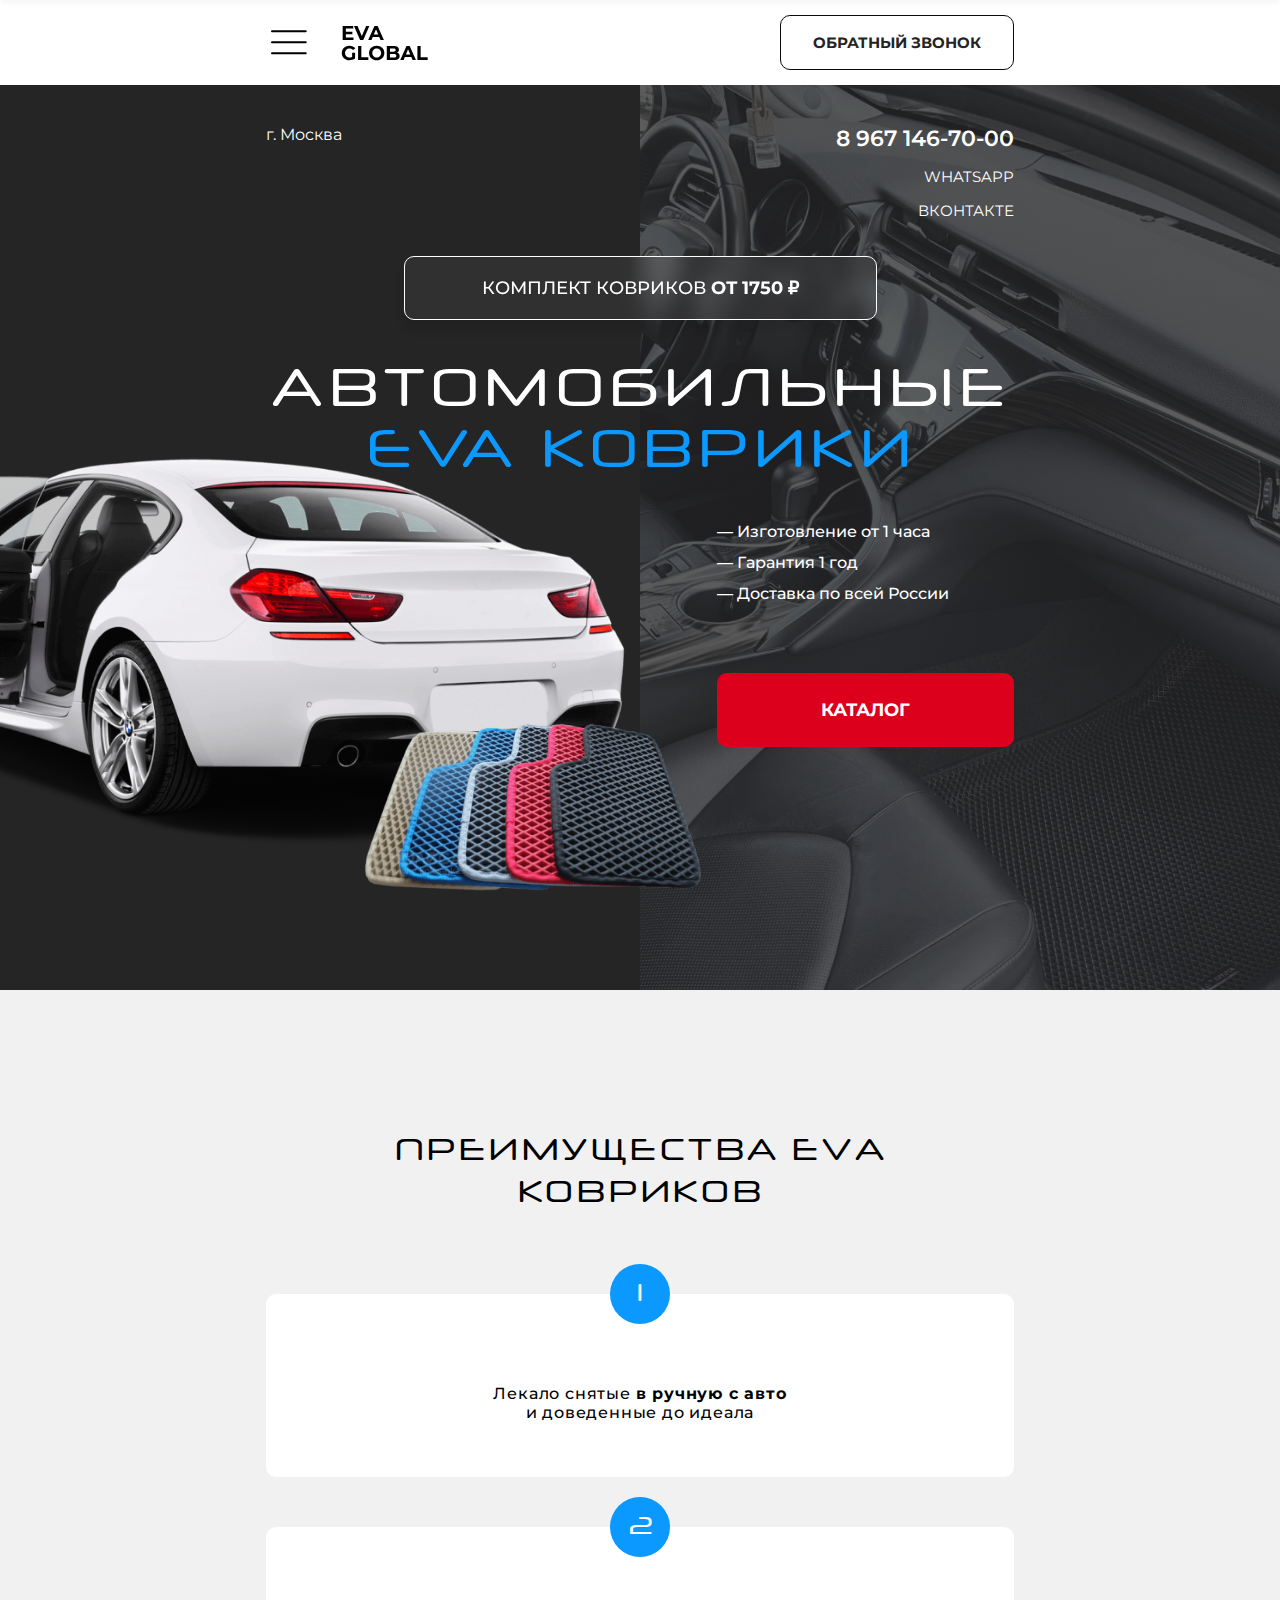
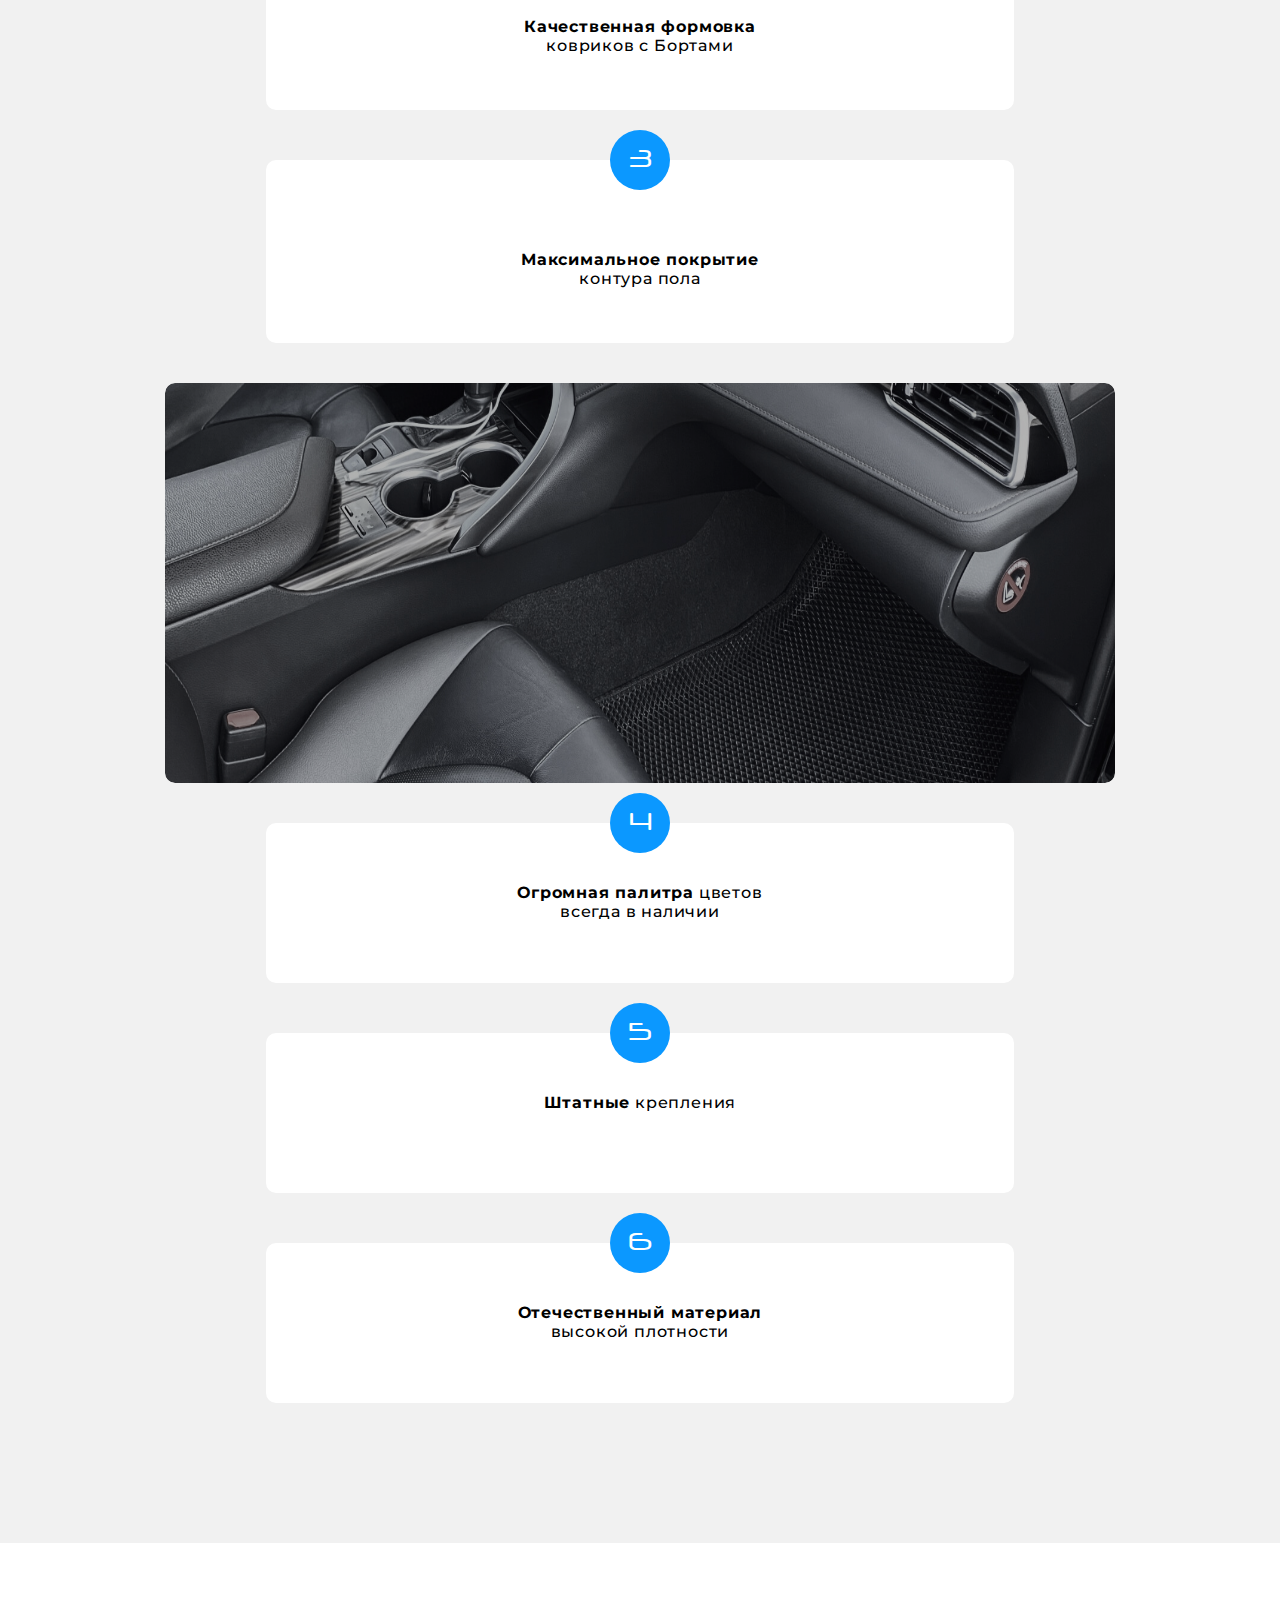
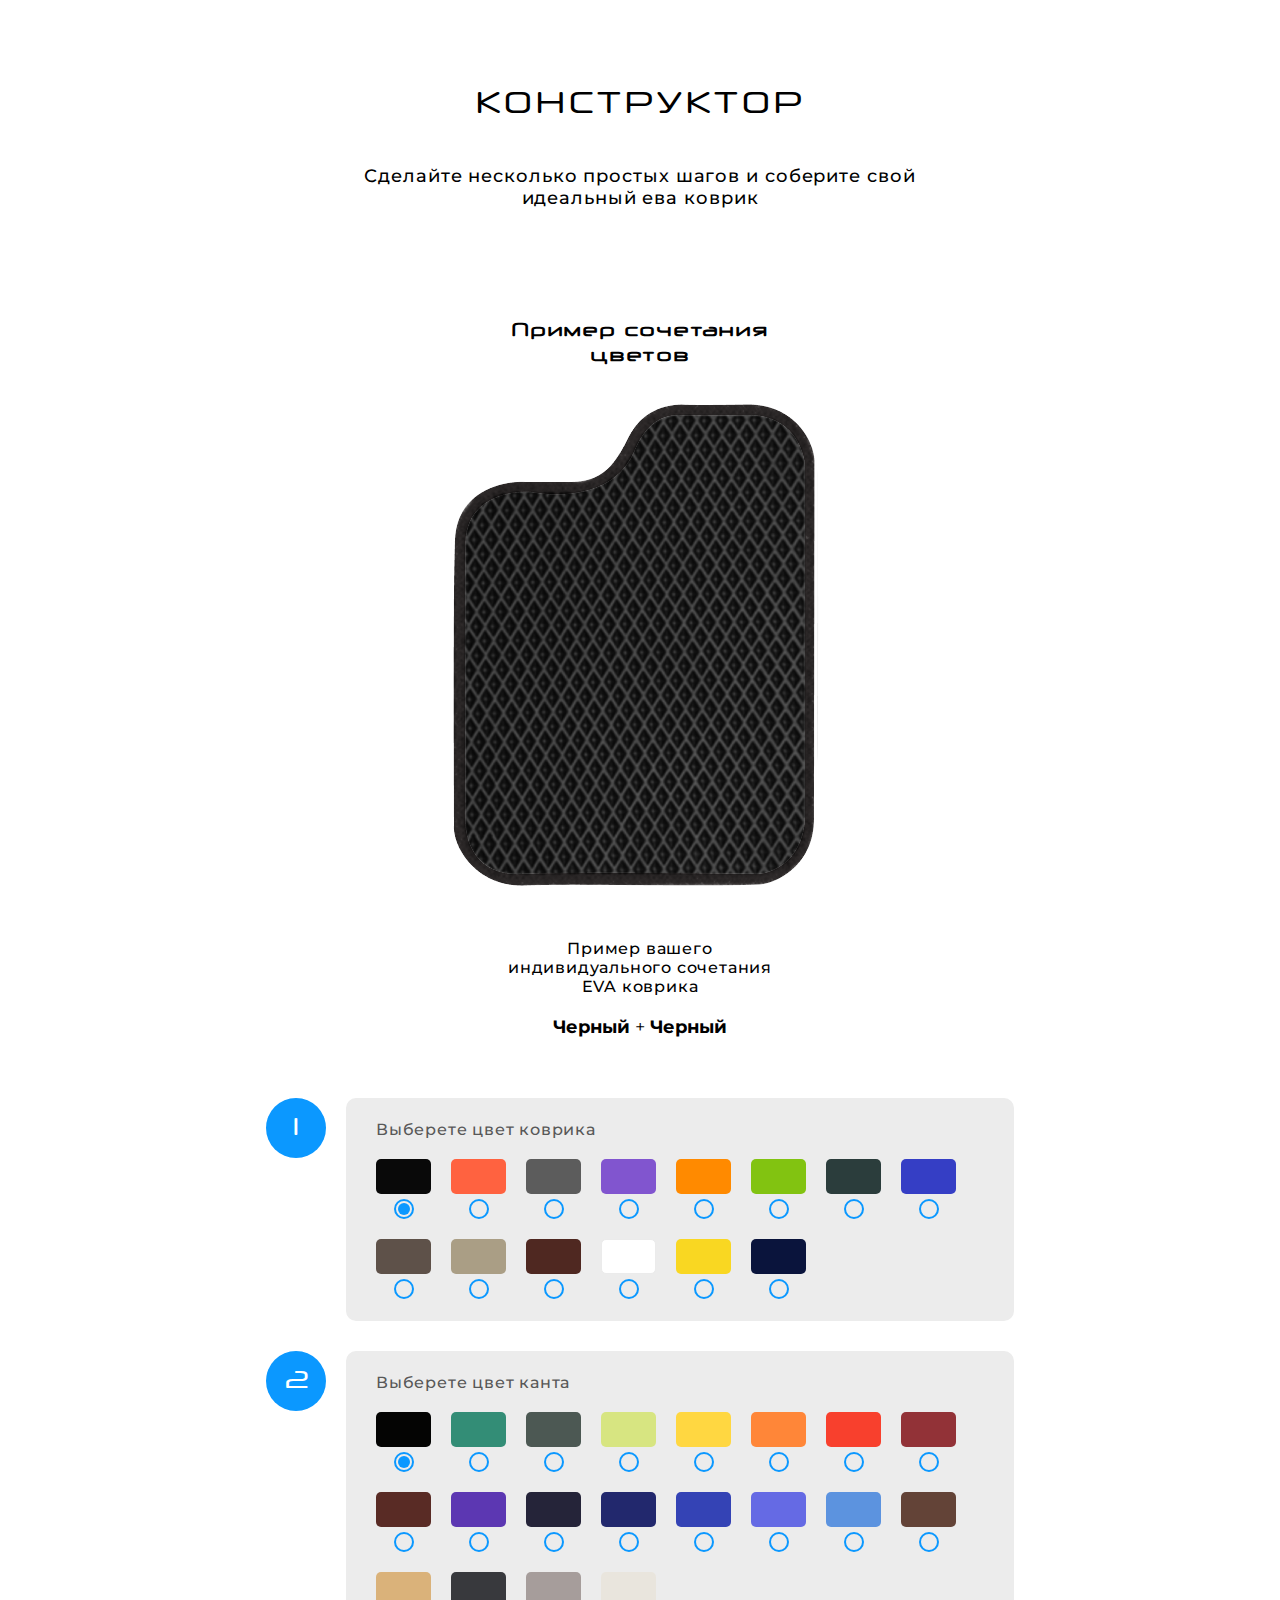
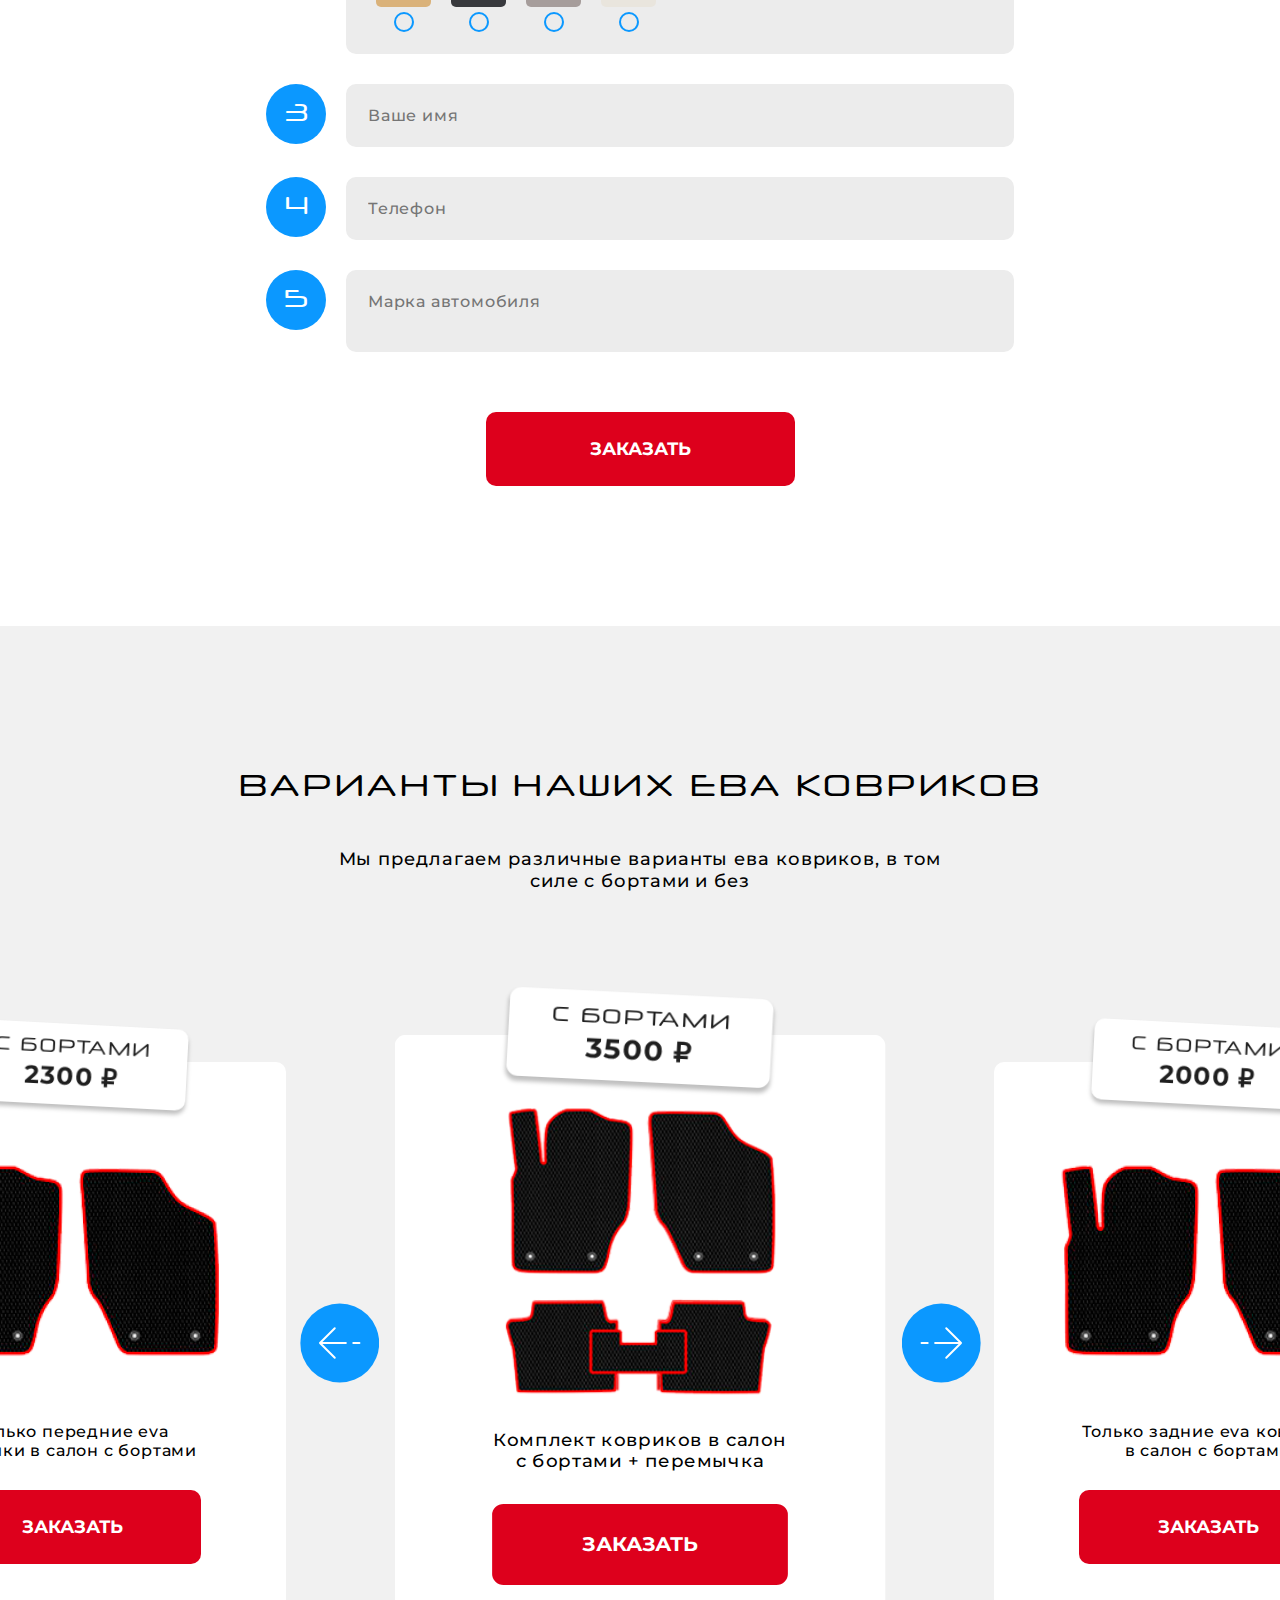
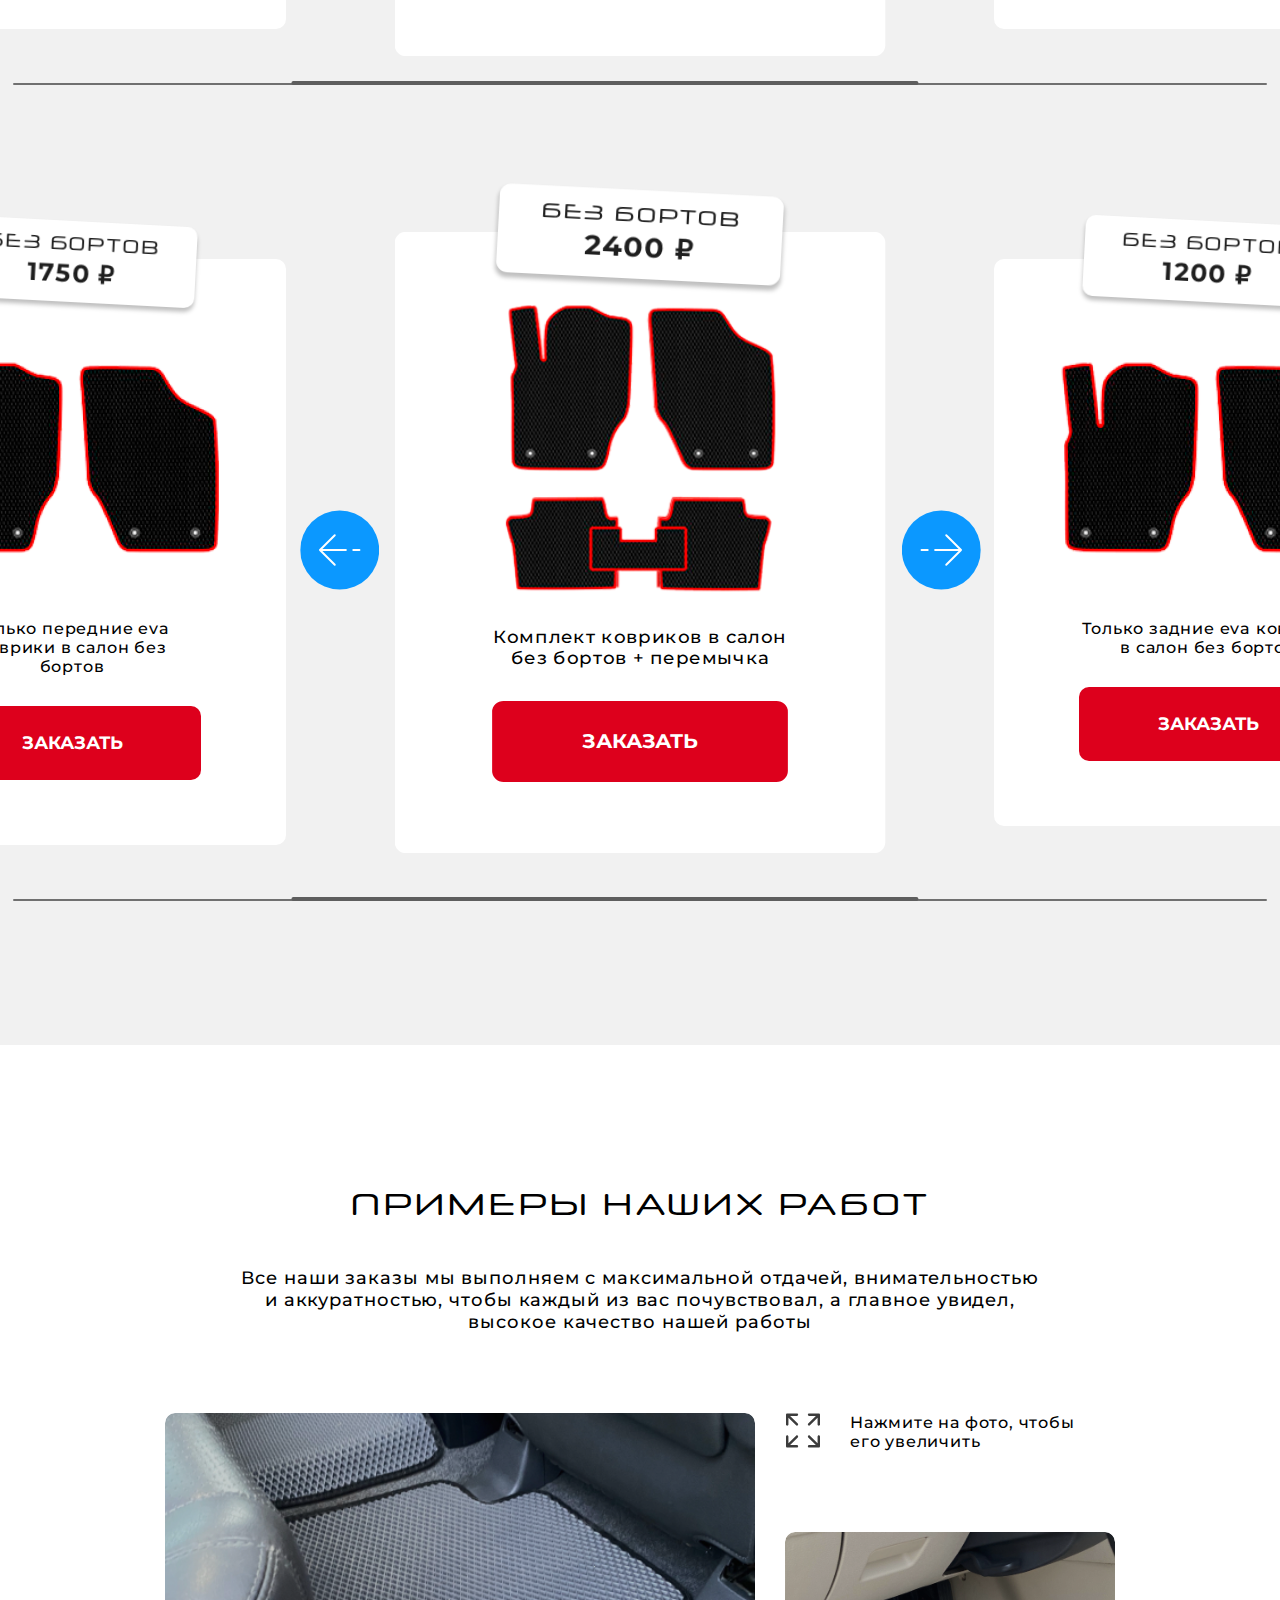
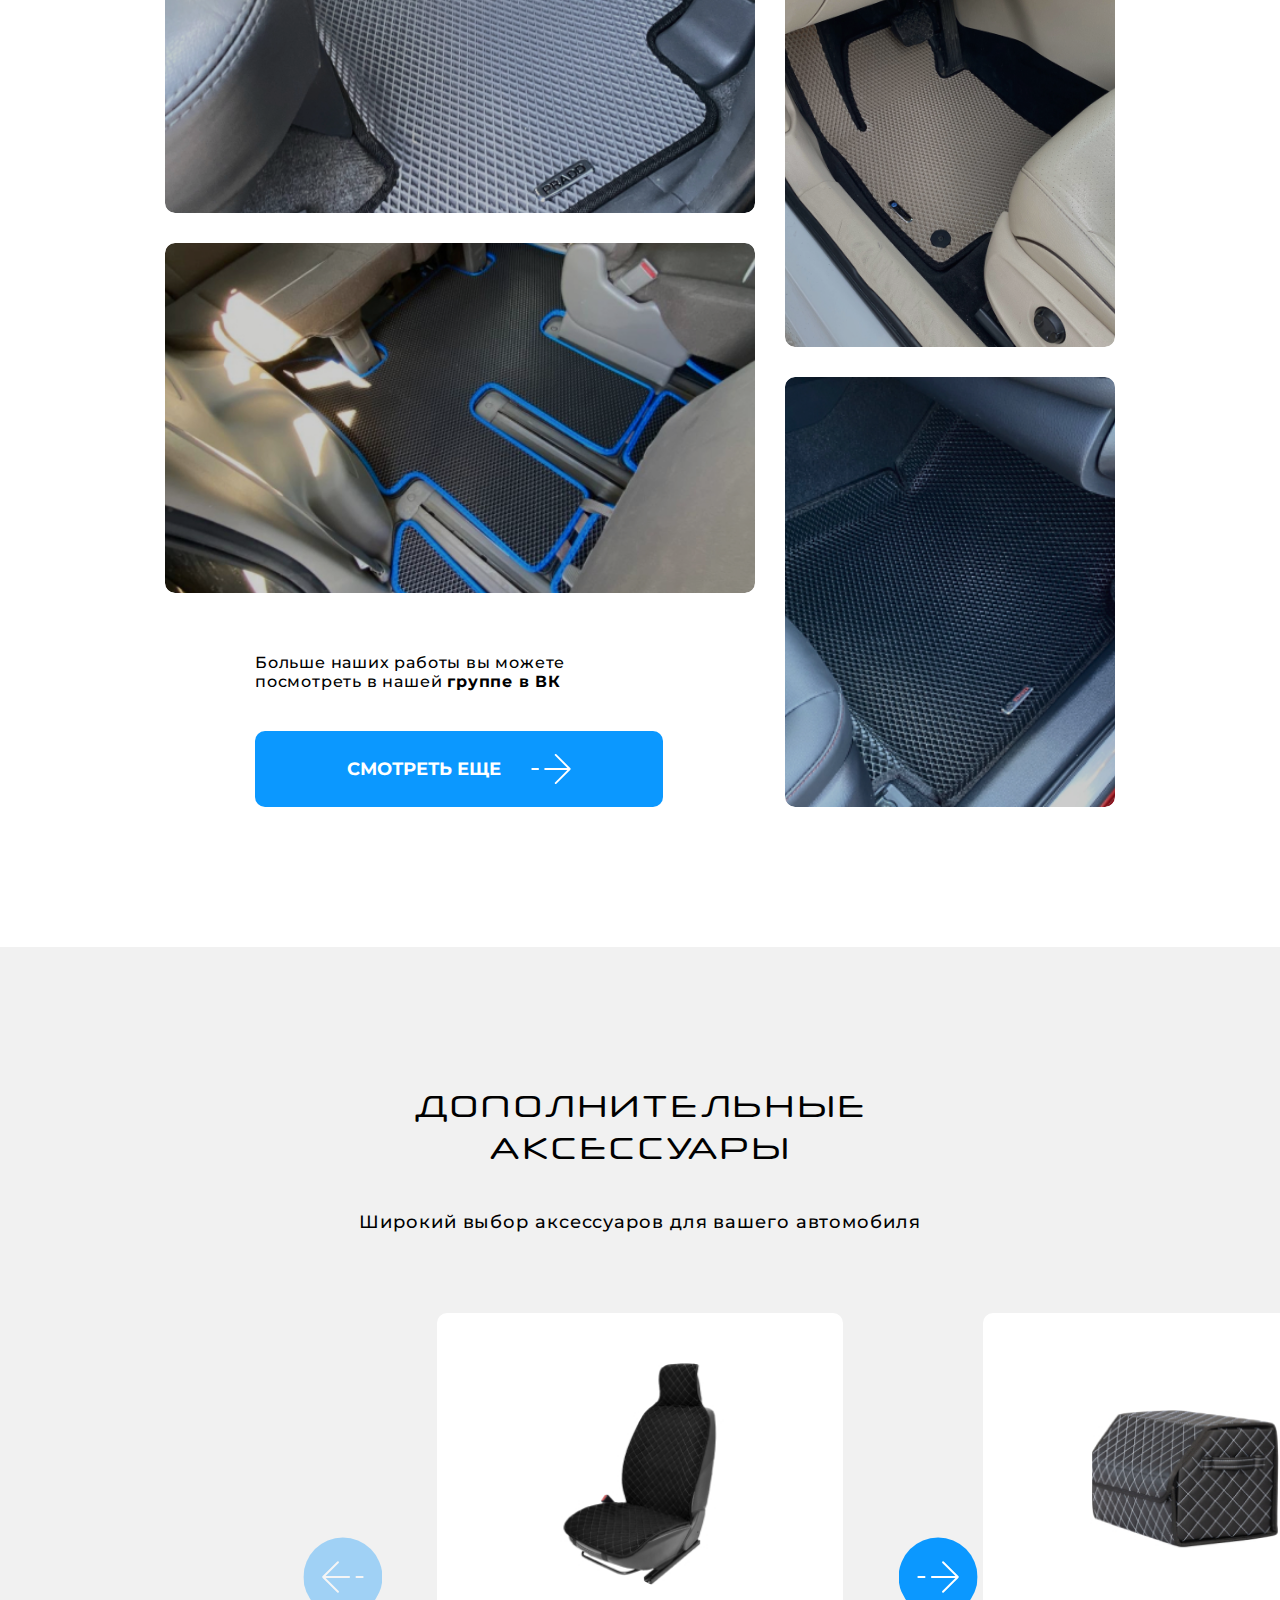
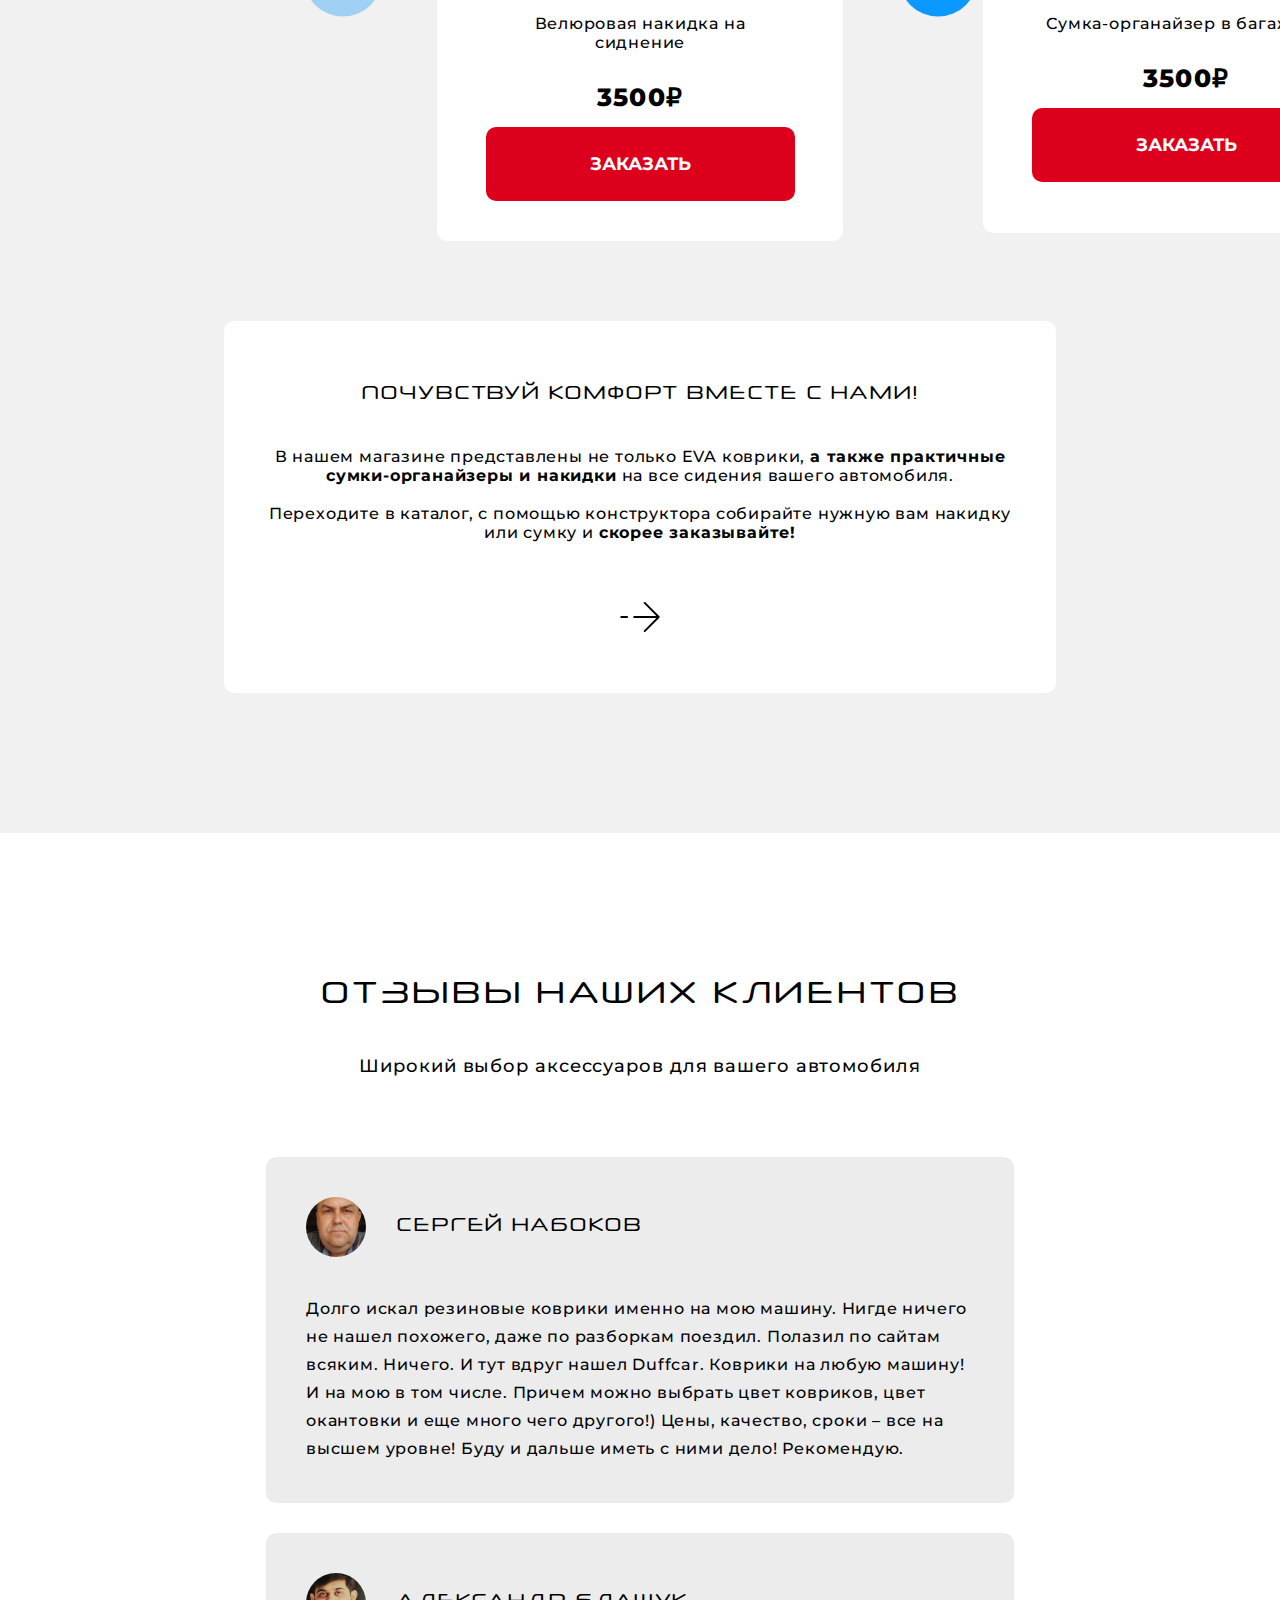
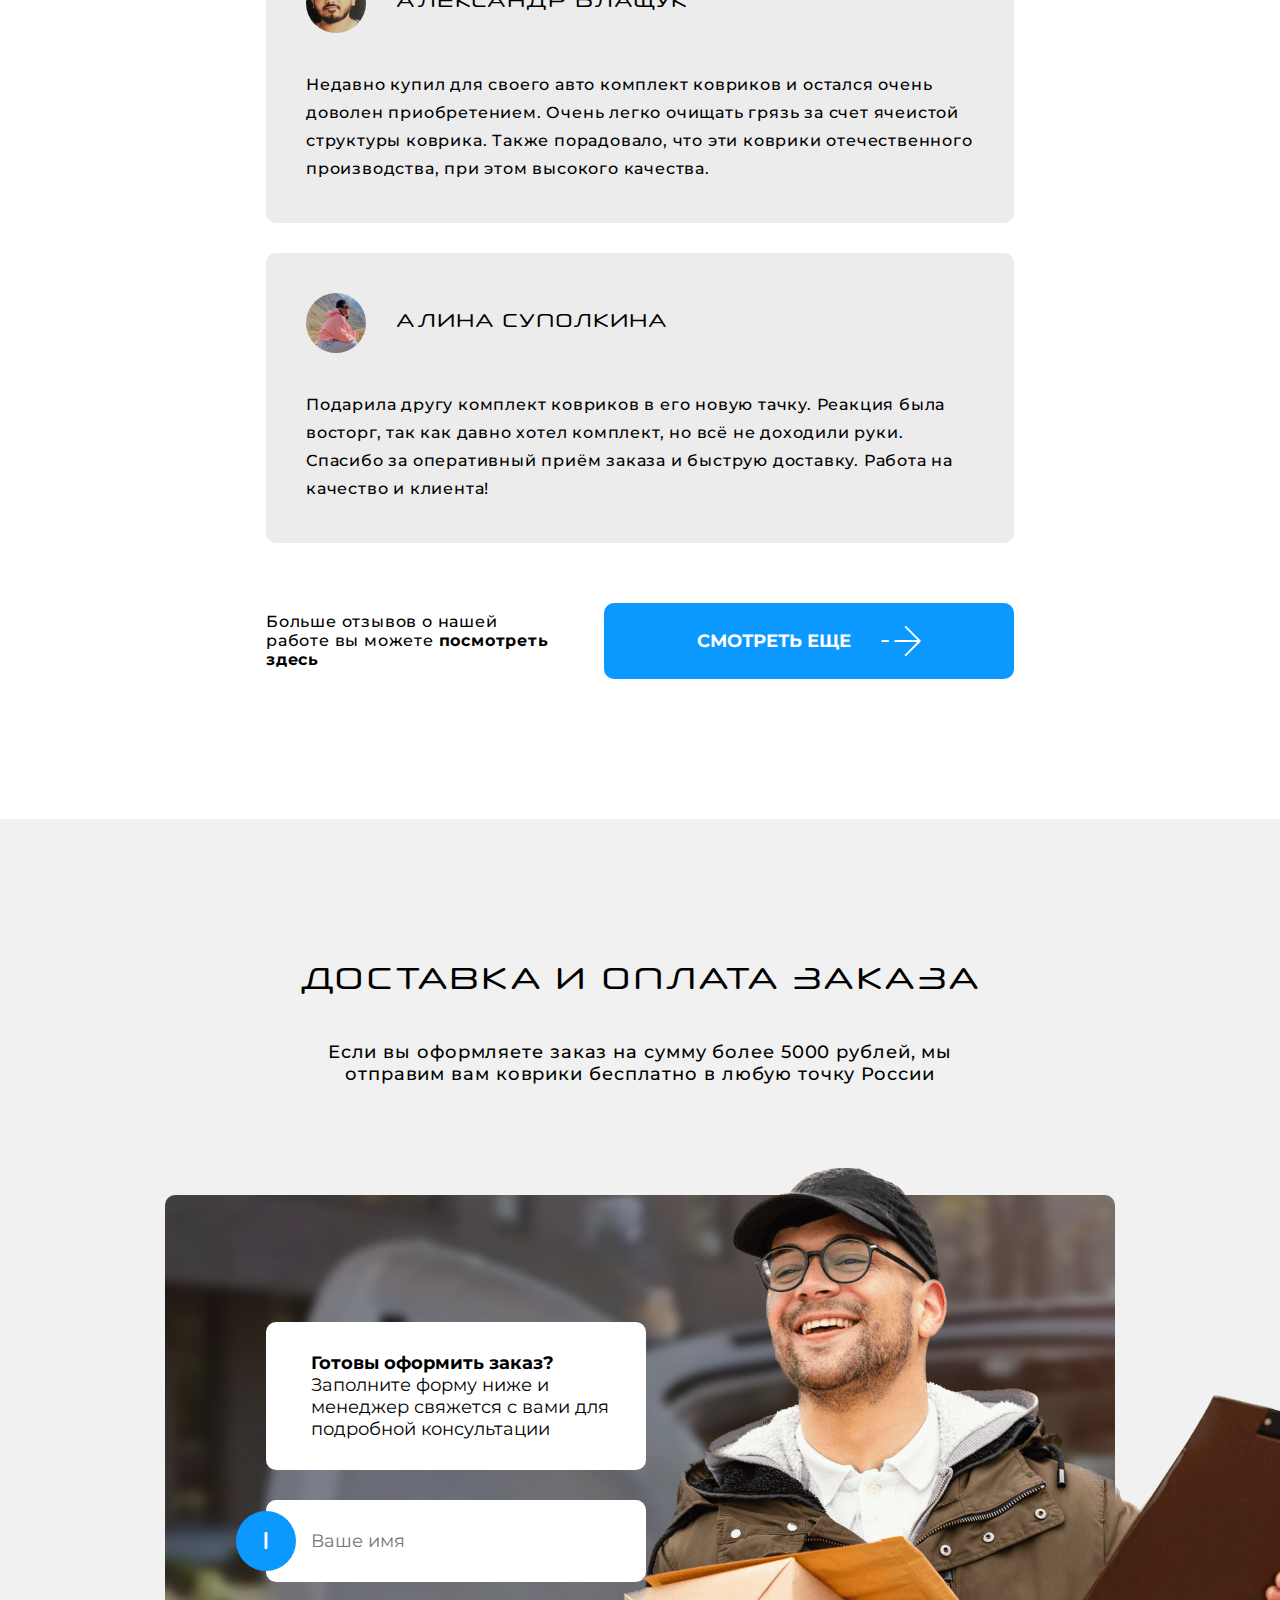
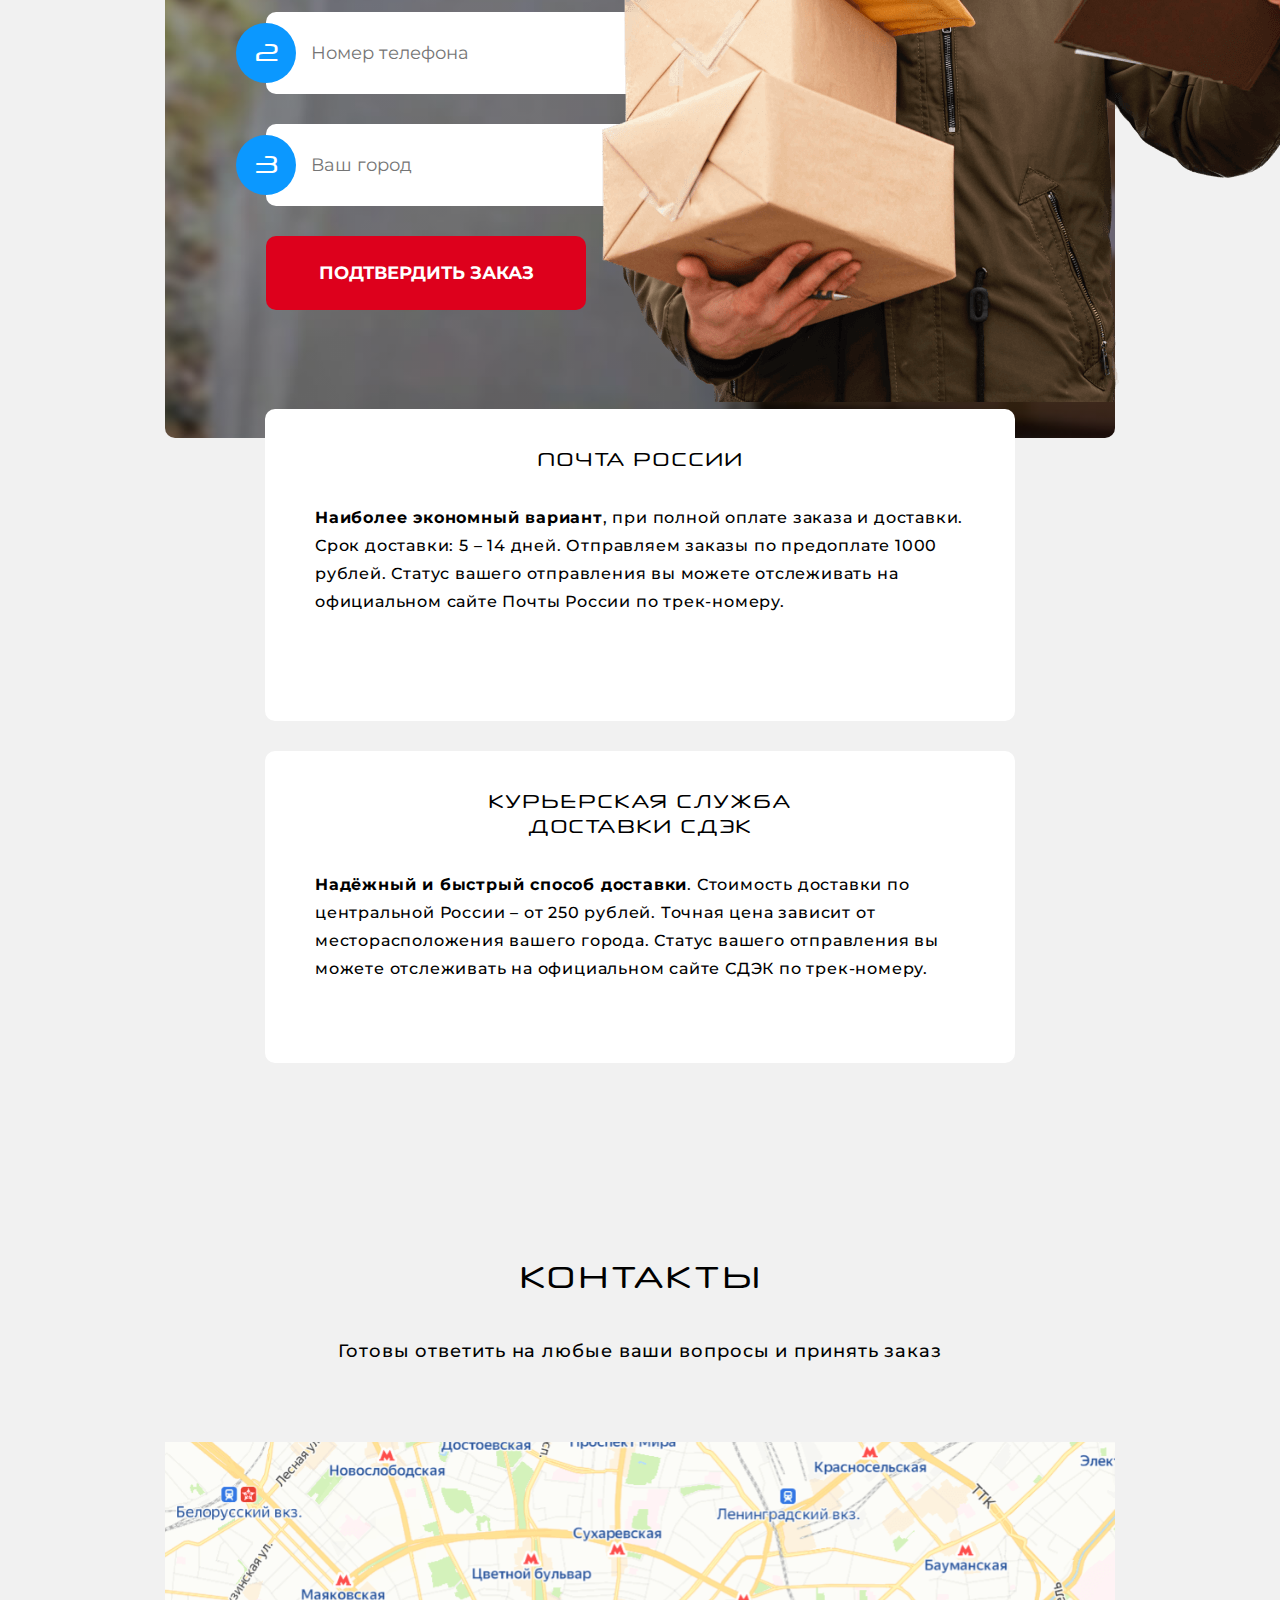
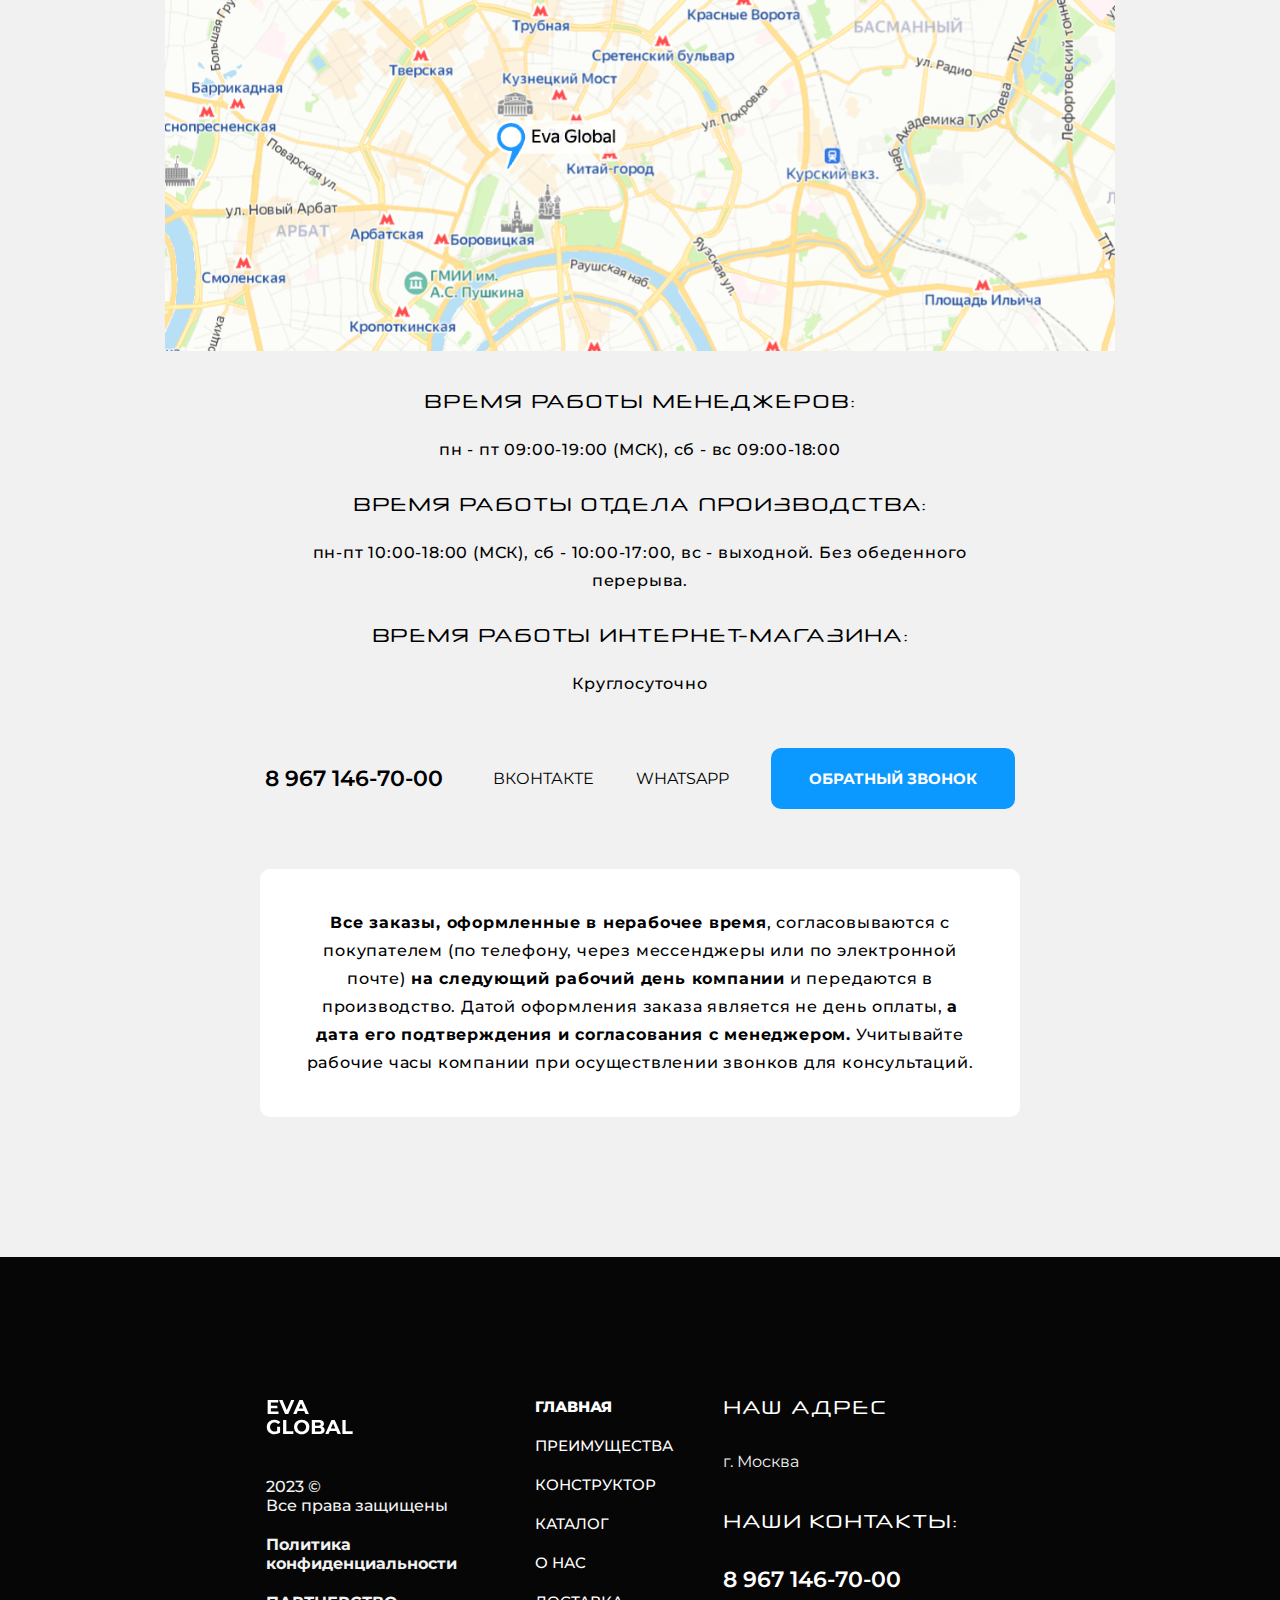
<file: index.html>
<!DOCTYPE html>
<html lang="ru">
<head>
    <meta charset="UTF-8">
    <meta name="viewport" content="width=device-width, initial-scale=1.0">
    <title>Eva Global - автомобильные EVA Коврики</title>
    
    <!-- swiper-js slider  -->
    <link rel="stylesheet" href="css/swiper-bundle.min.css"/>

    <!-- main css files  -->
    <link rel="stylesheet" href="css/reset.css">
    <link rel="stylesheet" href="css/style.css">
    <link rel="stylesheet" href="css/flexibility.css">

    <!-- favicon  -->
    <link rel="shortcut icon" href="favicon-32x32.ico" type="image/x-icon">
</head>
<body>
    <!-- Мобильное меню  -->
    <div class="mobile-menu">
        <div class="mobile-menu__column mobile-menu__column_one">
            <a href="index.html" class="mobile-menu__column_one__item active">главная</a>
            <a href="index.html#benefits" class="mobile-menu__column_one__item menu-item">преимущества</a>
            <a href="index.html#constructor" class="mobile-menu__column_one__item menu-item">конструктор</a>
            <a href="catalog.html" class="mobile-menu__column_one__item">каталог</a>
            <a href="index.html#prices" class="mobile-menu__column_one__item menu-item">цены</a>

            <a href="about.html" class="mobile-menu__column_one__item">о нас</a>
            <a href="index.html#delivery-payments" class="mobile-menu__column_one__item menu-item">доставка</a>
            <a href="index.html#contacts" class="mobile-menu__column_one__item menu-item">контакты</a>
            <a href="catalog.html" class="mobile-menu__column_one__item menu-item _red">распродажа</a>
        </div>
        <div class="mobile-menu__column mobile-menu__column_two">
            <a href="tel:89671467000" class="mobile-menu__column_two__tel">8 967 146-70-00</a>
            <a href="#" class="mobile-menu__column_two__link">вконтакте</a>
            <a href="#" class="mobile-menu__column_two__link">whatsapp</a>
            <a href="index.html#contacts" class="mobile-menu__column_two__more-soc menu-item">еще контакты</a>
        </div>
        <div class="mobile-menu__column mobile-menu__column_three">
            <p class="mobile-menu__column_three__city">г. Москва</p>
        </div>
    </div>
    <!-- Кнопка скролла наверх для мобилок  -->
    <button id="scrollToTopButton" class="scroll-to-top-button"><img src="img/icons/arrow-top.svg" alt="&#8593;"></button>
    <!-- Фиксированная шапка  -->
    <div class="header fixed-header">
        <div class="container">
            <nav class="header-menu">
                <div class="header-menu__logo-and-menu-block">
                    <button class="mobile__btn">
                        <img src="img/icons/menu-burger-icon.svg" alt="Меню">
                    </button>
                    <a href="index.html" class="logo__link">
                        <img src="img/logo.svg" alt="Eva Global">
                    </a>
                    <button class="header__tel-link openModal">
                        <img src="img/icons/tel-icon.svg" alt="Позвонить">
                    </button>
                </div>
                <ul class="header-menu__list _desktop">
                    <li class="header-menu__list__item active"><a href="index.html">главная</a></li>
                    <li class="header-menu__list__item"><a class="menu-item" href="index.html#benefits">преимущества</a></li>
                    <li class="header-menu__list__item"><a class="menu-item" href="index.html#constructor">конструктор</a></li>
                    <li class="header-menu__list__item"><a href="catalog.html">каталог</a></li>
                    <li class="header-menu__list__item"><a class="menu-item" href="index.html#prices">цены</a></li>
                    <li class="header-menu__list__item"><a href="about.html">о нас</a></li>
                    <li class="header-menu__list__item"><a class="menu-item" href="index.html#delivery-payments">доставка</a></li>
                    <li class="header-menu__list__item _red"><a href="catalog.html">распродажа</a></li>
                </ul>
                <button class="header__btn openModal">обратный звонок</button>
            </nav>
        </div>
    </div>
    <!-- Статичная шапка  -->
    <header class="header static-header">
        <div class="container">
            <nav class="header-menu">
                <div class="header-menu__logo-and-menu-block">
                    <button class="mobile__btn">
                        <img src="img/icons/menu-burger-icon.svg" alt="Меню">
                    </button>
                    <a href="index.html" class="logo__link">
                        <img src="img/logo.svg" alt="Eva Global">
                    </a>
                    <button class="header__tel-link openModal">
                        <img src="img/icons/tel-icon.svg" alt="Позвонить">
                    </button>
                </div>
                <ul class="header-menu__list _desktop">
                    <li class="header-menu__list__item active"><a href="index.html">главная</a></li>
                    <li class="header-menu__list__item"><a class="menu-item" href="index.html#benefits">преимущества</a></li>
                    <li class="header-menu__list__item"><a class="menu-item" href="index.html#constructor">конструктор</a></li>
                    <li class="header-menu__list__item"><a href="catalog.html">каталог</a></li>
                    <li class="header-menu__list__item"><a class="menu-item" href="index.html#prices">цены</a></li>
                    <li class="header-menu__list__item"><a href="about.html">о нас</a></li>
                    <li class="header-menu__list__item"><a class="menu-item" href="index.html#delivery-payments">доставка</a></li>
                    <li class="header-menu__list__item _red"><a href="catalog.html">распродажа</a></li>
                </ul>
                <button class="header__btn openModal">обратный звонок</button>
            </nav>
        </div>
    </header>
    <section class="offer">
        <div class="container">
            <div class="offer-top offer-content">
                <p class="offer-top__address">г. Москва</p>
                <div class="offer-top__contacts">
                    <a href="#" class="offer-top__contacts__social-link">вконтакте</a>
                    <a href="#" class="offer-top__contacts__social-link">whatsapp</a>
                    <a href="tel:89671467000" class="offer-top__contacts__phone-link">8 967 146-70-00</a>
                    <a href="index.html#contacts" class="offer-top__contacts__more-social menu-item">еще контакты</a>
                </div>
            </div>
            <div class="offer-main offer-content">
                <div class="offer-main__usp-item">комплект ковриков <strong>от 1750 ₽</strong></div>
                <h1 class="offer-main__title">автомобильные<br><span class="span-blue">EVA Коврики</span></h1>
                <div class="offer-main__usp-wrap">
                    <div class="offer-main__usp-wrap__block__container">
                        <div class="offer-main__usp-wrap__block">
                            <span class="offer-main__usp-wrap__block__item">—  Изготовление от 1 часа</span>
                            <span class="offer-main__usp-wrap__block__item">—  Гарантия 1 год</span>
                            <span class="offer-main__usp-wrap__block__item">—  Доставка по всей России</span>
                            <a href="catalog.html" class="offer-main__usp-wrap__block__btn btn-red">каталог</a>
                        </div>
                    </div>
                    
                </div>
            </div>
        </div>
    </section>
    <section id="benefits" class="benefits">
        <div class="container">
            <h2 class="section__title section__title_benefits">Преимущества Еvа ковриков</h2>
            <div class="benefits-wrap__block">
                <div class="benefits-wrap__block__item--wrap">
                    <span class="benefits-wrap__block__item__number _clip num-ellipse">1</span>
                    <div class="benefits-wrap__block__item _clip">
                        <p class="benefits-wrap__block__item__text">Лекало снятые <strong>в ручную с авто</strong><br> и доведенные до идеала</p>
                    </div>
                </div>
                
                <div class="benefits-wrap__block__item--wrap">
                    <span class="benefits-wrap__block__item__number _clip num-ellipse">2</span>
                    <div class="benefits-wrap__block__item _clip">
                        <p class="benefits-wrap__block__item__text"><strong>Качественная формовка</strong><br> ковриков с Бортами</p>
                    </div>
                </div>
                <div class="benefits-wrap__block__item--wrap">
                    <span class="benefits-wrap__block__item__number _clip num-ellipse">3</span>
                    <div class="benefits-wrap__block__item _clip">
                        <p class="benefits-wrap__block__item__text"><strong>Максимальное покрытие</strong><br> контура пола</p>
                    </div>
                </div>
            </div>
        </div>

        <div class="container-second _full-w">
            <div class="benefits-wrap__img-block">
                <img src="img/benefits-img.jpg" alt="Преимущества Еvа ковриков">
            </div>
        </div>
        

        <div class="container">
            <div class="benefits-wrap__block">
                <div class="benefits-wrap__block__item--wrap">
                    <span class="benefits-wrap__block__item__number num-ellipse">4</span>
                    <div class="benefits-wrap__block__item">
                        <p class="benefits-wrap__block__item__text"><strong>Огромная палитра</strong> цветов<br>всегда в наличии</p>
                    </div>
                </div>
                
                <div class="benefits-wrap__block__item--wrap">
                    <span class="benefits-wrap__block__item__number num-ellipse">5</span>
                    <div class="benefits-wrap__block__item">
                        <p class="benefits-wrap__block__item__text"><strong>Штатные</strong> крепления</p>
                    </div>
                </div>

                <div class="benefits-wrap__block__item--wrap">
                    <span class="benefits-wrap__block__item__number num-ellipse">6</span>
                    <div class="benefits-wrap__block__item">
                        <p class="benefits-wrap__block__item__text"><strong>Отечественный материал</strong><br>высокой плотности</p>
                    </div>
                </div>
            </div>
        </div>
    </section>
    <section id="constructor" class="constructor">
        <div class="container">
            <h2 class="section__title">конструктор</h2>
            <p class="section__text section__text_constructor">Сделайте несколько простых шагов и соберите свой идеальный ева коврик</p>
            <div class="constructor-wrap">
                <div class="constructor-wrap__result--wrap">
                    <p class="constructor-wrap__result__text"><strong>Пример сочетания цветов</strong></p>
                    <div class="constructor-wrap__result">
                        <div class="constructor-wrap__result__cant colorCantBlack"></div>
                        <div class="constructor-wrap__result__body colorBlack"></div>
                    </div>
                    <p class="constructor-wrap__result__text">Пример вашего индивидуального сочетания EVA коврика</p>
                    <div><span id="colorBodyOutput" class="colorBodyOutput">Черный</span> + <span id="colorCantOutput" class="colorCantOutput">Черный</span></div>
                </div>
                

                <form id="carForm" action="#" class="constructor-wrap__options">
                    
                    <!-- Выбор цвета коврика ПК  -->
                    <div class="constructor-wrap__options__item _desktop constructor-wrap__options__item_colors">
                        <span class="num-ellipse">1</span>
                        <div class="constructor-wrap__options__item_colors__block">
                            <p class="constructor-wrap__options__item_colors__block__title">Выберете цвет коврика</p>
                            <div class="constructor-wrap__options__item_colors__block__wrap">

                                <div class="constructor-wrap__options__item__color-option">
                                    <label class="color-option _black" for="colorBlack"></label>
                                    <input class="radio color-btn" data-color="colorBlack" type="radio" id="colorBlack" name="colorBody" value="Черный" checked>
                                    <span class="custom-radio"></span>
                                </div>

                                <div class="constructor-wrap__options__item__color-option">
                                    <label class="color-option _peachy" for="colorPeachy"></label>
                                    <input class="radio color-btn" data-color="colorPeachy" type="radio" id="colorPeachy" name="colorBody" value="Красный">
                                    <span class="custom-radio"></span>
                                </div>

                                
                                <div class="constructor-wrap__options__item__color-option">
                                    <label class="color-option _darken-gray" for="colorDarkenGray"></label>
                                    <input class="radio color-btn" data-color="colorDarkenGray" type="radio" id="colorDarkenGray" name="colorBody" value="Серый">
                                    <span class="custom-radio"></span>
                                </div>


                                <div class="constructor-wrap__options__item__color-option">
                                    <label class="color-option _purple" for="colorPurple"></label>
                                    <input class="radio color-btn" data-color="colorPurple" type="radio" id="colorPurple" name="colorBody" value="Фиолетовый">
                                    <span class="custom-radio"></span>
                                </div>
        

                                <div class="constructor-wrap__options__item__color-option">
                                    <label class="color-option _orange" for="colorOrange"></label>
                                    <input class="radio color-btn" data-color="colorOrange" type="radio" id="colorOrange" name="colorBody" value="Оранжевый">
                                    <span class="custom-radio"></span>
                                </div>

                                <div class="constructor-wrap__options__item__color-option">
                                    <label class="color-option _light-green" for="colorLightGreen"></label>
                                    <input class="radio color-btn" data-color="colorLightGreen" type="radio" id="colorLightGreen" name="colorBody" value="Зеленый">
                                    <span class="custom-radio"></span>
                                </div>

                                <div class="constructor-wrap__options__item__color-option">
                                    <label class="color-option _dark-green" for="colorDarkGreen"></label>
                                    <input class="radio color-btn" data-color="colorDarkGreen" type="radio" id="colorDarkGreen" name="colorBody" value="Темно-зеленый">
                                    <span class="custom-radio"></span>
                                </div>

                                <div class="constructor-wrap__options__item__color-option">
                                    <label class="color-option _blue" for="colorBlue"></label>
                                    <input class="radio color-btn" data-color="colorBlue" type="radio" id="colorBlue" name="colorBody" value="Синий">
                                    <span class="custom-radio"></span>
                                </div>

                                <div class="constructor-wrap__options__item__color-option">
                                    <label class="color-option _light-brownish-gray" for="colorLightBrownishGray"></label>
                                    <input class="radio color-btn" data-color="colorLightBrownishGray" type="radio" id="colorLightBrownishGray" name="colorBody" value="Коричневый">
                                    <span class="custom-radio"></span>
                                </div>
        
                                <div class="constructor-wrap__options__item__color-option">
                                    <label class="color-option _light-beige" for="colorLightBeige"></label>
                                    <input class="radio color-btn" data-color="colorLightBeige" type="radio" id="colorLightBeige" name="colorBody" value="Бежевый">
                                    <span class="custom-radio"></span>
                                </div>
        
        
                                <div class="constructor-wrap__options__item__color-option">
                                    <label class="color-option _dark-brown" for="colorDarkBrown"></label>
                                    <input class="radio color-btn" data-color="colorDarkBrown" type="radio" id="colorDarkBrown" name="colorBody" value="Бордовый">
                                    <span class="custom-radio"></span>
                                </div>

                                <div class="constructor-wrap__options__item__color-option">
                                    <label class="color-option _white" for="colorWhite"></label>
                                    <input class="radio color-btn" data-color="colorWhite" type="radio" id="colorWhite" name="colorBody" value="Белый">
                                    <span class="custom-radio"></span>
                                </div>

                                <div class="constructor-wrap__options__item__color-option">
                                    <label class="color-option _yellow" for="colorYellow"></label>
                                    <input class="radio color-btn" data-color="colorYellow" type="radio" id="colorYellow" name="colorBody" value="Желтый">
                                    <span class="custom-radio"></span>
                                </div>
        
        
                                <div class="constructor-wrap__options__item__color-option">
                                    <label class="color-option _dark-blue" for="colorDarkBlue"></label>
                                    <input class="radio color-btn" data-color="colorDarkBlue" type="radio" id="colorDarkBlue" name="colorBody" value="Темно-синий">
                                    <span class="custom-radio"></span>
                                </div>

                            </div>
                        </div>
                    </div>
                    
                    <!-- Выбор цвета канта ПК  -->
                    <div class="constructor-wrap__options__item _desktop constructor-wrap__options__item_colors">
                        <span class="num-ellipse">2</span>
                        <div class="constructor-wrap__options__item_colors__block">
                            <p class="constructor-wrap__options__item_colors__block__title">Выберете цвет канта</p>
                            <div class="constructor-wrap__options__item_colors__block__wrap">

                                <div class="constructor-wrap__options__item__color-option">
                                    <label class="color-option _cant-black" for="colorCantBlack"></label>
                                    <input class="radio color-cant-btn" data-color="colorCantBlack" type="radio" id="colorCantBlack" name="colorCant" value="Черный" checked>
                                    <span class="custom-radio"></span>
                                </div>

                                <div class="constructor-wrap__options__item__color-option">
                                    <label class="color-option _cant-chartreuse" for="colorCantСhartreuse"></label>
                                    <input class="radio color-cant-btn" data-color="colorCantСhartreuse" type="radio" id="colorCantСhartreuse" name="colorCant" value="Ярко-зелёный">
                                    <span class="custom-radio"></span>
                                </div>
                                
                                <div class="constructor-wrap__options__item__color-option">
                                    <label class="color-option _cant-feldgrau" for="colorCantFeldgrau"></label>
                                    <input class="radio color-cant-btn" data-color="colorCantFeldgrau" type="radio" id="colorCantFeldgrau" name="colorCant" value="Темно-зелёный">
                                    <span class="custom-radio"></span>
                                </div>

                                <div class="constructor-wrap__options__item__color-option">
                                    <label class="color-option _cant-light-yellow" for="colorCantLightYellow"></label>
                                    <input class="radio color-cant-btn" data-color="colorCantLightYellow" type="radio" id="colorCantLightYellow" name="colorCant" value="Салатовый">
                                    <span class="custom-radio"></span>
                                </div>

                                <div class="constructor-wrap__options__item__color-option">
                                    <label class="color-option _cant-yellow" for="colorCantYellow"></label>
                                    <input class="radio color-cant-btn" data-color="colorCantYellow" type="radio" id="colorCantYellow" name="colorCant" value="Желтый">
                                    <span class="custom-radio"></span>
                                </div>

                                <div class="constructor-wrap__options__item__color-option">
                                    <label class="color-option _cant-orange" for="colorCantOrange"></label>
                                    <input class="radio color-cant-btn" data-color="colorCantOrange" type="radio" id="colorCantOrange" name="colorCant" value="Оранжевый">
                                    <span class="custom-radio"></span>
                                </div>

                                <div class="constructor-wrap__options__item__color-option">
                                    <label class="color-option _cant-red" for="colorCantRed"></label>
                                    <input class="radio color-cant-btn" data-color="colorCantRed" type="radio" id="colorCantRed" name="colorCant" value="Красный">
                                    <span class="custom-radio"></span>
                                </div>

                                <div class="constructor-wrap__options__item__color-option">
                                    <label class="color-option _cant-maroon" for="colorCantMaroon"></label>
                                    <input class="radio color-cant-btn" data-color="colorCantMaroon" type="radio" id="colorCantMaroon" name="colorCant" value="Бордовый">
                                    <span class="custom-radio"></span>
                                </div>

                                <div class="constructor-wrap__options__item__color-option">
                                    <label class="color-option _cant-dark-brown" for="colorCantDarkBrown"></label>
                                    <input class="radio color-cant-btn" data-color="colorCantDarkBrown" type="radio" id="colorCantDarkBrown" name="colorCant" value="Темно-бордовый">
                                    <span class="custom-radio"></span>
                                </div>

                                <div class="constructor-wrap__options__item__color-option">
                                    <label class="color-option _cant-purple" for="colorCantPurple"></label>
                                    <input class="radio color-cant-btn" data-color="colorCantPurple" type="radio" id="colorCantPurple" name="colorCant" value="Фиолетовый">
                                    <span class="custom-radio"></span>
                                </div>

                                <div class="constructor-wrap__options__item__color-option">
                                    <label class="color-option _cant-light-black" for="colorCantLightBlack"></label>
                                    <input class="radio color-cant-btn" data-color="colorCantLightBlack" type="radio" id="colorCantLightBlack" name="colorCant" value="Темно-синий">
                                    <span class="custom-radio"></span>
                                </div>

                                <div class="constructor-wrap__options__item__color-option">
                                    <label class="color-option _cant-dark-blue" for="colorCantDarkBlue"></label>
                                    <input class="radio color-cant-btn" data-color="colorCantDarkBlue" type="radio" id="colorCantDarkBlue" name="colorCant" value="Синий">
                                    <span class="custom-radio"></span>
                                </div>
                                

                                <div class="constructor-wrap__options__item__color-option">
                                    <label class="color-option _cant-blue" for="colorCantBlue"></label>
                                    <input class="radio color-cant-btn" data-color="colorCantBlue" type="radio" id="colorCantBlue" name="colorCant" value="Ярко-синий">
                                    <span class="custom-radio"></span>
                                </div>

                                <div class="constructor-wrap__options__item__color-option">
                                    <label class="color-option _cant-lilac" for="colorCantLilac"></label>
                                    <input class="radio color-cant-btn" data-color="colorCantLilac" type="radio" id="colorCantLilac" name="colorCant" value="Лиловый">
                                    <span class="custom-radio"></span>
                                </div>

                                <div class="constructor-wrap__options__item__color-option">
                                    <label class="color-option _cant-celestial" for="colorCantCelestial"></label>
                                    <input class="radio color-cant-btn" data-color="colorCantCelestial" type="radio" id="colorCantCelestial" name="colorCant" value="Голубой">
                                    <span class="custom-radio"></span>
                                </div>

                                <div class="constructor-wrap__options__item__color-option">
                                    <label class="color-option _cant-brown" for="colorCantBrown"></label>
                                    <input class="radio color-cant-btn" data-color="colorCantBrown" type="radio" id="colorCantBrown" name="colorCant" value="Коричневый">
                                    <span class="custom-radio"></span>
                                </div>

                                <div class="constructor-wrap__options__item__color-option">
                                    <label class="color-option _cant-yellowish-gray" for="colorCantYellowishGray"></label>
                                    <input class="radio color-cant-btn" data-color="colorCantYellowishGray" type="radio" id="colorCantYellowishGray" name="colorCant" value="Бежевый">
                                    <span class="custom-radio"></span>
                                </div>

                                <div class="constructor-wrap__options__item__color-option">
                                    <label class="color-option _cant-granite-gray" for="colorCantGraniteGray"></label>
                                    <input class="radio color-cant-btn" data-color="colorCantGraniteGray" type="radio" id="colorCantGraniteGray" name="colorCant" value="Темно-серый">
                                    <span class="custom-radio"></span>
                                </div>

                                <div class="constructor-wrap__options__item__color-option">
                                    <label class="color-option _cant-pearlescent-light-gray" for="colorCantPearlescentLightGray"></label>
                                    <input class="radio color-cant-btn" data-color="colorCantPearlescentLightGray" type="radio" id="colorCantPearlescentLightGray" name="colorCant" value="Светло-серый">
                                    <span class="custom-radio"></span>
                                </div>

                                <div class="constructor-wrap__options__item__color-option">
                                    <label class="color-option _cant-timber-wolf" for="colorCantTimberWolf"></label>
                                    <input class="radio color-cant-btn" data-color="colorCantTimberWolf" type="radio" id="colorCantTimberWolf" name="colorCant" value="Белый">
                                    <span class="custom-radio"></span>
                                </div>

                                




                            </div>
                        </div>
                    </div>

                    <div class="constructor-wrap__options__item _input">
                        <span class="num-ellipse">3</span>
                        <input class="constructor__input" type="text" placeholder="Ваше имя" name="user_name">
                    </div>

                    <div class="constructor-wrap__options__item _input">
                        <span class="num-ellipse">4</span>
                        <input class="constructor__input" type="text" placeholder="Телефон" name="user_phone">
                    </div>

                    <div class="constructor-wrap__options__item _input">
                        <span class="num-ellipse">5</span>
                        <textarea class="constructor__input" name="mark" id="mark" placeholder="Марка автомобиля" name="user_car_mark"></textarea>
                    </div>
                    


                    <button type="submit" class="btn-red constructor-wrap__options__btn">заказать</button>
                    <!-- <div id="modalConstructor" class="modal">
                        <div class="modal-content">
                            <span id="modalConstructorClose" class="modal-close"><img src="img/icons/modal-close-icon.svg" alt="X"></span>
                            <h2 class="section__title section__title_modal">Спасибо за вашу заявку!</h2>
                            <p class="modal__policy-text">С вами свяжется наш оператор</p>
                        </div>
                    </div> -->
                </form>

            </div>
        </div>
    </section>
    <section id="prices" class="car-mats-categoryes">
        <div class="container-second">
            <h2 class="section__title">варианты наших ева ковриков</h2>
            <p class="section__text section__text_car-mats-categoryes">Мы предлагаем различные варианты ева ковриков, в том силе с бортами и без</p>
        </div>
        <div class="container-slider">
            <div class="car-mats-categoryes__slider deafult-slider swiper">
                <div class="swiper-wrapper">
                    <div class="car-mats-categoryes__slider__item swiper-slide">
                        <p class="car-mats-categoryes__slider__item__price-tag">с бортами<br><span>2300 ₽</span></p>
                        <div class="car-mats-categoryes__slider__item__img-wrap">
                            <img src="img/car-carpets-img/with-sides/with-sides-1.png" alt="123">
                        </div>
                        <p class="car-mats-categoryes__slider__item__text">Только передние eva коврики в салон с бортами</p>
                        <button class="btn-red car-mats-categoryes__slider__item__btn openModalSliderOrder">заказать</button>
                    </div>
                    

                    <div class="car-mats-categoryes__slider__item swiper-slide">
                        <p class="car-mats-categoryes__slider__item__price-tag">с бортами<br><span>3500 ₽</span></p>
                        <div class="car-mats-categoryes__slider__item__img-wrap">
                            <img src="img/car-carpets-img/with-sides/with-sides-4.png" alt="123">
                        </div>
                        <p class="car-mats-categoryes__slider__item__text">Комплект ковриков в салон c бортами + перемычка</p>
                        <button class="btn-red car-mats-categoryes__slider__item__btn openModalSliderOrder">заказать</button>
                    </div>


                    <div class="car-mats-categoryes__slider__item swiper-slide">
                        <p class="car-mats-categoryes__slider__item__price-tag">с бортами<br><span>2000 ₽</span></p>
                        <div class="car-mats-categoryes__slider__item__img-wrap">
                            <img src="img/car-carpets-img/with-sides/with-sides-3.png" alt="123">
                        </div>
                        <p class="car-mats-categoryes__slider__item__text">Только задние eva коврики в салон с бортами</p>
                        <button class="btn-red car-mats-categoryes__slider__item__btn openModalSliderOrder">заказать</button>
                    </div>
                    

                    

                    <div class="car-mats-categoryes__slider__item swiper-slide">
                        <p class="car-mats-categoryes__slider__item__price-tag">с бортами<br><span>5800 ₽</span></p>
                        <div class="car-mats-categoryes__slider__item__img-wrap">
                            <img src="img/car-carpets-img/with-sides/with-sides-5.png" alt="123">
                        </div>
                        <p class="car-mats-categoryes__slider__item__text">Комплект ковриков в салон с бортами + багажник</p>
                        <button class="btn-red car-mats-categoryes__slider__item__btn openModalSliderOrder">заказать</button>
                    </div>
                
                </div>

                <div class="swiper-button-prev"></div>
                <div class="swiper-button-next"></div>

                <div class="swiper-scrollbar"></div>
            </div>

            <div class="car-mats-categoryes__slider deafult-slider swiper">

                <div class="swiper-wrapper">
                    <div class="car-mats-categoryes__slider__item swiper-slide">
                        <p class="car-mats-categoryes__slider__item__price-tag">без бортов<br><span>1750 ₽</span></p>
                        <div class="car-mats-categoryes__slider__item__img-wrap">
                            <img src="img/car-carpets-img/without-sides/without-sides-1.png" alt="123">
                        </div>
                        <p class="car-mats-categoryes__slider__item__text">Только передние eva коврики в салон без бортов</p>
                        <button class="btn-red car-mats-categoryes__slider__item__btn openModalSliderOrder">заказать</button>
                    </div>


                    <div class="car-mats-categoryes__slider__item swiper-slide">
                        <p class="car-mats-categoryes__slider__item__price-tag">без бортов<br><span>2400 ₽</span></p>
                        <div class="car-mats-categoryes__slider__item__img-wrap">
                            <img src="img/car-carpets-img/without-sides/without-sides-4.png" alt="123">
                        </div>
                        <p class="car-mats-categoryes__slider__item__text">Комплект ковриков в салон без бортов + перемычка</p>
                        <button class="btn-red car-mats-categoryes__slider__item__btn openModalSliderOrder">заказать</button>
                    </div>


                    <div class="car-mats-categoryes__slider__item swiper-slide">
                        <p class="car-mats-categoryes__slider__item__price-tag">без бортов<br><span>1200 ₽</span></p>
                        <div class="car-mats-categoryes__slider__item__img-wrap">
                            <img src="img/car-carpets-img/without-sides/without-sides-3.png" alt="123">
                        </div>
                        <p class="car-mats-categoryes__slider__item__text">Только задние eva коврики в салон без бортов</p>
                        <button class="btn-red car-mats-categoryes__slider__item__btn openModalSliderOrder">заказать</button>
                    </div>
                    
                    

                    <div class="car-mats-categoryes__slider__item swiper-slide">
                        <p class="car-mats-categoryes__slider__item__price-tag">без бортов<br><span>4700 ₽</span></p>
                        <div class="car-mats-categoryes__slider__item__img-wrap">
                            <img src="img/car-carpets-img/without-sides/without-sides-5.png" alt="123">
                        </div>
                        <p class="car-mats-categoryes__slider__item__text">Комплект ковриков в салон без бортов + багажник</p>
                        <button class="btn-red car-mats-categoryes__slider__item__btn openModalSliderOrder">заказать</button>
                    </div>


                </div>

                <div class="swiper-button-prev"></div>
                <div class="swiper-button-next"></div>

                <div class="swiper-scrollbar"></div>
            </div>
        </div>
            
        
    </section>
    <section class="examples-our-work">
        <div class="container-second">
            <h2 class="section__title">примеры наших работ</h2>
            <p class="section__text section__text_examples-our-work">Все наши заказы мы выполняем с максимальной отдачей, внимательностью и аккуратностью, чтобы каждый из вас почувствовал, а главное увидел, высокое качество нашей работы</p>

            <div class="examples-our-work__wrap">
                <div class="examples-our-work__wrap__block-one">
                    <a data-fslightbox="gallery-examples-our-work" href="img/examples-our-work-img/examples-our-work-block1-img-1.jpg" class="examples-our-work__wrap__block__img examples-our-work__wrap__block-one__img-one">
                        <img src="img/examples-our-work-img/examples-our-work-block1-img-1.jpg" alt="123">
                    </a>
                    <div class="examples-our-work__wrap__block-one__info">
                        <p class="examples-our-work__wrap__block-one__info__text">Больше наших работы вы можете посмотреть в нашей <strong>группе в ВК</strong></p>
                        <a href="#" class="btn-blue examples-our-work__wrap__block-one__info__btn"><span>смотреть еще</span><img src="img/icons/btn-arrow-right.svg" alt=">"></a>
                    </div>
                </div>
                <div class="examples-our-work__wrap__block-two">
                    <a data-fslightbox="gallery-examples-our-work" href="img/examples-our-work-img/examples-our-work-block2-img-1.jpg" class="examples-our-work__wrap__block__img examples-our-work__wrap__block-two__img-one">
                        <img src="img/examples-our-work-img/examples-our-work-block2-img-1.jpg" alt="123">
                    </a>
                    <a data-fslightbox="gallery-examples-our-work" href="img/examples-our-work-img/examples-our-work-block2-img-2.jpg" class="examples-our-work__wrap__block__img examples-our-work__wrap__block-two__img-two">
                        <img src="img/examples-our-work-img/examples-our-work-block2-img-2.jpg" alt="123">
                    </a>
                    <div class="examples-our-work__wrap__block-one__info _mobile">
                        <p class="examples-our-work__wrap__block-one__info__text">Больше наших работы вы можете посмотреть в нашей <strong>группе в ВК</strong></p>
                        <a href="#" class="btn-blue examples-our-work__wrap__block-one__info__btn"><span>смотреть еще</span><img src="img/icons/btn-arrow-right.svg" alt=">"></a>
                    </div>
                </div>
                <div class="examples-our-work__wrap__block-three">
                    <p class="examples-our-work__wrap__block-three__text">Нажмите на фото, чтобы его увеличить</p>
                    <a data-fslightbox="gallery-examples-our-work" href="img/examples-our-work-img/examples-our-work-block3-img-1.jpg" class="examples-our-work__wrap__block__img examples-our-work__wrap__block-three__img-one">
                        <img src="img/examples-our-work-img/examples-our-work-block3-img-1.jpg" alt="123">
                    </a>
                    <a data-fslightbox="gallery-examples-our-work" href="img/examples-our-work-img/examples-our-work-block3-img-2.jpg" class="examples-our-work__wrap__block__img examples-our-work__wrap__block-three__img-two">
                        <img src="img/examples-our-work-img/examples-our-work-block3-img-2.jpg" alt="123">
                    </a>
                </div>
            </div>
        </div>
    </section>
    <section class="additional-accessories">
        <div class="container">
            <h2 class="section__title">Дополнительные аксессуары</h2>
            <p class="section__text">Широкий выбор аксессуаров для вашего автомобиля</p>
        </div>

        
        <!-- На мобилках меньше  -->
        <div class="additional-accessories__wrap__item_more additional-accessories__wrap__item_more_mobile _full-w">
            <h3 class="additional-accessories__wrap__item__title_more">ПОЧУВСТВУЙ КОМФОРТ ВМЕСТЕ С нами!</h3>
            <p class="additional-accessories__wrap__item__text_more">
                В нашем магазине представлены не только EVA коврики, <strong>а также практичные сумки-органайзеры и накидки</strong> на все сидения вашего автомобиля.
                <br><br>
                Переходите в каталог, с помощью конструктора собирайте нужную вам накидку или сумку и <strong>скорее заказывайте!</strong>
            </p>
            <a href="catalog.html" class="additional-accessories__wrap__item__btn_more">
                <img src="img/icons/arrow-right-black.svg" alt=">">
            </a>
        </div>
        

        <div class="container-slider _column-reverse">

            <div class="additional-accessories__wrap accessoriesSlider">
                <div class="swiper-wrapper">
                    <!-- На пк  -->
                    <div class="additional-accessories__wrap__item_more additional-accessories__wrap__item_more_descktop swiper-slide">
                        <h3 class="additional-accessories__wrap__item__title_more">ПОЧУВСТВУЙ КОМФОРТ ВМЕСТЕ С нами!</h3>
                        <p class="additional-accessories__wrap__item__text_more">
                            В нашем магазине представлены не только EVA коврики, <strong>а также практичные сумки-органайзеры и накидки</strong> на все сидения вашего автомобиля.
                            <br><br>
                            Переходите в каталог, с помощью конструктора собирайте нужную вам накидку или сумку и <strong>скорее заказывайте!</strong>
                        </p>
                        <a href="catalog.html" class="additional-accessories__wrap__item__btn_more">
                            <img src="img/icons/arrow-right-black.svg" alt=">">
                        </a>
                    </div>

                    <div class="additional-accessories__wrap__item swiper-slide">
                        <div class="additional-accessories__wrap__item__img-wrap">
                            <img src="img/additional-accessories-img/additional-accessories-img-seat-cover.jpg" alt="123">
                        </div>
                        <p class="additional-accessories__wrap__item__text">Велюровая накидка на сиднение</p>
                        <span class="additional-accessories__wrap__item__price-tag"><strong>3500₽</strong></span>
                        <a href="product-cover.html" class="btn-red additional-accessories__wrap__item__btn">Заказать</a>
                    </div>

                    <div class="additional-accessories__wrap__item swiper-slide">
                        <div class="additional-accessories__wrap__item__img-wrap">
                            <img src="img/additional-accessories-img/additional-accessories-img-organaizer.jpg" alt="123">
                        </div>
                        <p class="additional-accessories__wrap__item__text">Сумка-органайзер в багажник</p>
                        <span class="additional-accessories__wrap__item__price-tag"><strong>3500₽</strong></span>
                        <a href="product-organizer.html" class="btn-red additional-accessories__wrap__item__btn">Заказать</a>
                    </div>
                </div>

                <div class="accessoriesSlider-swiper-button-prev"></div>
                <div class="accessoriesSlider-swiper-button-next"></div>
                
                <div class="accessoriesSlider-swiper-scrollbar"></div>

            </div>

            <!-- На мобилках  -->
            <div class="additional-accessories__wrap__item_more additional-accessories__wrap__item_more_mobile">
                <h3 class="additional-accessories__wrap__item__title_more">ПОЧУВСТВУЙ КОМФОРТ ВМЕСТЕ С нами!</h3>
                <p class="additional-accessories__wrap__item__text_more">
                    В нашем магазине представлены не только EVA коврики, <strong>а также практичные сумки-органайзеры и накидки</strong> на все сидения вашего автомобиля.
                    <br><br>
                    Переходите в каталог, с помощью конструктора собирайте нужную вам накидку или сумку и <strong>скорее заказывайте!</strong>
                </p>
                <a href="catalog.html" class="additional-accessories__wrap__item__btn_more">
                    <img src="img/icons/arrow-right-black.svg" alt=">">
                </a>
            </div>

        </div>

    </section>
    <section class="feedbacks">
        <div class="container">
            <h2 class="section__title">отзывы наших клиентов</h2>
            <p class="section__text">Широкий выбор аксессуаров для вашего автомобиля</p>
            <div class="feedbacks__wrap">
                <div class="feedbacks__wrap__item">
                    <div class="feedbacks__wrap__item__cart feedbacks__wrap__item__cart_full-h">
                        <div class="feedbacks__wrap__item__cart__customer-info">
                            <img src="img/customer-1.jpg" alt="Клиент" class="feedbacks__wrap__item__cart__customer-info__img">
                            <h3 class="feedbacks__wrap__item__cart__customer-info__name">Сергей набоков</h3>
                        </div>
                        <p class="feedbacks__wrap__item__cart__text">
                            Долго искал резиновые коврики именно на мою машину. Нигде ничего не нашел похожего, даже по разборкам поездил. Полазил по сайтам всяким. Ничего. И тут вдруг нашел Duffcar. Коврики на любую машину! И на мою в том числе. Причем можно выбрать цвет ковриков, цвет окантовки и еще много чего другого!) Цены, качество, сроки – все на высшем уровне! Буду и дальше иметь с ними дело! Рекомендую.
                        </p>
                    </div>
                </div>
                <div class="feedbacks__wrap__item">
                    <div class="feedbacks__wrap__item__cart feedbacks__wrap__item__cart_full-h">
                        <div class="feedbacks__wrap__item__cart__customer-info">
                            <img src="img/customer-2.jpg" alt="Клиент" class="feedbacks__wrap__item__cart__customer-info__img">
                            <h3 class="feedbacks__wrap__item__cart__customer-info__name">Александр Блащук</h3>
                        </div>
                        <p class="feedbacks__wrap__item__cart__text">
                            Недавно купил для своего авто комплект ковриков и остался очень доволен приобретением. Очень легко очищать грязь за счет ячеистой структуры коврика. Также порадовало, что эти коврики отечественного производства, при этом высокого качества. 
                        </p>
                    </div>
                </div>
                <div class="feedbacks__wrap__item feedbacks__wrap__item_more-info-block">
                    <div class="feedbacks__wrap__item__cart">
                        <div class="feedbacks__wrap__item__cart__customer-info">
                            <img src="img/customer-3.jpg" alt="Клиент" class="feedbacks__wrap__item__cart__customer-info__img">
                            <h3 class="feedbacks__wrap__item__cart__customer-info__name">Алина Суполкина</h3>
                        </div>
                        <p class="feedbacks__wrap__item__cart__text">
                            Подарила другу комплект ковриков в его новую тачку. Реакция была восторг, так как давно хотел комплект, но всё не доходили руки. Спасибо за оперативный приём заказа и быструю доставку. Работа на качество и клиента!
                        </p>
                    </div>
                    <div class="feedbacks__wrap__item__more-info">
                        <p class="feedbacks__wrap__item__more-info__text">Больше отзывов о нашей работе вы можете <strong>посмотреть здесь</strong></p>
                        <a href="#" class="btn-blue feedbacks__wrap__item__more-info__btn">
                            <span>смотреть еще</span>
                            <img src="img/icons/btn-arrow-right.svg" alt=">">
                        </a>
                    </div>
                </div>

            </div>
        </div>
    </section>
    <section id="delivery-payments" class="delivery-payments">
        <div class="container">
            <h2 class="section__title">доставка и оплата заказа</h2>
            <p class="section__text section__text_delivery-payments">Если вы оформляете заказ на сумму более 5000 рублей, мы отправим вам коврики бесплатно в любую точку России</p>
        </div>
        <div class="delivery-payments__block--wrap">
            <div class="container">
                <form action="#" class="delivery-payments__block">

                    <div class="delivery-payments__block__item">
                        <strong>Готовы оформить заказ?</strong><br>Заполните форму ниже и менеджер свяжется с вами для подробной консультации
                    </div>

                    <div class="delivery-payments__block__item">
                        <span class="delivery-payments__block__item__number num-ellipse">1</span>
                        <input class="delivery-payments__block__item__text" type="text" placeholder="Ваше имя">
                    </div>

                    <div class="delivery-payments__block__item">
                        <span class="delivery-payments__block__item__number num-ellipse">2</span>
                        <input class="delivery-payments__block__item__text" type="tel" placeholder="Номер телефона">
                    </div>

                    <div class="delivery-payments__block__item">
                        <span class="delivery-payments__block__item__number num-ellipse">3</span>
                        <input class="delivery-payments__block__item__text" type="text" placeholder="Ваш город">
                    </div>

                    <button type="submit" class="btn-red delivery-payments__block__btn">Подтвердить заказ</button>
                    

                    <div class="delivery-payments__block__delivery-methods _desktop">
                        <div class="delivery-payments__block__delivery-methods__item">
                            <h3 class="delivery-payments__block__delivery-methods__item__title">Почта России</h3>
                            <p class="delivery-payments__block__delivery-methods__item__text">
                                <strong>Наиболее экономный вариант</strong>, при полной оплате заказа и доставки. Срок доставки: 5 – 14 дней. Отправляем заказы по предоплате 1000 рублей. Статус вашего отправления вы можете отслеживать на официальном сайте Почты России по трек-номеру.
                            </p>
                        </div>
                        <div class="delivery-payments__block__delivery-methods__item">
                            <h3 class="delivery-payments__block__delivery-methods__item__title">Курьерская служба<br>доставки СДЭК</h3>
                            <p class="delivery-payments__block__delivery-methods__item__text"><strong>Надёжный и быстрый способ доставки</strong>. Стоимость доставки по центральной России – от 250 рублей. Точная цена зависит от месторасположения вашего города. Статус вашего отправления вы можете отслеживать на официальном сайте СДЭК по трек-номеру.</p>
                        </div>
                    </div>

                </form>
            </div>
        </div>
        <div class="container _mobilee">
            <div class="delivery-payments__block__delivery-methods _mobile">
                <div class="delivery-payments__block__delivery-methods__item">
                    <h3 class="delivery-payments__block__delivery-methods__item__title">Почта России</h3>
                    <p class="delivery-payments__block__delivery-methods__item__text">
                        <strong>Наиболее экономный вариант</strong>, при полной оплате заказа и доставки. Срок доставки: 5 – 14 дней. Отправляем заказы по предоплате 1000 рублей. Статус вашего отправления вы можете отслеживать на официальном сайте Почты России по трек-номеру.
                    </p>
                </div>
                <div class="delivery-payments__block__delivery-methods__item">
                    <h3 class="delivery-payments__block__delivery-methods__item__title">Курьерская служба<br>доставки СДЭК</h3>
                    <p class="delivery-payments__block__delivery-methods__item__text"><strong>Надёжный и быстрый способ доставки</strong>. Стоимость доставки по центральной России – от 250 рублей. Точная цена зависит от месторасположения вашего города. Статус вашего отправления вы можете отслеживать на официальном сайте СДЭК по трек-номеру.</p>
                </div>
            </div>
        </div>
        
        
    </section>
    <section id="contacts" class="contacts">
        <div class="container-second">
            <h2 class="section__title">контакты</h2>
            <p class="section__text">Готовы ответить на любые ваши вопросы и принять заказ</p>
            <div class="contacts__wrap">
                <div class="contacts__wrap__map">
                    <div id="yamap"></div>
                </div>
                <div class="contacts__wrap__info">
                    <div class="contacts__wrap__info__item">
                        <h3 class="contacts__wrap__info__item__title">Время работы менеджеров:</h3>
                        <p class="contacts__wrap__info__item__text">пн - пт 09:00-19:00 (МСК), сб - вс 09:00-18:00</p>
                    </div>
                    <div class="contacts__wrap__info__item">
                        <h3 class="contacts__wrap__info__item__title">Время работы отдела производства:</h3>
                        <p class="contacts__wrap__info__item__text">пн-пт 10:00-18:00 (МСК), сб - 10:00-17:00, вс - выходной. Без обеденного перерыва.</p>
                    </div>
                    <div class="contacts__wrap__info__item">
                        <h3 class="contacts__wrap__info__item__title">Время работы интернет-магазина:</h3>
                        <p class="contacts__wrap__info__item__text">Круглосуточно</p>
                    </div>
                    <div class="contacts__wrap__info__social">
                        <a href="tel:89671467000" class="contacts__wrap__info__social__tel">8 967 146-70-00</a>
                        <div class="contacts__wrap__info__social__messengers">
                            <a href="#" class="contacts__wrap__info__social__messengers__link">вконтакте</a>
                            <a href="#" class="contacts__wrap__info__social__messengers__link">whatsapp</a>
                            <button class="btn-blue contacts__wrap__info__social__messengers__btn openModal">обратный звонок</button>
                        </div>
                    </div>

                </div>
            </div>
        </div>
        <div class="container-second _mobilee">
            <div class="contacts__hint-block">
                <p class="contacts__hint-block__text">
                    <strong>Все заказы, оформленные в нерабочее время</strong>, согласовываются с покупателем (по телефону, через мессенджеры или по электронной почте) <strong>на следующий рабочий день компании</strong> и передаются в производство. Датой оформления заказа является не день оплаты, <strong>а дата его подтверждения и согласования с менеджером.</strong> Учитывайте рабочие часы компании при осуществлении звонков для консультаций.
                </p>
            </div>
        </div>
    </section>
    <footer class="footer">
        <div class="container">
            <div class="footer__wrap">

                <div class="footer__wrap__column footer__wrap__column_company-links">
                    <a href="index.html" class="footer__logo-link">
                        <img src="img/logo-white.svg" alt="EVA GLOBAL">
                    </a>
                    <p class="footer__policy-text">2023 ©<br>Все права защищены</p>
                    <a href="policy.html" target="_blank" class="footer__policy-link footer-link-hover">Политика конфиденциальности</a>
                    <a href="partnership.html" target="_blank" class="footer__partnership-link footer-link-hover">партнерство</a>
                </div>

                <div class="footer__wrap__column footer__wrap__column_navigation">
                    <a href="index.html" class="footer__wrap__column_navigation__item active footer-link-hover">главная</a>
                    <a href="index.html#benefits" class="menu-item footer__wrap__column_navigation__item footer-link-hover">преимущества</a>
                    <a href="index.html#constructor" class="menu-item footer__wrap__column_navigation__item footer-link-hover">конструктор</a>
                    <a href="catalog.html" class="footer__wrap__column_navigation__item footer-link-hover">каталог</a>
                    <a href="about.html" class="footer__wrap__column_navigation__item footer-link-hover">о нас</a>
                    <a href="index.html#delivery-payments" class="menu-item footer__wrap__column_navigation__item footer-link-hover">доставка</a>
                    <a href="index.html#contacts" class="menu-item footer__wrap__column_navigation__item footer-link-hover">контакты</a>
                    <a href="catalog.html" class="footer__wrap__column_navigation__item _red footer-link-hover">распродажа</a>
                </div>

                <div class="footer__wrap__column footer__wrap__column_company-info">
                    <div class="footer__wrap__column_company-info__block">
                        <h4 class="footer__wrap__column_company-info__title">наш адрес</h4>
                        <p class="footer__wrap__column_company-info__text">г. Москва</p>
                    </div>
                    <div class="footer__wrap__column_company-info__block">
                        <h4 class="footer__wrap__column_company-info__title">наши контакты:</h4>
                        <a href="tel:89671467000" class="footer__wrap__column_company-info__block__tel footer-link-hover">8 967 146-70-00</a>
                        <a href="mailto:test@gmail.com" class="footer__wrap__column_company-info__block__mail footer-link-hover">Почта: почта@mail.ru</a>
                    </div>
                </div>

                <div class="footer__wrap__column footer__wrap__column_btn">
                    <a href="catalog.html" class="btn-red">каталог</a>
                </div>

            </div>
        </div>
    </footer>

    <!-- Модальное окно обратного зовнка -->
    <div id="modal" class="modal">
        <div class="modal-content">
            <span id="modalCloseBtn" class="modal-close"><img src="img/icons/modal-close-icon.svg" alt="X"></span>
            <h2 class="section__title section__title_modal">закажите обратный звонок</h2>
            <form action="#" class="modal-content__container">
                <div class="modal__input__wrap">
                    <span class="modal__input__wrap__number num-ellipse">1</span>
                    <input class="modal__input" type="text" name="user_name" placeholder="Ваше имя">
                </div>
                <div class="modal__input__wrap">
                    <span class="modal__input__wrap__number num-ellipse">2</span>
                    <input class="modal__input" type="tel" name="user_phone" placeholder="Номер телефона">
                </div>
                <button type="submit" class="btn-red modal__btn">отправить</button>
                <p class="modal__policy-text">Соглашаюсь на обработку персональных данных</p>
            </form>
            
        </div>
    </div>

    


    

    
    <script src="js/swiper-bundle.min.js"></script>
    <script src="js/fslightbox.js"></script>
    <script src="js/main.js"></script>
</body>
</html>
</file>
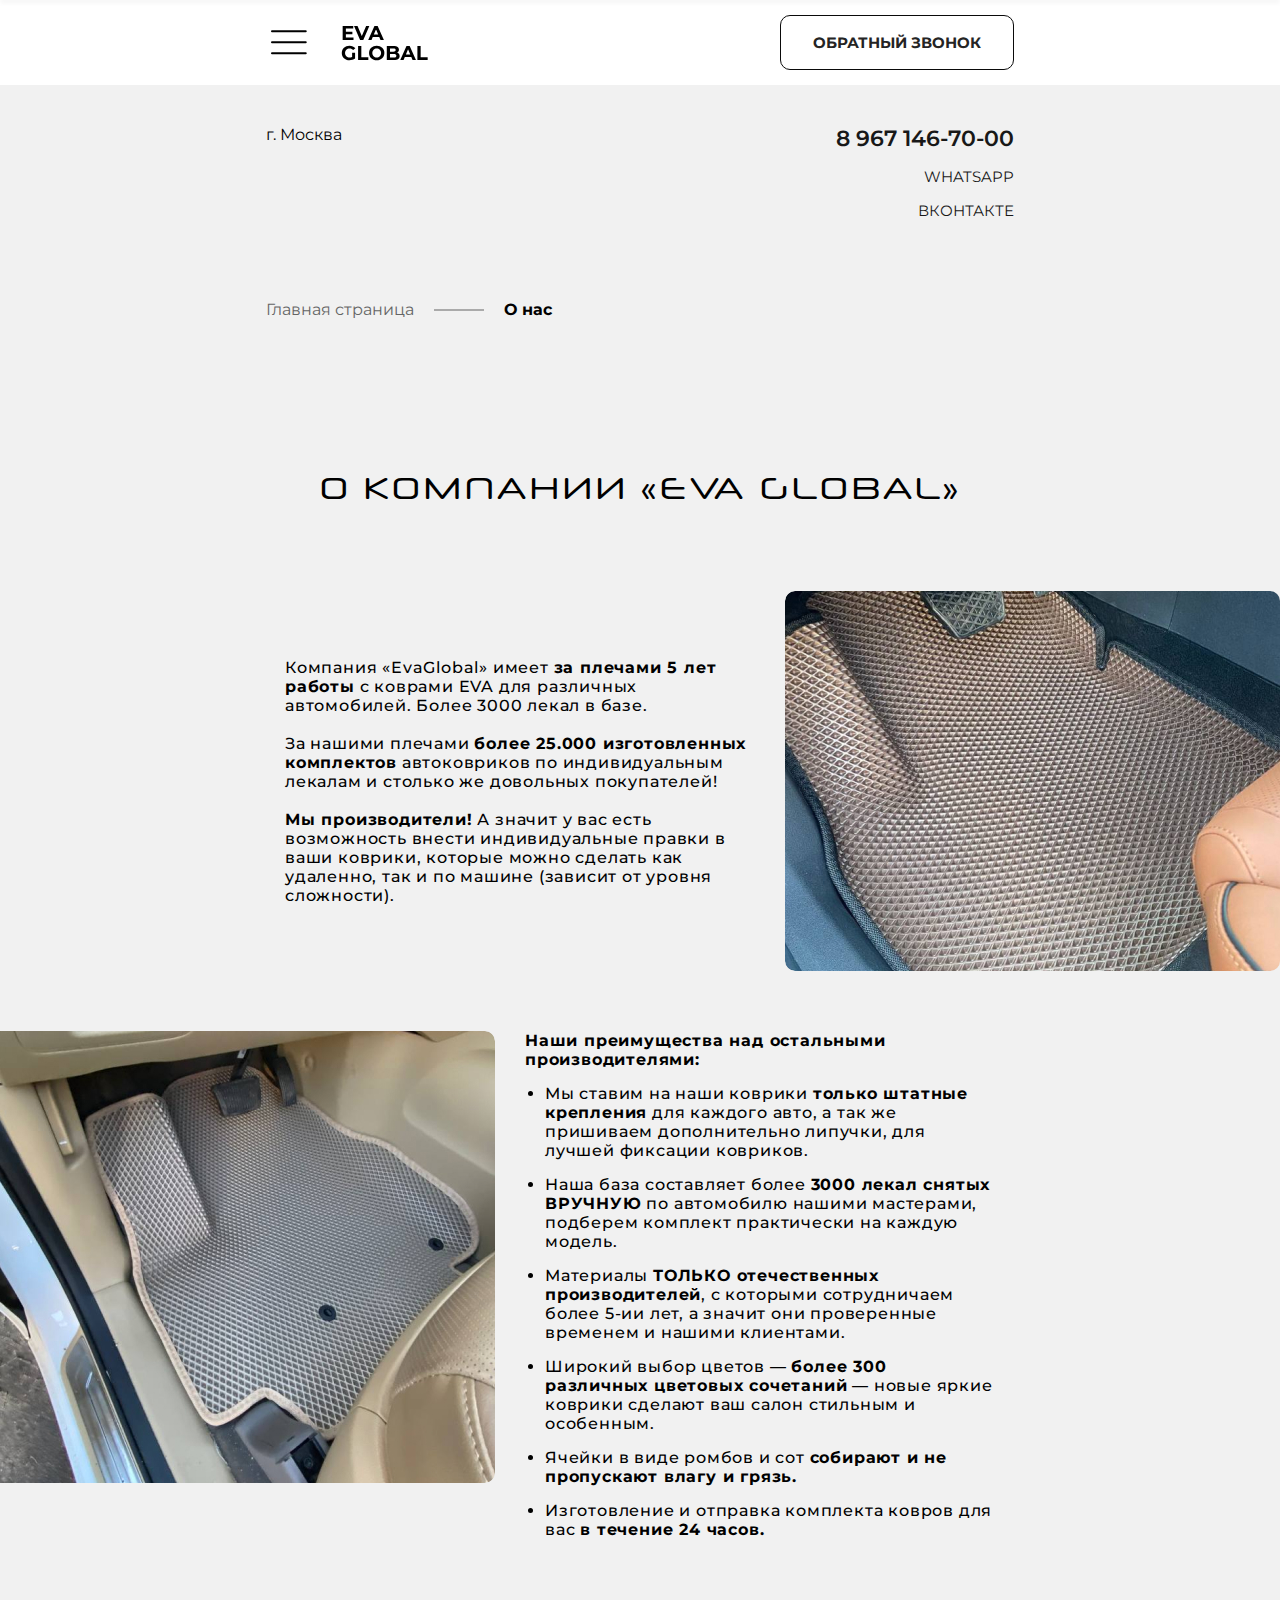
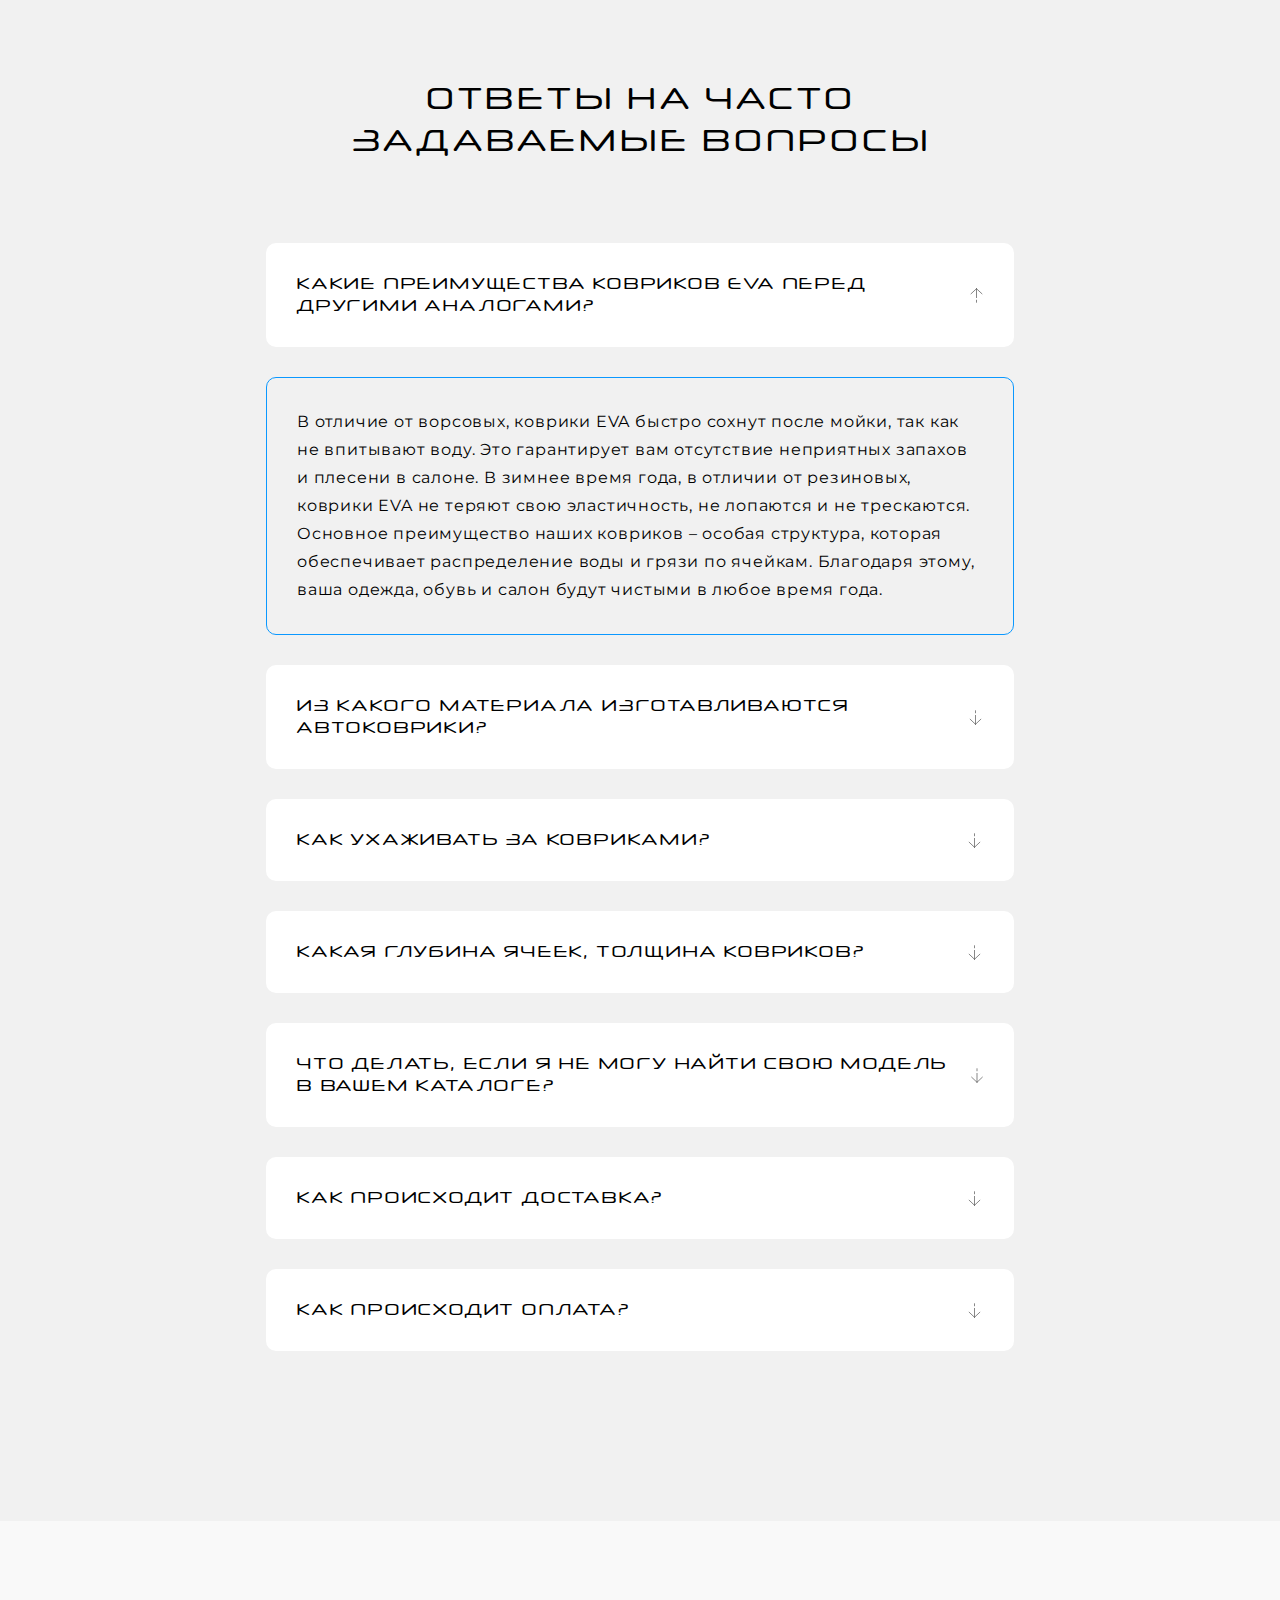
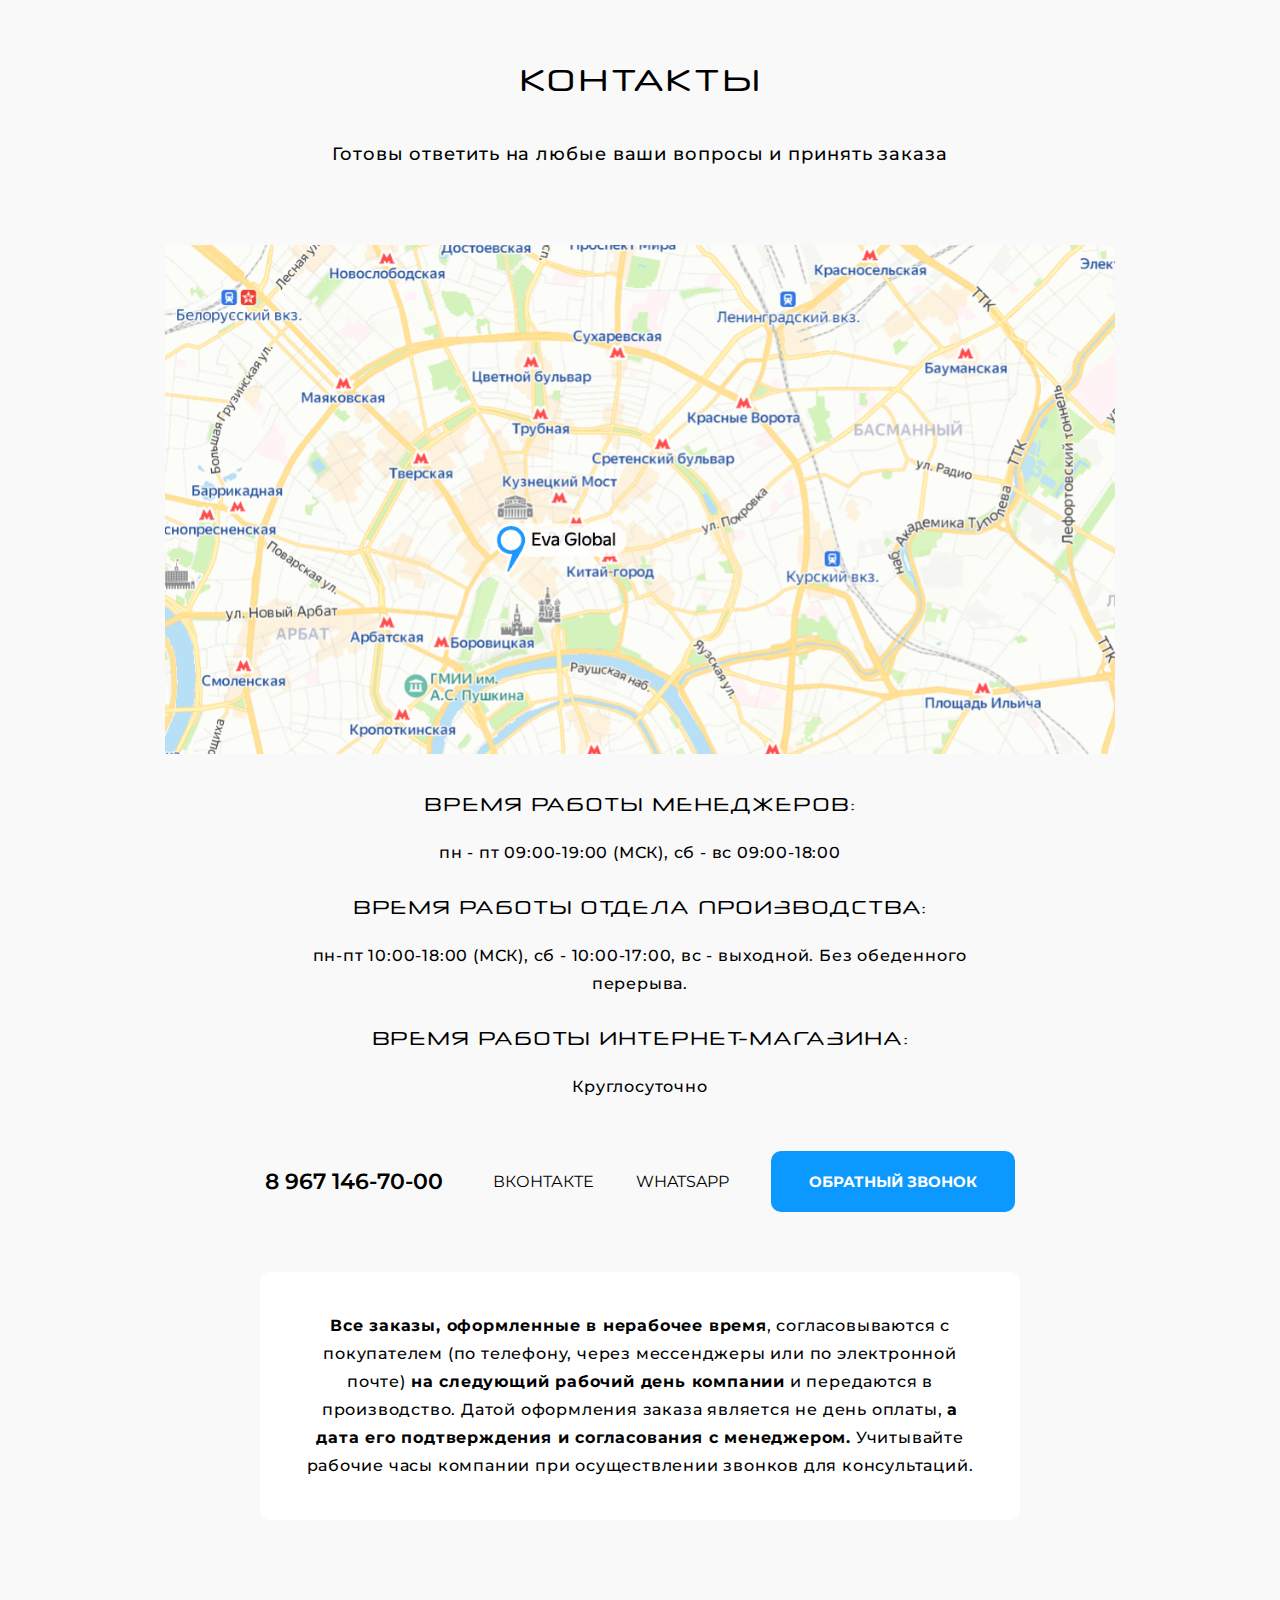
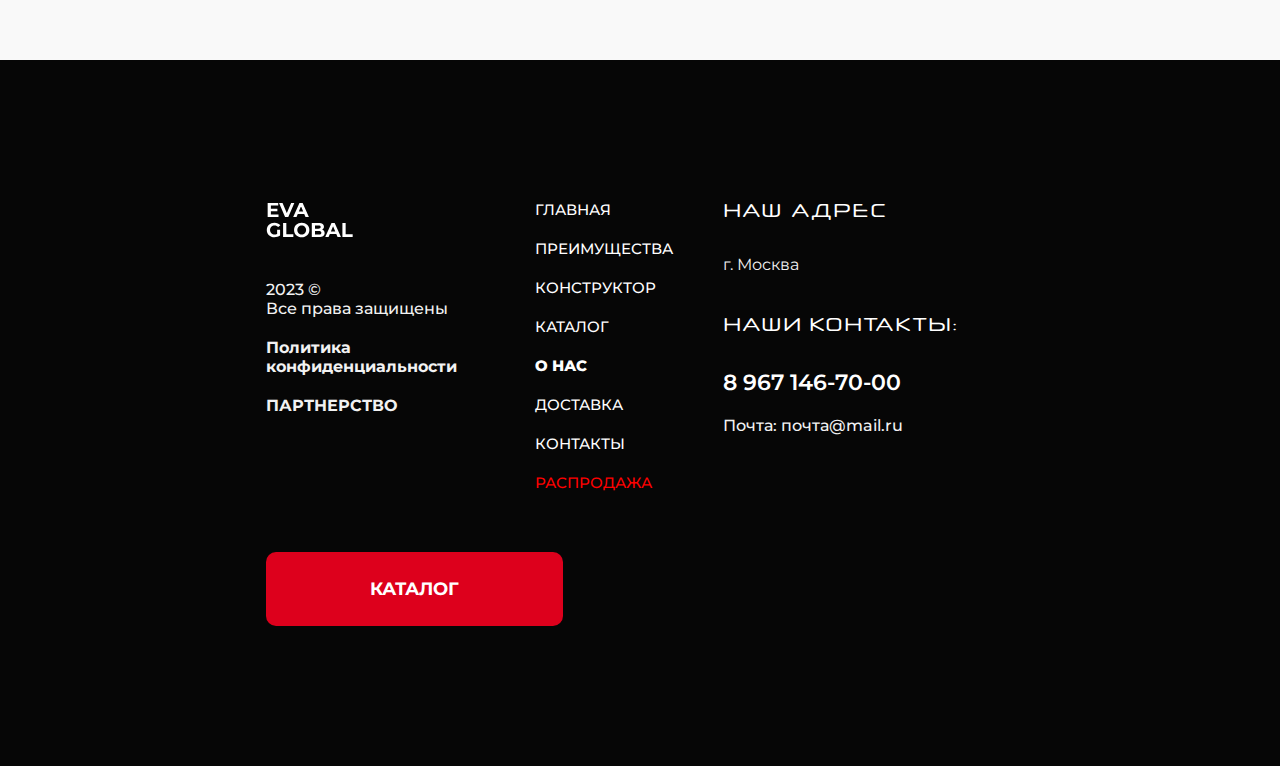
<file: about.html>
<!DOCTYPE html>
<html lang="ru">
<head>
    <meta charset="UTF-8">
    <meta name="viewport" content="width=device-width, initial-scale=1.0">
    <title>О компании «Eva Global» - Eva Global - автомобильные EVA Коврики</title>
    
    <!-- swiper-js slider  -->
    <link rel="stylesheet" href="css/swiper-bundle.min.css"/>

    <!-- main css files  -->
    <link rel="stylesheet" href="css/reset.css">
    <link rel="stylesheet" href="css/style.css">
    <link rel="stylesheet" href="css/flexibility.css">

    <!-- favicon  -->
    <link rel="shortcut icon" href="favicon-32x32.ico" type="image/x-icon">
</head>
<body>
    <!-- Мобильное меню  -->
    <div class="mobile-menu">
        <div class="mobile-menu__column mobile-menu__column_one">
            <a href="index.html" class="mobile-menu__column_one__item">главная</a>
            <a href="index.html#benefits" class="mobile-menu__column_one__item menu-item">преимущества</a>
            <a href="index.html#constructor" class="mobile-menu__column_one__item menu-item">конструктор</a>
            <a href="catalog.html" class="mobile-menu__column_one__item">каталог</a>
            <a href="about.html" class="mobile-menu__column_one__item active">о нас</a>
            <a href="index.html#delivery-payments" class="mobile-menu__column_one__item menu-item">доставка</a>
            <a href="index.html#contacts" class="mobile-menu__column_one__item menu-item">контакты</a>
            <a href="catalog.html" class="mobile-menu__column_one__item menu-item _red">распродажа</a>
        </div>
        <div class="mobile-menu__column mobile-menu__column_two">
            <a href="tel:89671467000" class="mobile-menu__column_two__tel">8 967 146-70-00</a>
            <a href="#" class="mobile-menu__column_two__link">вконтакте</a>
            <a href="#" class="mobile-menu__column_two__link">whatsapp</a>
            <a href="index.html#contacts" class="mobile-menu__column_two__more-soc menu-item">еще контакты</a>
        </div>
        <div class="mobile-menu__column mobile-menu__column_three">
            <p class="mobile-menu__column_three__city">г. Москва</p>
        </div>
    </div>
    <!-- Кнопка скролла наверх для мобилок  -->
    <button id="scrollToTopButton" class="scroll-to-top-button"><img src="img/icons/arrow-top.svg" alt="&#8593;"></button>
    <!-- Фиксированная шапка  -->
    <div class="header fixed-header">
        <div class="container">
            <nav class="header-menu">
                <div class="header-menu__logo-and-menu-block">
                    <button class="mobile__btn">
                        <img src="img/icons/menu-burger-icon.svg" alt="Меню">
                    </button>
                    <a href="index.html" class="logo__link">
                        <img src="img/logo.svg" alt="Eva Global">
                    </a>
                    <button class="header__tel-link openModal">
                        <img src="img/icons/tel-icon.svg" alt="Позвонить">
                    </button>
                </div>
                <ul class="header-menu__list _desktop">
                    <li class="header-menu__list__item"><a href="index.html">главная</a></li>
                    <li class="header-menu__list__item"><a class="menu-item" href="index.html#benefits">преимущества</a></li>
                    <li class="header-menu__list__item"><a class="menu-item" href="index.html#constructor">конструктор</a></li>
                    <li class="header-menu__list__item"><a href="catalog.html">каталог</a></li>
                    <li class="header-menu__list__item active"><a href="about.html">о нас</a></li>
                    <li class="header-menu__list__item"><a class="menu-item" href="index.html#delivery-payments">доставка</a></li>
                    <li class="header-menu__list__item _red"><a href="catalog.html">распродажа</a></li>
                </ul>
                <button class="header__btn openModal">обратный звонок</button>
            </nav>
        </div>
    </div>
    <!-- Статичная шапка  -->
    <header class="header static-header">
        <div class="container">
            <nav class="header-menu">
                <div class="header-menu__logo-and-menu-block">
                    <button class="mobile__btn">
                        <img src="img/icons/menu-burger-icon.svg" alt="Меню">
                    </button>
                    <a href="index.html" class="logo__link">
                        <img src="img/logo.svg" alt="Eva Global">
                    </a>
                    <button class="header__tel-link openModal">
                        <img src="img/icons/tel-icon.svg" alt="Позвонить">
                    </button>
                </div>
                <ul class="header-menu__list _desktop">
                    <li class="header-menu__list__item"><a href="index.html">главная</a></li>
                    <li class="header-menu__list__item"><a class="menu-item" href="index.html#benefits">преимущества</a></li>
                    <li class="header-menu__list__item"><a class="menu-item" href="index.html#constructor">конструктор</a></li>
                    <li class="header-menu__list__item"><a href="catalog.html">каталог</a></li>
                    <li class="header-menu__list__item active"><a href="about.html">о нас</a></li>
                    <li class="header-menu__list__item"><a class="menu-item" href="index.html#delivery-payments">доставка</a></li>
                    <li class="header-menu__list__item _red"><a href="catalog.html">распродажа</a></li>
                </ul>
                <button class="header__btn openModal">обратный звонок</button>
            </nav>
        </div>
    </header>
    <section class="offer-other-page">
        <div class="container">
            <div class="offer-top offer-content">
                <p class="offer-top__address offer-top__address_other">г. Москва</p>
                <div class="offer-top__contacts">
                    <a href="#" class="offer-top__contacts__social-link offer-top__contacts__social-link_other">вконтакте</a>
                    <a href="#" class="offer-top__contacts__social-link offer-top__contacts__social-link_other">whatsapp</a>
                    <a href="tel:89671467000" class="offer-top__contacts__phone-link offer-top__contacts__phone-link_other">8 967 146-70-00</a>
                    <a href="index.html#contacts" class="offer-top__contacts__more-social menu-item offer-top__contacts__more-social_other">еще контакты</a>
                </div>
            </div>
            <div class="offer-crumbs-block">
                <a href="index.html" class="offer-crumbs-block__item _mobile">
                    <img src="img/icons/home-icon.svg" alt="Главная страница">
                </a>
                <a href="index.html" class="offer-crumbs-block__item _desktop">Главная страница</a>
                <a href="about.html" class="offer-crumbs-block__item active">О нас</a>
            </div>
        </div>
    </section>
    <section class="about main">
        <div class="container _about">
            <h1 class="section__title section__title_main">о компании «Eva Global»</h1>
            <div class="about__info-block">

                <div class="about__info-block__item">
                    <p class="about__info-block__item__text">
                        Компания «EvaGlobal» имеет <strong>за плечами 5 лет работы</strong> с коврами EVA для различных автомобилей. Более 3000 лекал в базе.
                        <br><br>
                        За нашими плечами <strong>более 25.000 изготовленных комплектов</strong> автоковриков по индивидуальным лекалам и столько же довольных покупателей!
                        <br><br>
                        <strong>Мы производители!</strong> А значит у вас есть возможность внести индивидуальные правки в ваши коврики, которые можно сделать как удаленно, так и по машине (зависит от уровня сложности).
                    </p>
                    <div class="about__info-block__item__img-wrap">
                        <img src="img/about-imgs/about-info-1.jpg" alt="123">
                    </div>
                </div>

                <div class="about__info-block__item about__info-block__item_list-block">
                    <div class="about__info-block__item_list__info">
                        <p class="about__info-block__item_list__info__title">Наши преимущества над остальными производителями:</p>
                        <ul class="about__info-block__item_list-block__list">
                            <li class="about__info-block__item_list__item">Мы ставим на наши коврики <strong>только штатные крепления</strong> для каждого авто, а так же пришиваем дополнительно липучки, для лучшей фиксации ковриков.</li>
                            <li class="about__info-block__item_list__item">Наша база составляет более <strong>3000 лекал снятых ВРУЧНУЮ</strong> по автомобилю нашими мастерами, подберем комплект практически на каждую модель.</li>
                            <li class="about__info-block__item_list__item">Материалы <strong>ТОЛЬКО отечественных производителей</strong>, с которыми сотрудничаем более 5-ии лет, а значит они проверенные временем и нашими клиентами.</li>
                            <li class="about__info-block__item_list__item">Широкий выбор цветов — <strong>более 300 различных цветовых сочетаний</strong> — новые яркие коврики сделают ваш салон стильным и особенным.</li>
                            <li class="about__info-block__item_list__item">Ячейки в виде ромбов и сот <strong>собирают и не пропускают влагу и грязь.</strong></li>
                            <li class="about__info-block__item_list__item">Изготовление и отправка комплекта ковров для вас <strong>в течение 24 часов.</strong></li>
                        </ul>
                    </div>
                    
                    <div class="about__info-block__item_list-block__img-wrap">
                        <img src="img/about-imgs/about-info-2.jpg" alt="123">
                    </div>
                </div>
                
            </div>
        </div>
    </section>
    <section class="question-answer">
        <div class="container">
            <h2 class="section__title section__title_main">ответы на часто задаваемые вопросы</h2>
            <div class="accordion">

                <div class="accordion-item open">
                    <div class="accordion-header">
                        <h3>Какие преимущества ковриков EVA перед другими аналогами?</h3>
                        <div class="icon">
                            <img class="accordion-item__plus active" src="img/icons/accordeon-arrow-bottom.svg" alt="Открыть">
                            <img class="accordion-item__minus" src="img/icons/accordeon-arrow-top.svg" alt="Закрыть">
                        </div>
                    </div>
                    <div class="accordion-content">
                        <div class="accordion-content__wrap">
                            В отличие от ворсовых, коврики EVA быстро сохнут после мойки, так как не впитывают воду. Это гарантирует вам отсутствие неприятных запахов и плесени в салоне. В зимнее время года, в отличии от резиновых, коврики EVA не теряют свою эластичность, не лопаются и не трескаются. Основное преимущество наших ковриков – особая структура, которая обеспечивает распределение воды и грязи по ячейкам. Благодаря этому, ваша одежда, обувь и салон будут чистыми в любое время года.
                        </div>
                    </div>
                </div>
                
                <div class="accordion-item">
                    <div class="accordion-header">
                        <h3>Из какого материала изготавливаются автоковрики?</h3>
                        <div class="icon">
                            <img class="accordion-item__plus active" src="img/icons/accordeon-arrow-bottom.svg" alt="Открыть">
                            <img class="accordion-item__minus" src="img/icons/accordeon-arrow-top.svg" alt="Закрыть">
                        </div>
                    </div>
                    <div class="accordion-content">
                        <div class="accordion-content__wrap">
                            В отличие от ворсовых, коврики EVA быстро сохнут после мойки, так как не впитывают воду. Это гарантирует вам отсутствие неприятных запахов и плесени в салоне. В зимнее время года, в отличии от резиновых, коврики EVA не теряют свою эластичность, не лопаются и не трескаются. Основное преимущество наших ковриков – особая структура, которая обеспечивает распределение воды и грязи по ячейкам. Благодаря этому, ваша одежда, обувь и салон будут чистыми в любое время года.
                        </div>
                    </div>
                </div>

                <div class="accordion-item">
                    <div class="accordion-header">
                        <h3>Как ухаживать за ковриками?</h3>
                        <div class="icon">
                            <img class="accordion-item__plus active" src="img/icons/accordeon-arrow-bottom.svg" alt="Открыть">
                            <img class="accordion-item__minus" src="img/icons/accordeon-arrow-top.svg" alt="Закрыть">
                        </div>
                    </div>
                    <div class="accordion-content">
                        <div class="accordion-content__wrap">
                            В отличие от ворсовых, коврики EVA быстро сохнут после мойки, так как не впитывают воду. Это гарантирует вам отсутствие неприятных запахов и плесени в салоне. В зимнее время года, в отличии от резиновых, коврики EVA не теряют свою эластичность, не лопаются и не трескаются. Основное преимущество наших ковриков – особая структура, которая обеспечивает распределение воды и грязи по ячейкам. Благодаря этому, ваша одежда, обувь и салон будут чистыми в любое время года.
                        </div>
                    </div>
                </div>

                <div class="accordion-item">
                    <div class="accordion-header">
                        <h3>Какая глубина ячеек, толщина ковриков?</h3>
                        <div class="icon">
                            <img class="accordion-item__plus active" src="img/icons/accordeon-arrow-bottom.svg" alt="Открыть">
                            <img class="accordion-item__minus" src="img/icons/accordeon-arrow-top.svg" alt="Закрыть">
                        </div>
                    </div>
                    <div class="accordion-content">
                        <div class="accordion-content__wrap">
                            В отличие от ворсовых, коврики EVA быстро сохнут после мойки, так как не впитывают воду. Это гарантирует вам отсутствие неприятных запахов и плесени в салоне. В зимнее время года, в отличии от резиновых, коврики EVA не теряют свою эластичность, не лопаются и не трескаются. Основное преимущество наших ковриков – особая структура, которая обеспечивает распределение воды и грязи по ячейкам. Благодаря этому, ваша одежда, обувь и салон будут чистыми в любое время года.
                        </div>
                    </div>
                </div>
                
                <div class="accordion-item">
                    <div class="accordion-header">
                        <h3>Что делать, если я не могу найти свою модель в вашем каталоге?</h3>
                        <div class="icon">
                            <img class="accordion-item__plus active" src="img/icons/accordeon-arrow-bottom.svg" alt="Открыть">
                            <img class="accordion-item__minus" src="img/icons/accordeon-arrow-top.svg" alt="Закрыть">
                        </div>
                    </div>
                    <div class="accordion-content">
                        <div class="accordion-content__wrap">
                            В отличие от ворсовых, коврики EVA быстро сохнут после мойки, так как не впитывают воду. Это гарантирует вам отсутствие неприятных запахов и плесени в салоне. В зимнее время года, в отличии от резиновых, коврики EVA не теряют свою эластичность, не лопаются и не трескаются. Основное преимущество наших ковриков – особая структура, которая обеспечивает распределение воды и грязи по ячейкам. Благодаря этому, ваша одежда, обувь и салон будут чистыми в любое время года.
                        </div>
                    </div>
                </div>

                <div class="accordion-item">
                    <div class="accordion-header">
                        <h3>Как происходит доставка?</h3>
                        <div class="icon">
                            <img class="accordion-item__plus active" src="img/icons/accordeon-arrow-bottom.svg" alt="Открыть">
                            <img class="accordion-item__minus" src="img/icons/accordeon-arrow-top.svg" alt="Закрыть">
                        </div>
                    </div>
                    <div class="accordion-content">
                        <div class="accordion-content__wrap">
                            В отличие от ворсовых, коврики EVA быстро сохнут после мойки, так как не впитывают воду. Это гарантирует вам отсутствие неприятных запахов и плесени в салоне. В зимнее время года, в отличии от резиновых, коврики EVA не теряют свою эластичность, не лопаются и не трескаются. Основное преимущество наших ковриков – особая структура, которая обеспечивает распределение воды и грязи по ячейкам. Благодаря этому, ваша одежда, обувь и салон будут чистыми в любое время года.
                        </div>
                    </div>
                </div>

                <div class="accordion-item">
                    <div class="accordion-header">
                        <h3>Как происходит оплата?</h3>
                        <div class="icon">
                            <img class="accordion-item__plus active" src="img/icons/accordeon-arrow-bottom.svg" alt="Открыть">
                            <img class="accordion-item__minus" src="img/icons/accordeon-arrow-top.svg" alt="Закрыть">
                        </div>
                    </div>
                    <div class="accordion-content">
                        <div class="accordion-content__wrap">
                            В отличие от ворсовых, коврики EVA быстро сохнут после мойки, так как не впитывают воду. Это гарантирует вам отсутствие неприятных запахов и плесени в салоне. В зимнее время года, в отличии от резиновых, коврики EVA не теряют свою эластичность, не лопаются и не трескаются. Основное преимущество наших ковриков – особая структура, которая обеспечивает распределение воды и грязи по ячейкам. Благодаря этому, ваша одежда, обувь и салон будут чистыми в любое время года.
                        </div>
                    </div>
                </div>

                
                
            </div>
        </div>
    </section>







    <section id="contacts" class="contacts _white">
        <div class="container-second">
            <h2 class="section__title">контакты</h2>
            <p class="section__text">Готовы ответить на любые ваши вопросы и принять заказа</p>
            <div class="contacts__wrap">
                <div class="contacts__wrap__map">
                    <div id="yamap"></div>
                </div>
                <div class="contacts__wrap__info">
                    <div class="contacts__wrap__info__item">
                        <h3 class="contacts__wrap__info__item__title">Время работы менеджеров:</h3>
                        <p class="contacts__wrap__info__item__text">пн - пт 09:00-19:00 (МСК), сб - вс 09:00-18:00</p>
                    </div>
                    <div class="contacts__wrap__info__item">
                        <h3 class="contacts__wrap__info__item__title">Время работы отдела производства:</h3>
                        <p class="contacts__wrap__info__item__text">пн-пт 10:00-18:00 (МСК), сб - 10:00-17:00, вс - выходной. Без обеденного перерыва.</p>
                    </div>
                    <div class="contacts__wrap__info__item">
                        <h3 class="contacts__wrap__info__item__title">Время работы интернет-магазина:</h3>
                        <p class="contacts__wrap__info__item__text">Круглосуточно</p>
                    </div>
                    <div class="contacts__wrap__info__social">
                        <a href="tel:89671467000" class="contacts__wrap__info__social__tel">8 967 146-70-00</a>
                        <div class="contacts__wrap__info__social__messengers">
                            <a href="#" class="contacts__wrap__info__social__messengers__link">вконтакте</a>
                            <a href="#" class="contacts__wrap__info__social__messengers__link">whatsapp</a>
                            <button class="btn-blue contacts__wrap__info__social__messengers__btn openModal">обратный звонок</button>
                        </div>
                    </div>

                </div>
            </div>
        </div>
        <div class="container-second _mobilee">
            <div class="contacts__hint-block">
                <p class="contacts__hint-block__text">
                    <strong>Все заказы, оформленные в нерабочее время</strong>, согласовываются с покупателем (по телефону, через мессенджеры или по электронной почте) <strong>на следующий рабочий день компании</strong> и передаются в производство. Датой оформления заказа является не день оплаты, <strong>а дата его подтверждения и согласования с менеджером.</strong> Учитывайте рабочие часы компании при осуществлении звонков для консультаций.
                </p>
            </div>
        </div>
    </section>
    <footer class="footer">
        <div class="container">
            <div class="footer__wrap">

                <div class="footer__wrap__column footer__wrap__column_company-links">
                    <a href="index.html" class="footer__logo-link">
                        <img src="img/logo-white.svg" alt="EVA GLOBAL">
                    </a>
                    <p class="footer__policy-text">2023 ©<br>Все права защищены</p>
                    <a href="policy.html" target="_blank" class="footer__policy-link footer-link-hover">Политика конфиденциальности</a>
                    <a href="partnership.html" target="_blank" class="footer__partnership-link footer-link-hover">партнерство</a>
                </div>

                <div class="footer__wrap__column footer__wrap__column_navigation">
                    <a href="index.html" class="footer__wrap__column_navigation__item footer-link-hover">главная</a>
                    <a href="index.html#benefits" class="menu-item footer__wrap__column_navigation__item footer-link-hover">преимущества</a>
                    <a href="index.html#constructor" class="menu-item footer__wrap__column_navigation__item footer-link-hover">конструктор</a>
                    <a href="catalog.html" class="footer__wrap__column_navigation__item footer-link-hover">каталог</a>
                    <a href="about.html" class="footer__wrap__column_navigation__item footer-link-hover active">о нас</a>
                    <a href="index.html#delivery-payments" class="menu-item footer__wrap__column_navigation__item footer-link-hover">доставка</a>
                    <a href="index.html#contacts" class="menu-item footer__wrap__column_navigation__item footer-link-hover">контакты</a>
                    <a href="catalog.html" class="footer__wrap__column_navigation__item _red footer-link-hover">распродажа</a>
                </div>

                <div class="footer__wrap__column footer__wrap__column_company-info">
                    <div class="footer__wrap__column_company-info__block">
                        <h4 class="footer__wrap__column_company-info__title">наш адрес</h4>
                        <p class="footer__wrap__column_company-info__text">г. Москва</p>
                    </div>
                    <div class="footer__wrap__column_company-info__block">
                        <h4 class="footer__wrap__column_company-info__title">наши контакты:</h4>
                        <a href="tel:89671467000" class="footer__wrap__column_company-info__block__tel footer-link-hover">8 967 146-70-00</a>
                        <a href="mailto:test@gmail.com" class="footer__wrap__column_company-info__block__mail footer-link-hover">Почта: почта@mail.ru</a>
                    </div>
                </div>

                <div class="footer__wrap__column footer__wrap__column_btn">
                    <a href="catalog.html" class="btn-red">каталог</a>
                </div>

            </div>
        </div>
    </footer>

    <!-- Модальное окно обратного зовнка -->
    <div id="modal" class="modal">
        <div class="modal-content">
            <span id="modalCloseBtn" class="modal-close"><img src="img/icons/modal-close-icon.svg" alt="X"></span>
            <h2 class="section__title section__title_modal">закажите обратный звонок</h2>
            <form action="#" class="modal-content__container">
                <div class="modal__input__wrap">
                    <span class="modal__input__wrap__number num-ellipse">1</span>
                    <input class="modal__input" type="text" name="user_name" placeholder="Ваше имя">
                </div>
                <div class="modal__input__wrap">
                    <span class="modal__input__wrap__number num-ellipse">2</span>
                    <input class="modal__input" type="tel" name="user_phone" placeholder="Номер телефона">
                </div>
                <button type="submit" class="btn-red modal__btn">отправить</button>
                <p class="modal__policy-text">Соглашаюсь на обработку персональных данных</p>
            </form>
            
        </div>
    </div>

    


    

    
    <script src="js/swiper-bundle.min.js"></script>
    <script src="js/fslightbox.js"></script>
    <script src="js/main.js"></script>
</body>
</html>
</file>
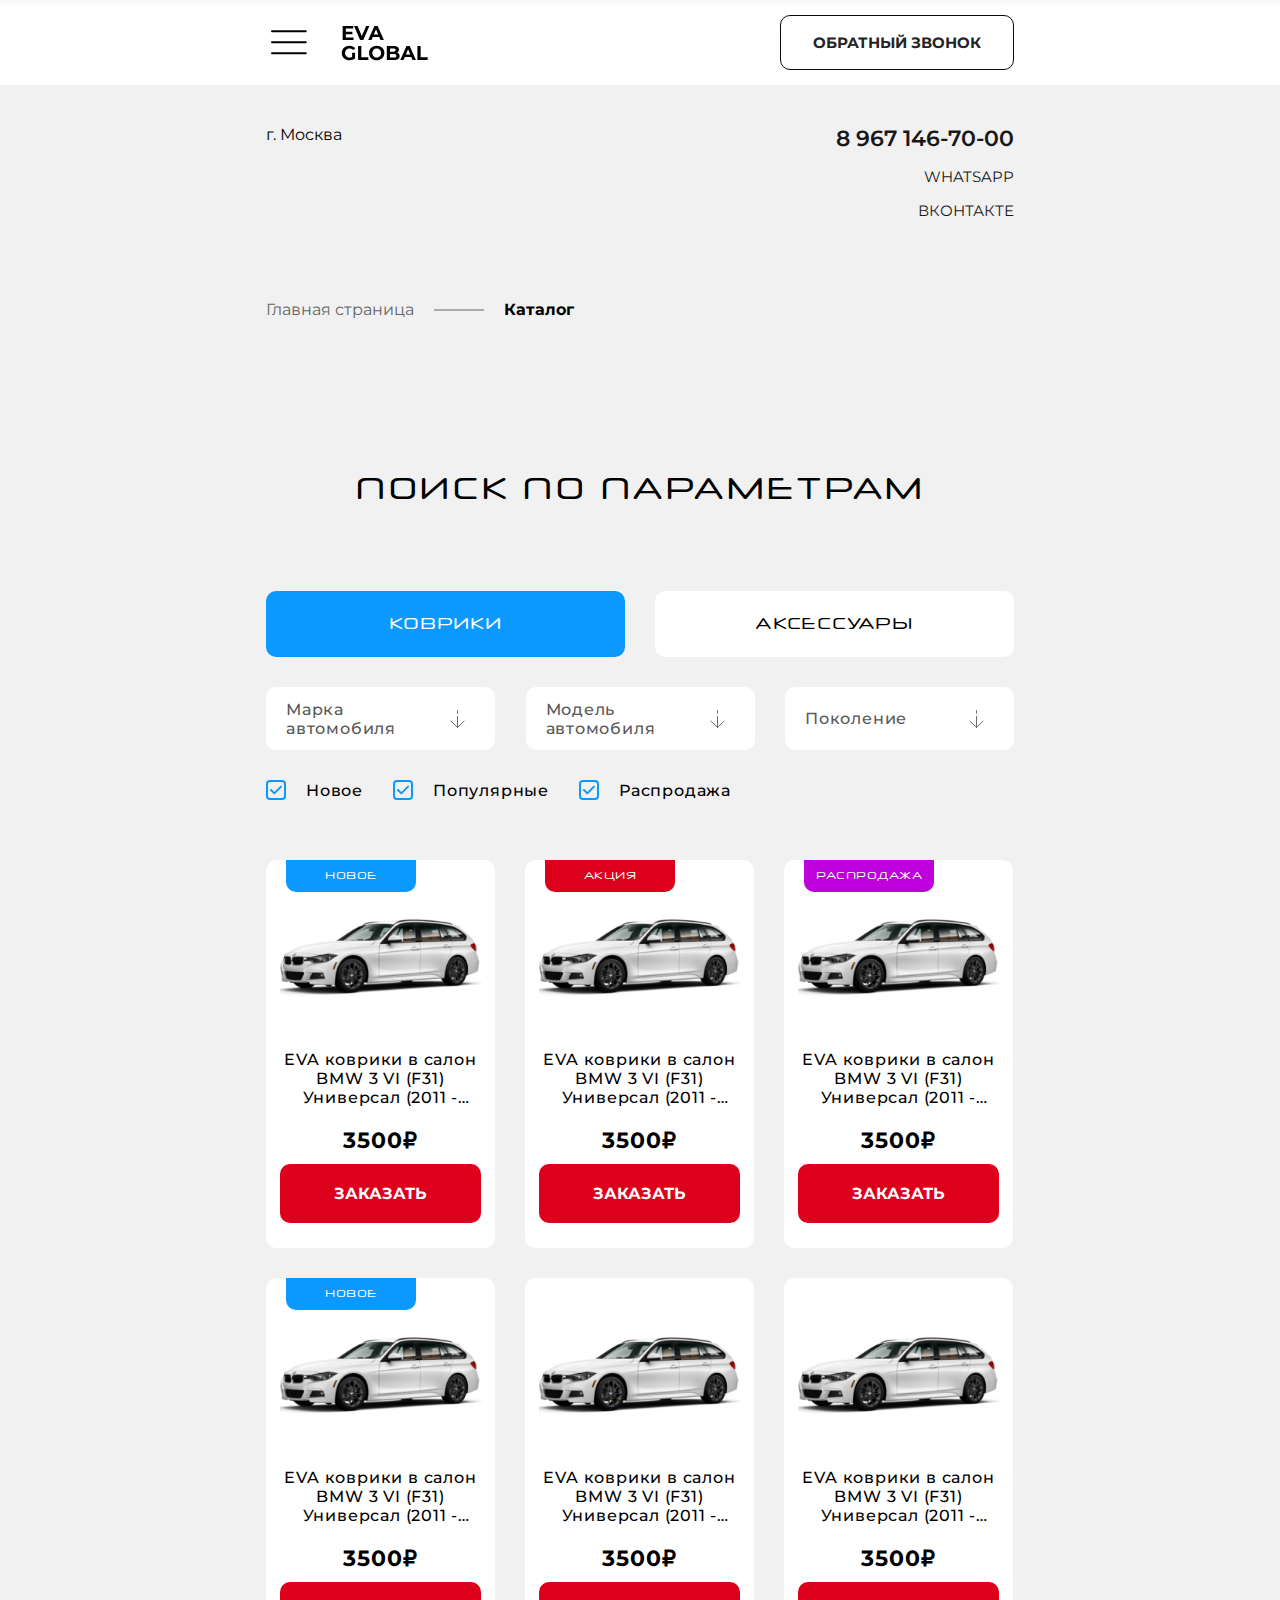
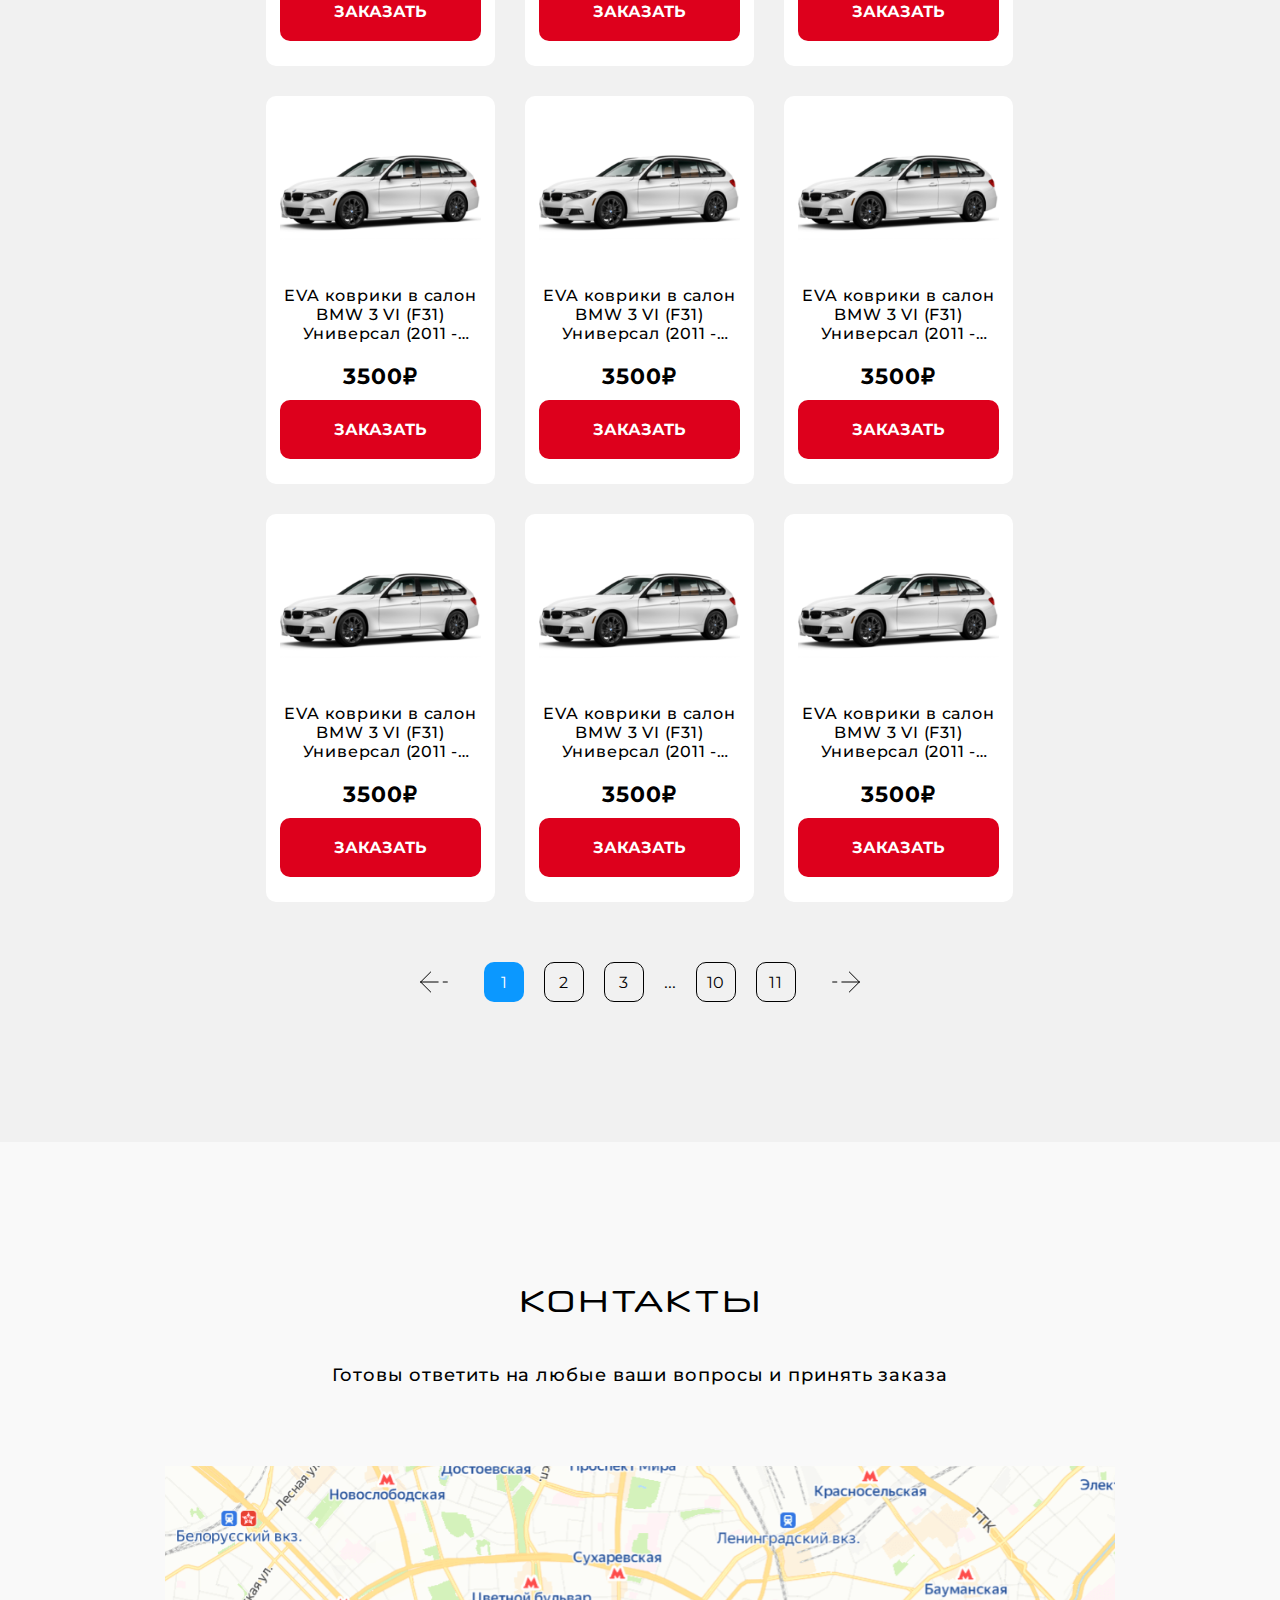
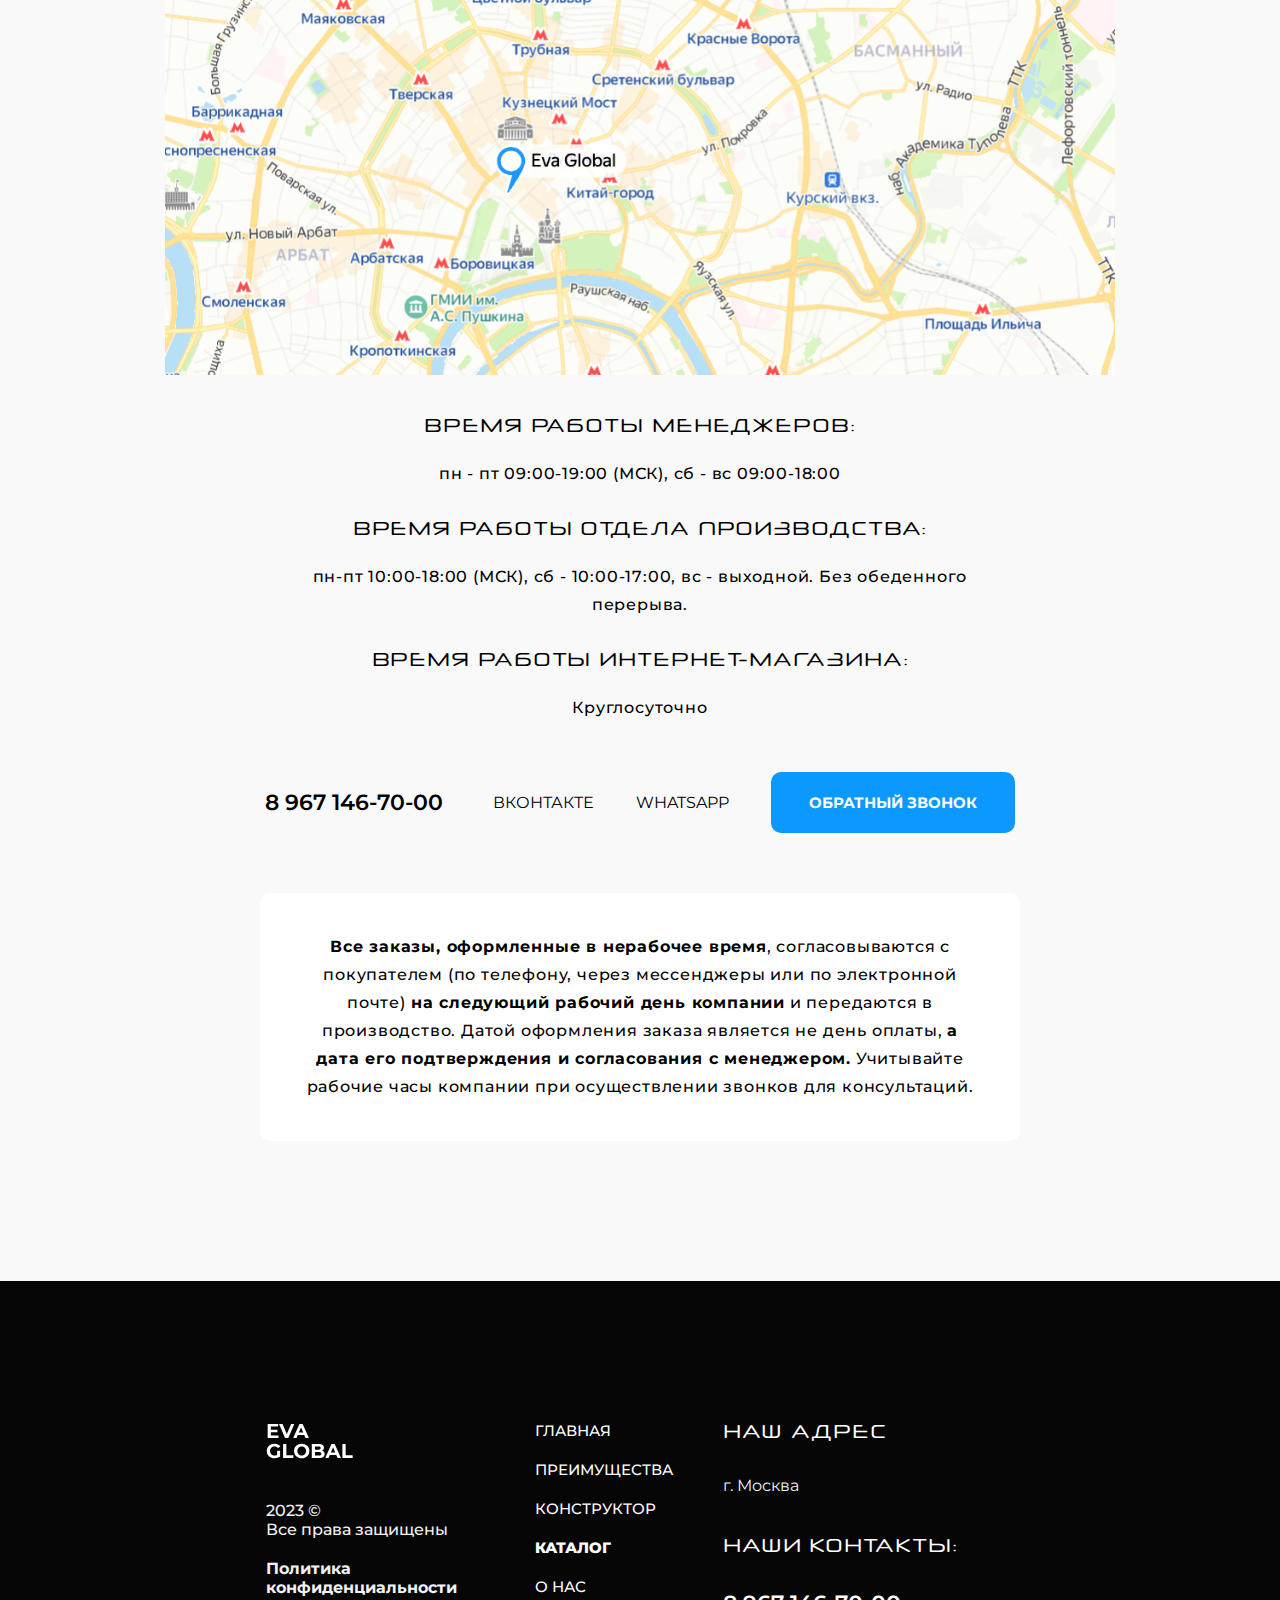
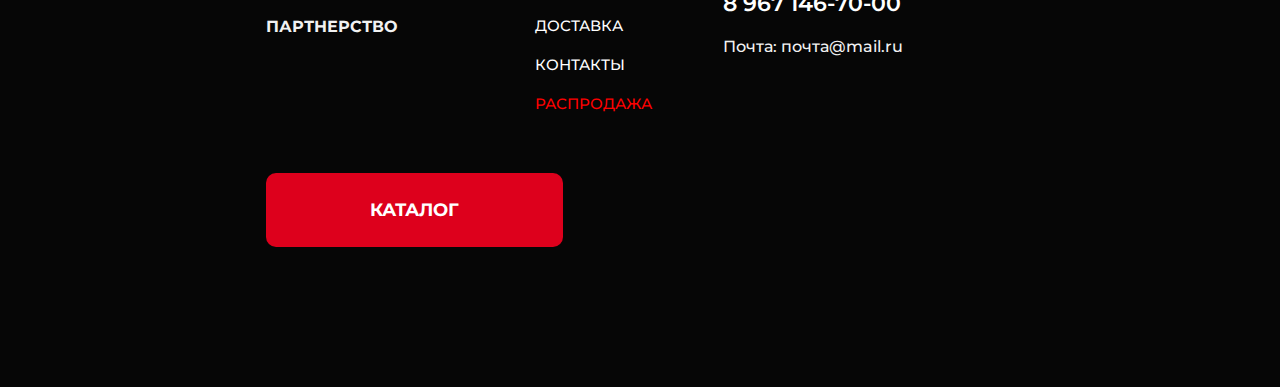
<file: catalog.html>
<!DOCTYPE html>
<html lang="ru">
<head>
    <meta charset="UTF-8">
    <meta name="viewport" content="width=device-width, initial-scale=1.0">
    <title>Каталог Eva Global - автомобильные EVA Коврики</title>
    
    <!-- swiper-js slider  -->
    <link rel="stylesheet" href="css/swiper-bundle.min.css"/>

    <!-- main css files  -->
    <link rel="stylesheet" href="css/reset.css">
    <link rel="stylesheet" href="css/style.css">
    <link rel="stylesheet" href="css/flexibility.css">

    <!-- favicon  -->
    <link rel="shortcut icon" href="favicon-32x32.ico" type="image/x-icon">
</head>
<body>
    <!-- Мобильное меню  -->
    <div class="mobile-menu">
        <div class="mobile-menu__column mobile-menu__column_one">
            <a href="index.html" class="mobile-menu__column_one__item">главная</a>
            <a href="index.html#benefits" class="mobile-menu__column_one__item menu-item">преимущества</a>
            <a href="index.html#constructor" class="mobile-menu__column_one__item menu-item">конструктор</a>
            <a href="catalog.html" class="mobile-menu__column_one__item active">каталог</a>
            <a href="about.html" class="mobile-menu__column_one__item">о нас</a>
            <a href="index.html#delivery-payments" class="mobile-menu__column_one__item menu-item">доставка</a>
            <a href="index.html#contacts" class="mobile-menu__column_one__item menu-item">контакты</a>
            <a href="catalog.html" class="mobile-menu__column_one__item menu-item _red">распродажа</a>
        </div>
        <div class="mobile-menu__column mobile-menu__column_two">
            <a href="tel:89671467000" class="mobile-menu__column_two__tel">8 967 146-70-00</a>
            <a href="#" class="mobile-menu__column_two__link">вконтакте</a>
            <a href="#" class="mobile-menu__column_two__link">whatsapp</a>
            <a href="index.html#contacts" class="mobile-menu__column_two__more-soc menu-item">еще контакты</a>
        </div>
        <div class="mobile-menu__column mobile-menu__column_three">
            <p class="mobile-menu__column_three__city">г. Москва</p>
        </div>
    </div>
    <!-- Кнопка скролла наверх для мобилок  -->
    <button id="scrollToTopButton" class="scroll-to-top-button"><img src="img/icons/arrow-top.svg" alt="&#8593;"></button>
    <!-- Фиксированная шапка  -->
    <div class="header fixed-header">
        <div class="container">
            <nav class="header-menu">
                <div class="header-menu__logo-and-menu-block">
                    <button class="mobile__btn">
                        <img src="img/icons/menu-burger-icon.svg" alt="Меню">
                    </button>
                    <a href="index.html" class="logo__link">
                        <img src="img/logo.svg" alt="Eva Global">
                    </a>
                    <button class="header__tel-link openModal">
                        <img src="img/icons/tel-icon.svg" alt="Позвонить">
                    </button>
                </div>
                <ul class="header-menu__list _desktop">
                    <li class="header-menu__list__item"><a href="index.html">главная</a></li>
                    <li class="header-menu__list__item"><a class="menu-item" href="index.html#benefits">преимущества</a></li>
                    <li class="header-menu__list__item"><a class="menu-item" href="index.html#constructor">конструктор</a></li>
                    <li class="header-menu__list__item active"><a href="catalog.html">каталог</a></li>
                    <li class="header-menu__list__item"><a href="about.html">о нас</a></li>
                    <li class="header-menu__list__item"><a class="menu-item" href="index.html#delivery-payments">доставка</a></li>
                    <li class="header-menu__list__item _red"><a href="catalog.html">распродажа</a></li>
                </ul>
                <button class="header__btn openModal">обратный звонок</button>
            </nav>
        </div>
    </div>
    <!-- Статичная шапка  -->
    <header class="header static-header">
        <div class="container">
            <nav class="header-menu">
                <div class="header-menu__logo-and-menu-block">
                    <button class="mobile__btn">
                        <img src="img/icons/menu-burger-icon.svg" alt="Меню">
                    </button>
                    <a href="index.html" class="logo__link">
                        <img src="img/logo.svg" alt="Eva Global">
                    </a>
                    <button class="header__tel-link openModal">
                        <img src="img/icons/tel-icon.svg" alt="Позвонить">
                    </button>
                </div>
                <ul class="header-menu__list _desktop">
                    <li class="header-menu__list__item"><a href="index.html">главная</a></li>
                    <li class="header-menu__list__item"><a class="menu-item" href="index.html#benefits">преимущества</a></li>
                    <li class="header-menu__list__item"><a class="menu-item" href="index.html#constructor">конструктор</a></li>
                    <li class="header-menu__list__item active"><a href="catalog.html">каталог</a></li>
                    <li class="header-menu__list__item"><a href="about.html">о нас</a></li>
                    <li class="header-menu__list__item"><a class="menu-item" href="index.html#delivery-payments">доставка</a></li>
                    <li class="header-menu__list__item _red"><a href="catalog.html">распродажа</a></li>
                </ul>
                <button class="header__btn openModal">обратный звонок</button>
            </nav>
        </div>
    </header>


    <section class="offer-other-page">
        <div class="container">
            <div class="offer-top offer-content">
                <p class="offer-top__address offer-top__address_other">г. Москва</p>
                <div class="offer-top__contacts">
                    <a href="#" class="offer-top__contacts__social-link offer-top__contacts__social-link_other">вконтакте</a>
                    <a href="#" class="offer-top__contacts__social-link offer-top__contacts__social-link_other">whatsapp</a>
                    <a href="tel:89671467000" class="offer-top__contacts__phone-link offer-top__contacts__phone-link_other">8 967 146-70-00</a>
                    <a href="index.html#contacts" class="offer-top__contacts__more-social menu-item offer-top__contacts__more-social_other">еще контакты</a>
                </div>
            </div>
            <div class="offer-crumbs-block">
                <a href="index.html" class="offer-crumbs-block__item _mobile">
                    <img src="img/icons/home-icon.svg" alt="Главная страница">
                </a>
                <a href="index.html" class="offer-crumbs-block__item _desktop">Главная страница</a>
                <a href="catalog.html" class="offer-crumbs-block__item active">Каталог</a>
            </div>
        </div>
    </section>
    <section class="catalog main">
        <div class="container">
            <h1 class="section__title section__title_main">поиск по параметрам</h1>
            <div class="catalog-wrap">
                <div class="catalog__parameters__wrap">
                    <div class="catalog__parameters__tabs tabs">
                        <div class="catalog__parameters__tabs__tab tab-button active" data-tab="catalogСarpetTab">коврики</div>
                        <div class="catalog__parameters__tabs__tab tab-button" data-tab="catalogAccessoriesTab">аксессуары</div>
                    </div>
                </div>

                <!-- Коврики  -->
                <div id="catalogСarpetTab" class="catalog-wrap__body tab-content active">
                    <div id="carForm" class="catalog__parameters">
                        <div class="catalog__parameters__selects">
                            <div class="catalog__parameters__selects__item">
                                <div class="custom-select custom-select_catalog car-mark-select" data-input-name="car_mark">
                                    <div class="select-selected select-selected_catalog">Марка автомобиля</div>
                                    <div class="select-items select-hide">
                                        <div class="select-items__item _catalog" data-value="car_mark1" data-label="Опция 1">Опция 1</div>
                                        <div class="select-items__item _catalog" data-value="car_mark2" data-label="Опция 2">Опция 2</div>
                                        <div class="select-items__item _catalog" data-value="car_mark3" data-label="Опция 3">Опция 3</div>
                                        <div class="select-items__item _catalog" data-value="car_mark4" data-label="Опция 4">Опция 4</div>
                                        <div class="select-items__item _catalog" data-value="car_mark5" data-label="Опция 5">Опция 5</div>
                                        <div class="select-items__item _catalog" data-value="car_mark6" data-label="Опция 6">Опция 6</div>
                                        <div class="select-items__item _catalog" data-value="car_mark7" data-label="Опция 7">Опция 7</div>
                                        <div class="select-items__item _catalog" data-value="car_mark8" data-label="Опция 8">Опция 8</div>
                                        <div class="select-items__item _catalog" data-value="car_mark9" data-label="Опция 9">Опция 9</div>
                                    </div>
                                </div>
                                <input type="hidden" name="car_mark" value="">
                            </div>
    
                            <div class="catalog__parameters__selects__item">
                                <div class="custom-select custom-select_catalog car-model-select" data-input-name="car_model">
                                    <div class="select-selected select-selected_catalog">Модель автомобиля</div>
                                    <div class="select-items select-hide">
                                        <div class="select-items__item _catalog" data-value="car_model1" data-label="Опция 1">Опция 1</div>
                                        <div class="select-items__item _catalog" data-value="car_model2" data-label="Опция 2">Опция 2</div>
                                        <div class="select-items__item _catalog" data-value="car_model3" data-label="Опция 3">Опция 3</div>
                                        <div class="select-items__item _catalog" data-value="car_model4" data-label="Опция 4">Опция 4</div>
                                        <div class="select-items__item _catalog" data-value="car_model5" data-label="Опция 5">Опция 5</div>
                                        <div class="select-items__item _catalog" data-value="car_model6" data-label="Опция 6">Опция 6</div>
                                        <div class="select-items__item _catalog" data-value="car_model7" data-label="Опция 7">Опция 7</div>
                                        <div class="select-items__item _catalog" data-value="car_model8" data-label="Опция 8">Опция 8</div>
                                        <div class="select-items__item _catalog" data-value="car_model9" data-label="Опция 9">Опция 9</div>
                                    </div>
                                </div>
                                <input type="hidden" name="car_model" value="">
                            </div>
    
                            <div class="catalog__parameters__selects__item">
                                <div class="custom-select custom-select_catalog car-generation-select" data-input-name="car_generation">
                                    <div class="select-selected select-selected_catalog">Поколение</div>
                                    <div class="select-items select-hide">
                                        <div class="select-items__item _catalog" data-value="car_generation1" data-label="Опция 1">Опция 1</div>
                                        <div class="select-items__item _catalog" data-value="car_generation2" data-label="Опция 2">Опция 2</div>
                                        <div class="select-items__item _catalog" data-value="car_generation3" data-label="Опция 3">Опция 3</div>
                                        <div class="select-items__item _catalog" data-value="car_generation4" data-label="Опция 4">Опция 4</div>
                                        <div class="select-items__item _catalog" data-value="car_generation5" data-label="Опция 5">Опция 5</div>
                                        <div class="select-items__item _catalog" data-value="car_generation6" data-label="Опция 6">Опция 6</div>
                                        <div class="select-items__item _catalog" data-value="car_generation7" data-label="Опция 7">Опция 7</div>
                                        <div class="select-items__item _catalog" data-value="car_generation8" data-label="Опция 8">Опция 8</div>
                                        <div class="select-items__item _catalog" data-value="car_generation9" data-label="Опция 9">Опция 9</div>
                                    </div>
                                </div>
                                <input type="hidden" name="car_generation" value="">
                            </div>
                        </div>
    
                        <div class="catalog__parameters__categoryes">
                            <label class="catalog__parameters__categoryes__item" for="newProducts">
                                <input class="radio" type="checkbox" id="newProducts" name="newProducts" checked>
                                <span class="custom-checkbox"></span>
                                <span class="catalog__parameters__categoryes__item__label">Новое</span>
                            </label>
    
                            <label class="catalog__parameters__categoryes__item" for="stockProducts">
                                <input class="radio" type="checkbox" id="stockProducts" name="stockProducts" checked>
                                <span class="custom-checkbox"></span>
                                <span class="catalog__parameters__categoryes__item__label">Популярные</span>
                            </label>
    
                            <label class="catalog__parameters__categoryes__item" for="saleProducts">
                                <input class="radio" type="checkbox" id="saleProducts" name="saleProducts" checked>
                                <span class="custom-checkbox"></span>
                                <span class="catalog__parameters__categoryes__item__label">Распродажа</span>
                            </label>
                        </div>                
                    </div>
    
                    <div id="catalogСarpet" class="catalog__products">
                        <!-- <p class="catalog__products__not-found">Товаров по заданным параметрам не найдено.</p> -->
    
                        <div class="catalog__products__item">
                            <span class="catalog__products__item__category _new">новое</span>
                            <a href="product-carpet.html" class="catalog__products__item__img">
                                <img src="img/products-img/1.png" alt="123">
                            </a>
                            <h3 class="catalog__products__item__title">EVA коврики в салон BMW 3 VI (F31) Универсал (2011 - 2019)</h3>
                            <p class="catalog__products__item__price-tag">3500₽</p>
                            <a href="product-carpet.html" class="catalog__products__item__btn btn-red">заказать</a>
                        </div>
    
                        <div class="catalog__products__item">
                            <span class="catalog__products__item__category _stock">акция</span>
                            <a href="product-carpet.html" class="catalog__products__item__img">
                                <img src="img/products-img/1.png" alt="123">
                            </a>
                            <h3 class="catalog__products__item__title">EVA коврики в салон BMW 3 VI (F31) Универсал (2011 - 2019)</h3>
                            <p class="catalog__products__item__price-tag">3500₽</p>
                            <a href="product-carpet.html" class="catalog__products__item__btn btn-red">заказать</a>
                        </div>
    
                        <div class="catalog__products__item">
                            <span class="catalog__products__item__category _sale">распродажа</span>
                            <a href="product-carpet.html" class="catalog__products__item__img">
                                <img src="img/products-img/1.png" alt="123">
                            </a>
                            <h3 class="catalog__products__item__title">EVA коврики в салон BMW 3 VI (F31) Универсал (2011 - 2019)</h3>
                            <p class="catalog__products__item__price-tag">3500₽</p>
                            <a href="product-carpet.html" class="catalog__products__item__btn btn-red">заказать</a>
                        </div>
    
                        <div class="catalog__products__item">
                            <span class="catalog__products__item__category _new">новое</span>
                            <a href="product-carpet.html" class="catalog__products__item__img">
                                <img src="img/products-img/1.png" alt="123">
                            </a>
                            <h3 class="catalog__products__item__title">EVA коврики в салон BMW 3 VI (F31) Универсал (2011 - 2019)</h3>
                            <p class="catalog__products__item__price-tag">3500₽</p>
                            <a href="product-carpet.html" class="catalog__products__item__btn btn-red">заказать</a>
                        </div>
    
                        <div class="catalog__products__item">
                            <a href="product-carpet.html" class="catalog__products__item__img">
                                <img src="img/products-img/1.png" alt="123">
                            </a>
                            <h3 class="catalog__products__item__title">EVA коврики в салон BMW 3 VI (F31) Универсал (2011 - 2019)</h3>
                            <p class="catalog__products__item__price-tag">3500₽</p>
                            <a href="product-carpet.html" class="catalog__products__item__btn btn-red">заказать</a>
                        </div>
    
                        <div class="catalog__products__item">
                            <a href="product-carpet.html" class="catalog__products__item__img">
                                <img src="img/products-img/1.png" alt="123">
                            </a>
                            <h3 class="catalog__products__item__title">EVA коврики в салон BMW 3 VI (F31) Универсал (2011 - 2019)</h3>
                            <p class="catalog__products__item__price-tag">3500₽</p>
                            <a href="product-carpet.html" class="catalog__products__item__btn btn-red">заказать</a>
                        </div>
    
                        <div class="catalog__products__item">
                            <a href="product-carpet.html" class="catalog__products__item__img">
                                <img src="img/products-img/1.png" alt="123">
                            </a>
                            <h3 class="catalog__products__item__title">EVA коврики в салон BMW 3 VI (F31) Универсал (2011 - 2019)</h3>
                            <p class="catalog__products__item__price-tag">3500₽</p>
                            <a href="product-carpet.html" class="catalog__products__item__btn btn-red">заказать</a>
                        </div>
    
                        <div class="catalog__products__item">
                            <a href="product-carpet.html" class="catalog__products__item__img">
                                <img src="img/products-img/1.png" alt="123">
                            </a>
                            <h3 class="catalog__products__item__title">EVA коврики в салон BMW 3 VI (F31) Универсал (2011 - 2019)</h3>
                            <p class="catalog__products__item__price-tag">3500₽</p>
                            <a href="product-carpet.html" class="catalog__products__item__btn btn-red">заказать</a>
                        </div>
    
                        <div class="catalog__products__item">
                            <a href="product-carpet.html" class="catalog__products__item__img">
                                <img src="img/products-img/1.png" alt="123">
                            </a>
                            <h3 class="catalog__products__item__title">EVA коврики в салон BMW 3 VI (F31) Универсал (2011 - 2019)</h3>
                            <p class="catalog__products__item__price-tag">3500₽</p>
                            <a href="product-carpet.html" class="catalog__products__item__btn btn-red">заказать</a>
                        </div>
    
                        <div class="catalog__products__item">
                            <a href="product-carpet.html" class="catalog__products__item__img">
                                <img src="img/products-img/1.png" alt="123">
                            </a>
                            <h3 class="catalog__products__item__title">EVA коврики в салон BMW 3 VI (F31) Универсал (2011 - 2019)</h3>
                            <p class="catalog__products__item__price-tag">3500₽</p>
                            <a href="product-carpet.html" class="catalog__products__item__btn btn-red">заказать</a>
                        </div>
    
                        <div class="catalog__products__item">
                            <a href="product-carpet.html" class="catalog__products__item__img">
                                <img src="img/products-img/1.png" alt="123">
                            </a>
                            <h3 class="catalog__products__item__title">EVA коврики в салон BMW 3 VI (F31) Универсал (2011 - 2019)</h3>
                            <p class="catalog__products__item__price-tag">3500₽</p>
                            <a href="product-carpet.html" class="catalog__products__item__btn btn-red">заказать</a>
                        </div>
    
                        <div class="catalog__products__item">
                            <a href="product-carpet.html" class="catalog__products__item__img">
                                <img src="img/products-img/1.png" alt="123">
                            </a>
                            <h3 class="catalog__products__item__title">EVA коврики в салон BMW 3 VI (F31) Универсал (2011 - 2019)</h3>
                            <p class="catalog__products__item__price-tag">3500₽</p>
                            <a href="product-carpet.html" class="catalog__products__item__btn btn-red">заказать</a>
                        </div>
    
                    </div>
    
                    <div class="catalog__pagination">
                        <a href="#" class="pagination-btn catalog__pagination__prev-btn"><img src="img/icons/pagination-arrow-left.svg" alt="Назад"></a>
                        <div class="catalog__pagination__links">
                            <a href="#" class="catalog__pagination__links__item active">1</a>
                            <a href="#" class="catalog__pagination__links__item">2</a>
                            <a href="#" class="catalog__pagination__links__item">3</a>
                            <span>...</span>
                            <a href="#" class="catalog__pagination__links__item">10</a>
                            <a href="#" class="catalog__pagination__links__item">11</a>
                        </div>
                        <a href="#" class="pagination-btn catalog__pagination__next-btn"><img src="img/icons/pagination-arrow-right.svg" alt="Вперед"></a>
                    </div>
                </div>

                <!-- Аксессуары  -->
                <div id="catalogAccessoriesTab" class="catalog-wrap__body tab-content">
                    <div class="catalog__parameters">
                        <div class="catalog__parameters__categoryes">
                            <label class="catalog__parameters__categoryes__item" for="newProductsAccessories">
                                <input class="radio" type="checkbox" id="newProductsAccessories" name="newProductsAccessories" checked>
                                <span class="custom-checkbox"></span>
                                <span class="catalog__parameters__categoryes__item__label" >Новое</span>
                            </label>
    
                            <label class="catalog__parameters__categoryes__item" for="stockProductsAccessories">
                                <input class="radio" type="checkbox" id="stockProductsAccessories" name="stockProductsAccessories" checked>
                                <span class="custom-checkbox"></span>
                                <span class="catalog__parameters__categoryes__item__label">Популярные</span>
                            </label>
                        </div>                
                    </div>
    
                    <div id="catalogAccessories" class="catalog__products">
                        <!-- <p class="catalog__products__not-found">Товаров по заданным параметрам не найдено.</p> -->
    
                        <div class="catalog__products__item">
                            <!-- <span class="catalog__products__item__category _new">новое</span> -->
                            <a href="product-cover.html" class="catalog__products__item__img">
                                <img src="img/additional-accessories-img/additional-accessories-img-seat-cover.jpg" alt="123">
                            </a>
                            <h3 class="catalog__products__item__title">Велюровая накидка на сиднение</h3>
                            <p class="catalog__products__item__price-tag">3500₽</p>
                            <a href="product-cover.html" class="catalog__products__item__btn btn-red">заказать</a>
                        </div>
    
                        <div class="catalog__products__item">
                            <!-- <span class="catalog__products__item__category _new">новое</span> -->
                            <a href="product-organizer.html" class="catalog__products__item__img">
                                <img src="img/additional-accessories-img/additional-accessories-img-organaizer.jpg" alt="123">
                            </a>
                            <h3 class="catalog__products__item__title">Сумка-органайзер в багажник </h3>
                            <p class="catalog__products__item__price-tag">3500₽</p>
                            <a href="product-organizer.html" class="catalog__products__item__btn btn-red">заказать</a>
                        </div>
    
                    </div>
    
                    <!-- <div class="catalog__pagination">
                        <a href="#" class="pagination-btn catalog__pagination__prev-btn"><img src="img/icons/pagination-arrow-left.svg" alt="Назад"></a>
                        <div class="catalog__pagination__links">
                            <a href="#" class="catalog__pagination__links__item active">1</a>
                            <a href="#" class="catalog__pagination__links__item">2</a>
                            <a href="#" class="catalog__pagination__links__item">3</a>
                            <span>...</span>
                            <a href="#" class="catalog__pagination__links__item">10</a>
                            <a href="#" class="catalog__pagination__links__item">11</a>
                        </div>
                        <a href="#" class="pagination-btn catalog__pagination__next-btn"><img src="img/icons/pagination-arrow-right.svg" alt="Вперед"></a>
                    </div> -->
                </div>

            </div>
        </div>
    </section>






    <section id="contacts" class="contacts _white">
        <div class="container-second">
            <h2 class="section__title">контакты</h2>
            <p class="section__text">Готовы ответить на любые ваши вопросы и принять заказа</p>
            <div class="contacts__wrap">
                <div class="contacts__wrap__map">
                    <div id="yamap"></div>
                </div>
                <div class="contacts__wrap__info">
                    <div class="contacts__wrap__info__item">
                        <h3 class="contacts__wrap__info__item__title">Время работы менеджеров:</h3>
                        <p class="contacts__wrap__info__item__text">пн - пт 09:00-19:00 (МСК), сб - вс 09:00-18:00</p>
                    </div>
                    <div class="contacts__wrap__info__item">
                        <h3 class="contacts__wrap__info__item__title">Время работы отдела производства:</h3>
                        <p class="contacts__wrap__info__item__text">пн-пт 10:00-18:00 (МСК), сб - 10:00-17:00, вс - выходной. Без обеденного перерыва.</p>
                    </div>
                    <div class="contacts__wrap__info__item">
                        <h3 class="contacts__wrap__info__item__title">Время работы интернет-магазина:</h3>
                        <p class="contacts__wrap__info__item__text">Круглосуточно</p>
                    </div>
                    <div class="contacts__wrap__info__social">
                        <a href="tel:89671467000" class="contacts__wrap__info__social__tel">8 967 146-70-00</a>
                        <div class="contacts__wrap__info__social__messengers">
                            <a href="#" class="contacts__wrap__info__social__messengers__link">вконтакте</a>
                            <a href="#" class="contacts__wrap__info__social__messengers__link">whatsapp</a>
                            <button class="btn-blue contacts__wrap__info__social__messengers__btn openModal">обратный звонок</button>
                        </div>
                    </div>

                </div>
            </div>
        </div>
        <div class="container-second _mobilee">
            <div class="contacts__hint-block">
                <p class="contacts__hint-block__text">
                    <strong>Все заказы, оформленные в нерабочее время</strong>, согласовываются с покупателем (по телефону, через мессенджеры или по электронной почте) <strong>на следующий рабочий день компании</strong> и передаются в производство. Датой оформления заказа является не день оплаты, <strong>а дата его подтверждения и согласования с менеджером.</strong> Учитывайте рабочие часы компании при осуществлении звонков для консультаций.
                </p>
            </div>
        </div>
    </section>
    <footer class="footer">
        <div class="container">
            <div class="footer__wrap">

                <div class="footer__wrap__column footer__wrap__column_company-links">
                    <a href="index.html" class="footer__logo-link">
                        <img src="img/logo-white.svg" alt="EVA GLOBAL">
                    </a>
                    <p class="footer__policy-text">2023 ©<br>Все права защищены</p>
                    <a href="policy.html" target="_blank" class="footer__policy-link footer-link-hover">Политика конфиденциальности</a>
                    <a href="partnership.html" target="_blank" class="footer__partnership-link footer-link-hover">партнерство</a>
                </div>

                <div class="footer__wrap__column footer__wrap__column_navigation">
                    <a href="index.html" class="footer__wrap__column_navigation__item footer-link-hover">главная</a>
                    <a href="index.html#benefits" class="menu-item footer__wrap__column_navigation__item footer-link-hover">преимущества</a>
                    <a href="index.html#constructor" class="menu-item footer__wrap__column_navigation__item footer-link-hover">конструктор</a>
                    <a href="catalog.html" class="footer__wrap__column_navigation__item footer-link-hover active">каталог</a>
                    <a href="about.html" class="footer__wrap__column_navigation__item footer-link-hover">о нас</a>
                    <a href="index.html#delivery-payments" class="menu-item footer__wrap__column_navigation__item footer-link-hover">доставка</a>
                    <a href="index.html#contacts" class="menu-item footer__wrap__column_navigation__item footer-link-hover">контакты</a>
                    <a href="catalog.html" class="footer__wrap__column_navigation__item _red footer-link-hover">распродажа</a>
                </div>

                <div class="footer__wrap__column footer__wrap__column_company-info">
                    <div class="footer__wrap__column_company-info__block">
                        <h4 class="footer__wrap__column_company-info__title">наш адрес</h4>
                        <p class="footer__wrap__column_company-info__text">г. Москва</p>
                    </div>
                    <div class="footer__wrap__column_company-info__block">
                        <h4 class="footer__wrap__column_company-info__title">наши контакты:</h4>
                        <a href="tel:89671467000" class="footer__wrap__column_company-info__block__tel footer-link-hover">8 967 146-70-00</a>
                        <a href="mailto:test@gmail.com" class="footer__wrap__column_company-info__block__mail footer-link-hover">Почта: почта@mail.ru</a>
                    </div>
                </div>

                <div class="footer__wrap__column footer__wrap__column_btn">
                    <a href="catalog.html" class="btn-red">каталог</a>
                </div>

            </div>
        </div>
    </footer>

    <!-- Модальное окно обратного зовнка -->
    <div id="modal" class="modal">
        <div class="modal-content">
            <span id="modalCloseBtn" class="modal-close"><img src="img/icons/modal-close-icon.svg" alt="X"></span>
            <h2 class="section__title section__title_modal">закажите обратный звонок</h2>
            <form action="#" class="modal-content__container">
                <div class="modal__input__wrap">
                    <span class="modal__input__wrap__number num-ellipse">1</span>
                    <input class="modal__input" type="text" name="user_name" placeholder="Ваше имя">
                </div>
                <div class="modal__input__wrap">
                    <span class="modal__input__wrap__number num-ellipse">2</span>
                    <input class="modal__input" type="tel" name="user_phone" placeholder="Номер телефона">
                </div>
                <button type="submit" class="btn-red modal__btn">отправить</button>
                <p class="modal__policy-text">Соглашаюсь на обработку персональных данных</p>
            </form>
            
        </div>
    </div>

    


    

    
    <script src="js/swiper-bundle.min.js"></script>
    <script src="js/fslightbox.js"></script>
    <script src="js/main.js"></script>
</body>
</html>
</file>
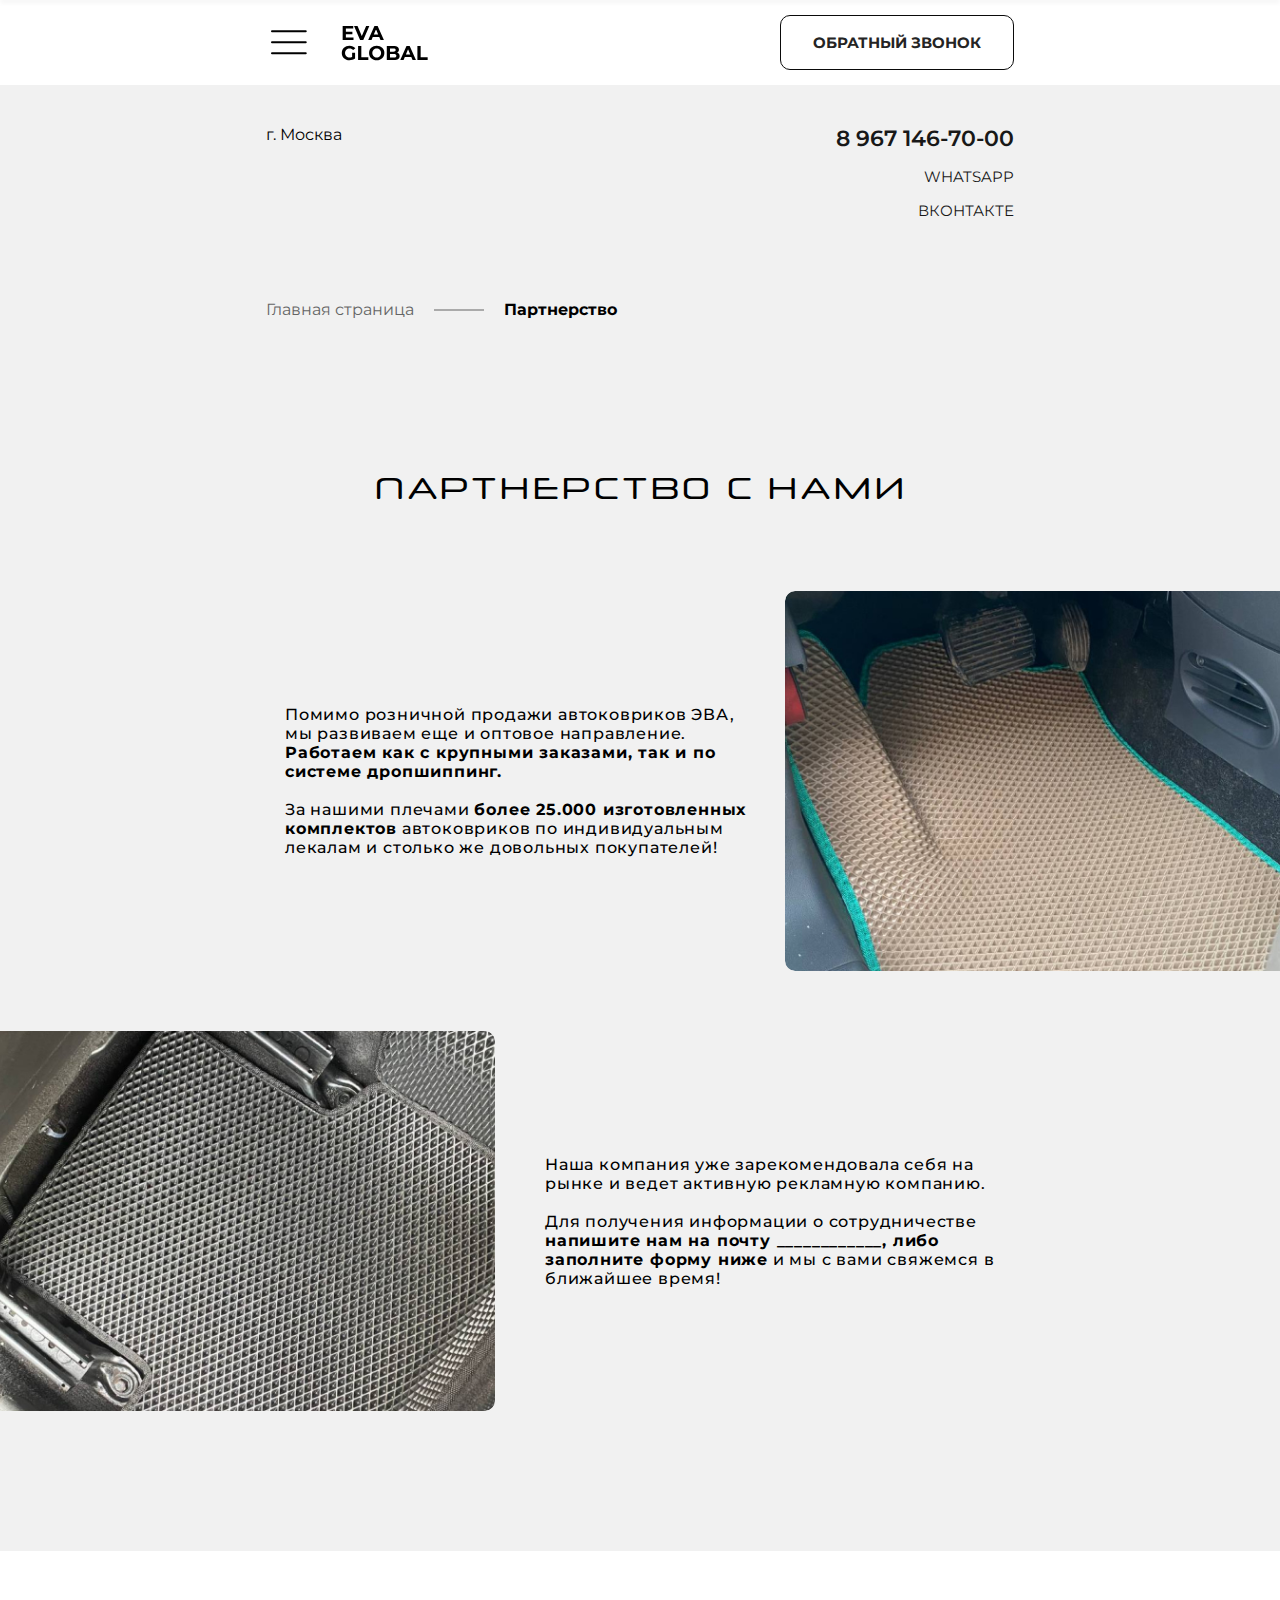
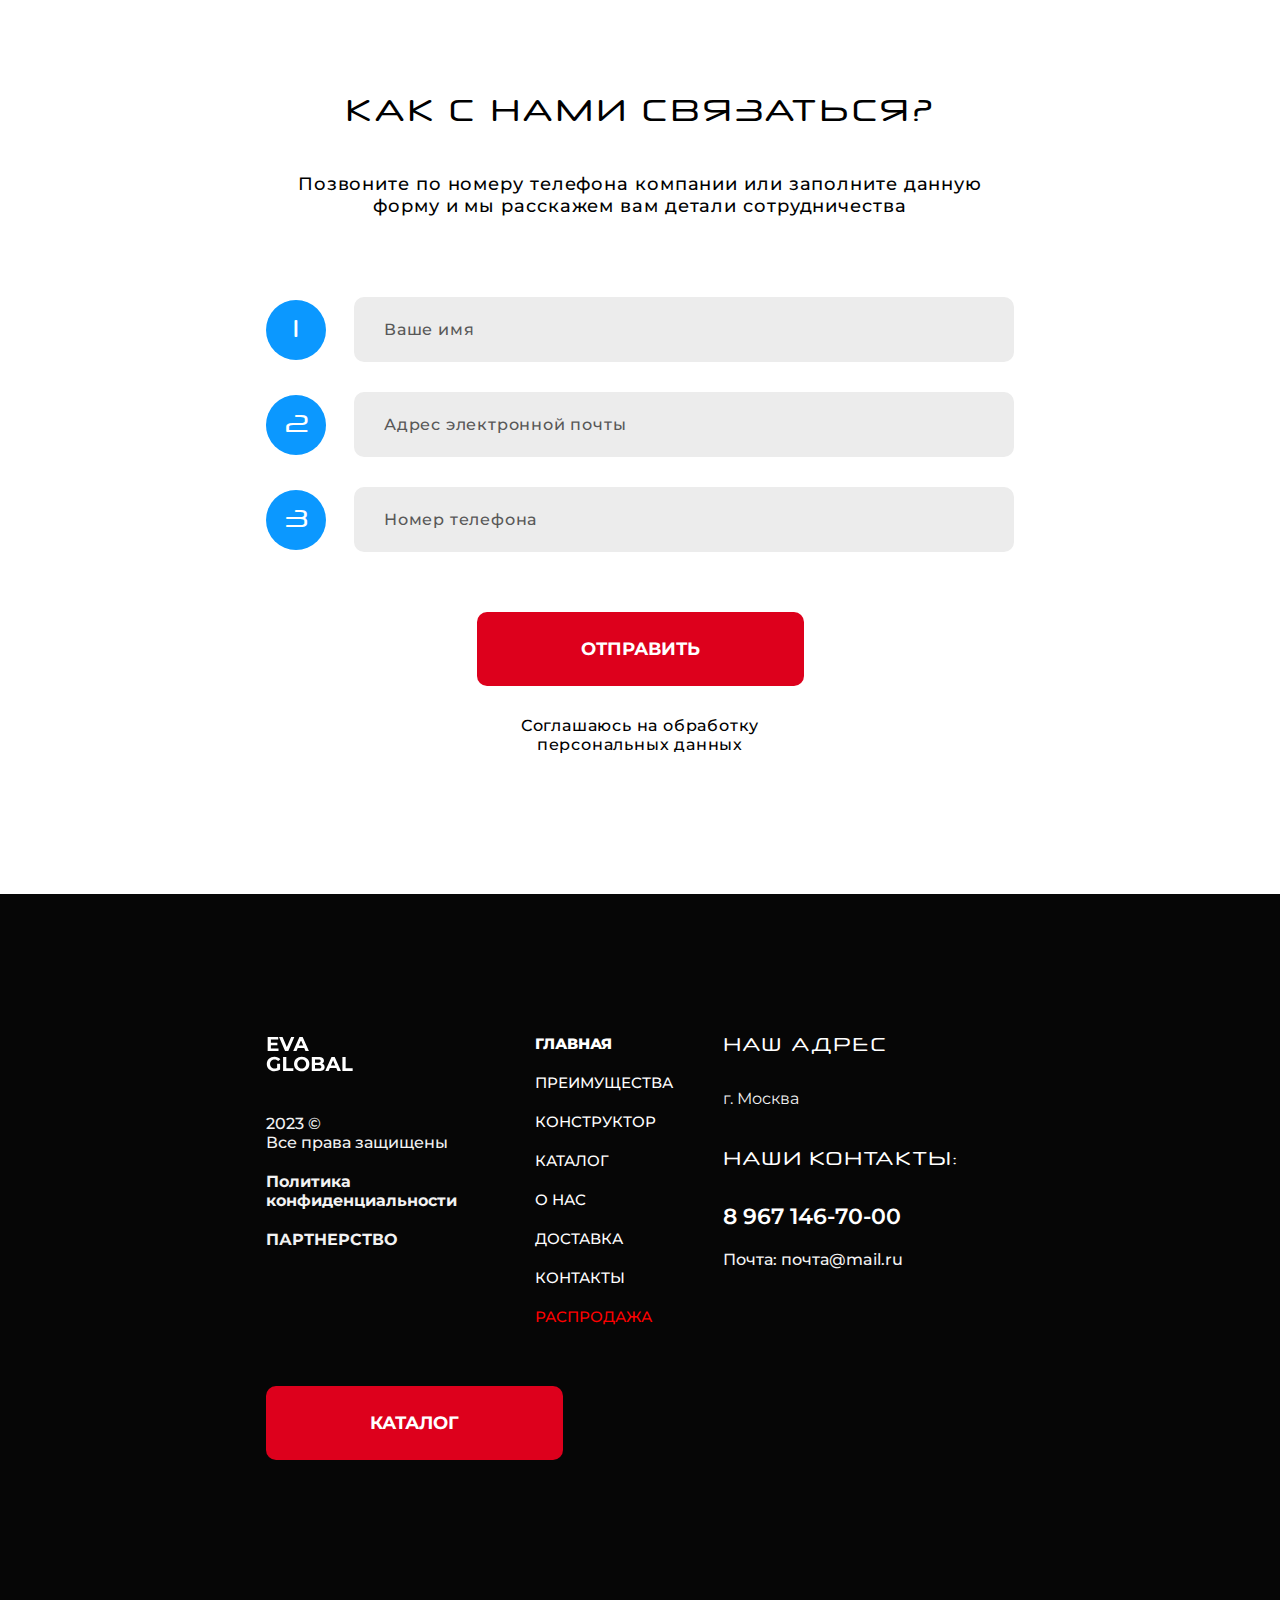
<file: partnership.html>
<!DOCTYPE html>
<html lang="ru">
<head>
    <meta charset="UTF-8">
    <meta name="viewport" content="width=device-width, initial-scale=1.0">
    <title>Партнерство с «Eva Global» - Eva Global - автомобильные EVA Коврики</title>
    
    <!-- swiper-js slider  -->
    <link rel="stylesheet" href="css/swiper-bundle.min.css"/>

    <!-- main css files  -->
    <link rel="stylesheet" href="css/reset.css">
    <link rel="stylesheet" href="css/style.css">
    <link rel="stylesheet" href="css/flexibility.css">

    <!-- favicon  -->
    <link rel="shortcut icon" href="favicon-32x32.ico" type="image/x-icon">
</head>
<body>
    <!-- Мобильное меню  -->
    <div class="mobile-menu">
        <div class="mobile-menu__column mobile-menu__column_one">
            <a href="index.html" class="mobile-menu__column_one__item">главная</a>
            <a href="index.html#benefits" class="mobile-menu__column_one__item menu-item">преимущества</a>
            <a href="index.html#constructor" class="mobile-menu__column_one__item menu-item">конструктор</a>
            <a href="catalog.html" class="mobile-menu__column_one__item">каталог</a>
            <a href="about.html" class="mobile-menu__column_one__item">о нас</a>
            <a href="index.html#delivery-payments" class="mobile-menu__column_one__item menu-item">доставка</a>
            <a href="index.html#contacts" class="mobile-menu__column_one__item menu-item">контакты</a>
            <a href="catalog.html" class="mobile-menu__column_one__item menu-item _red">распродажа</a>
        </div>
        <div class="mobile-menu__column mobile-menu__column_two">
            <a href="tel:89671467000" class="mobile-menu__column_two__tel">8 967 146-70-00</a>
            <a href="#" class="mobile-menu__column_two__link">вконтакте</a>
            <a href="#" class="mobile-menu__column_two__link">whatsapp</a>
            <a href="index.html#contacts" class="mobile-menu__column_two__more-soc menu-item">еще контакты</a>
        </div>
        <div class="mobile-menu__column mobile-menu__column_three">
            <p class="mobile-menu__column_three__city">г. Москва</p>
        </div>
    </div>
    <!-- Кнопка скролла наверх для мобилок  -->
    <button id="scrollToTopButton" class="scroll-to-top-button"><img src="img/icons/arrow-top.svg" alt="&#8593;"></button>
    <!-- Фиксированная шапка  -->
    <div class="header fixed-header">
        <div class="container">
            <nav class="header-menu">
                <div class="header-menu__logo-and-menu-block">
                    <button class="mobile__btn">
                        <img src="img/icons/menu-burger-icon.svg" alt="Меню">
                    </button>
                    <a href="index.html" class="logo__link">
                        <img src="img/logo.svg" alt="Eva Global">
                    </a>
                    <button class="header__tel-link openModal">
                        <img src="img/icons/tel-icon.svg" alt="Позвонить">
                    </button>
                </div>
                <ul class="header-menu__list _desktop">
                    <li class="header-menu__list__item"><a href="index.html">главная</a></li>
                    <li class="header-menu__list__item"><a class="menu-item" href="index.html#benefits">преимущества</a></li>
                    <li class="header-menu__list__item"><a class="menu-item" href="index.html#constructor">конструктор</a></li>
                    <li class="header-menu__list__item"><a href="catalog.html">каталог</a></li>
                    <li class="header-menu__list__item"><a href="about.html">о нас</a></li>
                    <li class="header-menu__list__item"><a class="menu-item" href="index.html#delivery-payments">доставка</a></li>
                    <li class="header-menu__list__item _red"><a href="catalog.html">распродажа</a></li>
                </ul>
                <button class="header__btn openModal">обратный звонок</button>
            </nav>
        </div>
    </div>
    <!-- Статичная шапка  -->
    <header class="header static-header">
        <div class="container">
            <nav class="header-menu">
                <div class="header-menu__logo-and-menu-block">
                    <button class="mobile__btn">
                        <img src="img/icons/menu-burger-icon.svg" alt="Меню">
                    </button>
                    <a href="index.html" class="logo__link">
                        <img src="img/logo.svg" alt="Eva Global">
                    </a>
                    <button class="header__tel-link openModal">
                        <img src="img/icons/tel-icon.svg" alt="Позвонить">
                    </button>
                </div>
                <ul class="header-menu__list _desktop">
                    <li class="header-menu__list__item"><a href="index.html">главная</a></li>
                    <li class="header-menu__list__item"><a class="menu-item" href="index.html#benefits">преимущества</a></li>
                    <li class="header-menu__list__item"><a class="menu-item" href="index.html#constructor">конструктор</a></li>
                    <li class="header-menu__list__item"><a href="catalog.html">каталог</a></li>
                    <li class="header-menu__list__item"><a href="about.html">о нас</a></li>
                    <li class="header-menu__list__item"><a class="menu-item" href="index.html#delivery-payments">доставка</a></li>
                    <li class="header-menu__list__item _red"><a href="catalog.html">распродажа</a></li>
                </ul>
                <button class="header__btn openModal">обратный звонок</button>
            </nav>
        </div>
    </header>
    <section class="offer-other-page">
        <div class="container">
            <div class="offer-top offer-content">
                <p class="offer-top__address offer-top__address_other">г. Москва</p>
                <div class="offer-top__contacts">
                    <a href="#" class="offer-top__contacts__social-link offer-top__contacts__social-link_other">вконтакте</a>
                    <a href="#" class="offer-top__contacts__social-link offer-top__contacts__social-link_other">whatsapp</a>
                    <a href="tel:89671467000" class="offer-top__contacts__phone-link offer-top__contacts__phone-link_other">8 967 146-70-00</a>
                    <a href="index.html#contacts" class="offer-top__contacts__more-social menu-item offer-top__contacts__more-social_other">еще контакты</a>
                </div>
            </div>
            <div class="offer-crumbs-block">
                <a href="index.html" class="offer-crumbs-block__item _mobile">
                    <img src="img/icons/home-icon.svg" alt="Главная страница">
                </a>
                <a href="index.html" class="offer-crumbs-block__item _desktop">Главная страница</a>
                <a href="partnership.html" class="offer-crumbs-block__item active">Партнерство</a>
            </div>
        </div>
    </section>
    <section class="partnership main">
        <div class="container _about">
            <h1 class="section__title section__title_main">партнерство с нами</h1>
            <div class="about__info-block">

                <div class="about__info-block__item">
                    <p class="about__info-block__item__text">
                        Помимо розничной продажи автоковриков ЭВА, мы развиваем еще и оптовое направление. <strong>Работаем как с крупными заказами, так и по системе дропшиппинг.</strong>
                        <br><br>
                        За нашими плечами <strong>более 25.000 изготовленных комплектов</strong> автоковриков по индивидуальным лекалам и столько же довольных покупателей!
                    </p>
                    <div class="about__info-block__item__img-wrap _one">
                        <img src="img/partnership-imgs/partnership-img-1.jpg" alt="123">
                    </div>
                </div>

                <div class="about__info-block__item about__info-block__item_rev">
                    <p class="about__info-block__item__text">
                        Наша компания уже зарекомендовала себя на рынке и ведет активную рекламную компанию.
                        <br><br>
                        Для получения информации о сотрудничестве <strong>напишите нам на почту ____________, либо заполните форму ниже</strong> и мы с вами свяжемся в ближайшее время!
                    </p>
                    
                    <div class="about__info-block__item__img-wrap _two">
                        <img src="img/partnership-imgs/partnership-img-2.jpg" alt="123">
                    </div>
                </div>
                
            </div>
        </div>
    </section>
    <section class="section-consult">
        <div class="container">
            <div class="section-consult__title-block">
                <h2 class="section__title section__title_section-consult">как с нами связаться?</h2>
                <p class="section__text section__text_section-consult">Позвоните по номеру телефона компании или заполните данную форму и мы расскажем вам детали сотрудничества</p>
            </div>
            <form action="#" class="section-consult__form">
                <div class="section-consult__form__item">
                    <span class="num-ellipse section-consult__form__item__num">1</span>
                    <input type="text" class="section-consult__form__input" placeholder="Ваше имя">
                </div>
                <div class="section-consult__form__item">
                    <span class="num-ellipse section-consult__form__item__num">2</span>
                    <input type="email" class="section-consult__form__input" placeholder="Адрес электронной почты">
                </div>
                <div class="section-consult__form__item">
                    <span class="num-ellipse section-consult__form__item__num">3</span>
                    <input type="tel" class="section-consult__form__input" placeholder="Номер телефона">
                </div>
                
                <button type="submit" class="btn-red section-consult__form__btn">отправить</button>
                <p class="section-consult__form__policy-text">Соглашаюсь на обработку персональных данных</p>
            </form>
            
        </div>
    </section>
    <footer class="footer">
        <div class="container">
            <div class="footer__wrap">

                <div class="footer__wrap__column footer__wrap__column_company-links">
                    <a href="index.html" class="footer__logo-link">
                        <img src="img/logo-white.svg" alt="EVA GLOBAL">
                    </a>
                    <p class="footer__policy-text">2023 ©<br>Все права защищены</p>
                    <a href="policy.html" target="_blank" class="footer__policy-link footer-link-hover">Политика конфиденциальности</a>
                    <a href="partnership.html" target="_blank" class="footer__partnership-link footer-link-hover">партнерство</a>
                </div>

                <div class="footer__wrap__column footer__wrap__column_navigation">
                    <a href="index.html" class="footer__wrap__column_navigation__item active footer-link-hover">главная</a>
                    <a href="index.html#benefits" class="menu-item footer__wrap__column_navigation__item footer-link-hover">преимущества</a>
                    <a href="index.html#constructor" class="menu-item footer__wrap__column_navigation__item footer-link-hover">конструктор</a>
                    <a href="catalog.html" class="footer__wrap__column_navigation__item footer-link-hover">каталог</a>
                    <a href="about.html" class="footer__wrap__column_navigation__item footer-link-hover">о нас</a>
                    <a href="index.html#delivery-payments" class="menu-item footer__wrap__column_navigation__item footer-link-hover">доставка</a>
                    <a href="index.html#contacts" class="menu-item footer__wrap__column_navigation__item footer-link-hover">контакты</a>
                    <a href="catalog.html" class="footer__wrap__column_navigation__item _red footer-link-hover">распродажа</a>
                </div>

                <div class="footer__wrap__column footer__wrap__column_company-info">
                    <div class="footer__wrap__column_company-info__block">
                        <h4 class="footer__wrap__column_company-info__title">наш адрес</h4>
                        <p class="footer__wrap__column_company-info__text">г. Москва</p>
                    </div>
                    <div class="footer__wrap__column_company-info__block">
                        <h4 class="footer__wrap__column_company-info__title">наши контакты:</h4>
                        <a href="tel:89671467000" class="footer__wrap__column_company-info__block__tel footer-link-hover">8 967 146-70-00</a>
                        <a href="mailto:test@gmail.com" class="footer__wrap__column_company-info__block__mail footer-link-hover">Почта: почта@mail.ru</a>
                    </div>
                </div>

                <div class="footer__wrap__column footer__wrap__column_btn">
                    <a href="catalog.html" class="btn-red">каталог</a>
                </div>

            </div>
        </div>
    </footer>

    <!-- Модальное окно обратного зовнка -->
    <div id="modal" class="modal">
        <div class="modal-content">
            <span id="modalCloseBtn" class="modal-close"><img src="img/icons/modal-close-icon.svg" alt="X"></span>
            <h2 class="section__title section__title_modal">закажите обратный звонок</h2>
            <form action="#" class="modal-content__container">
                <div class="modal__input__wrap">
                    <span class="modal__input__wrap__number num-ellipse">1</span>
                    <input class="modal__input" type="text" name="user_name" placeholder="Ваше имя">
                </div>
                <div class="modal__input__wrap">
                    <span class="modal__input__wrap__number num-ellipse">2</span>
                    <input class="modal__input" type="tel" name="user_phone" placeholder="Номер телефона">
                </div>
                <button type="submit" class="btn-red modal__btn">отправить</button>
                <p class="modal__policy-text">Соглашаюсь на обработку персональных данных</p>
            </form>
            
        </div>
    </div>

    


    

    
    <script src="js/swiper-bundle.min.js"></script>
    <script src="js/fslightbox.js"></script>
    <script src="js/main.js"></script>
</body>
</html>
</file>
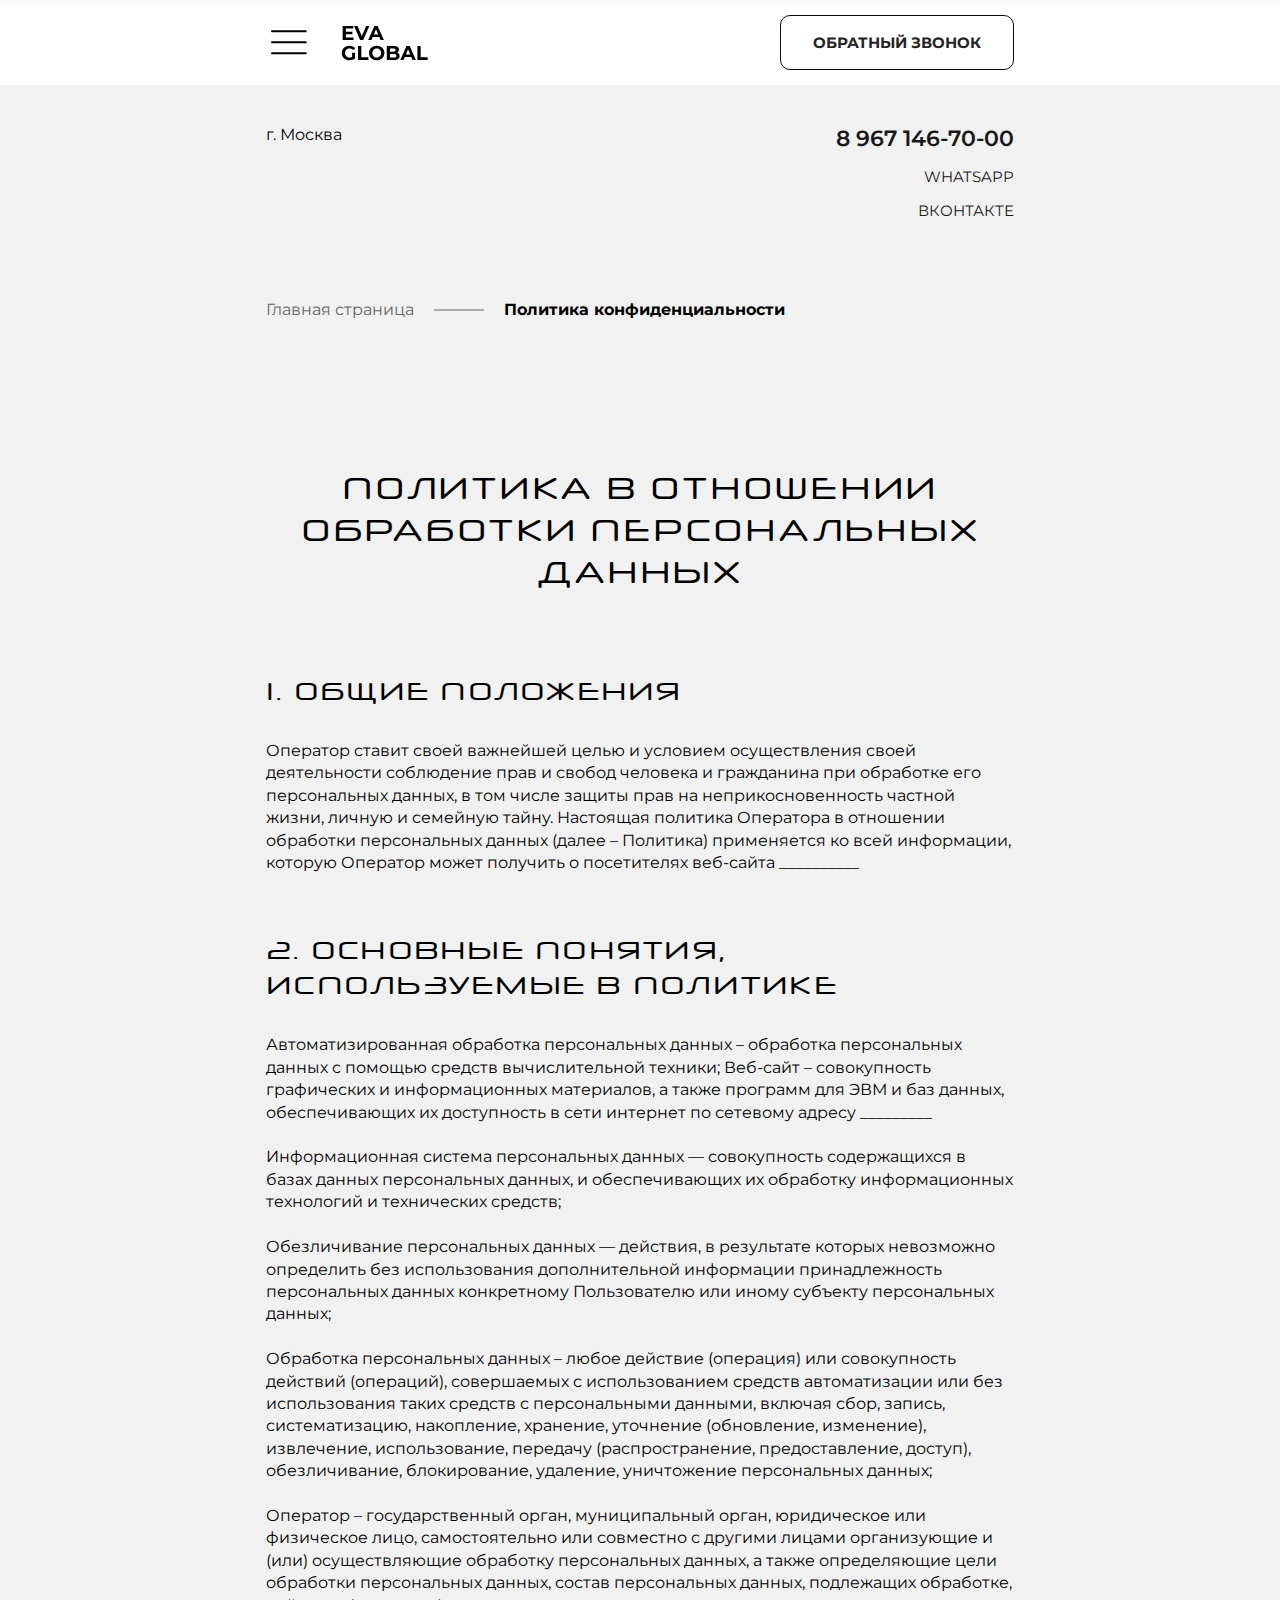
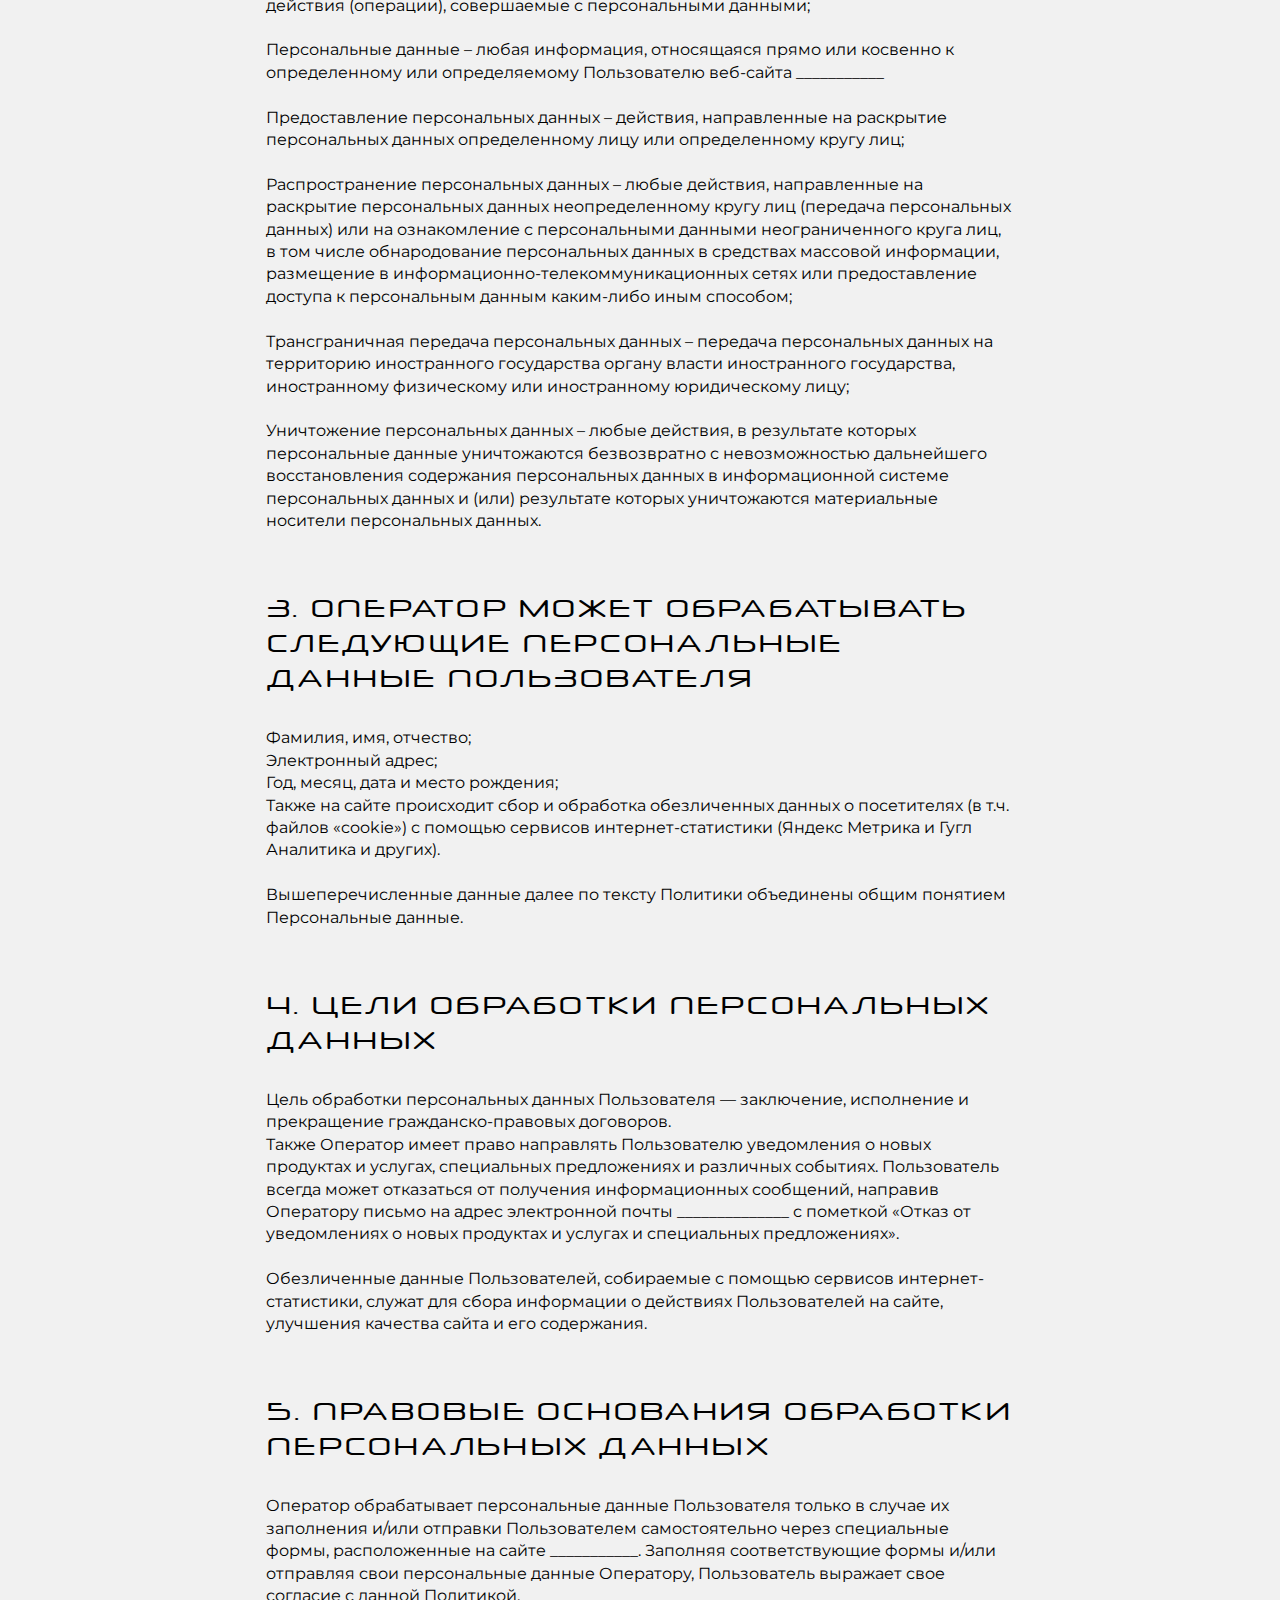
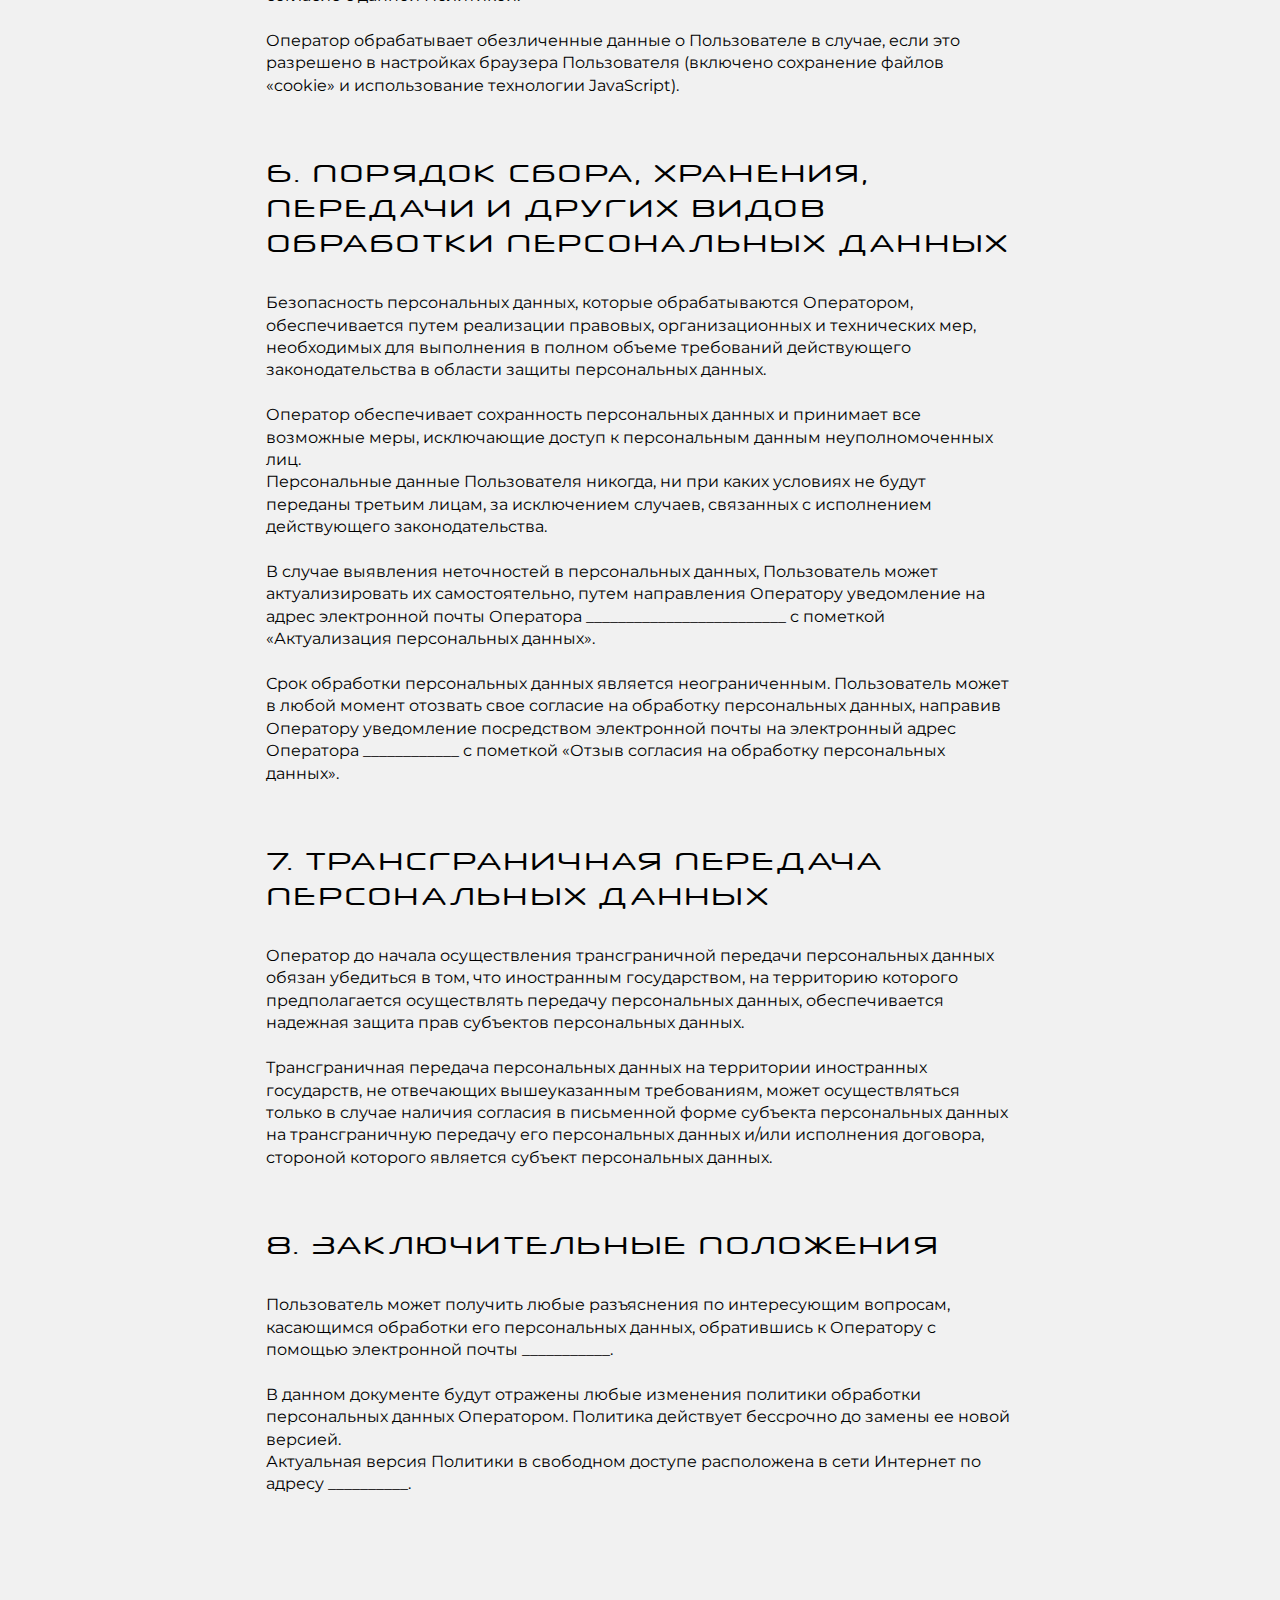
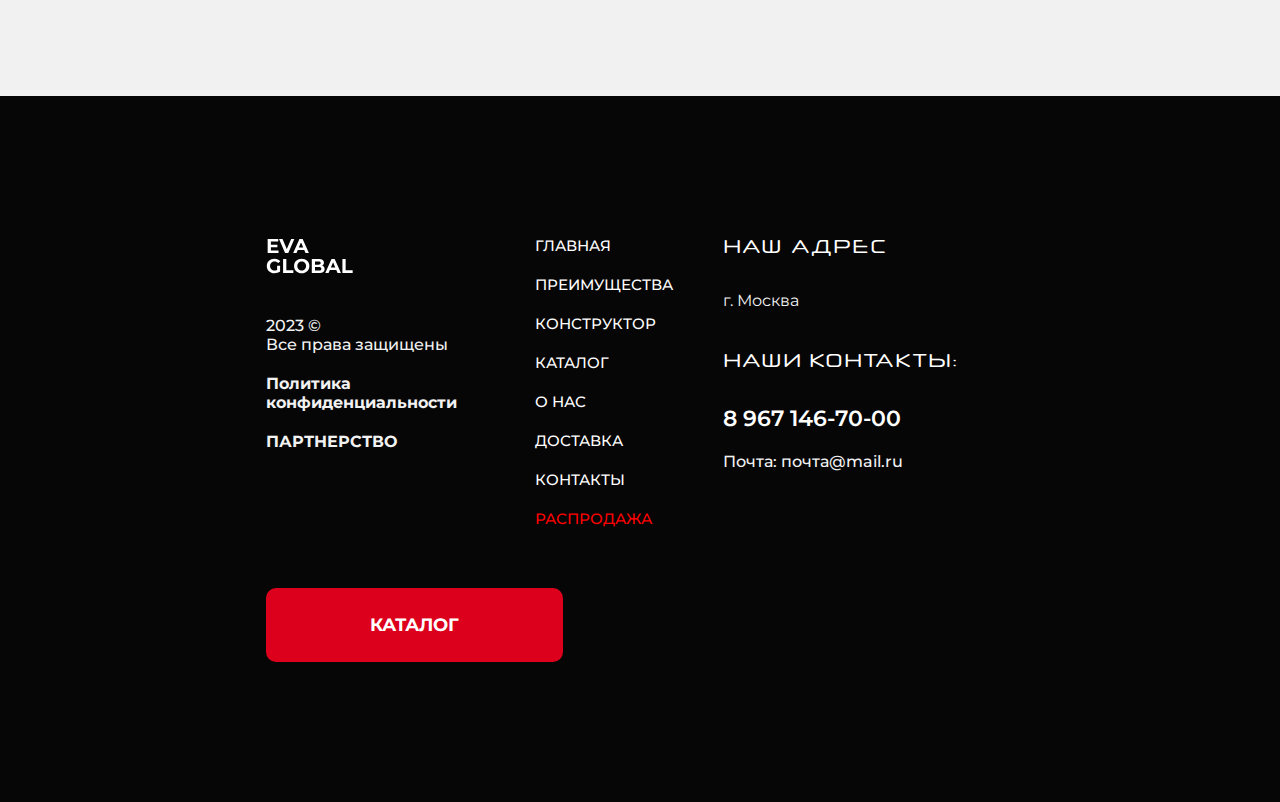
<file: policy.html>
<!DOCTYPE html>
<html lang="ru">
<head>
    <meta charset="UTF-8">
    <meta name="viewport" content="width=device-width, initial-scale=1.0">
    <title>Политика конфиденциальности - Eva Global - автомобильные EVA Коврики</title>
    
    <!-- swiper-js slider  -->
    <link rel="stylesheet" href="css/swiper-bundle.min.css"/>

    <!-- main css files  -->
    <link rel="stylesheet" href="css/reset.css">
    <link rel="stylesheet" href="css/style.css">
    <link rel="stylesheet" href="css/flexibility.css">

    <!-- favicon  -->
    <link rel="shortcut icon" href="favicon-32x32.ico" type="image/x-icon">
</head>
<body>
    <!-- Мобильное меню  -->
    <div class="mobile-menu">
        <div class="mobile-menu__column mobile-menu__column_one">
            <a href="index.html" class="mobile-menu__column_one__item">главная</a>
            <a href="index.html#benefits" class="mobile-menu__column_one__item menu-item">преимущества</a>
            <a href="index.html#constructor" class="mobile-menu__column_one__item menu-item">конструктор</a>
            <a href="catalog.html" class="mobile-menu__column_one__item">каталог</a>
            <a href="about.html" class="mobile-menu__column_one__item">о нас</a>
            <a href="index.html#delivery-payments" class="mobile-menu__column_one__item menu-item">доставка</a>
            <a href="index.html#contacts" class="mobile-menu__column_one__item menu-item">контакты</a>
            <a href="catalog.html" class="mobile-menu__column_one__item menu-item _red">распродажа</a>
        </div>
        <div class="mobile-menu__column mobile-menu__column_two">
            <a href="tel:89671467000" class="mobile-menu__column_two__tel">8 967 146-70-00</a>
            <a href="#" class="mobile-menu__column_two__link">вконтакте</a>
            <a href="#" class="mobile-menu__column_two__link">whatsapp</a>
            <a href="index.html#contacts" class="mobile-menu__column_two__more-soc menu-item">еще контакты</a>
        </div>
        <div class="mobile-menu__column mobile-menu__column_three">
            <p class="mobile-menu__column_three__city">г. Москва</p>
        </div>
    </div>
    <!-- Кнопка скролла наверх для мобилок  -->
    <button id="scrollToTopButton" class="scroll-to-top-button"><img src="img/icons/arrow-top.svg" alt="&#8593;"></button>
    <!-- Фиксированная шапка  -->
    <div class="header fixed-header">
        <div class="container">
            <nav class="header-menu">
                <div class="header-menu__logo-and-menu-block">
                    <button class="mobile__btn">
                        <img src="img/icons/menu-burger-icon.svg" alt="Меню">
                    </button>
                    <a href="index.html" class="logo__link">
                        <img src="img/logo.svg" alt="Eva Global">
                    </a>
                    <button class="header__tel-link openModal">
                        <img src="img/icons/tel-icon.svg" alt="Позвонить">
                    </button>
                </div>
                <ul class="header-menu__list _desktop">
                    <li class="header-menu__list__item"><a href="index.html">главная</a></li>
                    <li class="header-menu__list__item"><a class="menu-item" href="index.html#benefits">преимущества</a></li>
                    <li class="header-menu__list__item"><a class="menu-item" href="index.html#constructor">конструктор</a></li>
                    <li class="header-menu__list__item"><a href="catalog.html">каталог</a></li>
                    <li class="header-menu__list__item"><a href="about.html">о нас</a></li>
                    <li class="header-menu__list__item"><a class="menu-item" href="index.html#delivery-payments">доставка</a></li>
                    <li class="header-menu__list__item _red"><a href="catalog.html">распродажа</a></li>
                </ul>
                <button class="header__btn openModal">обратный звонок</button>
            </nav>
        </div>
    </div>
    <!-- Статичная шапка  -->
    <header class="header static-header">
        <div class="container">
            <nav class="header-menu">
                <div class="header-menu__logo-and-menu-block">
                    <button class="mobile__btn">
                        <img src="img/icons/menu-burger-icon.svg" alt="Меню">
                    </button>
                    <a href="index.html" class="logo__link">
                        <img src="img/logo.svg" alt="Eva Global">
                    </a>
                    <button class="header__tel-link openModal">
                        <img src="img/icons/tel-icon.svg" alt="Позвонить">
                    </button>
                </div>
                <ul class="header-menu__list _desktop">
                    <li class="header-menu__list__item"><a href="index.html">главная</a></li>
                    <li class="header-menu__list__item"><a class="menu-item" href="index.html#benefits">преимущества</a></li>
                    <li class="header-menu__list__item"><a class="menu-item" href="index.html#constructor">конструктор</a></li>
                    <li class="header-menu__list__item"><a href="catalog.html">каталог</a></li>
                    <li class="header-menu__list__item"><a href="about.html">о нас</a></li>
                    <li class="header-menu__list__item"><a class="menu-item" href="index.html#delivery-payments">доставка</a></li>
                    <li class="header-menu__list__item _red"><a href="catalog.html">распродажа</a></li>
                </ul>
                <button class="header__btn openModal">обратный звонок</button>
            </nav>
        </div>
    </header>
    <section class="offer-other-page">
        <div class="container">
            <div class="offer-top offer-content">
                <p class="offer-top__address offer-top__address_other">г. Москва</p>
                <div class="offer-top__contacts">
                    <a href="#" class="offer-top__contacts__social-link offer-top__contacts__social-link_other">вконтакте</a>
                    <a href="#" class="offer-top__contacts__social-link offer-top__contacts__social-link_other">whatsapp</a>
                    <a href="tel:89671467000" class="offer-top__contacts__phone-link offer-top__contacts__phone-link_other">8 967 146-70-00</a>
                    <a href="index.html#contacts" class="offer-top__contacts__more-social menu-item offer-top__contacts__more-social_other">еще контакты</a>
                </div>
            </div>
            <div class="offer-crumbs-block">
                <a href="index.html" class="offer-crumbs-block__item _mobile">
                    <img src="img/icons/home-icon.svg" alt="Главная страница">
                </a>
                <a href="index.html" class="offer-crumbs-block__item _desktop">Главная страница</a>
                <a href="policy.html" class="offer-crumbs-block__item active">Политика конфиденциальности</a>
            </div>
        </div>
    </section>
    <section class="policy main">
        <div class="container">
            <h1 class="section__title section__title_main">ПОЛИТИКА В ОТНОШЕНИИ ОБРАБОТКИ ПЕРСОНАЛЬНЫХ ДАННЫХ</h1>
            
            <h2>1. ОБЩИЕ ПОЛОЖЕНИЯ</h2>
            <p>
                Оператор ставит своей важнейшей целью и условием осуществления своей деятельности соблюдение прав и свобод человека и гражданина при обработке его персональных данных, в том числе защиты прав на неприкосновенность частной жизни, личную и семейную тайну. Настоящая политика Оператора в отношении обработки персональных данных (далее – Политика) применяется ко всей информации, которую Оператор может получить о посетителях веб-сайта __________
            </p>

            <h2>2. ОСНОВНЫЕ ПОНЯТИЯ, ИСПОЛЬЗУЕМЫЕ В ПОЛИТИКЕ</h2>
            <p>
                Автоматизированная обработка персональных данных – обработка персональных данных с помощью средств вычислительной техники;
                Веб-сайт – совокупность графических и информационных материалов, а также программ для ЭВМ и баз данных, обеспечивающих их доступность в сети интернет по сетевому адресу _________
                <br><br>
                Информационная система персональных данных — совокупность содержащихся в базах данных персональных данных, и обеспечивающих их обработку информационных технологий и технических средств;
                <br><br>
                Обезличивание персональных данных — действия, в результате которых невозможно определить без использования дополнительной информации принадлежность персональных данных конкретному Пользователю или иному субъекту персональных данных;
                <br><br>
                Обработка персональных данных – любое действие (операция) или совокупность действий (операций), совершаемых с использованием средств автоматизации или без использования таких средств с персональными данными, включая сбор, запись, систематизацию, накопление, хранение, уточнение (обновление, изменение), извлечение, использование, передачу (распространение, предоставление, доступ), обезличивание, блокирование, удаление, уничтожение персональных данных;
                <br><br>
                Оператор – государственный орган, муниципальный орган, юридическое или физическое лицо, самостоятельно или совместно с другими лицами организующие и (или) осуществляющие обработку персональных данных, а также определяющие цели обработки персональных данных, состав персональных данных, подлежащих обработке, действия (операции), совершаемые с персональными данными;
                <br><br>
                Персональные данные – любая информация, относящаяся прямо или косвенно к определенному или определяемому Пользователю веб-сайта ___________
                <br><br>
                Предоставление персональных данных – действия, направленные на раскрытие персональных данных определенному лицу или определенному кругу лиц;
                <br><br>
                Распространение персональных данных – любые действия, направленные на раскрытие персональных данных неопределенному кругу лиц (передача персональных данных) или на ознакомление с персональными данными неограниченного круга лиц, в том числе обнародование персональных данных в средствах массовой информации, размещение в информационно-телекоммуникационных сетях или предоставление доступа к персональным данным каким-либо иным способом;
                <br><br>
                Трансграничная передача персональных данных – передача персональных данных на территорию иностранного государства органу власти иностранного государства, иностранному физическому или иностранному юридическому лицу;
                <br><br>
                Уничтожение персональных данных – любые действия, в результате которых персональные данные уничтожаются безвозвратно с невозможностью дальнейшего восстановления содержания персональных данных в информационной системе персональных данных и (или) результате которых уничтожаются материальные носители персональных данных.
            </p>

            <h2>3. ОПЕРАТОР МОЖЕТ ОБРАБАТЫВАТЬ СЛЕДУЮЩИЕ ПЕРСОНАЛЬНЫЕ ДАННЫЕ ПОЛЬЗОВАТЕЛЯ</h2>
            <p>
                Фамилия, имя, отчество;<br>
                Электронный адрес;<br>
                Год, месяц, дата и место рождения;<br>
                Также на сайте происходит сбор и обработка обезличенных данных о посетителях (в т.ч. файлов «cookie») с помощью сервисов интернет-статистики (Яндекс Метрика и Гугл Аналитика и других).<br>
                <br>
                Вышеперечисленные данные далее по тексту Политики объединены общим понятием Персональные данные.
            </p>

            <h2>4. ЦЕЛИ ОБРАБОТКИ ПЕРСОНАЛЬНЫХ ДАННЫХ</h2>
            <p>
                Цель обработки персональных данных Пользователя — заключение, исполнение и прекращение гражданско-правовых договоров.<br>
                Также Оператор имеет право направлять Пользователю уведомления о новых продуктах и услугах, специальных предложениях и различных событиях. Пользователь всегда может отказаться от получения информационных сообщений, направив Оператору письмо на адрес электронной почты ______________ с пометкой «Отказ от уведомлениях о новых продуктах и услугах и специальных предложениях».
                <br><br>
                Обезличенные данные Пользователей, собираемые с помощью сервисов интернет-статистики, служат для сбора информации о действиях Пользователей на сайте, улучшения качества сайта и его содержания.
            </p>

            <h2>5. ПРАВОВЫЕ ОСНОВАНИЯ ОБРАБОТКИ ПЕРСОНАЛЬНЫХ ДАННЫХ</h2>
            <p>
                Оператор обрабатывает персональные данные Пользователя только в случае их заполнения и/или отправки Пользователем самостоятельно через специальные формы, расположенные на сайте ___________. Заполняя соответствующие формы и/или отправляя свои персональные данные Оператору, Пользователь выражает свое согласие с данной Политикой.
                <br><br>
                Оператор обрабатывает обезличенные данные о Пользователе в случае, если это разрешено в настройках браузера Пользователя (включено сохранение файлов «cookie» и использование технологии JavaScript).
            </p>

            <h2>6. ПОРЯДОК СБОРА, ХРАНЕНИЯ, ПЕРЕДАЧИ И ДРУГИХ ВИДОВ ОБРАБОТКИ ПЕРСОНАЛЬНЫХ ДАННЫХ</h2>
            <p>
                Безопасность персональных данных, которые обрабатываются Оператором, обеспечивается путем реализации правовых, организационных и технических мер, необходимых для выполнения в полном объеме требований действующего законодательства в области защиты персональных данных.
                <br><br>
                Оператор обеспечивает сохранность персональных данных и принимает все возможные меры, исключающие доступ к персональным данным неуполномоченных лиц.<br>
                Персональные данные Пользователя никогда, ни при каких условиях не будут переданы третьим лицам, за исключением случаев, связанных с исполнением действующего законодательства.
                <br><br>
                В случае выявления неточностей в персональных данных, Пользователь может актуализировать их самостоятельно, путем направления Оператору уведомление на адрес электронной почты Оператора _________________________ с пометкой «Актуализация персональных данных».
                <br><br>
                Срок обработки персональных данных является неограниченным. Пользователь может в любой момент отозвать свое согласие на обработку персональных данных, направив Оператору уведомление посредством электронной почты на электронный адрес Оператора ____________ с пометкой «Отзыв согласия на обработку персональных данных».
            </p>

            <h2>7. ТРАНСГРАНИЧНАЯ ПЕРЕДАЧА ПЕРСОНАЛЬНЫХ ДАННЫХ</h2>
            <p>
                Оператор до начала осуществления трансграничной передачи персональных данных обязан убедиться в том, что иностранным государством, на территорию которого предполагается осуществлять передачу персональных данных, обеспечивается надежная защита прав субъектов персональных данных.
                <br><br>
                Трансграничная передача персональных данных на территории иностранных государств, не отвечающих вышеуказанным требованиям, может осуществляться только в случае наличия согласия в письменной форме субъекта персональных данных на трансграничную передачу его персональных данных и/или исполнения договора, стороной которого является субъект персональных данных.
            </p>

            <h2>8. ЗАКЛЮЧИТЕЛЬНЫЕ ПОЛОЖЕНИЯ</h2>
            <p>
                Пользователь может получить любые разъяснения по интересующим вопросам, касающимся обработки его персональных данных, обратившись к Оператору с помощью электронной почты ___________.
                <br><br>
                В данном документе будут отражены любые изменения политики обработки персональных данных Оператором. Политика действует бессрочно до замены ее новой версией.<br>
                Актуальная версия Политики в свободном доступе расположена в сети Интернет по адресу __________.
            </p>

        </div>
    </section>
    
    <footer class="footer">
        <div class="container">
            <div class="footer__wrap">

                <div class="footer__wrap__column footer__wrap__column_company-links">
                    <a href="index.html" class="footer__logo-link">
                        <img src="img/logo-white.svg" alt="EVA GLOBAL">
                    </a>
                    <p class="footer__policy-text">2023 ©<br>Все права защищены</p>
                    <a href="policy.html" target="_blank" class="footer__policy-link footer-link-hover">Политика конфиденциальности</a>
                    <a href="partnership.html" target="_blank" class="footer__partnership-link footer-link-hover">партнерство</a>
                </div>

                <div class="footer__wrap__column footer__wrap__column_navigation">
                    <a href="index.html" class="footer__wrap__column_navigation__item footer-link-hover">главная</a>
                    <a href="#benefits" class="menu-item footer__wrap__column_navigation__item footer-link-hover">преимущества</a>
                    <a href="#constructor" class="menu-item footer__wrap__column_navigation__item footer-link-hover">конструктор</a>
                    <a href="catalog.html" class="footer__wrap__column_navigation__item footer-link-hover">каталог</a>
                    <a href="about.html" class="footer__wrap__column_navigation__item footer-link-hover">о нас</a>
                    <a href="#delivery-payments" class="menu-item footer__wrap__column_navigation__item footer-link-hover">доставка</a>
                    <a href="#contacts" class="menu-item footer__wrap__column_navigation__item footer-link-hover">контакты</a>
                    <a href="#" class="footer__wrap__column_navigation__item _red footer-link-hover">распродажа</a>
                </div>

                <div class="footer__wrap__column footer__wrap__column_company-info">
                    <div class="footer__wrap__column_company-info__block">
                        <h4 class="footer__wrap__column_company-info__title">наш адрес</h4>
                        <p class="footer__wrap__column_company-info__text">г. Москва</p>
                    </div>
                    <div class="footer__wrap__column_company-info__block">
                        <h4 class="footer__wrap__column_company-info__title">наши контакты:</h4>
                        <a href="tel:89671467000" class="footer__wrap__column_company-info__block__tel footer-link-hover">8 967 146-70-00</a>
                        <a href="mailto:test@gmail.com" class="footer__wrap__column_company-info__block__mail footer-link-hover">Почта: почта@mail.ru</a>
                    </div>
                </div>

                <div class="footer__wrap__column footer__wrap__column_btn">
                    <a href="catalog.html" class="btn-red">каталог</a>
                </div>

            </div>
        </div>
    </footer>

    <!-- Модальное окно обратного зовнка -->
    <div id="modal" class="modal">
        <div class="modal-content">
            <span id="modalCloseBtn" class="modal-close"><img src="img/icons/modal-close-icon.svg" alt="X"></span>
            <h2 class="section__title section__title_modal">закажите обратный звонок</h2>
            <form action="#" class="modal-content__container">
                <div class="modal__input__wrap">
                    <span class="modal__input__wrap__number num-ellipse">1</span>
                    <input class="modal__input" type="text" name="user_name" placeholder="Ваше имя">
                </div>
                <div class="modal__input__wrap">
                    <span class="modal__input__wrap__number num-ellipse">2</span>
                    <input class="modal__input" type="tel" name="user_phone" placeholder="Номер телефона">
                </div>
                <button type="submit" class="btn-red modal__btn">отправить</button>
                <p class="modal__policy-text">Соглашаюсь на обработку персональных данных</p>
            </form>
            
        </div>
    </div>

    


    

    
    <script src="js/swiper-bundle.min.js"></script>
    <script src="js/fslightbox.js"></script>
    <script src="js/main.js"></script>
</body>
</html>
</file>
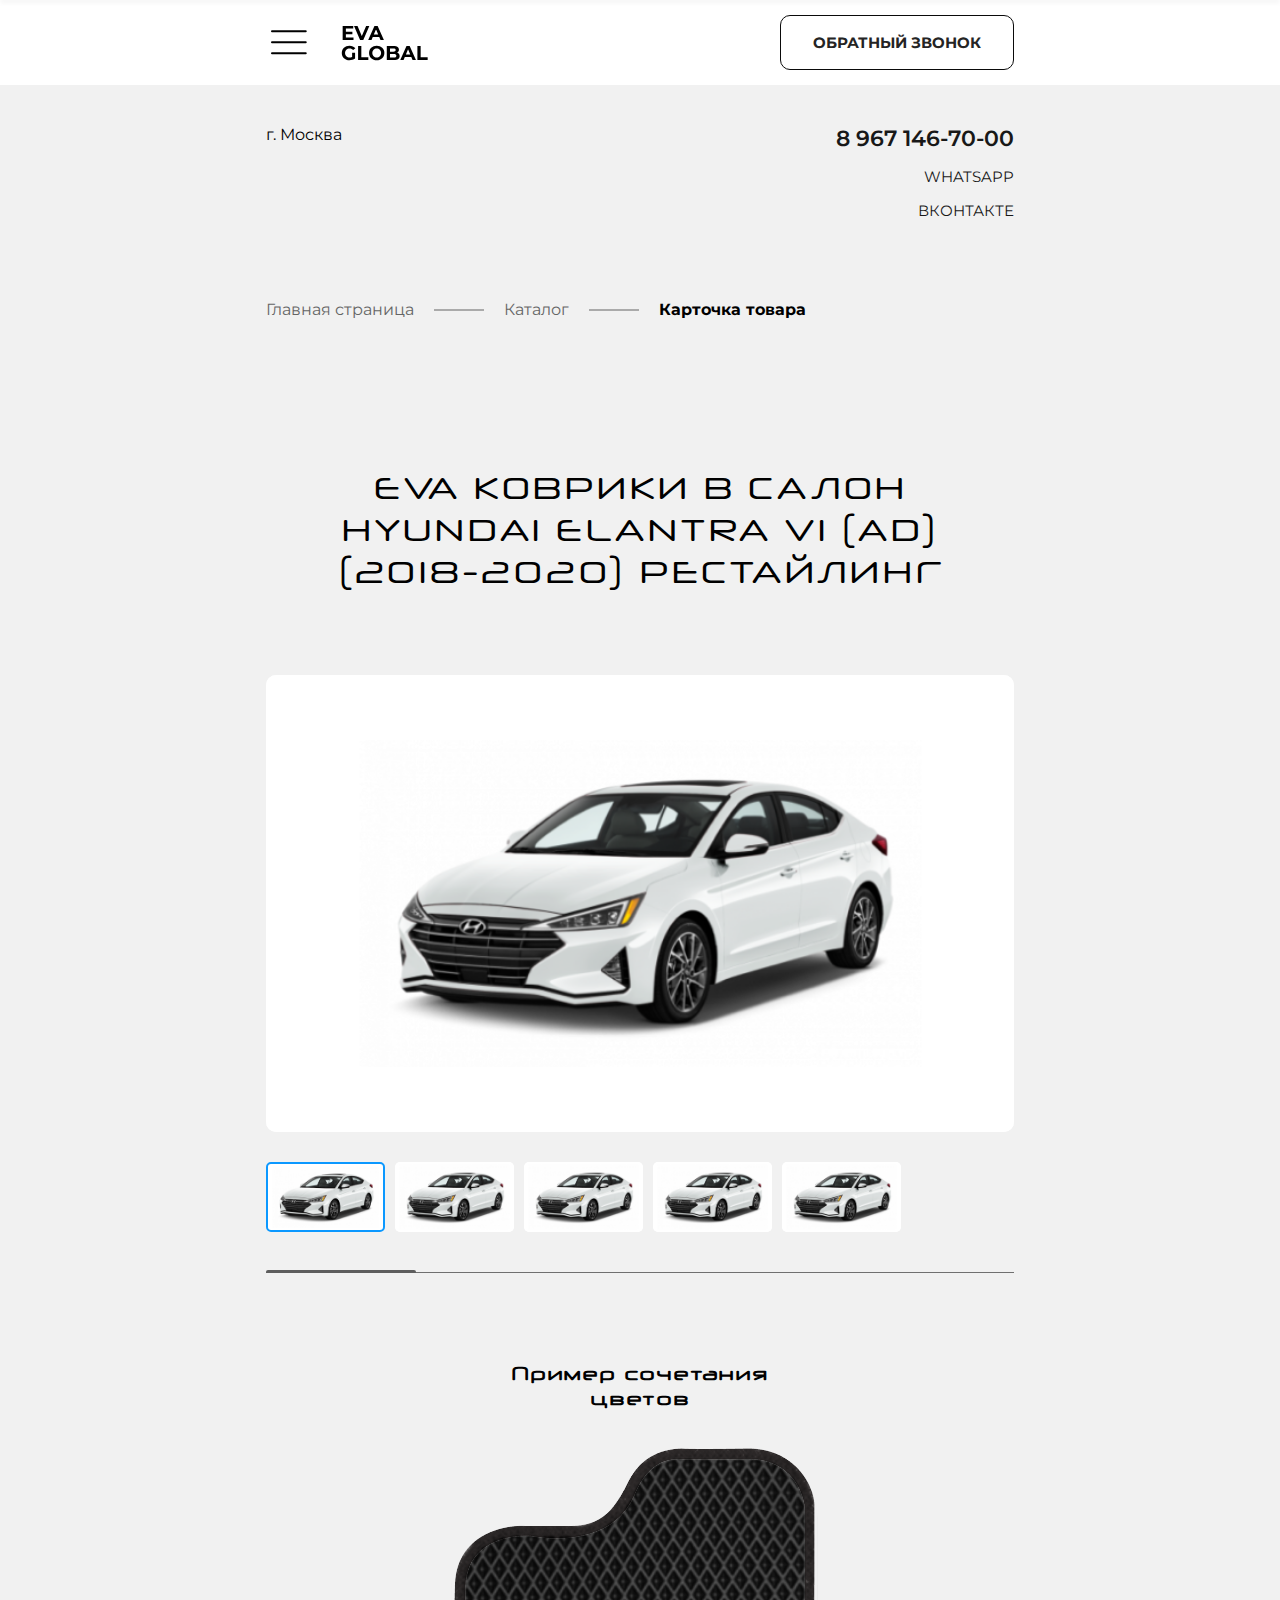
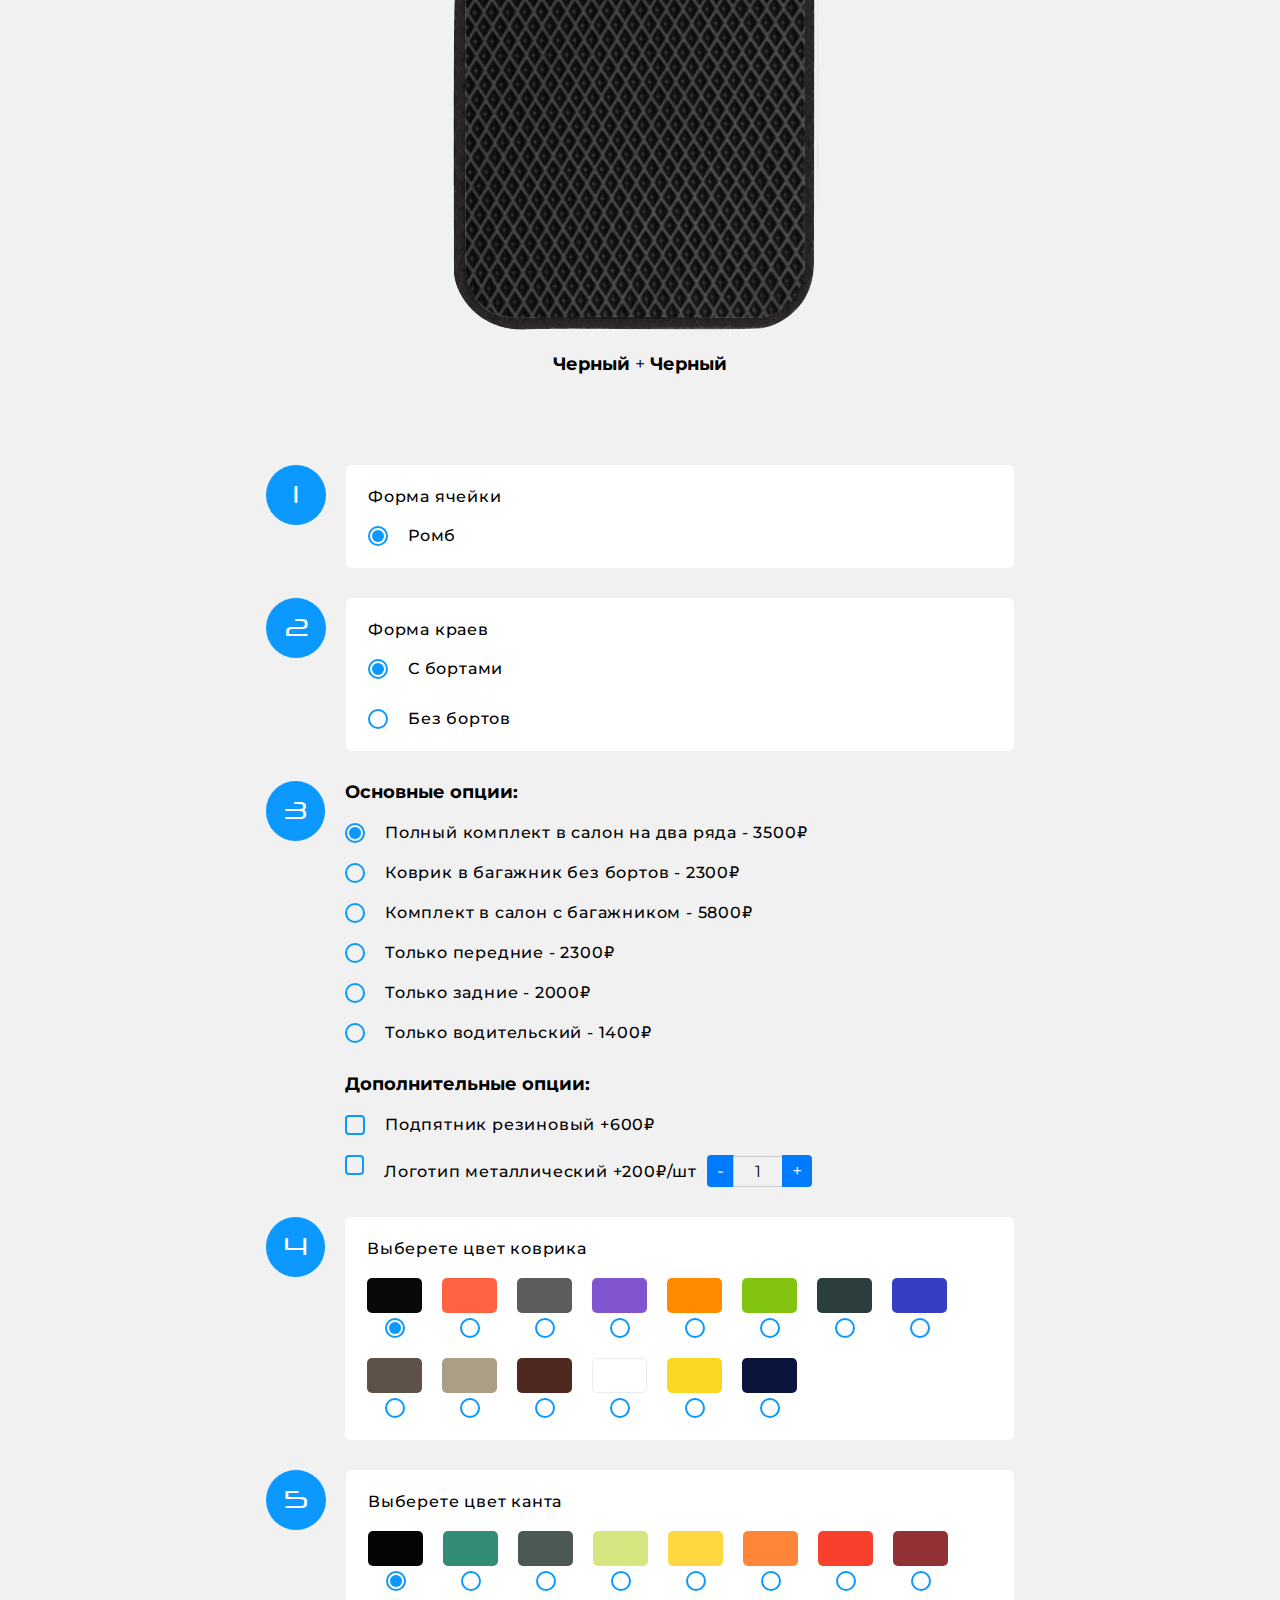
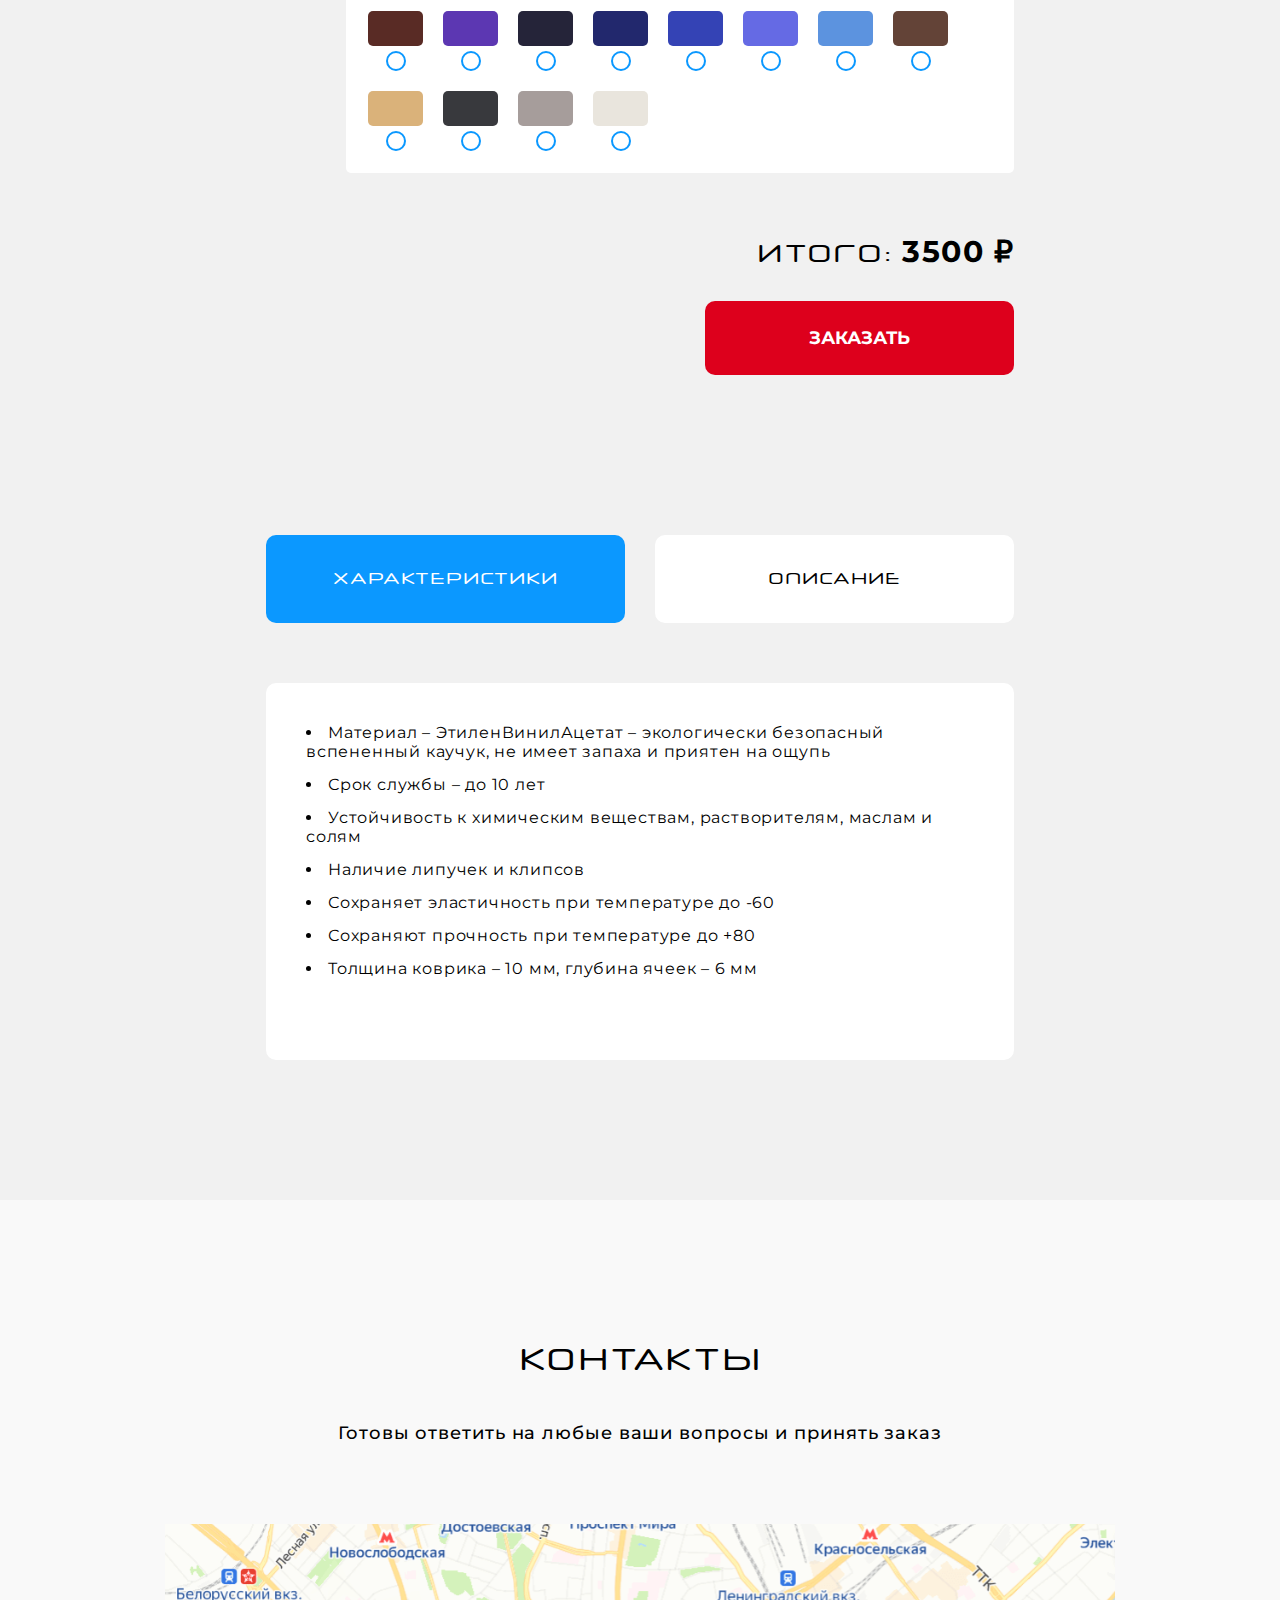
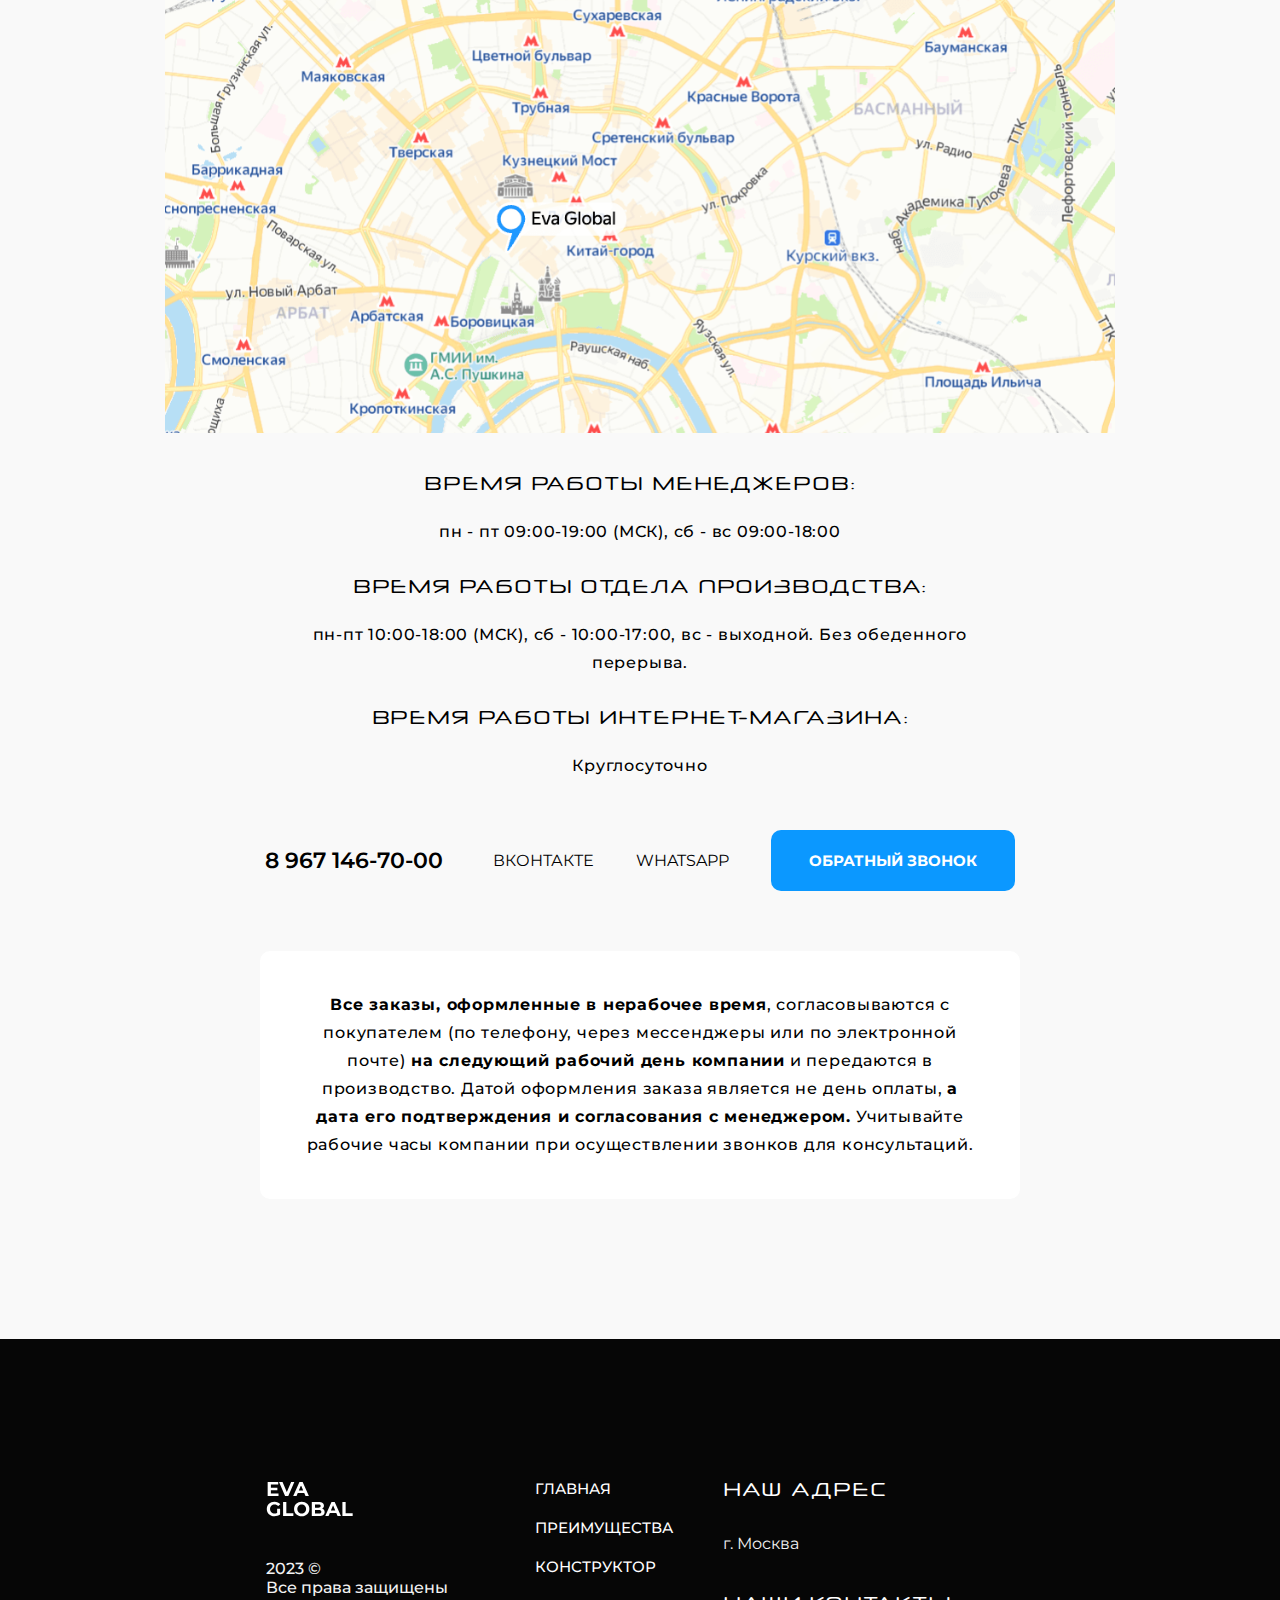
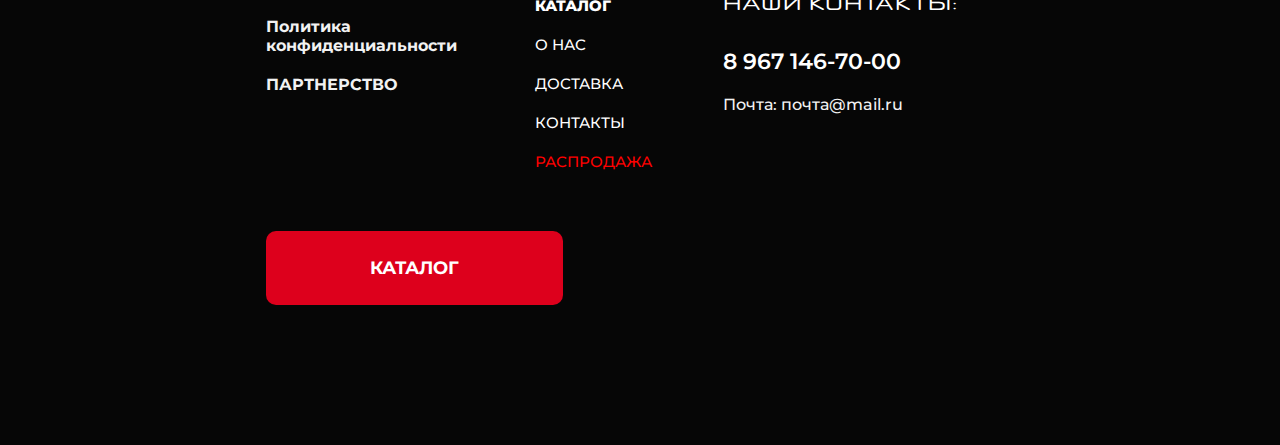
<file: product-carpet.html>
<!DOCTYPE html>
<html lang="ru">
<head>
    <meta charset="UTF-8">
    <meta name="viewport" content="width=device-width, initial-scale=1.0">
    <title>EVA коврики в салон Hyundai Elantra VI (AD) (2018-2020) Рестайлинг -  Eva Global - автомобильные EVA Коврики</title>
    
    <!-- swiper-js slider  -->
    <link rel="stylesheet" href="css/swiper-bundle.min.css"/>

    <!-- main css files  -->
    <link rel="stylesheet" href="css/reset.css">
    <link rel="stylesheet" href="css/style.css">
    <link rel="stylesheet" href="css/flexibility.css">

    <!-- favicon  -->
    <link rel="shortcut icon" href="favicon-32x32.ico" type="image/x-icon">
</head>
<body>
    <!-- Мобильное меню  -->
    <div class="mobile-menu">
        <div class="mobile-menu__column mobile-menu__column_one">
            <a href="index.html" class="mobile-menu__column_one__item">главная</a>
            <a href="index.html#benefits" class="mobile-menu__column_one__item menu-item">преимущества</a>
            <a href="index.html#constructor" class="mobile-menu__column_one__item menu-item">конструктор</a>
            <a href="catalog.html" class="mobile-menu__column_one__item active">каталог</a>
            <a href="about.html" class="mobile-menu__column_one__item">о нас</a>
            <a href="index.html#delivery-payments" class="mobile-menu__column_one__item menu-item">доставка</a>
            <a href="index.html#contacts" class="mobile-menu__column_one__item menu-item">контакты</a>
            <a href="catalog.html" class="mobile-menu__column_one__item menu-item _red">распродажа</a>
        </div>
        <div class="mobile-menu__column mobile-menu__column_two">
            <a href="tel:89671467000" class="mobile-menu__column_two__tel">8 967 146-70-00</a>
            <a href="#" class="mobile-menu__column_two__link">вконтакте</a>
            <a href="#" class="mobile-menu__column_two__link">whatsapp</a>
            <a href="index.html#contacts" class="mobile-menu__column_two__more-soc menu-item">еще контакты</a>
        </div>
        <div class="mobile-menu__column mobile-menu__column_three">
            <p class="mobile-menu__column_three__city">г. Москва</p>
        </div>
    </div>
    <!-- Кнопка скролла наверх для мобилок  -->
    <button id="scrollToTopButton" class="scroll-to-top-button"><img src="img/icons/arrow-top.svg" alt="&#8593;"></button>
    <!-- Фиксированная шапка  -->
    <div class="header fixed-header">
        <div class="container">
            <nav class="header-menu">
                <div class="header-menu__logo-and-menu-block">
                    <button class="mobile__btn">
                        <img src="img/icons/menu-burger-icon.svg" alt="Меню">
                    </button>
                    <a href="index.html" class="logo__link">
                        <img src="img/logo.svg" alt="Eva Global">
                    </a>
                    <button class="header__tel-link openModal">
                        <img src="img/icons/tel-icon.svg" alt="Позвонить">
                    </button>
                </div>
                <ul class="header-menu__list _desktop">
                    <li class="header-menu__list__item"><a href="index.html">главная</a></li>
                    <li class="header-menu__list__item"><a class="menu-item" href="index.html#benefits">преимущества</a></li>
                    <li class="header-menu__list__item"><a class="menu-item" href="index.html#constructor">конструктор</a></li>
                    <li class="header-menu__list__item active"><a href="catalog.html">каталог</a></li>
                    <li class="header-menu__list__item"><a href="about.html">о нас</a></li>
                    <li class="header-menu__list__item"><a class="menu-item" href="index.html#delivery-payments">доставка</a></li>
                    <li class="header-menu__list__item _red"><a href="catalog.html">распродажа</a></li>
                </ul>
                <button class="header__btn openModal">обратный звонок</button>
            </nav>
        </div>
    </div>
    <!-- Статичная шапка  -->
    <header class="header static-header">
        <div class="container">
            <nav class="header-menu">
                <div class="header-menu__logo-and-menu-block">
                    <button class="mobile__btn">
                        <img src="img/icons/menu-burger-icon.svg" alt="Меню">
                    </button>
                    <a href="index.html" class="logo__link">
                        <img src="img/logo.svg" alt="Eva Global">
                    </a>
                    <button class="header__tel-link openModal">
                        <img src="img/icons/tel-icon.svg" alt="Позвонить">
                    </button>
                </div>
                <ul class="header-menu__list _desktop">
                    <li class="header-menu__list__item"><a href="index.html">главная</a></li>
                    <li class="header-menu__list__item"><a class="menu-item" href="index.html#benefits">преимущества</a></li>
                    <li class="header-menu__list__item"><a class="menu-item" href="index.html#constructor">конструктор</a></li>
                    <li class="header-menu__list__item active"><a href="catalog.html">каталог</a></li>
                    <li class="header-menu__list__item"><a href="about.html">о нас</a></li>
                    <li class="header-menu__list__item"><a class="menu-item" href="index.html#delivery-payments">доставка</a></li>
                    <li class="header-menu__list__item _red"><a href="catalog.html">распродажа</a></li>
                </ul>
                <button class="header__btn openModal">обратный звонок</button>
            </nav>
        </div>
    </header>


    <section class="offer-other-page">
        <div class="container">
            <div class="offer-top offer-content">
                <p class="offer-top__address offer-top__address_other">г. Москва</p>
                <div class="offer-top__contacts">
                    <a href="#" class="offer-top__contacts__social-link offer-top__contacts__social-link_other">вконтакте</a>
                    <a href="#" class="offer-top__contacts__social-link offer-top__contacts__social-link_other">whatsapp</a>
                    <a href="tel:89671467000" class="offer-top__contacts__phone-link offer-top__contacts__phone-link_other">8 967 146-70-00</a>
                    <a href="index.html#contacts" class="offer-top__contacts__more-social menu-item offer-top__contacts__more-social_other">еще контакты</a>
                </div>
            </div>
            <div class="offer-crumbs-block">
                <a href="index.html" class="offer-crumbs-block__item _mobile">
                    <img src="img/icons/home-icon.svg" alt="Главная страница">
                </a>
                <a href="index.html" class="offer-crumbs-block__item _desktop">Главная страница</a>
                <a href="catalog.html" class="offer-crumbs-block__item">Каталог</a>
                <a href="product-carpet.html" class="offer-crumbs-block__item active">Карточка товара</a>
            </div>
        </div>
    </section>
    <section class="product-section product-section-carpet main">
        <div class="container">
            <h1 class="section__title section__title_main">EVA коврики в салон Hyundai Elantra VI (AD) (2018-2020) Рестайлинг</h1>
            <div class="product-section-wrap">

                <div class="product-section-wrap__main-info">

                    <div class="product-section-wrap__main-info__gallery-wrap">
                        <div class="product-section-wrap__gallery swiper">
                            <div class="product-section-wrap__gallery_wrapper swiper-wrapper">
                                <div class="product-section-wrap__gallery__item swiper-slide">
                                    <img src="img/product-carpet-imgs/product-img-1.png" alt="123">
                                </div>
                                <div class="product-section-wrap__gallery__item swiper-slide">
                                    <img src="img/product-carpet-imgs/product-img-1.png" alt="123">
                                </div>
                                <div class="product-section-wrap__gallery__item swiper-slide">
                                    <img src="img/product-carpet-imgs/product-img-1.png" alt="123">
                                </div>
                                <div class="product-section-wrap__gallery__item swiper-slide">
                                    <img src="img/product-carpet-imgs/product-img-1.png" alt="123">
                                </div>
                                <div class="product-section-wrap__gallery__item swiper-slide">
                                    <img src="img/product-carpet-imgs/product-img-1.png" alt="123">
                                </div>
                            </div>
    
                            <!-- <div class="gallery-swiper-scrollbar"></div> -->
    
                        </div>

                        <div class="product-section-wrap__gallery__thumbs swiper">
                            <div class="product-section-wrap__gallery__thumbs__wrap swiper-wrapper">
                                <div class="product-section-wrap__gallery__thumbs__item swiper-slide">
                                    <img src="img/product-carpet-imgs/product-img-1.png" alt="123">
                                </div>
                                <div class="product-section-wrap__gallery__thumbs__item swiper-slide">
                                    <img src="img/product-carpet-imgs/product-img-1.png" alt="123">
                                </div>
                                <div class="product-section-wrap__gallery__thumbs__item swiper-slide">
                                    <img src="img/product-carpet-imgs/product-img-1.png" alt="123">
                                </div>
                                <div class="product-section-wrap__gallery__thumbs__item swiper-slide">
                                    <img src="img/product-carpet-imgs/product-img-1.png" alt="123">
                                </div>
                                <div class="product-section-wrap__gallery__thumbs__item swiper-slide">
                                    <img src="img/product-carpet-imgs/product-img-1.png" alt="123">
                                </div>
                            </div>

                            <div class="gallery-swiper-scrollbar"></div>
                        </div>

                        

                       


                        
                        <div class="constructor-wrap__result--wrap _product _desktop">
                            <p class="constructor-wrap__result__text"><strong>Пример сочетания цветов</strong></p>
                            <div class="constructor-wrap__result">
                                <div class="constructor-wrap__result__cant colorCantBlack"></div>
                                <div class="constructor-wrap__result__body colorBlack"></div>
                            </div>
                            <div><span id="colorBodyOutput" class="colorBodyOutput">Черный</span> + <span id="colorCantOutput" class="colorCantOutput">Черный</span></div>
                        </div>
                        

                        <div class="product-section-wrap__tarifs__pay _carpet _desktop">
                            <p class="product-section-wrap__tarifs__pay__price-tag"><span>Итого: </span><output id="productPriceTag" class="productPriceTag" name="total-price">0</output> ₽</p>
                            <button type="button" class="product-section-wrap__tarifs__btn btn-red openModalOrderBtn">заказать</button>
                        </div>

                    </div>
                    



                    <form id="carForm" action="#" class="product-section-wrap__options">

                        <div class="product-section-wrap__options__item">
                            <span class="num-ellipse">1</span>
                            <div class="product-section-wrap__options__item__option">
                                <span class="product-section-wrap__options__item__option__title">Форма ячейки</span>
                                <div class="product-section-wrap__options__item__option__content">
                                    <label class="product-section-wrap__options__item" for="rhomb">
                                        <input class="radio" type="radio" id="rhomb" name="carpet_type" value="Ромб" checked>
                                        <span class="custom-radio"></span>
                                        <span class="product-section-wrap__options__item__label">Ромб</span>
                                    </label>
                                </div>
                            </div>
                        </div>

                        <div class="product-section-wrap__options__item">
                            <span class="num-ellipse">2</span>
                            <div class="product-section-wrap__options__item__option">
                                <span class="product-section-wrap__options__item__option__title">Форма краев</span>
                                <div class="product-section-wrap__options__item__option__content">
                                    <label class="product-section-wrap__options__item" for="withSide">
                                        <input class="radio" type="radio" id="withSide" name="carpet_side" value="С бортами" checked>
                                        <span class="custom-radio"></span>
                                        <span class="product-section-wrap__options__item__label">С бортами</span>
                                    </label>
                                    <label class="product-section-wrap__options__item" for="withoutSide">
                                        <input class="radio" type="radio" id="withoutSide" name="carpet_side" value="Без бортов">
                                        <span class="custom-radio"></span>
                                        <span class="product-section-wrap__options__item__label">Без бортов</span>
                                    </label>
                                </div>
                            </div>
                        </div>

                        <div class="product-section-wrap__options__item">
                            <span class="num-ellipse">3</span>
                            <div class="product-section-wrap__tarifs__options__main _with-side _options-sides active">
                                <h3 class="product-section-wrap__options__title">Основные опции:</h3>
                                <label class="product-section-wrap__options__item" for="carpetFull">
                                    <input class="radio" type="radio" id="carpetFull" name="carpet_tarif" value="Полный комплект в салон на два ряда - 3500₽">
                                    <span class="custom-radio"></span>
                                    <span class="product-section-wrap__options__item__label">Полный комплект в салон на два ряда - 3500₽</span>
                                    <span id="carpetFullPriceTag" style="display: none;">3500</span>
                                </label>
                                <label class="product-section-wrap__options__item" for="carpetBoot">
                                    <input class="radio" type="radio" id="carpetBoot" name="carpet_tarif" value="Коврик в багажник без бортов - 2300₽">
                                    <span class="custom-radio"></span>
                                    <span class="product-section-wrap__options__item__label">Коврик в багажник без бортов - 2300₽</span>
                                    <span id="carpetBootPriceTag" style="display: none;">2300</span>
                                </label>
                                <label class="product-section-wrap__options__item" for="carpetFullBoot">
                                    <input class="radio" type="radio" id="carpetFullBoot" name="carpet_tarif" value="Комплект в салон с багажником - 5800₽">
                                    <span class="custom-radio"></span>
                                    <span class="product-section-wrap__options__item__label">Комплект в салон с багажником - 5800₽</span>
                                    <span id="carpetFullBootPriceTag" style="display: none;">5800</span>
                                </label>
                                <label class="product-section-wrap__options__item" for="carpetFront">
                                    <input class="radio" type="radio" id="carpetFront" name="carpet_tarif" value="Только передние - 2300₽">
                                    <span class="custom-radio"></span>
                                    <span class="product-section-wrap__options__item__label">Только передние - 2300₽</span>
                                    <span id="carpetFrontPriceTag" style="display: none;">2300</span>
                                </label>
                                <label class="product-section-wrap__options__item" for="carpetBack">
                                    <input class="radio" type="radio" id="carpetBack" name="carpet_tarif" value="Только задние - 2000₽">
                                    <span class="custom-radio"></span>
                                    <span class="product-section-wrap__options__item__label">Только задние - 2000₽</span>
                                    <span id="carpetBackPriceTag" style="display: none;">2000</span>
                                </label>
                                <label class="product-section-wrap__options__item" for="carpetDriver">
                                    <input class="radio" type="radio" id="carpetDriver" name="carpet_tarif" value="Только водительский - 1400₽">
                                    <span class="custom-radio"></span>
                                    <span class="product-section-wrap__options__item__label">Только водительский - 1400₽</span>
                                    <span id="carpetDriverPriceTag" style="display: none;">1400</span>
                                </label>
    
    
                                
                            </div>
    
                            <div class="product-section-wrap__tarifs__options__main _without-side _options-sides">
                                <h3 class="product-section-wrap__options__title">Основные опции:</h3>
                                <label class="product-section-wrap__options__item" for="carpetFullWithoutS">
                                    <input class="radio" type="radio" id="carpetFullWithoutS" name="carpet_tarif" value="Полный комплект в салон на два ряда - 2400₽">
                                    <span class="custom-radio"></span>
                                    <span class="product-section-wrap__options__item__label">Полный комплект в салон на два ряда - 2400₽</span>
                                    <span id="carpetFullPriceTagWithoutS" style="display: none;">2400</span>
                                </label>
                                <label class="product-section-wrap__options__item" for="carpetBootWithoutS">
                                    <input class="radio" type="radio" id="carpetBootWithoutS" name="carpet_tarif" value="Коврик в багажник без бортов - 2300₽">
                                    <span class="custom-radio"></span>
                                    <span class="product-section-wrap__options__item__label">Коврик в багажник без бортов - 2300₽</span>
                                    <span id="carpetBootPriceTagWithoutS" style="display: none;">2300</span>
                                </label>
                                <label class="product-section-wrap__options__item" for="carpetFullBootWithoutS">
                                    <input class="radio" type="radio" id="carpetFullBootWithoutS" name="carpet_tarif" value="Комплект в салон с багажником - 4700₽">
                                    <span class="custom-radio"></span>
                                    <span class="product-section-wrap__options__item__label">Комплект в салон с багажником - 4700₽</span>
                                    <span id="carpetFullBootPriceTagWithoutS" style="display: none;">4700</span>
                                </label>
                                <label class="product-section-wrap__options__item" for="carpetFrontWithoutS">
                                    <input class="radio" type="radio" id="carpetFrontWithoutS" name="carpet_tarif" value="Только передние - 1750₽">
                                    <span class="custom-radio"></span>
                                    <span class="product-section-wrap__options__item__label">Только передние - 1750₽</span>
                                    <span id="carpetFrontPriceTagWithoutS" style="display: none;">1750</span>
                                </label>
                                <label class="product-section-wrap__options__item" for="carpetBackWithoutS">
                                    <input class="radio" type="radio" id="carpetBackWithoutS" name="carpet_tarif" value="Только задние - 1200₽">
                                    <span class="custom-radio"></span>
                                    <span class="product-section-wrap__options__item__label">Только задние - 1200₽</span>
                                    <span id="carpetBackPriceTagWithoutS" style="display: none;">1200</span>
                                </label>
                                <label class="product-section-wrap__options__item" for="carpetDriverWithoutS">
                                    <input class="radio" type="radio" id="carpetDriverWithoutS" name="carpet_tarif" value="Только водительский - 900₽">
                                    <span class="custom-radio"></span>
                                    <span class="product-section-wrap__options__item__label">Только водительский - 900₽</span>
                                    <span id="carpetDriverPriceTagWithoutS" style="display: none;">900</span>
                                </label>

                                
    
    
                                
                            </div>

                            
                        </div>

                        <div class="product-section-wrap__options__item">
                            <span class="num-ellipse _d-none">3</span>
                            <div class="product-section-wrap__tarifs__options__main">
                                <h3 class="product-section-wrap__options__title">Дополнительные опции:</h3>
                                <label class="product-section-wrap__options__item" for="carpetSaddle">
                                    <input class="radio" type="checkbox" id="carpetSaddle" name="carpet_saddle">
                                    <span class="custom-checkbox"></span>
                                    <span class="product-section-wrap__options__item__label">Подпятник резиновый +600₽</span>
                                    <span id="carpetSaddlePriceTag" style="display: none;">600</span>
                                </label>
                                <label class="product-section-wrap__options__item" for="carpetLogo">
                                    <input class="radio" type="checkbox" id="carpetLogo" name="carpet_logo">
                                    <span class="custom-checkbox"></span>
                                    <div class="product-section-wrap__options__item__wrap">
                                        <span class="product-section-wrap__options__item__label">Логотип металлический +200₽/шт</span>
                                        <span id="carpetLogoPriceTag" style="display: none;">200</span>
                                        <div class="custom-counter">
                                            <button type="button" class="counter-button decrement">-</button>
                                            <input id="carpetLogoNum" name="carpet_logo_num" type="text" class="counter-input" value="1" min="1" max="8">
                                            <button type="button" class="counter-button increment">+</button>
                                        </div>
                                    </div>
                                </label>
                            </div>
                            
                        </div>

                        
                        

                        



                        <!-- Выбор цвета коврика пк  -->
                        <div class="product-section-wrap__options__item _desktop">
                            <span class="num-ellipse">4</span>
                            <div class="product-section-wrap__options__item__option">
                                <span class="product-section-wrap__options__item__option__title">Выберете цвет коврика</span>
                                <div class="product-section-wrap__options__item__option__content _colors">
                                    <div class="constructor-wrap__options__item__color-option">
                                        <label class="color-option _black" for="colorBlack"></label>
                                        <input class="radio color-btn" data-color="colorBlack" type="radio" id="colorBlack" name="colorBody" value="Черный" checked>
                                        <span class="custom-radio"></span>
                                    </div>
    
                                    <div class="constructor-wrap__options__item__color-option">
                                        <label class="color-option _peachy" for="colorPeachy"></label>
                                        <input class="radio color-btn" data-color="colorPeachy" type="radio" id="colorPeachy" name="colorBody" value="Красный">
                                        <span class="custom-radio"></span>
                                    </div>
    
                                    
                                    <div class="constructor-wrap__options__item__color-option">
                                        <label class="color-option _darken-gray" for="colorDarkenGray"></label>
                                        <input class="radio color-btn" data-color="colorDarkenGray" type="radio" id="colorDarkenGray" name="colorBody" value="Серый">
                                        <span class="custom-radio"></span>
                                    </div>
    
    
                                    <div class="constructor-wrap__options__item__color-option">
                                        <label class="color-option _purple" for="colorPurple"></label>
                                        <input class="radio color-btn" data-color="colorPurple" type="radio" id="colorPurple" name="colorBody" value="Фиолетовый">
                                        <span class="custom-radio"></span>
                                    </div>
            
    
                                    <div class="constructor-wrap__options__item__color-option">
                                        <label class="color-option _orange" for="colorOrange"></label>
                                        <input class="radio color-btn" data-color="colorOrange" type="radio" id="colorOrange" name="colorBody" value="Оранжевый">
                                        <span class="custom-radio"></span>
                                    </div>
    
                                    <div class="constructor-wrap__options__item__color-option">
                                        <label class="color-option _light-green" for="colorLightGreen"></label>
                                        <input class="radio color-btn" data-color="colorLightGreen" type="radio" id="colorLightGreen" name="colorBody" value="Зеленый">
                                        <span class="custom-radio"></span>
                                    </div>
    
                                    <div class="constructor-wrap__options__item__color-option">
                                        <label class="color-option _dark-green" for="colorDarkGreen"></label>
                                        <input class="radio color-btn" data-color="colorDarkGreen" type="radio" id="colorDarkGreen" name="colorBody" value="Темно-зеленый">
                                        <span class="custom-radio"></span>
                                    </div>
    
                                    <div class="constructor-wrap__options__item__color-option">
                                        <label class="color-option _blue" for="colorBlue"></label>
                                        <input class="radio color-btn" data-color="colorBlue" type="radio" id="colorBlue" name="colorBody" value="Синий">
                                        <span class="custom-radio"></span>
                                    </div>
    
                                    <div class="constructor-wrap__options__item__color-option">
                                        <label class="color-option _light-brownish-gray" for="colorLightBrownishGray"></label>
                                        <input class="radio color-btn" data-color="colorLightBrownishGray" type="radio" id="colorLightBrownishGray" name="colorBody" value="Коричневый">
                                        <span class="custom-radio"></span>
                                    </div>
            
                                    <div class="constructor-wrap__options__item__color-option">
                                        <label class="color-option _light-beige" for="colorLightBeige"></label>
                                        <input class="radio color-btn" data-color="colorLightBeige" type="radio" id="colorLightBeige" name="colorBody" value="Бежевый">
                                        <span class="custom-radio"></span>
                                    </div>
            
            
                                    <div class="constructor-wrap__options__item__color-option">
                                        <label class="color-option _dark-brown" for="colorDarkBrown"></label>
                                        <input class="radio color-btn" data-color="colorDarkBrown" type="radio" id="colorDarkBrown" name="colorBody" value="Бордовый">
                                        <span class="custom-radio"></span>
                                    </div>
    
                                    <div class="constructor-wrap__options__item__color-option">
                                        <label class="color-option _white" for="colorWhite"></label>
                                        <input class="radio color-btn" data-color="colorWhite" type="radio" id="colorWhite" name="colorBody" value="Белый">
                                        <span class="custom-radio"></span>
                                    </div>
    
                                    <div class="constructor-wrap__options__item__color-option">
                                        <label class="color-option _yellow" for="colorYellow"></label>
                                        <input class="radio color-btn" data-color="colorYellow" type="radio" id="colorYellow" name="colorBody" value="Желтый">
                                        <span class="custom-radio"></span>
                                    </div>
            
            
                                    <div class="constructor-wrap__options__item__color-option">
                                        <label class="color-option _dark-blue" for="colorDarkBlue"></label>
                                        <input class="radio color-btn" data-color="colorDarkBlue" type="radio" id="colorDarkBlue" name="colorBody" value="Темно-синий">
                                        <span class="custom-radio"></span>
                                    </div>
                                </div>
                            </div>
                        </div>
                        <!-- Выбор цвета канта пк  -->
                        <div class="product-section-wrap__options__item _desktop">
                            <span class="num-ellipse">5</span>
                            <div class="product-section-wrap__options__item__option">
                                <span class="product-section-wrap__options__item__option__title">Выберете цвет канта</span>
                                <div class="product-section-wrap__options__item__option__content _colors">
                                    
                                    <div class="constructor-wrap__options__item__color-option">
                                        <label class="color-option _cant-black" for="colorCantBlack"></label>
                                        <input class="radio color-cant-btn" data-color="colorCantBlack" type="radio" id="colorCantBlack" name="colorCant" value="Черный" checked>
                                        <span class="custom-radio"></span>
                                    </div>
    
                                    <div class="constructor-wrap__options__item__color-option">
                                        <label class="color-option _cant-chartreuse" for="colorCantСhartreuse"></label>
                                        <input class="radio color-cant-btn" data-color="colorCantСhartreuse" type="radio" id="colorCantСhartreuse" name="colorCant" value="Ярко-зелёный">
                                        <span class="custom-radio"></span>
                                    </div>
                                    
                                    <div class="constructor-wrap__options__item__color-option">
                                        <label class="color-option _cant-feldgrau" for="colorCantFeldgrau"></label>
                                        <input class="radio color-cant-btn" data-color="colorCantFeldgrau" type="radio" id="colorCantFeldgrau" name="colorCant" value="Темно-зелёный">
                                        <span class="custom-radio"></span>
                                    </div>
    
                                    <div class="constructor-wrap__options__item__color-option">
                                        <label class="color-option _cant-light-yellow" for="colorCantLightYellow"></label>
                                        <input class="radio color-cant-btn" data-color="colorCantLightYellow" type="radio" id="colorCantLightYellow" name="colorCant" value="Салатовый">
                                        <span class="custom-radio"></span>
                                    </div>
    
                                    <div class="constructor-wrap__options__item__color-option">
                                        <label class="color-option _cant-yellow" for="colorCantYellow"></label>
                                        <input class="radio color-cant-btn" data-color="colorCantYellow" type="radio" id="colorCantYellow" name="colorCant" value="Желтый">
                                        <span class="custom-radio"></span>
                                    </div>
    
                                    <div class="constructor-wrap__options__item__color-option">
                                        <label class="color-option _cant-orange" for="colorCantOrange"></label>
                                        <input class="radio color-cant-btn" data-color="colorCantOrange" type="radio" id="colorCantOrange" name="colorCant" value="Оранжевый">
                                        <span class="custom-radio"></span>
                                    </div>
    
                                    <div class="constructor-wrap__options__item__color-option">
                                        <label class="color-option _cant-red" for="colorCantRed"></label>
                                        <input class="radio color-cant-btn" data-color="colorCantRed" type="radio" id="colorCantRed" name="colorCant" value="Красный">
                                        <span class="custom-radio"></span>
                                    </div>
    
                                    <div class="constructor-wrap__options__item__color-option">
                                        <label class="color-option _cant-maroon" for="colorCantMaroon"></label>
                                        <input class="radio color-cant-btn" data-color="colorCantMaroon" type="radio" id="colorCantMaroon" name="colorCant" value="Бордовый">
                                        <span class="custom-radio"></span>
                                    </div>
    
                                    <div class="constructor-wrap__options__item__color-option">
                                        <label class="color-option _cant-dark-brown" for="colorCantDarkBrown"></label>
                                        <input class="radio color-cant-btn" data-color="colorCantDarkBrown" type="radio" id="colorCantDarkBrown" name="colorCant" value="Темно-бордовый">
                                        <span class="custom-radio"></span>
                                    </div>
    
                                    <div class="constructor-wrap__options__item__color-option">
                                        <label class="color-option _cant-purple" for="colorCantPurple"></label>
                                        <input class="radio color-cant-btn" data-color="colorCantPurple" type="radio" id="colorCantPurple" name="colorCant" value="Фиолетовый">
                                        <span class="custom-radio"></span>
                                    </div>
    
                                    <div class="constructor-wrap__options__item__color-option">
                                        <label class="color-option _cant-light-black" for="colorCantLightBlack"></label>
                                        <input class="radio color-cant-btn" data-color="colorCantLightBlack" type="radio" id="colorCantLightBlack" name="colorCant" value="Темно-синий">
                                        <span class="custom-radio"></span>
                                    </div>
    
                                    <div class="constructor-wrap__options__item__color-option">
                                        <label class="color-option _cant-dark-blue" for="colorCantDarkBlue"></label>
                                        <input class="radio color-cant-btn" data-color="colorCantDarkBlue" type="radio" id="colorCantDarkBlue" name="colorCant" value="Синий">
                                        <span class="custom-radio"></span>
                                    </div>
                                    
    
                                    <div class="constructor-wrap__options__item__color-option">
                                        <label class="color-option _cant-blue" for="colorCantBlue"></label>
                                        <input class="radio color-cant-btn" data-color="colorCantBlue" type="radio" id="colorCantBlue" name="colorCant" value="Ярко-синий">
                                        <span class="custom-radio"></span>
                                    </div>
    
                                    <div class="constructor-wrap__options__item__color-option">
                                        <label class="color-option _cant-lilac" for="colorCantLilac"></label>
                                        <input class="radio color-cant-btn" data-color="colorCantLilac" type="radio" id="colorCantLilac" name="colorCant" value="Лиловый">
                                        <span class="custom-radio"></span>
                                    </div>
    
                                    <div class="constructor-wrap__options__item__color-option">
                                        <label class="color-option _cant-celestial" for="colorCantCelestial"></label>
                                        <input class="radio color-cant-btn" data-color="colorCantCelestial" type="radio" id="colorCantCelestial" name="colorCant" value="Голубой">
                                        <span class="custom-radio"></span>
                                    </div>
    
                                    <div class="constructor-wrap__options__item__color-option">
                                        <label class="color-option _cant-brown" for="colorCantBrown"></label>
                                        <input class="radio color-cant-btn" data-color="colorCantBrown" type="radio" id="colorCantBrown" name="colorCant" value="Коричневый">
                                        <span class="custom-radio"></span>
                                    </div>
    
                                    <div class="constructor-wrap__options__item__color-option">
                                        <label class="color-option _cant-yellowish-gray" for="colorCantYellowishGray"></label>
                                        <input class="radio color-cant-btn" data-color="colorCantYellowishGray" type="radio" id="colorCantYellowishGray" name="colorCant" value="Бежевый">
                                        <span class="custom-radio"></span>
                                    </div>
    
                                    <div class="constructor-wrap__options__item__color-option">
                                        <label class="color-option _cant-granite-gray" for="colorCantGraniteGray"></label>
                                        <input class="radio color-cant-btn" data-color="colorCantGraniteGray" type="radio" id="colorCantGraniteGray" name="colorCant" value="Темно-серый">
                                        <span class="custom-radio"></span>
                                    </div>
    
                                    <div class="constructor-wrap__options__item__color-option">
                                        <label class="color-option _cant-pearlescent-light-gray" for="colorCantPearlescentLightGray"></label>
                                        <input class="radio color-cant-btn" data-color="colorCantPearlescentLightGray" type="radio" id="colorCantPearlescentLightGray" name="colorCant" value="Светло-серый">
                                        <span class="custom-radio"></span>
                                    </div>
    
                                    <div class="constructor-wrap__options__item__color-option">
                                        <label class="color-option _cant-timber-wolf" for="colorCantTimberWolf"></label>
                                        <input class="radio color-cant-btn" data-color="colorCantTimberWolf" type="radio" id="colorCantTimberWolf" name="colorCant" value="Белый">
                                        <span class="custom-radio"></span>
                                    </div>

                                </div>
                            </div>
                        </div>


                        <div class="constructor-wrap__result--wrap__wrap">
                            <div class="constructor-wrap__result--wrap _product _mobile">
                                <p class="constructor-wrap__result__text"><strong>Пример сочетания цветов</strong></p>
                                <div class="constructor-wrap__result">
                                    <div class="constructor-wrap__result__cant colorCantBlack"></div>
                                    <div class="constructor-wrap__result__body colorBlack"></div>
                                </div>
                                <div><span id="colorBodyOutput" class="colorBodyOutput">Черный</span> + <span id="colorCantOutput" class="colorCantOutput">Черный</span></div>
                            </div>
                        </div>
                        








                        <div class="product-section-wrap__tarifs__pay _carpet _mobile">
                            <p class="product-section-wrap__tarifs__pay__price-tag"><span>Итого: </span><output id="productPriceTag" class="productPriceTag" name="total-price">0</output> ₽</p>
                            <button type="button" class="product-section-wrap__tarifs__btn btn-red openModalOrderBtn">заказать</button>
                        </div>

                        <!-- Модальное окно заказа -->
                        <div id="modalOrder" class="modal">
                            <div class="modal-content">
                                <span id="closeModalOrderBtn" class="modal-close"><img src="img/icons/modal-close-icon.svg" alt="X"></span>
                                <h2 class="section__title section__title_modal">Заполните форму</h2>
                                <form action="#" class="modal-content__container">
                                    <div class="modal__input__wrap">
                                        <span class="modal__input__wrap__number num-ellipse">1</span>
                                        <input class="modal__input" type="text" name="user_name" placeholder="Ваше имя">
                                    </div>
                                    <div class="modal__input__wrap">
                                        <span class="modal__input__wrap__number num-ellipse">2</span>
                                        <input class="modal__input" type="tel" name="user_phone" placeholder="Номер телефона">
                                    </div>
                                    <div class="modal__input__wrap">
                                        <span class="modal__input__wrap__number num-ellipse">3</span>
                                        <textarea class="modal__input modal_textarea" name="user_comment" id="user_comment" placeholder="Комментарий"></textarea>
                                    </div>
                                    <button type="submit" class="btn-red modal__btn _order">отправить</button>
                                    <p class="modal__policy-text _order">Соглашаюсь на обработку персональных данных</p>
                                </form>
                                
                            </div>
                        </div>
                    </form>
                </div>
                <div class="product-section-wrap__tarifs product-section-wrap__tarifs_carpet">
                    

                    <!-- <div class="product-section-wrap__tarifs__options">

                        <div class="product-section-wrap__tarifs__options__main _with-side _options-sides active">
                            <h3 class="product-section-wrap__options__title">Основные опции:</h3>
                            <label class="product-section-wrap__options__item" for="carpetFull">
                                <input class="radio" type="radio" id="carpetFull" name="carpet_tarif" value="Полный комплект в салон на два ряда - 3500₽">
                                <span class="custom-radio"></span>
                                <span class="product-section-wrap__options__item__label">Полный комплект в салон на два ряда - 3500₽</span>
                                <span id="carpetFullPriceTag" style="display: none;">3500</span>
                            </label>
                            <label class="product-section-wrap__options__item" for="carpetBoot">
                                <input class="radio" type="radio" id="carpetBoot" name="carpet_tarif" value="Коврик в багажник без бортов - 2300₽">
                                <span class="custom-radio"></span>
                                <span class="product-section-wrap__options__item__label">Коврик в багажник без бортов - 2300₽</span>
                                <span id="carpetBootPriceTag" style="display: none;">2300</span>
                            </label>
                            <label class="product-section-wrap__options__item" for="carpetFullBoot">
                                <input class="radio" type="radio" id="carpetFullBoot" name="carpet_tarif" value="Комплект в салон с багажником - 5800₽">
                                <span class="custom-radio"></span>
                                <span class="product-section-wrap__options__item__label">Комплект в салон с багажником - 5800₽</span>
                                <span id="carpetFullBootPriceTag" style="display: none;">5800</span>
                            </label>
                            <label class="product-section-wrap__options__item" for="carpetFront">
                                <input class="radio" type="radio" id="carpetFront" name="carpet_tarif" value="Только передние - 2300₽">
                                <span class="custom-radio"></span>
                                <span class="product-section-wrap__options__item__label">Только передние - 2300₽</span>
                                <span id="carpetFrontPriceTag" style="display: none;">2300</span>
                            </label>
                            <label class="product-section-wrap__options__item" for="carpetBack">
                                <input class="radio" type="radio" id="carpetBack" name="carpet_tarif" value="Только задние - 2000₽">
                                <span class="custom-radio"></span>
                                <span class="product-section-wrap__options__item__label">Только задние - 2000₽</span>
                                <span id="carpetBackPriceTag" style="display: none;">2000</span>
                            </label>
                            <label class="product-section-wrap__options__item" for="carpetDriver">
                                <input class="radio" type="radio" id="carpetDriver" name="carpet_tarif" value="Только водительский - 1400₽">
                                <span class="custom-radio"></span>
                                <span class="product-section-wrap__options__item__label">Только водительский - 1400₽</span>
                                <span id="carpetDriverPriceTag" style="display: none;">1400</span>
                            </label>


                            <h3 class="product-section-wrap__options__title">Дополнительные опции:</h3>
                            <label class="product-section-wrap__options__item" for="carpetSaddle">
                                <input class="radio" type="checkbox" id="carpetSaddle" name="carpet_saddle">
                                <span class="custom-checkbox"></span>
                                <span class="product-section-wrap__options__item__label">Подпятник резиновый +600₽</span>
                                <span id="carpetSaddlePriceTag" style="display: none;">600</span>
                            </label>
                            <label class="product-section-wrap__options__item" for="carpetLogo">
                                <input class="radio" type="checkbox" id="carpetLogo" name="carpet_logo">
                                <span class="custom-checkbox"></span>
                                <div class="product-section-wrap__options__item__wrap">
                                    <span class="product-section-wrap__options__item__label">Логотип металлический +200₽/шт</span>
                                    <span id="carpetLogoPriceTag" style="display: none;">200</span>
                                    <div class="custom-counter">
                                        <button class="counter-button decrement">-</button>
                                        <input id="carpetLogoNum" name="carpet_logo_num" type="text" class="counter-input" value="1" min="1" max="8">
                                        <button class="counter-button increment">+</button>
                                    </div>
                                </div>
                            </label>
                        </div>

                        <div class="product-section-wrap__tarifs__options__main _without-side _options-sides">
                            <h3 class="product-section-wrap__options__title">Основные опции:</h3>
                            <label class="product-section-wrap__options__item" for="carpetFullWithoutS">
                                <input class="radio" type="radio" id="carpetFullWithoutS" name="carpet_tarif" value="Полный комплект в салон на два ряда - 2400₽">
                                <span class="custom-radio"></span>
                                <span class="product-section-wrap__options__item__label">Полный комплект в салон на два ряда - 2400₽</span>
                                <span id="carpetFullPriceTagWithoutS" style="display: none;">2400</span>
                            </label>
                            <label class="product-section-wrap__options__item" for="carpetBootWithoutS">
                                <input class="radio" type="radio" id="carpetBootWithoutS" name="carpet_tarif" value="Коврик в багажник без бортов - 2300₽">
                                <span class="custom-radio"></span>
                                <span class="product-section-wrap__options__item__label">Коврик в багажник без бортов - 2300₽</span>
                                <span id="carpetBootPriceTagWithoutS" style="display: none;">2300</span>
                            </label>
                            <label class="product-section-wrap__options__item" for="carpetFullBootWithoutS">
                                <input class="radio" type="radio" id="carpetFullBootWithoutS" name="carpet_tarif" value="Комплект в салон с багажником - 4700₽">
                                <span class="custom-radio"></span>
                                <span class="product-section-wrap__options__item__label">Комплект в салон с багажником - 4700₽</span>
                                <span id="carpetFullBootPriceTagWithoutS" style="display: none;">4700</span>
                            </label>
                            <label class="product-section-wrap__options__item" for="carpetFrontWithoutS">
                                <input class="radio" type="radio" id="carpetFrontWithoutS" name="carpet_tarif" value="Только передние - 1750₽">
                                <span class="custom-radio"></span>
                                <span class="product-section-wrap__options__item__label">Только передние - 1750₽</span>
                                <span id="carpetFrontPriceTagWithoutS" style="display: none;">1750</span>
                            </label>
                            <label class="product-section-wrap__options__item" for="carpetBackWithoutS">
                                <input class="radio" type="radio" id="carpetBackWithoutS" name="carpet_tarif" value="Только задние - 1200₽">
                                <span class="custom-radio"></span>
                                <span class="product-section-wrap__options__item__label">Только задние - 1200₽</span>
                                <span id="carpetBackPriceTagWithoutS" style="display: none;">1200</span>
                            </label>
                            <label class="product-section-wrap__options__item" for="carpetDriverWithoutS">
                                <input class="radio" type="radio" id="carpetDriverWithoutS" name="carpet_tarif" value="Только водительский - 900₽">
                                <span class="custom-radio"></span>
                                <span class="product-section-wrap__options__item__label">Только водительский - 900₽</span>
                                <span id="carpetDriverPriceTagWithoutS" style="display: none;">900</span>
                            </label>


                            <h3 class="product-section-wrap__options__title">Дополнительные опции:</h3>
                            <label class="product-section-wrap__options__item" for="carpetSaddleWithoutS">
                                <input class="radio" type="checkbox" id="carpetSaddleWithoutS" name="carpet_saddle">
                                <span class="custom-checkbox"></span>
                                <span class="product-section-wrap__options__item__label">Подпятник резиновый +600₽</span>
                                <span id="carpetSaddlePriceTagWithoutS" style="display: none;">600</span>
                            </label>
                            <label class="product-section-wrap__options__item" for="carpetLogoWithoutS">
                                <input class="radio" type="checkbox" id="carpetLogoWithoutS" name="carpet_logo">
                                <span class="custom-checkbox"></span>
                                <div class="product-section-wrap__options__item__wrap">
                                    <span class="product-section-wrap__options__item__label">Логотип металлический +200₽/шт</span>
                                    <span id="carpetLogoPriceTagWithoutS" style="display: none;">200</span>
                                    <div class="custom-counter">
                                        <button class="counter-button decrement _withoutS">-</button>
                                        <input id="carpetLogoNumWithoutS" name="carpet_logo_num" type="text" class="counter-input _withoutS" value="1" min="1" max="8">
                                        <button class="counter-button increment _withoutS">+</button>
                                    </div>
                                </div>
                            </label>
                        </div>

                    </div> -->
                    
                </div>
                





                <div class="product-section-wrap__desc">
                    <div class="product-section-wrap__desc__tabs tabs">
                        <div class="product-section-wrap__desc__tab tab-button active" data-tab="character">характеристики</div>
                        <div class="product-section-wrap__desc__tab tab-button" data-tab="description">описание</div>
                    </div>

                    <div id="character" class="catalog-wrap__body product-section-wrap__desc__body tab-content active">
                        <ul class="product-section-wrap__desc__list">
                            <li class="product-section-wrap__desc__list__item">Материал – ЭтиленВинилАцетат – экологически безопасный вспененный каучук, не имеет запаха и приятен на ощупь</li>
                            <li class="product-section-wrap__desc__list__item">Срок службы – до 10 лет</li>
                            <li class="product-section-wrap__desc__list__item">Устойчивость к химическим веществам, растворителям, маслам и солям</li>
                            <li class="product-section-wrap__desc__list__item">Наличие липучек и клипсов</li>
                            <li class="product-section-wrap__desc__list__item">Сохраняет эластичность при температуре до -60</li>
                            <li class="product-section-wrap__desc__list__item">Сохраняют прочность при температуре до +80</li>
                            <li class="product-section-wrap__desc__list__item">Толщина коврика – 10 мм, глубина ячеек – 6 мм</li>
                        </ul>
                    </div>
                    <div id="description" class="catalog-wrap__body product-section-wrap__desc__body tab-content">
                        <p class="product-section-wrap__desc__body__text">
                            EVA-коврики – это комфортный, высококачественный аксессуар для вашего автомобиля. Компания производит коврики из этиленвинилацетата, который обладает прочностью, эластичностью, морозостойкостью и многими другими качествами. Все коврики изготавливаются по оригинальным лекалам, благодаря чему повторяют заводские выступы и вырезы напольного покрытия автомобиля.
                            <br>
                            Основание коврика состоит из ячеек глубиной до 7 мм, что позволяет им собирать воду, грязь, мелкий мусор.
                        </p>
                    </div>
                </div>
                
            </div>
        </div>
    </section>






    <section id="contacts" class="contacts _white">
        <div class="container-second">
            <h2 class="section__title">контакты</h2>
            <p class="section__text">Готовы ответить на любые ваши вопросы и принять заказ</p>
            <div class="contacts__wrap">
                <div class="contacts__wrap__map">
                    <div id="yamap"></div>
                </div>
                <div class="contacts__wrap__info">
                    <div class="contacts__wrap__info__item">
                        <h3 class="contacts__wrap__info__item__title">Время работы менеджеров:</h3>
                        <p class="contacts__wrap__info__item__text">пн - пт 09:00-19:00 (МСК), сб - вс 09:00-18:00</p>
                    </div>
                    <div class="contacts__wrap__info__item">
                        <h3 class="contacts__wrap__info__item__title">Время работы отдела производства:</h3>
                        <p class="contacts__wrap__info__item__text">пн-пт 10:00-18:00 (МСК), сб - 10:00-17:00, вс - выходной. Без обеденного перерыва.</p>
                    </div>
                    <div class="contacts__wrap__info__item">
                        <h3 class="contacts__wrap__info__item__title">Время работы интернет-магазина:</h3>
                        <p class="contacts__wrap__info__item__text">Круглосуточно</p>
                    </div>
                    <div class="contacts__wrap__info__social">
                        <a href="tel:89671467000" class="contacts__wrap__info__social__tel">8 967 146-70-00</a>
                        <div class="contacts__wrap__info__social__messengers">
                            <a href="#" class="contacts__wrap__info__social__messengers__link">вконтакте</a>
                            <a href="#" class="contacts__wrap__info__social__messengers__link">whatsapp</a>
                            <button class="btn-blue contacts__wrap__info__social__messengers__btn openModal">обратный звонок</button>
                        </div>
                    </div>

                </div>
            </div>
        </div>
        <div class="container-second _mobilee">
            <div class="contacts__hint-block">
                <p class="contacts__hint-block__text">
                    <strong>Все заказы, оформленные в нерабочее время</strong>, согласовываются с покупателем (по телефону, через мессенджеры или по электронной почте) <strong>на следующий рабочий день компании</strong> и передаются в производство. Датой оформления заказа является не день оплаты, <strong>а дата его подтверждения и согласования с менеджером.</strong> Учитывайте рабочие часы компании при осуществлении звонков для консультаций.
                </p>
            </div>
        </div>
    </section>
    <footer class="footer">
        <div class="container">
            <div class="footer__wrap">

                <div class="footer__wrap__column footer__wrap__column_company-links">
                    <a href="index.html" class="footer__logo-link">
                        <img src="img/logo-white.svg" alt="EVA GLOBAL">
                    </a>
                    <p class="footer__policy-text">2023 ©<br>Все права защищены</p>
                    <a href="policy.html" target="_blank" class="footer__policy-link footer-link-hover">Политика конфиденциальности</a>
                    <a href="partnership.html" target="_blank" class="footer__partnership-link footer-link-hover">партнерство</a>
                </div>

                <div class="footer__wrap__column footer__wrap__column_navigation">
                    <a href="index.html" class="footer__wrap__column_navigation__item footer-link-hover">главная</a>
                    <a href="index.html#benefits" class="menu-item footer__wrap__column_navigation__item footer-link-hover">преимущества</a>
                    <a href="index.html#constructor" class="menu-item footer__wrap__column_navigation__item footer-link-hover">конструктор</a>
                    <a href="catalog.html" class="footer__wrap__column_navigation__item footer-link-hover active">каталог</a>
                    <a href="about.html" class="footer__wrap__column_navigation__item footer-link-hover">о нас</a>
                    <a href="index.html#delivery-payments" class="menu-item footer__wrap__column_navigation__item footer-link-hover">доставка</a>
                    <a href="index.html#contacts" class="menu-item footer__wrap__column_navigation__item footer-link-hover">контакты</a>
                    <a href="catalog.html" class="footer__wrap__column_navigation__item _red footer-link-hover">распродажа</a>
                </div>

                <div class="footer__wrap__column footer__wrap__column_company-info">
                    <div class="footer__wrap__column_company-info__block">
                        <h4 class="footer__wrap__column_company-info__title">наш адрес</h4>
                        <p class="footer__wrap__column_company-info__text">г. Москва</p>
                    </div>
                    <div class="footer__wrap__column_company-info__block">
                        <h4 class="footer__wrap__column_company-info__title">наши контакты:</h4>
                        <a href="tel:89671467000" class="footer__wrap__column_company-info__block__tel footer-link-hover">8 967 146-70-00</a>
                        <a href="mailto:test@gmail.com" class="footer__wrap__column_company-info__block__mail footer-link-hover">Почта: почта@mail.ru</a>
                    </div>
                </div>

                <div class="footer__wrap__column footer__wrap__column_btn">
                    <a href="catalog.html" class="btn-red">каталог</a>
                </div>

            </div>
        </div>
    </footer>

    <!-- Модальное окно обратного зовнка -->
    <div id="modal" class="modal">
        <div class="modal-content">
            <span id="modalCloseBtn" class="modal-close"><img src="img/icons/modal-close-icon.svg" alt="X"></span>
            <h2 class="section__title section__title_modal">закажите обратный звонок</h2>
            <form action="#" class="modal-content__container">
                <div class="modal__input__wrap">
                    <span class="modal__input__wrap__number num-ellipse">1</span>
                    <input class="modal__input" type="text" name="user_name" placeholder="Ваше имя">
                </div>
                <div class="modal__input__wrap">
                    <span class="modal__input__wrap__number num-ellipse">2</span>
                    <input class="modal__input" type="tel" name="user_phone" placeholder="Номер телефона">
                </div>
                <button type="submit" class="btn-red modal__btn">отправить</button>
                <p class="modal__policy-text">Соглашаюсь на обработку персональных данных</p>
            </form>
            
        </div>
    </div>

    

    


    

    
    <script src="js/swiper-bundle.min.js"></script>
    <script src="js/fslightbox.js"></script>
    <script src="js/main.js"></script>
</body>
</html>
</file>
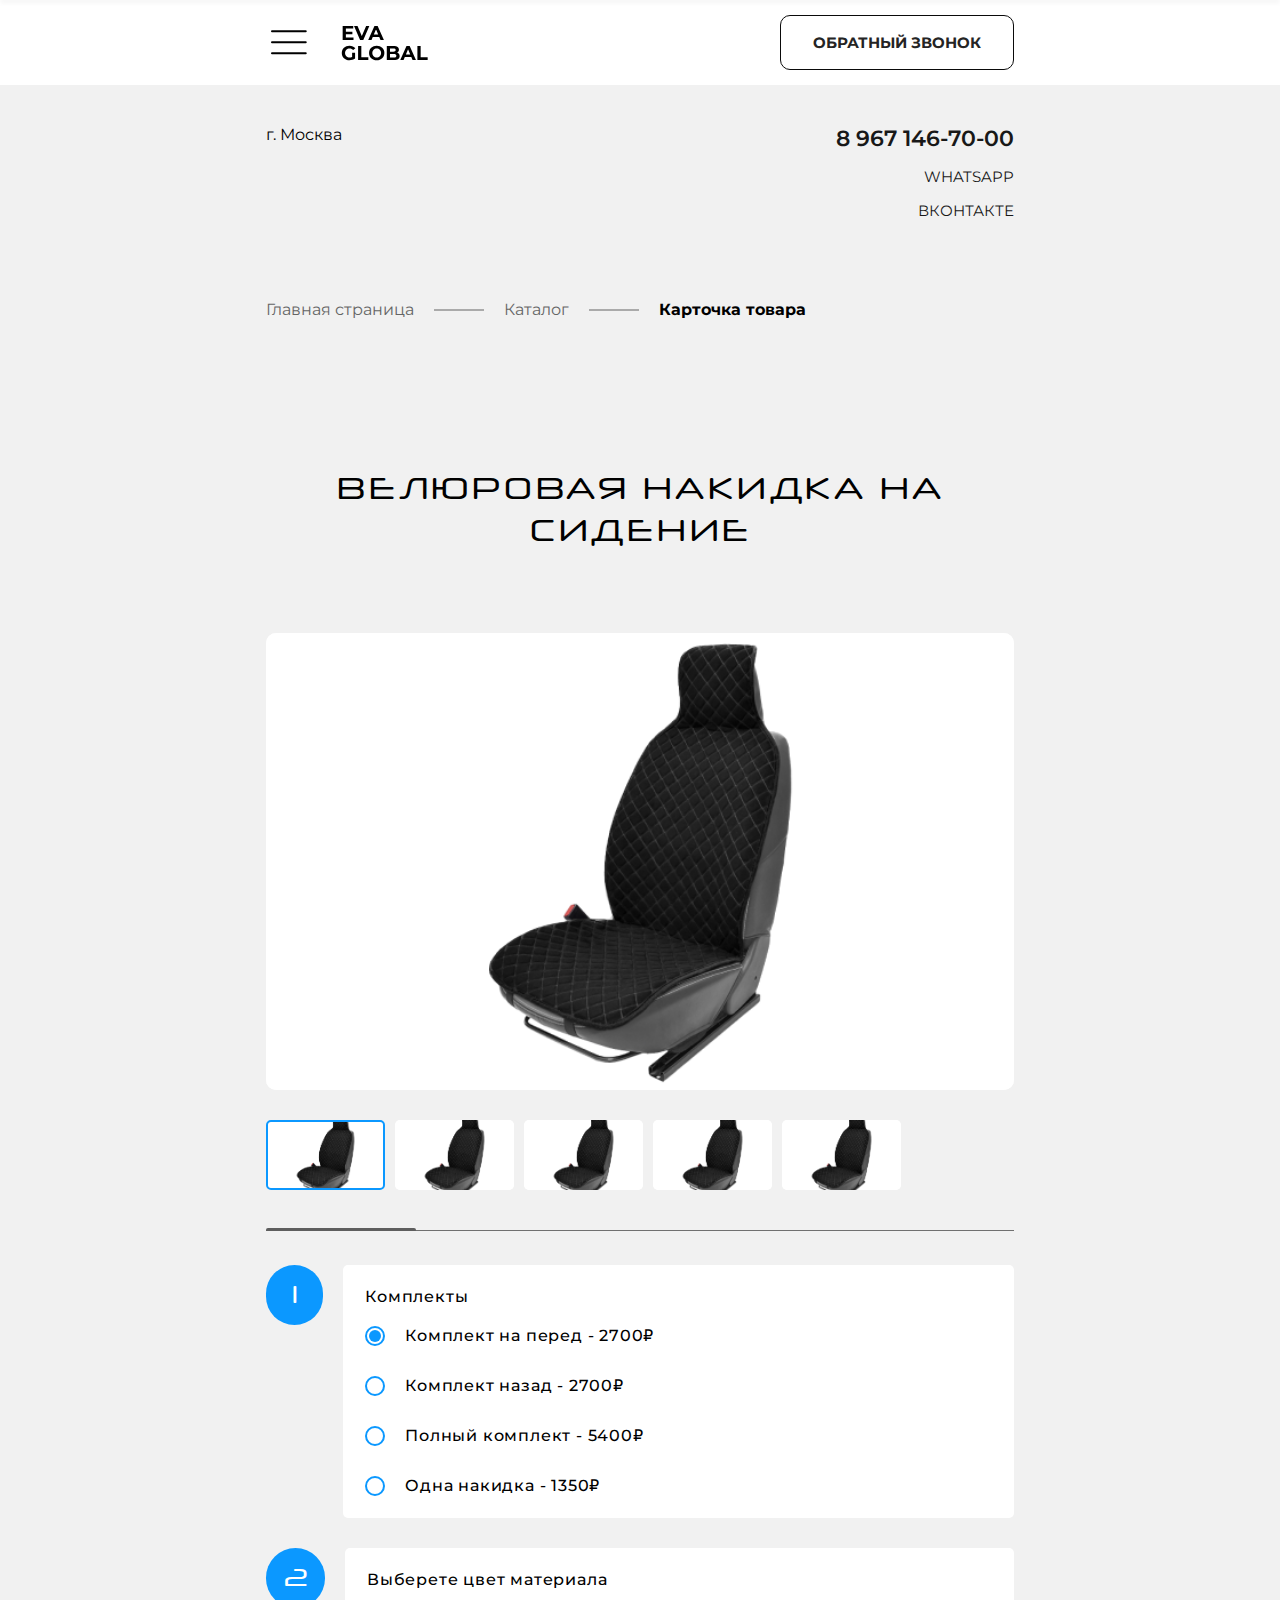
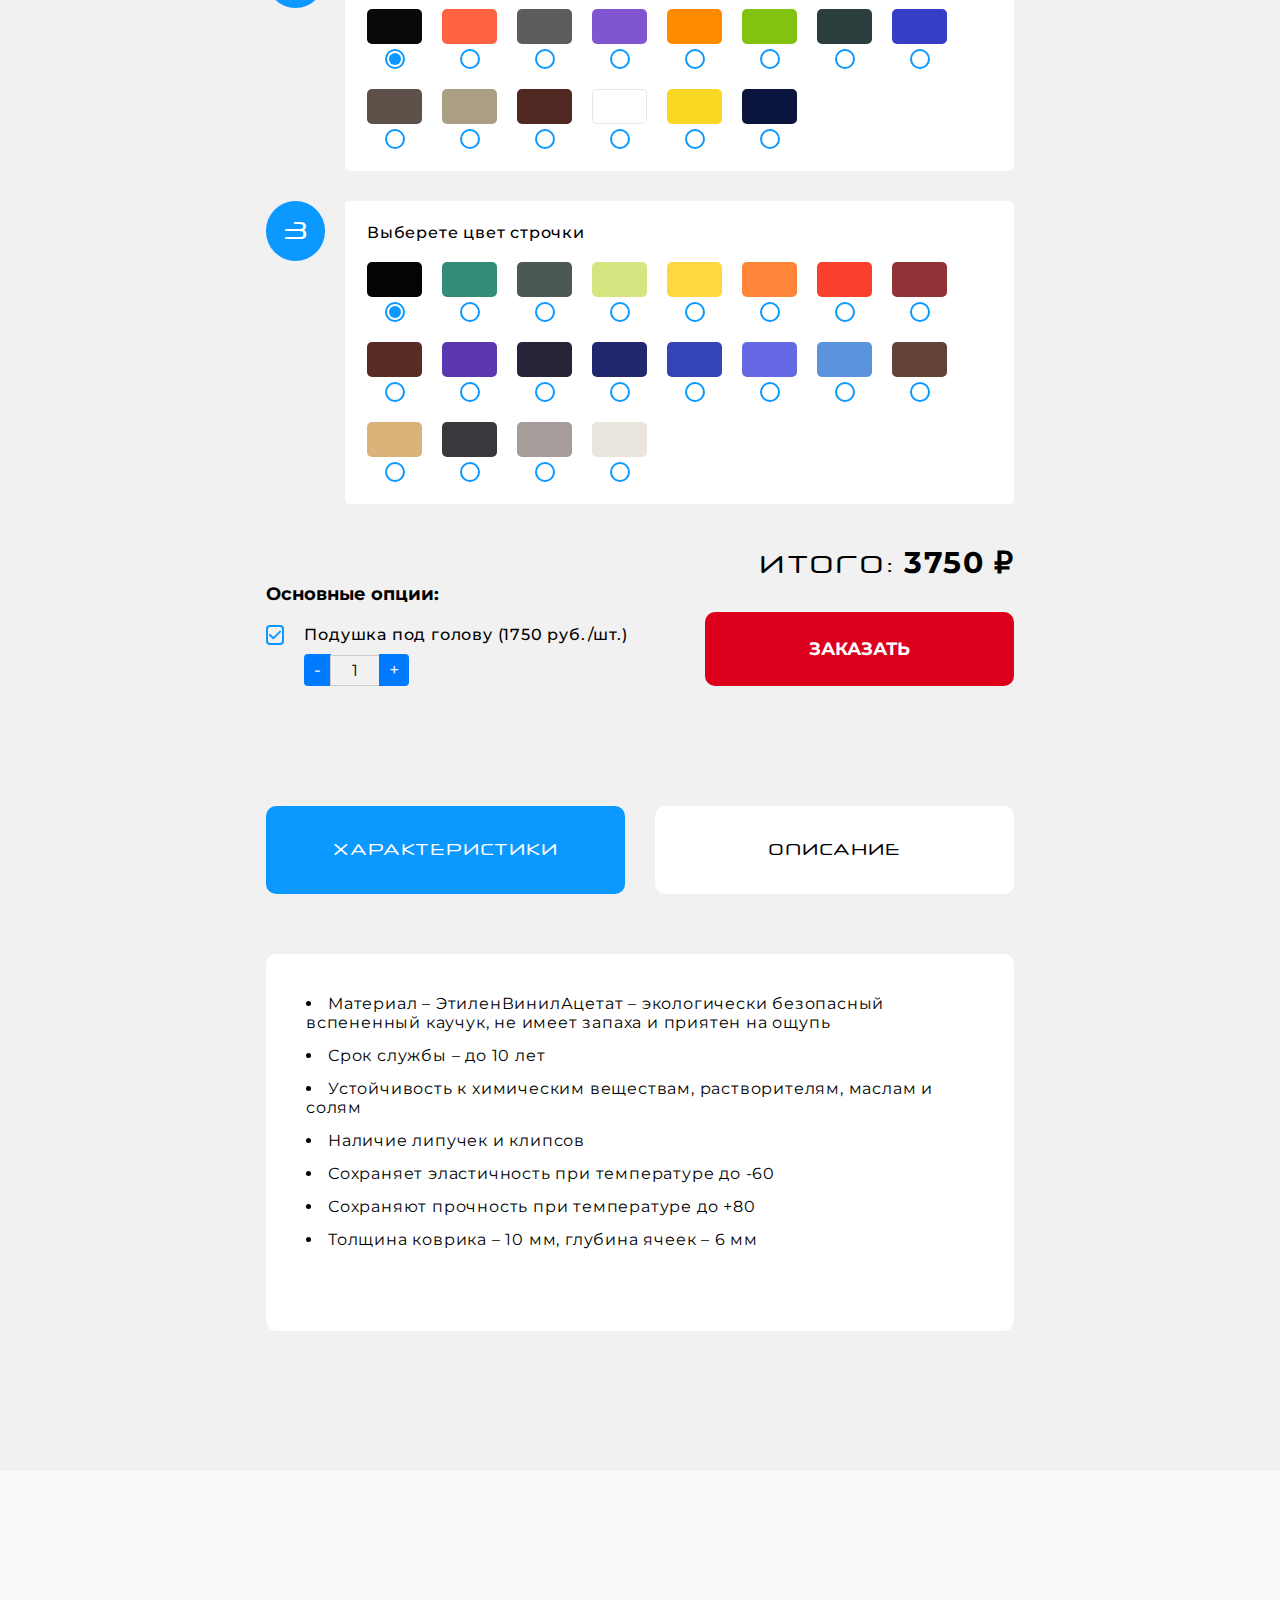
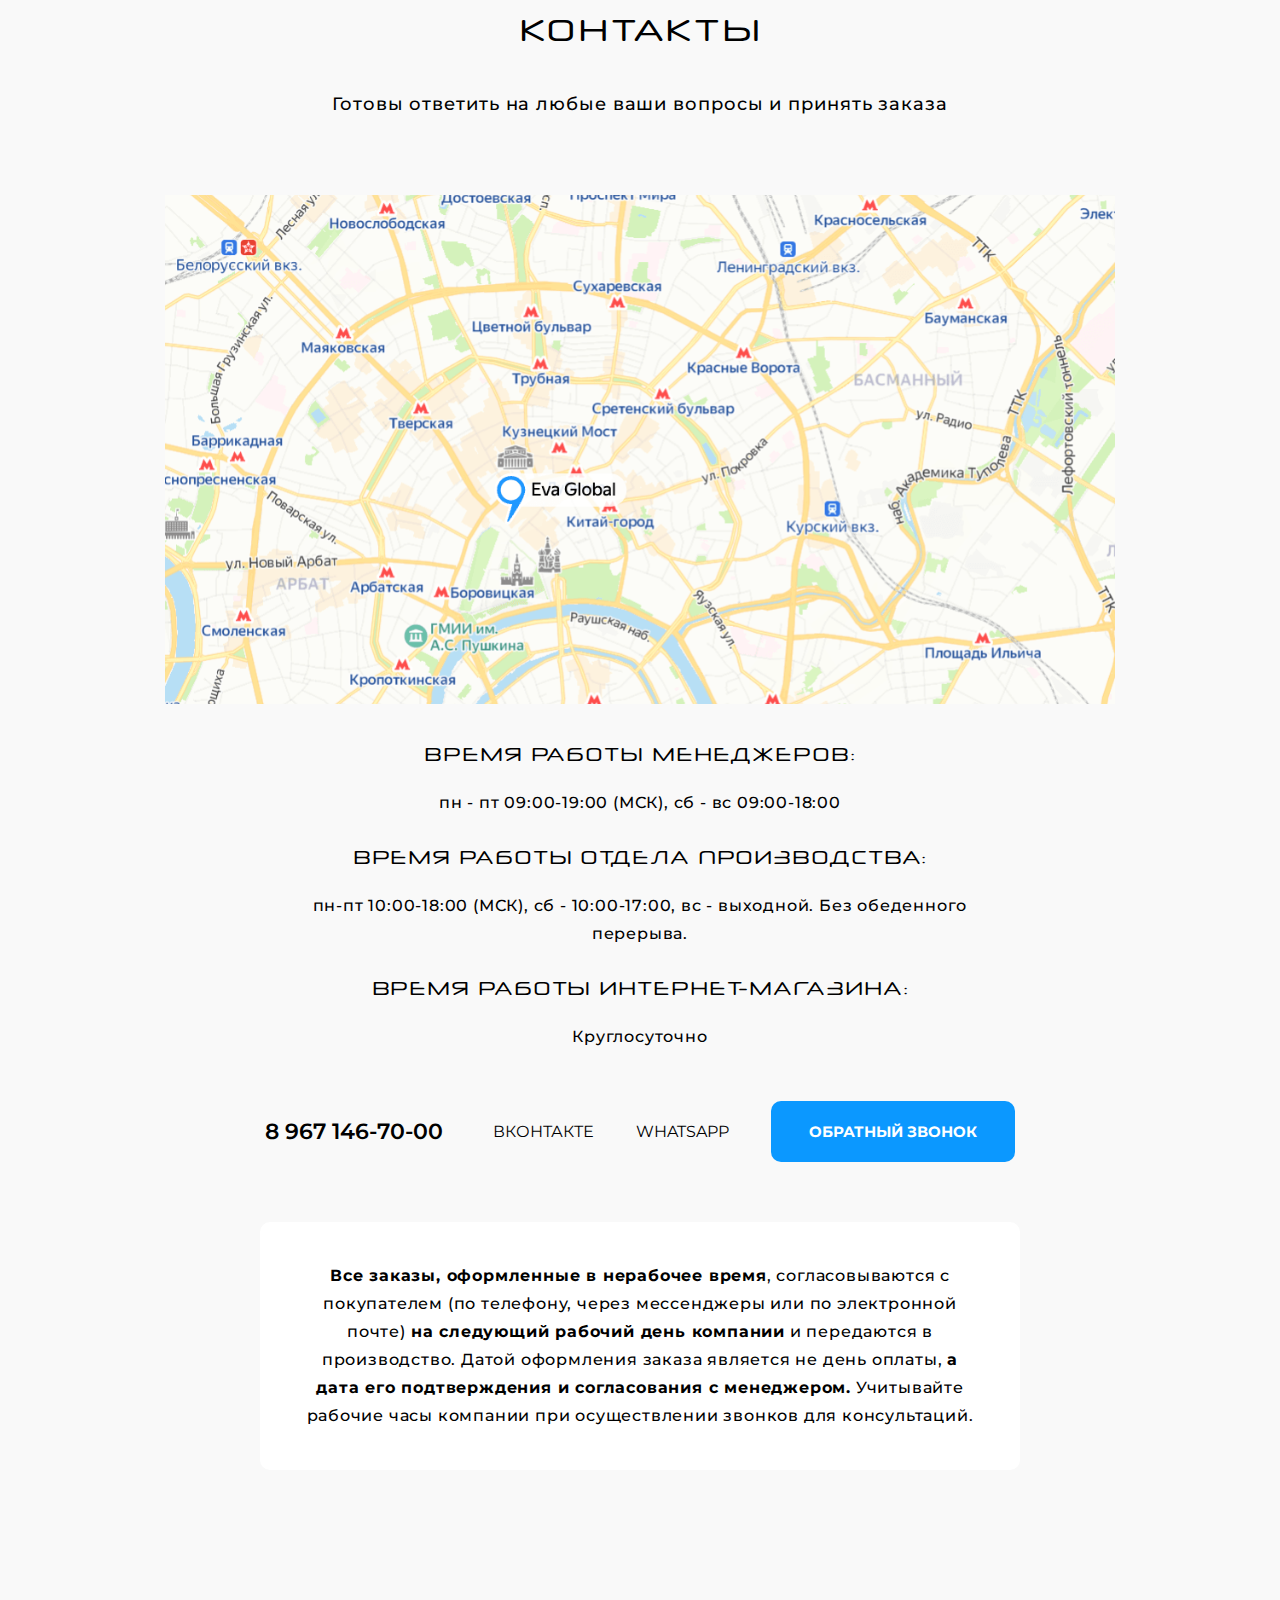
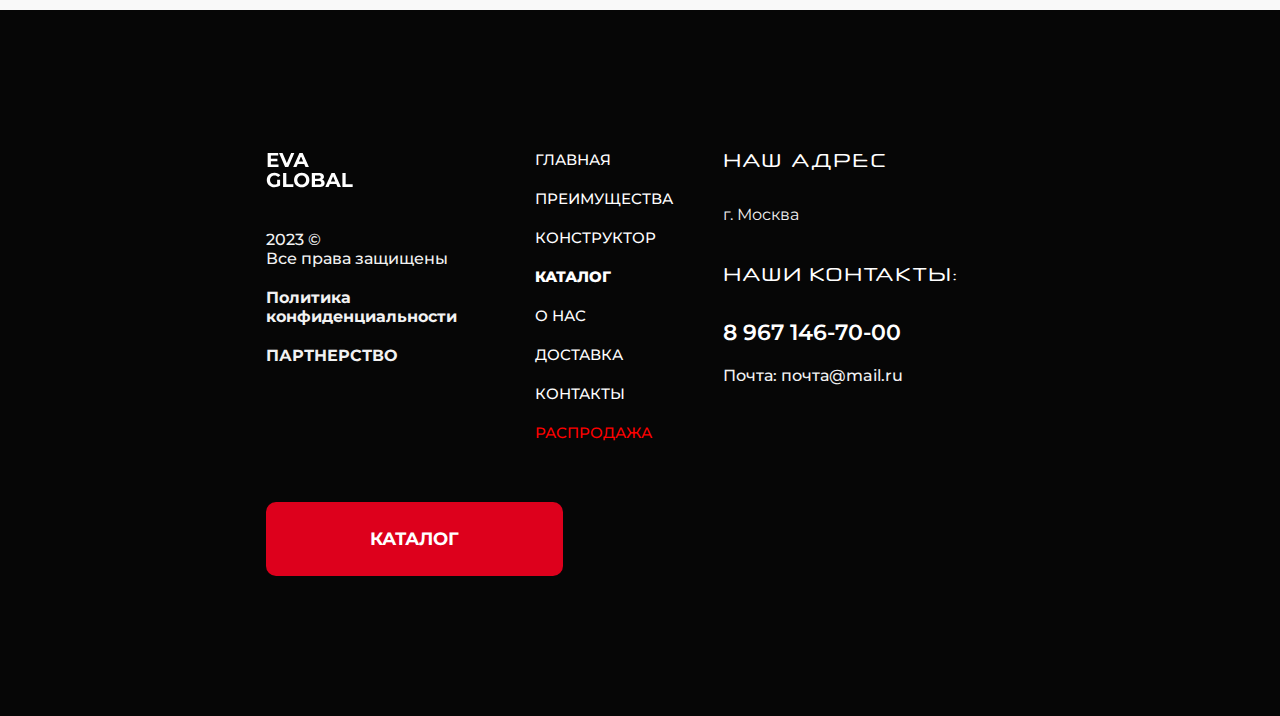
<file: product-cover.html>
<!DOCTYPE html>
<html lang="ru">
<head>
    <meta charset="UTF-8">
    <meta name="viewport" content="width=device-width, initial-scale=1.0">
    <title>велюровая накидка на сидение -  Eva Global - автомобильные EVA Коврики</title>
    
    <!-- swiper-js slider  -->
    <link rel="stylesheet" href="css/swiper-bundle.min.css"/>

    <!-- main css files  -->
    <link rel="stylesheet" href="css/reset.css">
    <link rel="stylesheet" href="css/style.css">
    <link rel="stylesheet" href="css/flexibility.css">

    <!-- favicon  -->
    <link rel="shortcut icon" href="favicon-32x32.ico" type="image/x-icon">
</head>
<body>
    <!-- Мобильное меню  -->
    <div class="mobile-menu">
        <div class="mobile-menu__column mobile-menu__column_one">
            <a href="index.html" class="mobile-menu__column_one__item">главная</a>
            <a href="index.html#benefits" class="mobile-menu__column_one__item menu-item">преимущества</a>
            <a href="index.html#constructor" class="mobile-menu__column_one__item menu-item">конструктор</a>
            <a href="catalog.html" class="mobile-menu__column_one__item active">каталог</a>
            <a href="about.html" class="mobile-menu__column_one__item">о нас</a>
            <a href="index.html#delivery-payments" class="mobile-menu__column_one__item menu-item">доставка</a>
            <a href="index.html#contacts" class="mobile-menu__column_one__item menu-item">контакты</a>
            <a href="catalog.html" class="mobile-menu__column_one__item menu-item _red">распродажа</a>
        </div>
        <div class="mobile-menu__column mobile-menu__column_two">
            <a href="tel:89671467000" class="mobile-menu__column_two__tel">8 967 146-70-00</a>
            <a href="#" class="mobile-menu__column_two__link">вконтакте</a>
            <a href="#" class="mobile-menu__column_two__link">whatsapp</a>
            <a href="index.html#contacts" class="mobile-menu__column_two__more-soc menu-item">еще контакты</a>
        </div>
        <div class="mobile-menu__column mobile-menu__column_three">
            <p class="mobile-menu__column_three__city">г. Москва</p>
        </div>
    </div>
    <!-- Кнопка скролла наверх для мобилок  -->
    <button id="scrollToTopButton" class="scroll-to-top-button"><img src="img/icons/arrow-top.svg" alt="&#8593;"></button>
    <!-- Фиксированная шапка  -->
    <div class="header fixed-header">
        <div class="container">
            <nav class="header-menu">
                <div class="header-menu__logo-and-menu-block">
                    <button class="mobile__btn">
                        <img src="img/icons/menu-burger-icon.svg" alt="Меню">
                    </button>
                    <a href="index.html" class="logo__link">
                        <img src="img/logo.svg" alt="Eva Global">
                    </a>
                    <button class="header__tel-link openModal">
                        <img src="img/icons/tel-icon.svg" alt="Позвонить">
                    </button>
                </div>
                <ul class="header-menu__list _desktop">
                    <li class="header-menu__list__item"><a href="index.html">главная</a></li>
                    <li class="header-menu__list__item"><a class="menu-item" href="index.html#benefits">преимущества</a></li>
                    <li class="header-menu__list__item"><a class="menu-item" href="index.html#constructor">конструктор</a></li>
                    <li class="header-menu__list__item active"><a href="catalog.html">каталог</a></li>
                    <li class="header-menu__list__item"><a href="about.html">о нас</a></li>
                    <li class="header-menu__list__item"><a class="menu-item" href="index.html#delivery-payments">доставка</a></li>
                    <li class="header-menu__list__item _red"><a href="catalog.html">распродажа</a></li>
                </ul>
                <button class="header__btn openModal">обратный звонок</button>
            </nav>
        </div>
    </div>
    <!-- Статичная шапка  -->
    <header class="header static-header">
        <div class="container">
            <nav class="header-menu">
                <div class="header-menu__logo-and-menu-block">
                    <button class="mobile__btn">
                        <img src="img/icons/menu-burger-icon.svg" alt="Меню">
                    </button>
                    <a href="index.html" class="logo__link">
                        <img src="img/logo.svg" alt="Eva Global">
                    </a>
                    <button class="header__tel-link openModal">
                        <img src="img/icons/tel-icon.svg" alt="Позвонить">
                    </button>
                </div>
                <ul class="header-menu__list _desktop">
                    <li class="header-menu__list__item"><a href="index.html">главная</a></li>
                    <li class="header-menu__list__item"><a class="menu-item" href="index.html#benefits">преимущества</a></li>
                    <li class="header-menu__list__item"><a class="menu-item" href="index.html#constructor">конструктор</a></li>
                    <li class="header-menu__list__item active"><a href="catalog.html">каталог</a></li>
                    <li class="header-menu__list__item"><a href="about.html">о нас</a></li>
                    <li class="header-menu__list__item"><a class="menu-item" href="index.html#delivery-payments">доставка</a></li>
                    <li class="header-menu__list__item _red"><a href="catalog.html">распродажа</a></li>
                </ul>
                <button class="header__btn openModal">обратный звонок</button>
            </nav>
        </div>
    </header>


    <section class="offer-other-page">
        <div class="container">
            <div class="offer-top offer-content">
                <p class="offer-top__address offer-top__address_other">г. Москва</p>
                <div class="offer-top__contacts">
                    <a href="#" class="offer-top__contacts__social-link offer-top__contacts__social-link_other">вконтакте</a>
                    <a href="#" class="offer-top__contacts__social-link offer-top__contacts__social-link_other">whatsapp</a>
                    <a href="tel:89671467000" class="offer-top__contacts__phone-link offer-top__contacts__phone-link_other">8 967 146-70-00</a>
                    <a href="index.html#contacts" class="offer-top__contacts__more-social menu-item offer-top__contacts__more-social_other">еще контакты</a>
                </div>
            </div>
            <div class="offer-crumbs-block">
                <a href="index.html" class="offer-crumbs-block__item _mobile">
                    <img src="img/icons/home-icon.svg" alt="Главная страница">
                </a>
                <a href="index.html" class="offer-crumbs-block__item _desktop">Главная страница</a>
                <a href="catalog.html" class="offer-crumbs-block__item">Каталог</a>
                <a href="product-cover.html" class="offer-crumbs-block__item active">Карточка товара</a>
            </div>
        </div>
    </section>
    <section class="product-section product-section-cover main">
        <div class="container">
            <h1 class="section__title section__title_main">велюровая накидка на сидение</h1>
            <div class="product-section-wrap">

                <div class="product-section-wrap__main-info">

                    <div class="product-section-wrap__main-info__gallery-wrap">
                        <div class="product-section-wrap__gallery swiper">
                            <div class="product-section-wrap__gallery_wrapper swiper-wrapper">
                                <div class="product-section-wrap__gallery__item swiper-slide">
                                    <img src="img/product-carpet-imgs/product-img-cover-1.png" alt="123">
                                </div>
                                <div class="product-section-wrap__gallery__item swiper-slide">
                                    <img src="img/product-carpet-imgs/product-img-cover-1.png" alt="123">
                                </div>
                                <div class="product-section-wrap__gallery__item swiper-slide">
                                    <img src="img/product-carpet-imgs/product-img-cover-1.png" alt="123">
                                </div>
                                <div class="product-section-wrap__gallery__item swiper-slide">
                                    <img src="img/product-carpet-imgs/product-img-cover-1.png" alt="123">
                                </div>
                                <div class="product-section-wrap__gallery__item swiper-slide">
                                    <img src="img/product-carpet-imgs/product-img-cover-1.png" alt="123">
                                </div>
                            </div>
    
                            <!-- <div class="gallery-swiper-scrollbar"></div> -->
    
                        </div>

                        <div class="product-section-wrap__gallery__thumbs swiper">
                            <div class="product-section-wrap__gallery__thumbs__wrap swiper-wrapper">
                                <div class="product-section-wrap__gallery__thumbs__item swiper-slide">
                                    <img src="img/product-carpet-imgs/product-img-cover-1.png" alt="123">
                                </div>
                                <div class="product-section-wrap__gallery__thumbs__item swiper-slide">
                                    <img src="img/product-carpet-imgs/product-img-cover-1.png" alt="123">
                                </div>
                                <div class="product-section-wrap__gallery__thumbs__item swiper-slide">
                                    <img src="img/product-carpet-imgs/product-img-cover-1.png" alt="123">
                                </div>
                                <div class="product-section-wrap__gallery__thumbs__item swiper-slide">
                                    <img src="img/product-carpet-imgs/product-img-cover-1.png" alt="123">
                                </div>
                                <div class="product-section-wrap__gallery__thumbs__item swiper-slide">
                                    <img src="img/product-carpet-imgs/product-img-cover-1.png" alt="123">
                                </div>
                            </div>

                            <div class="gallery-swiper-scrollbar"></div>
                        </div>

                    </div>
                    



                    <form id="carForm" action="#" class="product-section-wrap__options">

                        <div class="product-section-wrap__options__item">
                            <span class="num-ellipse">1</span>
                            <div class="product-section-wrap__options__item__option">
                                <span class="product-section-wrap__options__item__option__title">Комплекты</span>
                                <div class="product-section-wrap__options__item__option__content">
                                    <label class="product-section-wrap__options__item" for="coverFront">
                                        <input class="radio" type="radio" id="coverFront" name="cover_type" value="Комплект на перед" checked>
                                        <span class="custom-radio"></span>
                                        <span class="product-section-wrap__options__item__label">Комплект на перед - 2700₽</span>
                                        <span id="coverFrontPriceTag" style="display: none;">2000</span>
                                    </label>
                                    <label class="product-section-wrap__options__item" for="coverBack">
                                        <input class="radio" type="radio" id="coverBack" name="cover_type" value="Комплект назад">
                                        <span class="custom-radio"></span>
                                        <span class="product-section-wrap__options__item__label">Комплект назад - 2700₽</span>
                                        <span id="coverBackPriceTag" style="display: none;">2700</span>
                                    </label>
                                    <label class="product-section-wrap__options__item" for="coverFull">
                                        <input class="radio" type="radio" id="coverFull" name="cover_type" value="Полный комплект">
                                        <span class="custom-radio"></span>
                                        <span class="product-section-wrap__options__item__label">Полный комплект - 5400₽</span>
                                        <span id="coverFullPriceTag" style="display: none;">5400</span>
                                    </label>
                                    <label class="product-section-wrap__options__item" for="coverOne">
                                        <input class="radio" type="radio" id="coverOne" name="cover_type" value="Одна накидка">
                                        <span class="custom-radio"></span>
                                        <span class="product-section-wrap__options__item__label">Одна накидка - 1350₽</span>
                                        <span id="coverOnePriceTag" style="display: none;">1350</span>
                                    </label>
                                </div>
                            </div>
                        </div>


                        <!-- Выбор цвета Материала пк  -->
                        <div class="product-section-wrap__options__item _desktop">
                            <span class="num-ellipse">2</span>
                            <div class="product-section-wrap__options__item__option">
                                <span class="product-section-wrap__options__item__option__title">Выберете цвет материала</span>
                                <div class="product-section-wrap__options__item__option__content _colors">
                                    <div class="constructor-wrap__options__item__color-option">
                                        <label class="color-option _black" for="colorBlack"></label>
                                        <input class="radio" type="radio" id="colorBlack" name="colorBody" value="Черный" checked>
                                        <span class="custom-radio"></span>
                                    </div>
    
                                    <div class="constructor-wrap__options__item__color-option">
                                        <label class="color-option _peachy" for="colorPeachy"></label>
                                        <input class="radio" type="radio" id="colorPeachy" name="colorBody" value="Красный">
                                        <span class="custom-radio"></span>
                                    </div>
    
                                    
                                    <div class="constructor-wrap__options__item__color-option">
                                        <label class="color-option _darken-gray" for="colorDarkenGray"></label>
                                        <input class="radio" type="radio" id="colorDarkenGray" name="colorBody" value="Серый">
                                        <span class="custom-radio"></span>
                                    </div>
    
    
                                    <div class="constructor-wrap__options__item__color-option">
                                        <label class="color-option _purple" for="colorPurple"></label>
                                        <input class="radio" type="radio" id="colorPurple" name="colorBody" value="Фиолетовый">
                                        <span class="custom-radio"></span>
                                    </div>
            
    
                                    <div class="constructor-wrap__options__item__color-option">
                                        <label class="color-option _orange" for="colorOrange"></label>
                                        <input class="radio" type="radio" id="colorOrange" name="colorBody" value="Оранжевый">
                                        <span class="custom-radio"></span>
                                    </div>
    
                                    <div class="constructor-wrap__options__item__color-option">
                                        <label class="color-option _light-green" for="colorLightGreen"></label>
                                        <input class="radio" type="radio" id="colorLightGreen" name="colorBody" value="Зеленый">
                                        <span class="custom-radio"></span>
                                    </div>
    
                                    <div class="constructor-wrap__options__item__color-option">
                                        <label class="color-option _dark-green" for="colorDarkGreen"></label>
                                        <input class="radio" type="radio" id="colorDarkGreen" name="colorBody" value="Темно-зеленый">
                                        <span class="custom-radio"></span>
                                    </div>
    
                                    <div class="constructor-wrap__options__item__color-option">
                                        <label class="color-option _blue" for="colorBlue"></label>
                                        <input class="radio" type="radio" id="colorBlue" name="colorBody" value="Синий">
                                        <span class="custom-radio"></span>
                                    </div>
    
                                    <div class="constructor-wrap__options__item__color-option">
                                        <label class="color-option _light-brownish-gray" for="colorLightBrownishGray"></label>
                                        <input class="radio" type="radio" id="colorLightBrownishGray" name="colorBody" value="Коричневый">
                                        <span class="custom-radio"></span>
                                    </div>
            
                                    <div class="constructor-wrap__options__item__color-option">
                                        <label class="color-option _light-beige" for="colorLightBeige"></label>
                                        <input class="radio" type="radio" id="colorLightBeige" name="colorBody" value="Бежевый">
                                        <span class="custom-radio"></span>
                                    </div>
            
            
                                    <div class="constructor-wrap__options__item__color-option">
                                        <label class="color-option _dark-brown" for="colorDarkBrown"></label>
                                        <input class="radio" type="radio" id="colorDarkBrown" name="colorBody" value="Бордовый">
                                        <span class="custom-radio"></span>
                                    </div>
    
                                    <div class="constructor-wrap__options__item__color-option">
                                        <label class="color-option _white _border" for="colorWhite"></label>
                                        <input class="radio" type="radio" id="colorWhite" name="colorBody" value="Белый">
                                        <span class="custom-radio"></span>
                                    </div>
    
                                    <div class="constructor-wrap__options__item__color-option">
                                        <label class="color-option _yellow" for="colorYellow"></label>
                                        <input class="radio" type="radio" id="colorYellow" name="colorBody" value="Желтый">
                                        <span class="custom-radio"></span>
                                    </div>
            
            
                                    <div class="constructor-wrap__options__item__color-option">
                                        <label class="color-option _dark-blue" for="colorDarkBlue"></label>
                                        <input class="radio" type="radio" id="colorDarkBlue" name="colorBody" value="Темно-синий">
                                        <span class="custom-radio"></span>
                                    </div>
                                </div>
                            </div>
                        </div>
                        <!-- Выбор цвета канта пк  -->
                        <div class="product-section-wrap__options__item _desktop">
                            <span class="num-ellipse">3</span>
                            <div class="product-section-wrap__options__item__option">
                                <span class="product-section-wrap__options__item__option__title">Выберете цвет строчки</span>
                                <div class="product-section-wrap__options__item__option__content _colors">
                                    
                                    <div class="constructor-wrap__options__item__color-option">
                                        <label class="color-option _cant-black" for="colorCantBlack"></label>
                                        <input class="radio" type="radio" id="colorCantBlack" name="colorCant" value="Черный" checked>
                                        <span class="custom-radio"></span>
                                    </div>

                                    <div class="constructor-wrap__options__item__color-option">
                                        <label class="color-option _cant-chartreuse" for="colorCantСhartreuse"></label>
                                        <input class="radio" type="radio" id="colorCantСhartreuse" name="colorCant" value="Ярко-зелёный">
                                        <span class="custom-radio"></span>
                                    </div>
                                    
                                    <div class="constructor-wrap__options__item__color-option">
                                        <label class="color-option _cant-feldgrau" for="colorCantFeldgrau"></label>
                                        <input class="radio" type="radio" id="colorCantFeldgrau" name="colorCant" value="Темно-зелёный">
                                        <span class="custom-radio"></span>
                                    </div>

                                    <div class="constructor-wrap__options__item__color-option">
                                        <label class="color-option _cant-light-yellow" for="colorCantLightYellow"></label>
                                        <input class="radio" type="radio" id="colorCantLightYellow" name="colorCant" value="Салатовый">
                                        <span class="custom-radio"></span>
                                    </div>

                                    <div class="constructor-wrap__options__item__color-option">
                                        <label class="color-option _cant-yellow" for="colorCantYellow"></label>
                                        <input class="radio" type="radio" id="colorCantYellow" name="colorCant" value="Желтый">
                                        <span class="custom-radio"></span>
                                    </div>

                                    <div class="constructor-wrap__options__item__color-option">
                                        <label class="color-option _cant-orange" for="colorCantOrange"></label>
                                        <input class="radio" type="radio" id="colorCantOrange" name="colorCant" value="Оранжевый">
                                        <span class="custom-radio"></span>
                                    </div>

                                    <div class="constructor-wrap__options__item__color-option">
                                        <label class="color-option _cant-red" for="colorCantRed"></label>
                                        <input class="radio" type="radio" id="colorCantRed" name="colorCant" value="Красный">
                                        <span class="custom-radio"></span>
                                    </div>

                                    <div class="constructor-wrap__options__item__color-option">
                                        <label class="color-option _cant-maroon" for="colorCantMaroon"></label>
                                        <input class="radio" type="radio" id="colorCantMaroon" name="colorCant" value="Бордовый">
                                        <span class="custom-radio"></span>
                                    </div>

                                    <div class="constructor-wrap__options__item__color-option">
                                        <label class="color-option _cant-dark-brown" for="colorCantDarkBrown"></label>
                                        <input class="radio" type="radio" id="colorCantDarkBrown" name="colorCant" value="Темно-бордовый">
                                        <span class="custom-radio"></span>
                                    </div>

                                    <div class="constructor-wrap__options__item__color-option">
                                        <label class="color-option _cant-purple" for="colorCantPurple"></label>
                                        <input class="radio" type="radio" id="colorCantPurple" name="colorCant" value="Фиолетовый">
                                        <span class="custom-radio"></span>
                                    </div>

                                    <div class="constructor-wrap__options__item__color-option">
                                        <label class="color-option _cant-light-black" for="colorCantLightBlack"></label>
                                        <input class="radio" type="radio" id="colorCantLightBlack" name="colorCant" value="Темно-синий">
                                        <span class="custom-radio"></span>
                                    </div>

                                    <div class="constructor-wrap__options__item__color-option">
                                        <label class="color-option _cant-dark-blue" for="colorCantDarkBlue"></label>
                                        <input class="radio" type="radio" id="colorCantDarkBlue" name="colorCant" value="Синий">
                                        <span class="custom-radio"></span>
                                    </div>
                                    

                                    <div class="constructor-wrap__options__item__color-option">
                                        <label class="color-option _cant-blue" for="colorCantBlue"></label>
                                        <input class="radio" type="radio" id="colorCantBlue" name="colorCant" value="Ярко-синий">
                                        <span class="custom-radio"></span>
                                    </div>

                                    <div class="constructor-wrap__options__item__color-option">
                                        <label class="color-option _cant-lilac" for="colorCantLilac"></label>
                                        <input class="radio" type="radio" id="colorCantLilac" name="colorCant" value="Лиловый">
                                        <span class="custom-radio"></span>
                                    </div>

                                    <div class="constructor-wrap__options__item__color-option">
                                        <label class="color-option _cant-celestial" for="colorCantCelestial"></label>
                                        <input class="radio" type="radio" id="colorCantCelestial" name="colorCant" value="Голубой">
                                        <span class="custom-radio"></span>
                                    </div>

                                    <div class="constructor-wrap__options__item__color-option">
                                        <label class="color-option _cant-brown" for="colorCantBrown"></label>
                                        <input class="radio" type="radio" id="colorCantBrown" name="colorCant" value="Коричневый">
                                        <span class="custom-radio"></span>
                                    </div>

                                    <div class="constructor-wrap__options__item__color-option">
                                        <label class="color-option _cant-yellowish-gray" for="colorCantYellowishGray"></label>
                                        <input class="radio" type="radio" id="colorCantYellowishGray" name="colorCant" value="Бежевый">
                                        <span class="custom-radio"></span>
                                    </div>

                                    <div class="constructor-wrap__options__item__color-option">
                                        <label class="color-option _cant-granite-gray" for="colorCantGraniteGray"></label>
                                        <input class="radio" type="radio" id="colorCantGraniteGray" name="colorCant" value="Темно-серый">
                                        <span class="custom-radio"></span>
                                    </div>

                                    <div class="constructor-wrap__options__item__color-option">
                                        <label class="color-option _cant-pearlescent-light-gray" for="colorCantPearlescentLightGray"></label>
                                        <input class="radio" type="radio" id="colorCantPearlescentLightGray" name="colorCant" value="Светло-серый">
                                        <span class="custom-radio"></span>
                                    </div>

                                    <div class="constructor-wrap__options__item__color-option">
                                        <label class="color-option _cant-timber-wolf" for="colorCantTimberWolf"></label>
                                        <input class="radio" type="radio" id="colorCantTimberWolf" name="colorCant" value="Белый">
                                        <span class="custom-radio"></span>
                                    </div>

                                </div>
                            </div>
                        </div>



                        

                        <!-- Скрытые инпуты опций  -->
                        <input type="hidden" id="coverPillowHiden" name="cover_pillow_hiden" value="on">
                        <input type="hidden" id="coverPillowNumHiden" name="cover_pillow_num_hiden" value="1">

                        <!-- Модальное окно заказа -->
                        <div id="modalOrder" class="modal">
                            <div class="modal-content">
                                <span id="closeModalOrderBtn" class="modal-close"><img src="img/icons/modal-close-icon.svg" alt="X"></span>
                                <h2 class="section__title section__title_modal">Заполните форму</h2>
                                <form action="#" class="modal-content__container">
                                    <div class="modal__input__wrap">
                                        <span class="modal__input__wrap__number num-ellipse">1</span>
                                        <input class="modal__input" type="text" name="user_name" placeholder="Ваше имя">
                                    </div>
                                    <div class="modal__input__wrap">
                                        <span class="modal__input__wrap__number num-ellipse">2</span>
                                        <input class="modal__input" type="tel" name="user_phone" placeholder="Номер телефона">
                                    </div>
                                    <div class="modal__input__wrap">
                                        <span class="modal__input__wrap__number num-ellipse">3</span>
                                        <textarea class="modal__input modal_textarea" name="user_comment" id="user_comment" placeholder="Комментарий"></textarea>
                                    </div>
                                    <button type="submit" class="btn-red modal__btn _order">отправить</button>
                                    <p class="modal__policy-text _order">Соглашаюсь на обработку персональных данных</p>
                                </form>
                                
                            </div>
                        </div>
                    </form>
                </div>
                <div class="product-section-wrap__tarifs">
                    <div class="product-section-wrap__tarifs__pay">
                        <p class="product-section-wrap__tarifs__pay__price-tag"><span>Итого: </span><output id="productPriceTag" name="total-price">0</output> ₽</p>
                        <button type="button" class="product-section-wrap__tarifs__btn btn-red openModalOrderBtn">заказать</button>
                    </div>
                    <div class="product-section-wrap__tarifs__options">

                        <div class="product-section-wrap__tarifs__options__main _with-side _options-sides active">
                            <h3 class="product-section-wrap__options__title">Основные опции:</h3>
                            <label class="product-section-wrap__options__item _cover" for="coverPillow">
                                <input class="radio" type="checkbox" id="coverPillow" name="cover_pillow" checked>
                                <span class="custom-checkbox"></span>
                                <div class="product-section-wrap__options__item__wrap">
                                    <span class="product-section-wrap__options__item__label">Подушка под голову (1750 руб./шт.)</span>
                                    <span id="coverPillowPriceTag" style="display: none;">1750</span>
                                    <div class="custom-counter">
                                        <button class="counter-button decrement">-</button>
                                        <input id="coverPillowNum" name="cover_pillow_num" type="text" class="counter-input" value="1" min="1" max="8">
                                        <button class="counter-button increment">+</button>
                                    </div>
                                </div>
                            </label>
                            
                        </div>
                    </div>
                </div>
                



                <div class="product-section-wrap__desc">
                    <div class="product-section-wrap__desc__tabs tabs">
                        <div class="product-section-wrap__desc__tab tab-button active" data-tab="character">характеристики</div>
                        <div class="product-section-wrap__desc__tab tab-button" data-tab="description">описание</div>
                    </div>

                    <div id="character" class="catalog-wrap__body product-section-wrap__desc__body tab-content active">
                        <ul class="product-section-wrap__desc__list">
                            <li class="product-section-wrap__desc__list__item">Материал – ЭтиленВинилАцетат – экологически безопасный вспененный каучук, не имеет запаха и приятен на ощупь</li>
                            <li class="product-section-wrap__desc__list__item">Срок службы – до 10 лет</li>
                            <li class="product-section-wrap__desc__list__item">Устойчивость к химическим веществам, растворителям, маслам и солям</li>
                            <li class="product-section-wrap__desc__list__item">Наличие липучек и клипсов</li>
                            <li class="product-section-wrap__desc__list__item">Сохраняет эластичность при температуре до -60</li>
                            <li class="product-section-wrap__desc__list__item">Сохраняют прочность при температуре до +80</li>
                            <li class="product-section-wrap__desc__list__item">Толщина коврика – 10 мм, глубина ячеек – 6 мм</li>
                        </ul>
                    </div>
                    <div id="description" class="catalog-wrap__body product-section-wrap__desc__body tab-content">
                        <p class="product-section-wrap__desc__body__text">
                            Все накидки внимательно отшиты нашими квалифицированными швеями. На таких накидках, в отличие от аналогов, не расходятся швы, а значит, они не теряют форму после стирок. Каждая такая накидка уникальна и единственна в своем роде.
                            <br>
                            Материал гипоаллергенен и не выделяет вредных испарений. 
                            <br>
                            Простая установка за 3 минуты — накидки не скользят по сиденью, а сидят точно по форме. Мы позаботились о том, чтобы установка была быстрой и легкой.
                            <br>
                            Не только скрывают потертости, но и защищают сиденья от ног пассажиров. Больше не нужно оттирать грязные подтеки с обивки
                        </p>
                    </div>
                </div>
                
            </div>
        </div>
    </section>






    <section id="contacts" class="contacts _white">
        <div class="container-second">
            <h2 class="section__title">контакты</h2>
            <p class="section__text">Готовы ответить на любые ваши вопросы и принять заказа</p>
            <div class="contacts__wrap">
                <div class="contacts__wrap__map">
                    <div id="yamap"></div>
                </div>
                <div class="contacts__wrap__info">
                    <div class="contacts__wrap__info__item">
                        <h3 class="contacts__wrap__info__item__title">Время работы менеджеров:</h3>
                        <p class="contacts__wrap__info__item__text">пн - пт 09:00-19:00 (МСК), сб - вс 09:00-18:00</p>
                    </div>
                    <div class="contacts__wrap__info__item">
                        <h3 class="contacts__wrap__info__item__title">Время работы отдела производства:</h3>
                        <p class="contacts__wrap__info__item__text">пн-пт 10:00-18:00 (МСК), сб - 10:00-17:00, вс - выходной. Без обеденного перерыва.</p>
                    </div>
                    <div class="contacts__wrap__info__item">
                        <h3 class="contacts__wrap__info__item__title">Время работы интернет-магазина:</h3>
                        <p class="contacts__wrap__info__item__text">Круглосуточно</p>
                    </div>
                    <div class="contacts__wrap__info__social">
                        <a href="tel:89671467000" class="contacts__wrap__info__social__tel">8 967 146-70-00</a>
                        <div class="contacts__wrap__info__social__messengers">
                            <a href="#" class="contacts__wrap__info__social__messengers__link">вконтакте</a>
                            <a href="#" class="contacts__wrap__info__social__messengers__link">whatsapp</a>
                            <button class="btn-blue contacts__wrap__info__social__messengers__btn openModal">обратный звонок</button>
                        </div>
                    </div>

                </div>
            </div>
        </div>
        <div class="container-second _mobilee">
            <div class="contacts__hint-block">
                <p class="contacts__hint-block__text">
                    <strong>Все заказы, оформленные в нерабочее время</strong>, согласовываются с покупателем (по телефону, через мессенджеры или по электронной почте) <strong>на следующий рабочий день компании</strong> и передаются в производство. Датой оформления заказа является не день оплаты, <strong>а дата его подтверждения и согласования с менеджером.</strong> Учитывайте рабочие часы компании при осуществлении звонков для консультаций.
                </p>
            </div>
        </div>
    </section>
    <footer class="footer">
        <div class="container">
            <div class="footer__wrap">

                <div class="footer__wrap__column footer__wrap__column_company-links">
                    <a href="index.html" class="footer__logo-link">
                        <img src="img/logo-white.svg" alt="EVA GLOBAL">
                    </a>
                    <p class="footer__policy-text">2023 ©<br>Все права защищены</p>
                    <a href="policy.html" target="_blank" class="footer__policy-link footer-link-hover">Политика конфиденциальности</a>
                    <a href="partnership.html" target="_blank" class="footer__partnership-link footer-link-hover">партнерство</a>
                </div>

                <div class="footer__wrap__column footer__wrap__column_navigation">
                    <a href="index.html" class="footer__wrap__column_navigation__item footer-link-hover">главная</a>
                    <a href="index.html#benefits" class="menu-item footer__wrap__column_navigation__item footer-link-hover">преимущества</a>
                    <a href="index.html#constructor" class="menu-item footer__wrap__column_navigation__item footer-link-hover">конструктор</a>
                    <a href="catalog.html" class="footer__wrap__column_navigation__item footer-link-hover active">каталог</a>
                    <a href="about.html" class="footer__wrap__column_navigation__item footer-link-hover">о нас</a>
                    <a href="index.html#delivery-payments" class="menu-item footer__wrap__column_navigation__item footer-link-hover">доставка</a>
                    <a href="index.html#contacts" class="menu-item footer__wrap__column_navigation__item footer-link-hover">контакты</a>
                    <a href="catalog.html" class="footer__wrap__column_navigation__item _red footer-link-hover">распродажа</a>
                </div>

                <div class="footer__wrap__column footer__wrap__column_company-info">
                    <div class="footer__wrap__column_company-info__block">
                        <h4 class="footer__wrap__column_company-info__title">наш адрес</h4>
                        <p class="footer__wrap__column_company-info__text">г. Москва</p>
                    </div>
                    <div class="footer__wrap__column_company-info__block">
                        <h4 class="footer__wrap__column_company-info__title">наши контакты:</h4>
                        <a href="tel:89671467000" class="footer__wrap__column_company-info__block__tel footer-link-hover">8 967 146-70-00</a>
                        <a href="mailto:test@gmail.com" class="footer__wrap__column_company-info__block__mail footer-link-hover">Почта: почта@mail.ru</a>
                    </div>
                </div>

                <div class="footer__wrap__column footer__wrap__column_btn">
                    <a href="catalog.html" class="btn-red">каталог</a>
                </div>

            </div>
        </div>
    </footer>

    <!-- Модальное окно обратного зовнка -->
    <div id="modal" class="modal">
        <div class="modal-content">
            <span id="modalCloseBtn" class="modal-close"><img src="img/icons/modal-close-icon.svg" alt="X"></span>
            <h2 class="section__title section__title_modal">закажите обратный звонок</h2>
            <form action="#" class="modal-content__container">
                <div class="modal__input__wrap">
                    <span class="modal__input__wrap__number num-ellipse">1</span>
                    <input class="modal__input" type="text" name="user_name" placeholder="Ваше имя">
                </div>
                <div class="modal__input__wrap">
                    <span class="modal__input__wrap__number num-ellipse">2</span>
                    <input class="modal__input" type="tel" name="user_phone" placeholder="Номер телефона">
                </div>
                <button type="submit" class="btn-red modal__btn">отправить</button>
                <p class="modal__policy-text">Соглашаюсь на обработку персональных данных</p>
            </form>
            
        </div>
    </div>

    

    


    

    
    <script src="js/swiper-bundle.min.js"></script>
    <script src="js/fslightbox.js"></script>
    <script src="js/main.js"></script>
</body>
</html>
</file>
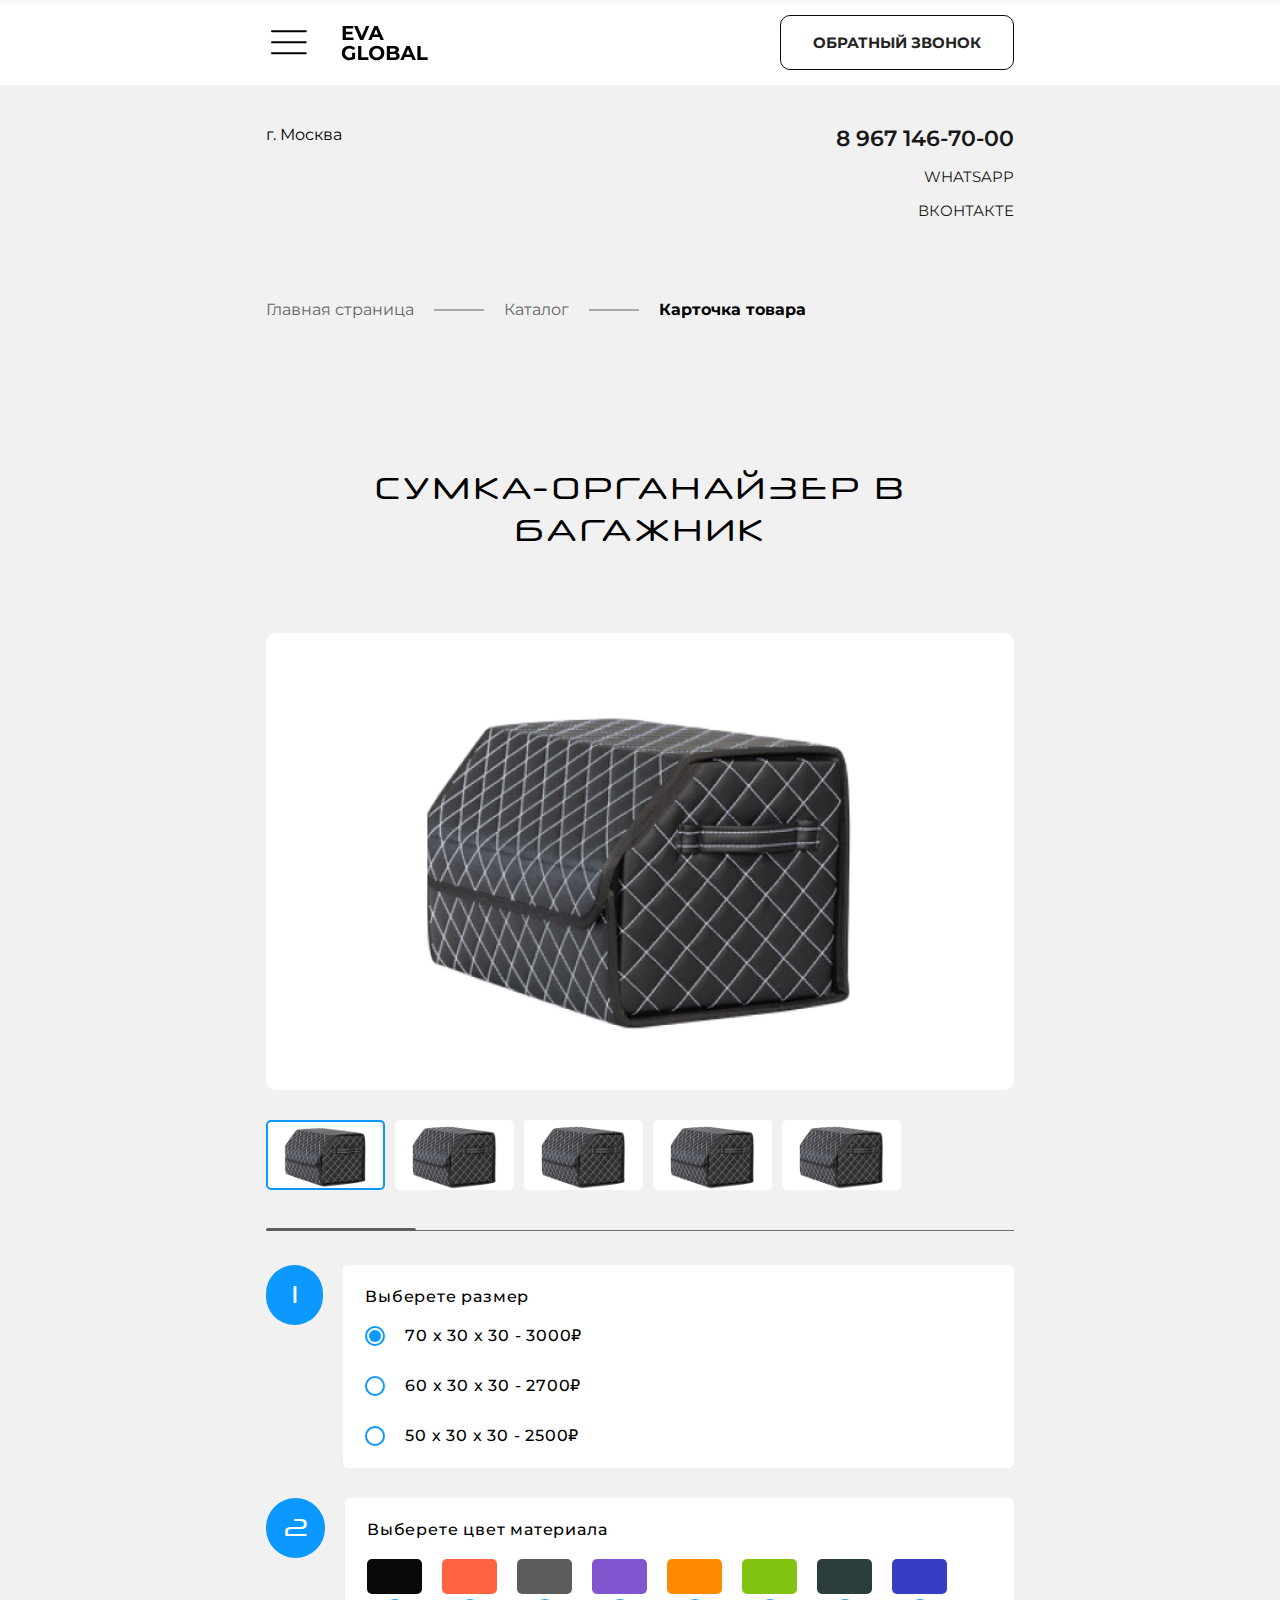
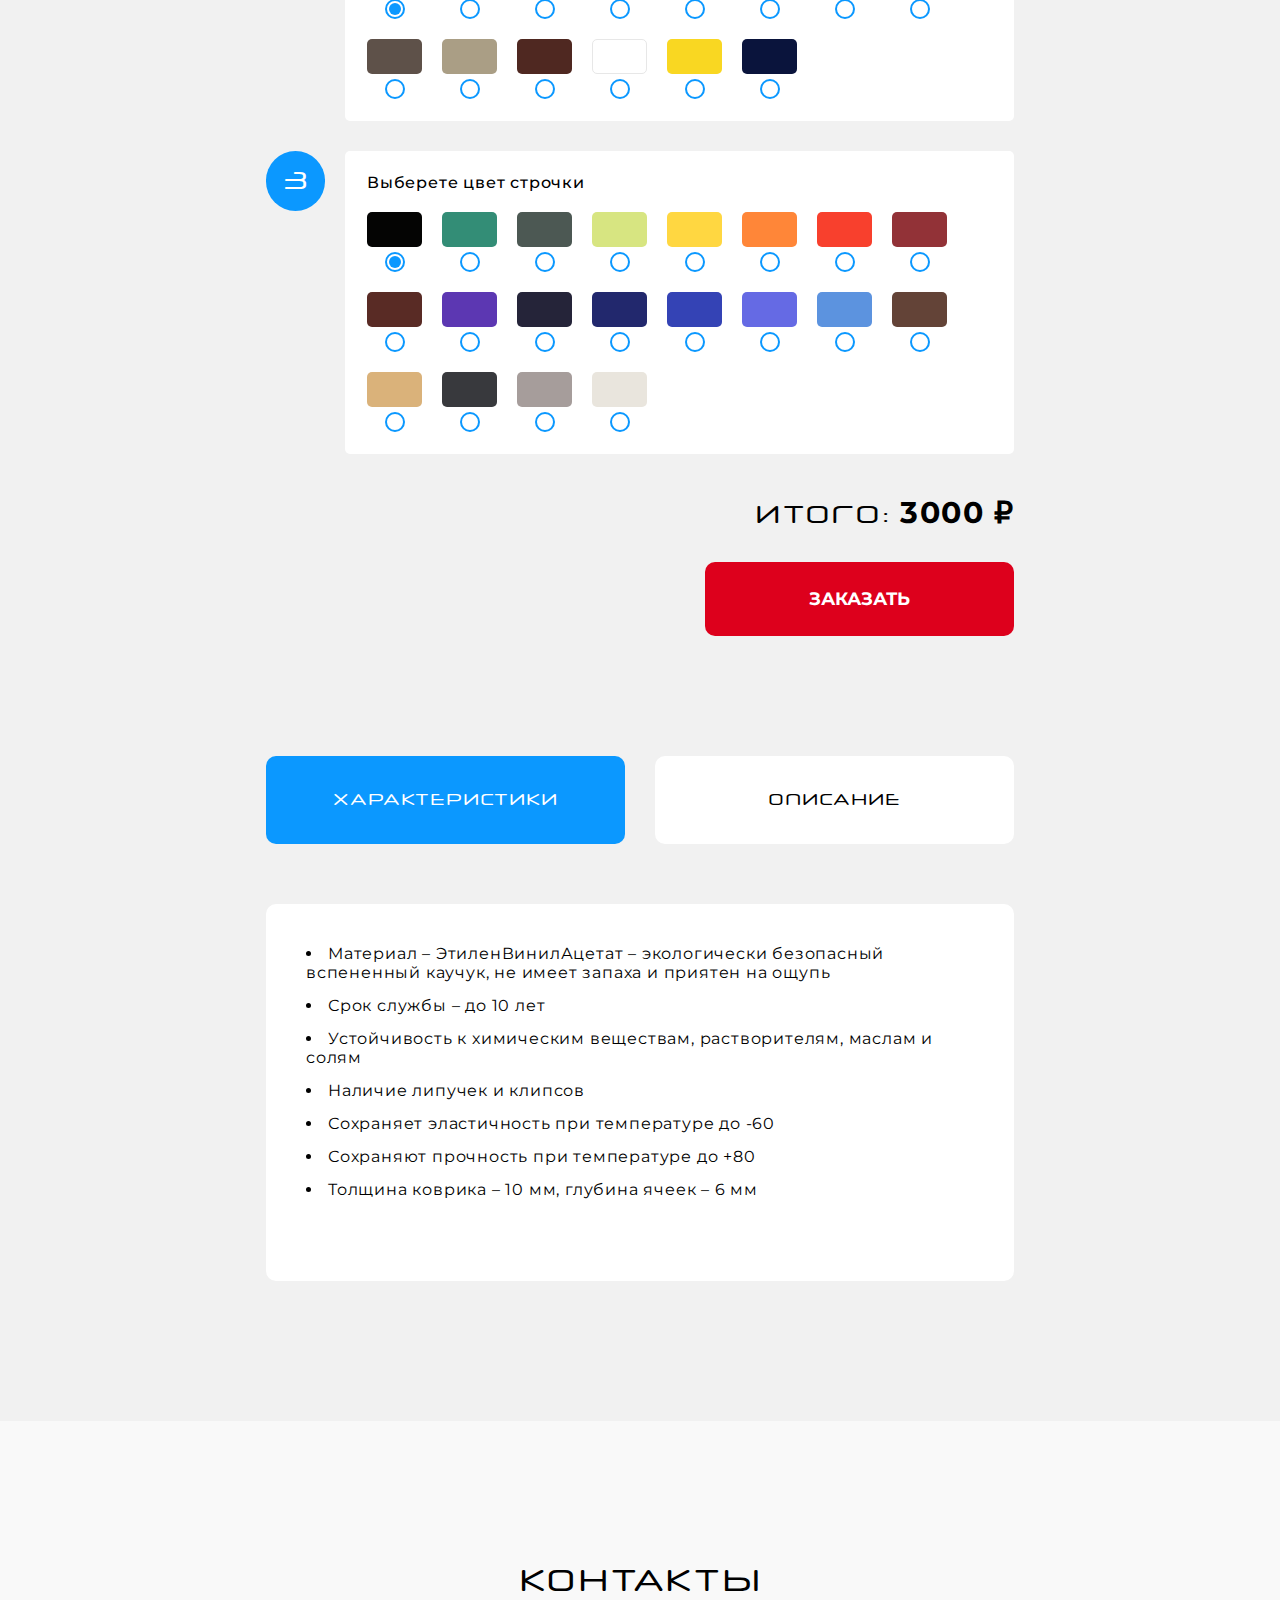
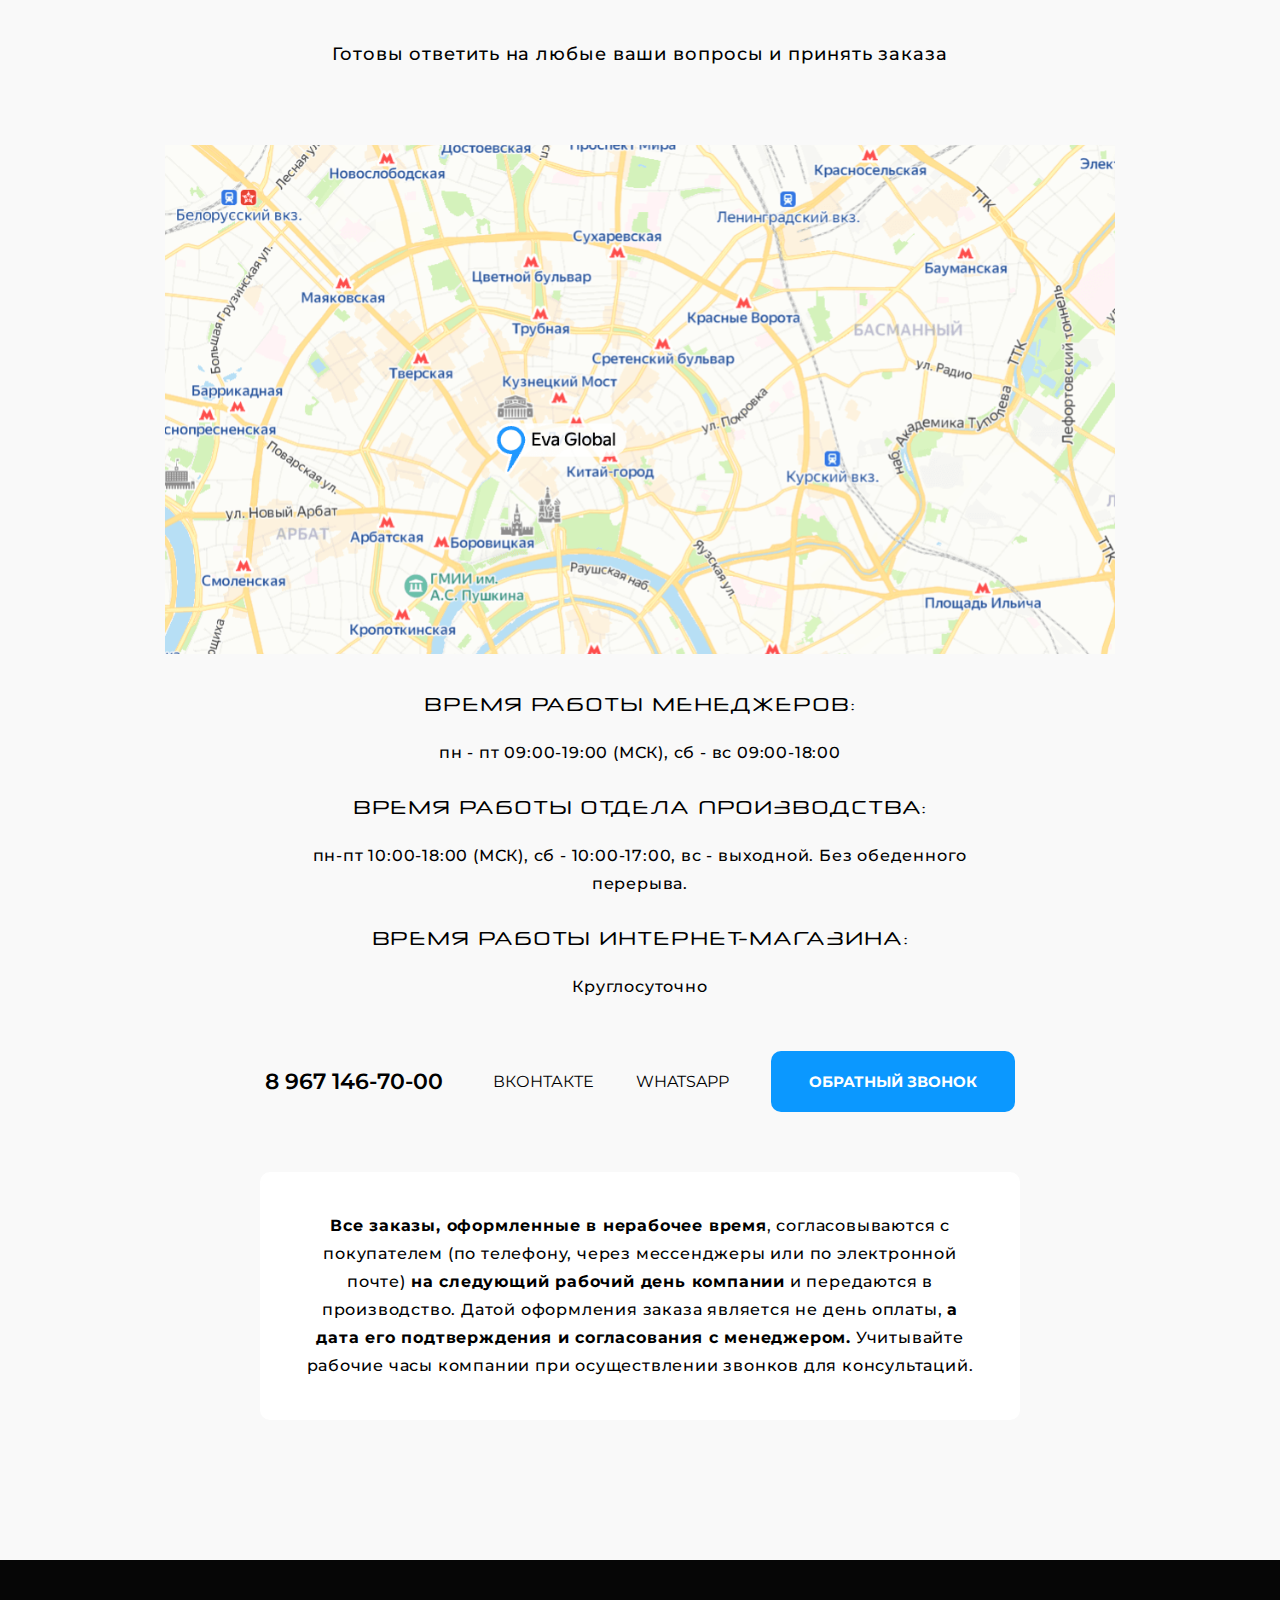
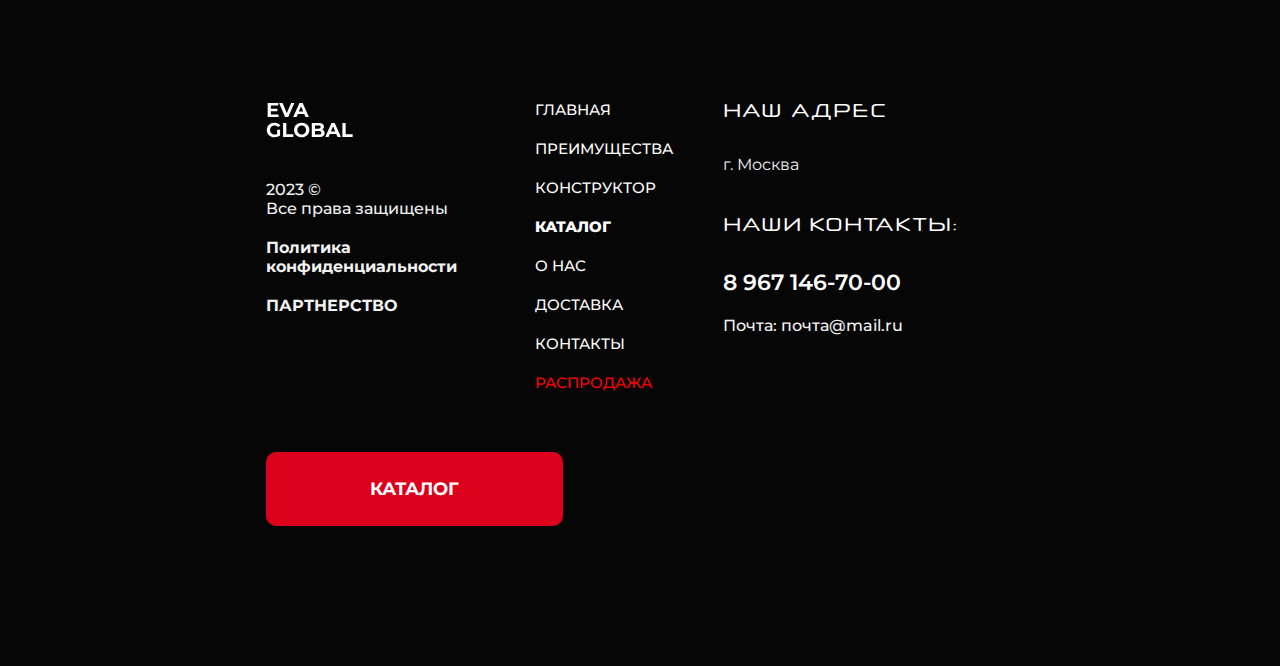
<file: product-organizer.html>
<!DOCTYPE html>
<html lang="ru">
<head>
    <meta charset="UTF-8">
    <meta name="viewport" content="width=device-width, initial-scale=1.0">
    <title>Сумка-органайзер в багажник -  Eva Global - автомобильные EVA Коврики</title>
    
    <!-- swiper-js slider  -->
    <link rel="stylesheet" href="css/swiper-bundle.min.css"/>

    <!-- main css files  -->
    <link rel="stylesheet" href="css/reset.css">
    <link rel="stylesheet" href="css/style.css">
    <link rel="stylesheet" href="css/flexibility.css">

    <!-- favicon  -->
    <link rel="shortcut icon" href="favicon-32x32.ico" type="image/x-icon">
</head>
<body>
    <!-- Мобильное меню  -->
    <div class="mobile-menu">
        <div class="mobile-menu__column mobile-menu__column_one">
            <a href="index.html" class="mobile-menu__column_one__item">главная</a>
            <a href="index.html#benefits" class="mobile-menu__column_one__item menu-item">преимущества</a>
            <a href="index.html#constructor" class="mobile-menu__column_one__item menu-item">конструктор</a>
            <a href="catalog.html" class="mobile-menu__column_one__item active">каталог</a>
            <a href="about.html" class="mobile-menu__column_one__item">о нас</a>
            <a href="index.html#delivery-payments" class="mobile-menu__column_one__item menu-item">доставка</a>
            <a href="index.html#contacts" class="mobile-menu__column_one__item menu-item">контакты</a>
            <a href="catalog.html" class="mobile-menu__column_one__item menu-item _red">распродажа</a>
        </div>
        <div class="mobile-menu__column mobile-menu__column_two">
            <a href="tel:89671467000" class="mobile-menu__column_two__tel">8 967 146-70-00</a>
            <a href="#" class="mobile-menu__column_two__link">вконтакте</a>
            <a href="#" class="mobile-menu__column_two__link">whatsapp</a>
            <a href="index.html#contacts" class="mobile-menu__column_two__more-soc menu-item">еще контакты</a>
        </div>
        <div class="mobile-menu__column mobile-menu__column_three">
            <p class="mobile-menu__column_three__city">г. Москва</p>
        </div>
    </div>
    <!-- Кнопка скролла наверх для мобилок  -->
    <button id="scrollToTopButton" class="scroll-to-top-button"><img src="img/icons/arrow-top.svg" alt="&#8593;"></button>
    <!-- Фиксированная шапка  -->
    <div class="header fixed-header">
        <div class="container">
            <nav class="header-menu">
                <div class="header-menu__logo-and-menu-block">
                    <button class="mobile__btn">
                        <img src="img/icons/menu-burger-icon.svg" alt="Меню">
                    </button>
                    <a href="index.html" class="logo__link">
                        <img src="img/logo.svg" alt="Eva Global">
                    </a>
                    <button class="header__tel-link openModal">
                        <img src="img/icons/tel-icon.svg" alt="Позвонить">
                    </button>
                </div>
                <ul class="header-menu__list _desktop">
                    <li class="header-menu__list__item"><a href="index.html">главная</a></li>
                    <li class="header-menu__list__item"><a class="menu-item" href="index.html#benefits">преимущества</a></li>
                    <li class="header-menu__list__item"><a class="menu-item" href="index.html#constructor">конструктор</a></li>
                    <li class="header-menu__list__item active"><a href="catalog.html">каталог</a></li>
                    <li class="header-menu__list__item"><a href="about.html">о нас</a></li>
                    <li class="header-menu__list__item"><a class="menu-item" href="index.html#delivery-payments">доставка</a></li>
                    <li class="header-menu__list__item _red"><a href="catalog.html">распродажа</a></li>
                </ul>
                <button class="header__btn openModal">обратный звонок</button>
            </nav>
        </div>
    </div>
    <!-- Статичная шапка  -->
    <header class="header static-header">
        <div class="container">
            <nav class="header-menu">
                <div class="header-menu__logo-and-menu-block">
                    <button class="mobile__btn">
                        <img src="img/icons/menu-burger-icon.svg" alt="Меню">
                    </button>
                    <a href="index.html" class="logo__link">
                        <img src="img/logo.svg" alt="Eva Global">
                    </a>
                    <button class="header__tel-link openModal">
                        <img src="img/icons/tel-icon.svg" alt="Позвонить">
                    </button>
                </div>
                <ul class="header-menu__list _desktop">
                    <li class="header-menu__list__item"><a href="index.html">главная</a></li>
                    <li class="header-menu__list__item"><a class="menu-item" href="index.html#benefits">преимущества</a></li>
                    <li class="header-menu__list__item"><a class="menu-item" href="index.html#constructor">конструктор</a></li>
                    <li class="header-menu__list__item active"><a href="catalog.html">каталог</a></li>
                    <li class="header-menu__list__item"><a href="about.html">о нас</a></li>
                    <li class="header-menu__list__item"><a class="menu-item" href="index.html#delivery-payments">доставка</a></li>
                    <li class="header-menu__list__item _red"><a href="catalog.html">распродажа</a></li>
                </ul>
                <button class="header__btn openModal">обратный звонок</button>
            </nav>
        </div>
    </header>


    <section class="offer-other-page">
        <div class="container">
            <div class="offer-top offer-content">
                <p class="offer-top__address offer-top__address_other">г. Москва</p>
                <div class="offer-top__contacts">
                    <a href="#" class="offer-top__contacts__social-link offer-top__contacts__social-link_other">вконтакте</a>
                    <a href="#" class="offer-top__contacts__social-link offer-top__contacts__social-link_other">whatsapp</a>
                    <a href="tel:89671467000" class="offer-top__contacts__phone-link offer-top__contacts__phone-link_other">8 967 146-70-00</a>
                    <a href="index.html#contacts" class="offer-top__contacts__more-social menu-item offer-top__contacts__more-social_other">еще контакты</a>
                </div>
            </div>
            <div class="offer-crumbs-block">
                <a href="index.html" class="offer-crumbs-block__item _mobile">
                    <img src="img/icons/home-icon.svg" alt="Главная страница">
                </a>
                <a href="index.html" class="offer-crumbs-block__item _desktop">Главная страница</a>
                <a href="catalog.html" class="offer-crumbs-block__item">Каталог</a>
                <a href="product-cover.html" class="offer-crumbs-block__item active">Карточка товара</a>
            </div>
        </div>
    </section>
    <section class="product-section product-section-organaizer main">
        <div class="container">
            <h1 class="section__title section__title_main">сумка-органайзер в багажник</h1>
            <div class="product-section-wrap">

                <div class="product-section-wrap__main-info">

                    <div class="product-section-wrap__main-info__gallery-wrap">
                        <div class="product-section-wrap__gallery swiper">
                            <div class="product-section-wrap__gallery_wrapper swiper-wrapper">
                                <div class="product-section-wrap__gallery__item swiper-slide">
                                    <img src="img/product-carpet-imgs/product-img-organaizer-1.png" alt="123">
                                </div>
                                <div class="product-section-wrap__gallery__item swiper-slide">
                                    <img src="img/product-carpet-imgs/product-img-organaizer-1.png" alt="123">
                                </div>
                                <div class="product-section-wrap__gallery__item swiper-slide">
                                    <img src="img/product-carpet-imgs/product-img-organaizer-1.png" alt="123">
                                </div>
                                <div class="product-section-wrap__gallery__item swiper-slide">
                                    <img src="img/product-carpet-imgs/product-img-organaizer-1.png" alt="123">
                                </div>
                                <div class="product-section-wrap__gallery__item swiper-slide">
                                    <img src="img/product-carpet-imgs/product-img-organaizer-1.png" alt="123">
                                </div>
                            </div>
    
                            <!-- <div class="gallery-swiper-scrollbar"></div> -->
    
                        </div>

                        <div class="product-section-wrap__gallery__thumbs swiper">
                            <div class="product-section-wrap__gallery__thumbs__wrap swiper-wrapper">
                                <div class="product-section-wrap__gallery__thumbs__item swiper-slide">
                                    <img src="img/product-carpet-imgs/product-img-organaizer-1.png" alt="123">
                                </div>
                                <div class="product-section-wrap__gallery__thumbs__item swiper-slide">
                                    <img src="img/product-carpet-imgs/product-img-organaizer-1.png" alt="123">
                                </div>
                                <div class="product-section-wrap__gallery__thumbs__item swiper-slide">
                                    <img src="img/product-carpet-imgs/product-img-organaizer-1.png" alt="123">
                                </div>
                                <div class="product-section-wrap__gallery__thumbs__item swiper-slide">
                                    <img src="img/product-carpet-imgs/product-img-organaizer-1.png" alt="123">
                                </div>
                                <div class="product-section-wrap__gallery__thumbs__item swiper-slide">
                                    <img src="img/product-carpet-imgs/product-img-organaizer-1.png" alt="123">
                                </div>
                            </div>

                            <div class="gallery-swiper-scrollbar"></div>
                        </div>

                    </div>
                    



                    <form id="carForm" action="#" class="product-section-wrap__options">

                        <div class="product-section-wrap__options__item">
                            <span class="num-ellipse">1</span>
                            <div class="product-section-wrap__options__item__option">
                                <span class="product-section-wrap__options__item__option__title">Выберете размер</span>
                                <div class="product-section-wrap__options__item__option__content">
                                    <label class="product-section-wrap__options__item" for="complect_70_30_30">
                                        <input class="radio" type="radio" id="complect_70_30_30" name="organaizer_type" value="70 х 30 х 30 - 3000₽" checked>
                                        <span class="custom-radio"></span>
                                        <span class="product-section-wrap__options__item__label">70 х 30 х 30 - 3000₽</span>
                                        <span id="complect_70_30_30_num" style="display: none;">3000</span>
                                    </label>
                                    <label class="product-section-wrap__options__item" for="complect_60_30_30">
                                        <input class="radio" type="radio" id="complect_60_30_30" name="organaizer_type" value="60 х 30 х 30 - 2700₽">
                                        <span class="custom-radio"></span>
                                        <span class="product-section-wrap__options__item__label">60 х 30 х 30 - 2700₽</span>
                                        <span id="complect_60_30_30_num" style="display: none;">2700</span>
                                    </label>
                                    <label class="product-section-wrap__options__item" for="complect_50_30_30">
                                        <input class="radio" type="radio" id="complect_50_30_30" name="organaizer_type" value="50 х 30 х 30 - 2500₽">
                                        <span class="custom-radio"></span>
                                        <span class="product-section-wrap__options__item__label">50 х 30 х 30 - 2500₽</span>
                                        <span id="complect_50_30_30_num" style="display: none;">2500</span>
                                    </label>
                                </div>
                            </div>
                        </div>


                        <!-- Выбор цвета Материала пк  -->
                        <div class="product-section-wrap__options__item _desktop">
                            <span class="num-ellipse">2</span>
                            <div class="product-section-wrap__options__item__option">
                                <span class="product-section-wrap__options__item__option__title">Выберете цвет материала</span>
                                <div class="product-section-wrap__options__item__option__content _colors">
                                    <div class="constructor-wrap__options__item__color-option">
                                        <label class="color-option _black" for="colorBlack"></label>
                                        <input class="radio" type="radio" id="colorBlack" name="colorBody" value="Черный" checked>
                                        <span class="custom-radio"></span>
                                    </div>
    
                                    <div class="constructor-wrap__options__item__color-option">
                                        <label class="color-option _peachy" for="colorPeachy"></label>
                                        <input class="radio" type="radio" id="colorPeachy" name="colorBody" value="Красный">
                                        <span class="custom-radio"></span>
                                    </div>
    
                                    
                                    <div class="constructor-wrap__options__item__color-option">
                                        <label class="color-option _darken-gray" for="colorDarkenGray"></label>
                                        <input class="radio" type="radio" id="colorDarkenGray" name="colorBody" value="Серый">
                                        <span class="custom-radio"></span>
                                    </div>
    
    
                                    <div class="constructor-wrap__options__item__color-option">
                                        <label class="color-option _purple" for="colorPurple"></label>
                                        <input class="radio" type="radio" id="colorPurple" name="colorBody" value="Фиолетовый">
                                        <span class="custom-radio"></span>
                                    </div>
            
    
                                    <div class="constructor-wrap__options__item__color-option">
                                        <label class="color-option _orange" for="colorOrange"></label>
                                        <input class="radio" type="radio" id="colorOrange" name="colorBody" value="Оранжевый">
                                        <span class="custom-radio"></span>
                                    </div>
    
                                    <div class="constructor-wrap__options__item__color-option">
                                        <label class="color-option _light-green" for="colorLightGreen"></label>
                                        <input class="radio" type="radio" id="colorLightGreen" name="colorBody" value="Зеленый">
                                        <span class="custom-radio"></span>
                                    </div>
    
                                    <div class="constructor-wrap__options__item__color-option">
                                        <label class="color-option _dark-green" for="colorDarkGreen"></label>
                                        <input class="radio" type="radio" id="colorDarkGreen" name="colorBody" value="Темно-зеленый">
                                        <span class="custom-radio"></span>
                                    </div>
    
                                    <div class="constructor-wrap__options__item__color-option">
                                        <label class="color-option _blue" for="colorBlue"></label>
                                        <input class="radio" type="radio" id="colorBlue" name="colorBody" value="Синий">
                                        <span class="custom-radio"></span>
                                    </div>
    
                                    <div class="constructor-wrap__options__item__color-option">
                                        <label class="color-option _light-brownish-gray" for="colorLightBrownishGray"></label>
                                        <input class="radio" type="radio" id="colorLightBrownishGray" name="colorBody" value="Коричневый">
                                        <span class="custom-radio"></span>
                                    </div>
            
                                    <div class="constructor-wrap__options__item__color-option">
                                        <label class="color-option _light-beige" for="colorLightBeige"></label>
                                        <input class="radio" type="radio" id="colorLightBeige" name="colorBody" value="Бежевый">
                                        <span class="custom-radio"></span>
                                    </div>
            
            
                                    <div class="constructor-wrap__options__item__color-option">
                                        <label class="color-option _dark-brown" for="colorDarkBrown"></label>
                                        <input class="radio" type="radio" id="colorDarkBrown" name="colorBody" value="Бордовый">
                                        <span class="custom-radio"></span>
                                    </div>
    
                                    <div class="constructor-wrap__options__item__color-option">
                                        <label class="color-option _white _border" for="colorWhite"></label>
                                        <input class="radio" type="radio" id="colorWhite" name="colorBody" value="Белый">
                                        <span class="custom-radio"></span>
                                    </div>
    
                                    <div class="constructor-wrap__options__item__color-option">
                                        <label class="color-option _yellow" for="colorYellow"></label>
                                        <input class="radio" type="radio" id="colorYellow" name="colorBody" value="Желтый">
                                        <span class="custom-radio"></span>
                                    </div>
            
            
                                    <div class="constructor-wrap__options__item__color-option">
                                        <label class="color-option _dark-blue" for="colorDarkBlue"></label>
                                        <input class="radio" type="radio" id="colorDarkBlue" name="colorBody" value="Темно-синий">
                                        <span class="custom-radio"></span>
                                    </div>
                                </div>
                            </div>
                        </div>
                        <!-- Выбор цвета канта пк  -->
                        <div class="product-section-wrap__options__item _desktop">
                            <span class="num-ellipse">3</span>
                            <div class="product-section-wrap__options__item__option">
                                <span class="product-section-wrap__options__item__option__title">Выберете цвет строчки</span>
                                <div class="product-section-wrap__options__item__option__content _colors">
                                    
                                    <div class="constructor-wrap__options__item__color-option">
                                        <label class="color-option _cant-black" for="colorCantBlack"></label>
                                        <input class="radio" type="radio" id="colorCantBlack" name="colorCant" value="Черный" checked>
                                        <span class="custom-radio"></span>
                                    </div>

                                    <div class="constructor-wrap__options__item__color-option">
                                        <label class="color-option _cant-chartreuse" for="colorCantСhartreuse"></label>
                                        <input class="radio" type="radio" id="colorCantСhartreuse" name="colorCant" value="Ярко-зелёный">
                                        <span class="custom-radio"></span>
                                    </div>
                                    
                                    <div class="constructor-wrap__options__item__color-option">
                                        <label class="color-option _cant-feldgrau" for="colorCantFeldgrau"></label>
                                        <input class="radio" type="radio" id="colorCantFeldgrau" name="colorCant" value="Темно-зелёный">
                                        <span class="custom-radio"></span>
                                    </div>

                                    <div class="constructor-wrap__options__item__color-option">
                                        <label class="color-option _cant-light-yellow" for="colorCantLightYellow"></label>
                                        <input class="radio" type="radio" id="colorCantLightYellow" name="colorCant" value="Салатовый">
                                        <span class="custom-radio"></span>
                                    </div>

                                    <div class="constructor-wrap__options__item__color-option">
                                        <label class="color-option _cant-yellow" for="colorCantYellow"></label>
                                        <input class="radio" type="radio" id="colorCantYellow" name="colorCant" value="Желтый">
                                        <span class="custom-radio"></span>
                                    </div>

                                    <div class="constructor-wrap__options__item__color-option">
                                        <label class="color-option _cant-orange" for="colorCantOrange"></label>
                                        <input class="radio" type="radio" id="colorCantOrange" name="colorCant" value="Оранжевый">
                                        <span class="custom-radio"></span>
                                    </div>

                                    <div class="constructor-wrap__options__item__color-option">
                                        <label class="color-option _cant-red" for="colorCantRed"></label>
                                        <input class="radio" type="radio" id="colorCantRed" name="colorCant" value="Красный">
                                        <span class="custom-radio"></span>
                                    </div>

                                    <div class="constructor-wrap__options__item__color-option">
                                        <label class="color-option _cant-maroon" for="colorCantMaroon"></label>
                                        <input class="radio" type="radio" id="colorCantMaroon" name="colorCant" value="Бордовый">
                                        <span class="custom-radio"></span>
                                    </div>

                                    <div class="constructor-wrap__options__item__color-option">
                                        <label class="color-option _cant-dark-brown" for="colorCantDarkBrown"></label>
                                        <input class="radio" type="radio" id="colorCantDarkBrown" name="colorCant" value="Темно-бордовый">
                                        <span class="custom-radio"></span>
                                    </div>

                                    <div class="constructor-wrap__options__item__color-option">
                                        <label class="color-option _cant-purple" for="colorCantPurple"></label>
                                        <input class="radio" type="radio" id="colorCantPurple" name="colorCant" value="Фиолетовый">
                                        <span class="custom-radio"></span>
                                    </div>

                                    <div class="constructor-wrap__options__item__color-option">
                                        <label class="color-option _cant-light-black" for="colorCantLightBlack"></label>
                                        <input class="radio" type="radio" id="colorCantLightBlack" name="colorCant" value="Темно-синий">
                                        <span class="custom-radio"></span>
                                    </div>

                                    <div class="constructor-wrap__options__item__color-option">
                                        <label class="color-option _cant-dark-blue" for="colorCantDarkBlue"></label>
                                        <input class="radio" type="radio" id="colorCantDarkBlue" name="colorCant" value="Синий">
                                        <span class="custom-radio"></span>
                                    </div>
                                    

                                    <div class="constructor-wrap__options__item__color-option">
                                        <label class="color-option _cant-blue" for="colorCantBlue"></label>
                                        <input class="radio" type="radio" id="colorCantBlue" name="colorCant" value="Ярко-синий">
                                        <span class="custom-radio"></span>
                                    </div>

                                    <div class="constructor-wrap__options__item__color-option">
                                        <label class="color-option _cant-lilac" for="colorCantLilac"></label>
                                        <input class="radio" type="radio" id="colorCantLilac" name="colorCant" value="Лиловый">
                                        <span class="custom-radio"></span>
                                    </div>

                                    <div class="constructor-wrap__options__item__color-option">
                                        <label class="color-option _cant-celestial" for="colorCantCelestial"></label>
                                        <input class="radio" type="radio" id="colorCantCelestial" name="colorCant" value="Голубой">
                                        <span class="custom-radio"></span>
                                    </div>

                                    <div class="constructor-wrap__options__item__color-option">
                                        <label class="color-option _cant-brown" for="colorCantBrown"></label>
                                        <input class="radio" type="radio" id="colorCantBrown" name="colorCant" value="Коричневый">
                                        <span class="custom-radio"></span>
                                    </div>

                                    <div class="constructor-wrap__options__item__color-option">
                                        <label class="color-option _cant-yellowish-gray" for="colorCantYellowishGray"></label>
                                        <input class="radio" type="radio" id="colorCantYellowishGray" name="colorCant" value="Бежевый">
                                        <span class="custom-radio"></span>
                                    </div>

                                    <div class="constructor-wrap__options__item__color-option">
                                        <label class="color-option _cant-granite-gray" for="colorCantGraniteGray"></label>
                                        <input class="radio" type="radio" id="colorCantGraniteGray" name="colorCant" value="Темно-серый">
                                        <span class="custom-radio"></span>
                                    </div>

                                    <div class="constructor-wrap__options__item__color-option">
                                        <label class="color-option _cant-pearlescent-light-gray" for="colorCantPearlescentLightGray"></label>
                                        <input class="radio" type="radio" id="colorCantPearlescentLightGray" name="colorCant" value="Светло-серый">
                                        <span class="custom-radio"></span>
                                    </div>

                                    <div class="constructor-wrap__options__item__color-option">
                                        <label class="color-option _cant-timber-wolf" for="colorCantTimberWolf"></label>
                                        <input class="radio" type="radio" id="colorCantTimberWolf" name="colorCant" value="Белый">
                                        <span class="custom-radio"></span>
                                    </div>

                                </div>
                            </div>
                        </div>



                        
                        

                        <!-- Модальное окно заказа -->
                        <div id="modalOrder" class="modal">
                            <div class="modal-content">
                                <span id="closeModalOrderBtn" class="modal-close"><img src="img/icons/modal-close-icon.svg" alt="X"></span>
                                <h2 class="section__title section__title_modal">Заполните форму</h2>
                                <form action="#" class="modal-content__container">
                                    <div class="modal__input__wrap">
                                        <span class="modal__input__wrap__number num-ellipse">1</span>
                                        <input class="modal__input" type="text" name="user_name" placeholder="Ваше имя">
                                    </div>
                                    <div class="modal__input__wrap">
                                        <span class="modal__input__wrap__number num-ellipse">2</span>
                                        <input class="modal__input" type="tel" name="user_phone" placeholder="Номер телефона">
                                    </div>
                                    <div class="modal__input__wrap">
                                        <span class="modal__input__wrap__number num-ellipse">3</span>
                                        <textarea class="modal__input modal_textarea" name="user_comment" id="user_comment" placeholder="Комментарий"></textarea>
                                    </div>
                                    <button type="submit" class="btn-red modal__btn _order">отправить</button>
                                    <p class="modal__policy-text _order">Соглашаюсь на обработку персональных данных</p>
                                </form>
                                
                            </div>
                        </div>
                    </form>
                </div>
                <div class="product-section-wrap__tarifs">
                    <div class="product-section-wrap__tarifs__pay">
                        <p class="product-section-wrap__tarifs__pay__price-tag"><span>Итого: </span><output id="productPriceTag" name="total-price">0</output> ₽</p>
                        <button type="button" class="product-section-wrap__tarifs__btn btn-red openModalOrderBtn">заказать</button>
                    </div>
                </div>
                



                <div class="product-section-wrap__desc">
                    <div class="product-section-wrap__desc__tabs tabs">
                        <div class="product-section-wrap__desc__tab tab-button active" data-tab="character">характеристики</div>
                        <div class="product-section-wrap__desc__tab tab-button" data-tab="description">описание</div>
                    </div>

                    <div id="character" class="catalog-wrap__body product-section-wrap__desc__body tab-content active">
                        <ul class="product-section-wrap__desc__list">
                            <li class="product-section-wrap__desc__list__item">Материал – ЭтиленВинилАцетат – экологически безопасный вспененный каучук, не имеет запаха и приятен на ощупь</li>
                            <li class="product-section-wrap__desc__list__item">Срок службы – до 10 лет</li>
                            <li class="product-section-wrap__desc__list__item">Устойчивость к химическим веществам, растворителям, маслам и солям</li>
                            <li class="product-section-wrap__desc__list__item">Наличие липучек и клипсов</li>
                            <li class="product-section-wrap__desc__list__item">Сохраняет эластичность при температуре до -60</li>
                            <li class="product-section-wrap__desc__list__item">Сохраняют прочность при температуре до +80</li>
                            <li class="product-section-wrap__desc__list__item">Толщина коврика – 10 мм, глубина ячеек – 6 мм</li>
                        </ul>
                    </div>
                    <div id="description" class="catalog-wrap__body product-section-wrap__desc__body tab-content">
                        <p class="product-section-wrap__desc__body__text">
                            Сумка-органайзер в багажник представляет собой место для хранения и систематизации предметов. Может использоваться для постоянной установки и/или переноски. Обычно снабжен большим количеством отсеков разного размера и назначения. Качественно сделанный органайзер для багажника не даст всем вашим вещам, продуктам и пакетам скользить, проливаться на предметы и испортить багажник.
                            <br>
                            Если ваши продукты постоянно скользят и скользят, вам может пригодиться органайзер. Органайзеры багажника позволяют собрать все вещи, которые скользят по полу вашего автомобиля, в одном месте, поэтому вам не придется собирать кучу разбросанных вещей, когда вы вернетесь домой. Сумка в багажник машины - отличный выбор для перевозки продуктов, поскольку в нем много отделений и крышка.
                        </p>
                    </div>
                </div>
                
            </div>
        </div>
    </section>






    <section id="contacts" class="contacts _white">
        <div class="container-second">
            <h2 class="section__title">контакты</h2>
            <p class="section__text">Готовы ответить на любые ваши вопросы и принять заказа</p>
            <div class="contacts__wrap">
                <div class="contacts__wrap__map">
                    <div id="yamap"></div>
                </div>
                <div class="contacts__wrap__info">
                    <div class="contacts__wrap__info__item">
                        <h3 class="contacts__wrap__info__item__title">Время работы менеджеров:</h3>
                        <p class="contacts__wrap__info__item__text">пн - пт 09:00-19:00 (МСК), сб - вс 09:00-18:00</p>
                    </div>
                    <div class="contacts__wrap__info__item">
                        <h3 class="contacts__wrap__info__item__title">Время работы отдела производства:</h3>
                        <p class="contacts__wrap__info__item__text">пн-пт 10:00-18:00 (МСК), сб - 10:00-17:00, вс - выходной. Без обеденного перерыва.</p>
                    </div>
                    <div class="contacts__wrap__info__item">
                        <h3 class="contacts__wrap__info__item__title">Время работы интернет-магазина:</h3>
                        <p class="contacts__wrap__info__item__text">Круглосуточно</p>
                    </div>
                    <div class="contacts__wrap__info__social">
                        <a href="tel:89671467000" class="contacts__wrap__info__social__tel">8 967 146-70-00</a>
                        <div class="contacts__wrap__info__social__messengers">
                            <a href="#" class="contacts__wrap__info__social__messengers__link">вконтакте</a>
                            <a href="#" class="contacts__wrap__info__social__messengers__link">whatsapp</a>
                            <button class="btn-blue contacts__wrap__info__social__messengers__btn openModal">обратный звонок</button>
                        </div>
                    </div>

                </div>
            </div>
        </div>
        <div class="container-second _mobilee">
            <div class="contacts__hint-block">
                <p class="contacts__hint-block__text">
                    <strong>Все заказы, оформленные в нерабочее время</strong>, согласовываются с покупателем (по телефону, через мессенджеры или по электронной почте) <strong>на следующий рабочий день компании</strong> и передаются в производство. Датой оформления заказа является не день оплаты, <strong>а дата его подтверждения и согласования с менеджером.</strong> Учитывайте рабочие часы компании при осуществлении звонков для консультаций.
                </p>
            </div>
        </div>
    </section>
    <footer class="footer">
        <div class="container">
            <div class="footer__wrap">

                <div class="footer__wrap__column footer__wrap__column_company-links">
                    <a href="index.html" class="footer__logo-link">
                        <img src="img/logo-white.svg" alt="EVA GLOBAL">
                    </a>
                    <p class="footer__policy-text">2023 ©<br>Все права защищены</p>
                    <a href="policy.html" target="_blank" class="footer__policy-link footer-link-hover">Политика конфиденциальности</a>
                    <a href="partnership.html" target="_blank" class="footer__partnership-link footer-link-hover">партнерство</a>
                </div>

                <div class="footer__wrap__column footer__wrap__column_navigation">
                    <a href="index.html" class="footer__wrap__column_navigation__item footer-link-hover">главная</a>
                    <a href="index.html#benefits" class="menu-item footer__wrap__column_navigation__item footer-link-hover">преимущества</a>
                    <a href="index.html#constructor" class="menu-item footer__wrap__column_navigation__item footer-link-hover">конструктор</a>
                    <a href="catalog.html" class="footer__wrap__column_navigation__item footer-link-hover active">каталог</a>
                    <a href="about.html" class="footer__wrap__column_navigation__item footer-link-hover">о нас</a>
                    <a href="index.html#delivery-payments" class="menu-item footer__wrap__column_navigation__item footer-link-hover">доставка</a>
                    <a href="index.html#contacts" class="menu-item footer__wrap__column_navigation__item footer-link-hover">контакты</a>
                    <a href="catalog.html" class="footer__wrap__column_navigation__item _red footer-link-hover">распродажа</a>
                </div>

                <div class="footer__wrap__column footer__wrap__column_company-info">
                    <div class="footer__wrap__column_company-info__block">
                        <h4 class="footer__wrap__column_company-info__title">наш адрес</h4>
                        <p class="footer__wrap__column_company-info__text">г. Москва</p>
                    </div>
                    <div class="footer__wrap__column_company-info__block">
                        <h4 class="footer__wrap__column_company-info__title">наши контакты:</h4>
                        <a href="tel:89671467000" class="footer__wrap__column_company-info__block__tel footer-link-hover">8 967 146-70-00</a>
                        <a href="mailto:test@gmail.com" class="footer__wrap__column_company-info__block__mail footer-link-hover">Почта: почта@mail.ru</a>
                    </div>
                </div>

                <div class="footer__wrap__column footer__wrap__column_btn">
                    <a href="catalog.html" class="btn-red">каталог</a>
                </div>

            </div>
        </div>
    </footer>

    <!-- Модальное окно обратного зовнка -->
    <div id="modal" class="modal">
        <div class="modal-content">
            <span id="modalCloseBtn" class="modal-close"><img src="img/icons/modal-close-icon.svg" alt="X"></span>
            <h2 class="section__title section__title_modal">закажите обратный звонок</h2>
            <form action="#" class="modal-content__container">
                <div class="modal__input__wrap">
                    <span class="modal__input__wrap__number num-ellipse">1</span>
                    <input class="modal__input" type="text" name="user_name" placeholder="Ваше имя">
                </div>
                <div class="modal__input__wrap">
                    <span class="modal__input__wrap__number num-ellipse">2</span>
                    <input class="modal__input" type="tel" name="user_phone" placeholder="Номер телефона">
                </div>
                <button type="submit" class="btn-red modal__btn">отправить</button>
                <p class="modal__policy-text">Соглашаюсь на обработку персональных данных</p>
            </form>
            
        </div>
    </div>

    

    


    

    
    <script src="js/swiper-bundle.min.js"></script>
    <script src="js/fslightbox.js"></script>
    <script src="js/main.js"></script>
</body>
</html>
</file>
<file: css/style.css>
/* style.css  */

/* global fonts  */
/* montserrat-regular - cyrillic_latin */
@font-face {
  font-display: swap; /* Check https://developer.mozilla.org/en-US/docs/Web/CSS/@font-face/font-display for other options. */
  font-family: 'Montserrat';
  font-style: normal;
  font-weight: 400;
  src: url('../fonts/montserrat-v25-cyrillic_latin-regular.woff2') format('woff2'); /* Chrome 36+, Opera 23+, Firefox 39+, Safari 12+, iOS 10+ */
}
/* montserrat-500 - cyrillic_latin */
@font-face {
  font-display: swap; /* Check https://developer.mozilla.org/en-US/docs/Web/CSS/@font-face/font-display for other options. */
  font-family: 'Montserrat';
  font-style: normal;
  font-weight: 500;
  src: url('../fonts/montserrat-v25-cyrillic_latin-500.woff2') format('woff2'); /* Chrome 36+, Opera 23+, Firefox 39+, Safari 12+, iOS 10+ */
}
/* montserrat-600 - cyrillic_latin */
@font-face {
  font-display: swap; /* Check https://developer.mozilla.org/en-US/docs/Web/CSS/@font-face/font-display for other options. */
  font-family: 'Montserrat';
  font-style: normal;
  font-weight: 600;
  src: url('../fonts/montserrat-v25-cyrillic_latin-600.woff2') format('woff2'); /* Chrome 36+, Opera 23+, Firefox 39+, Safari 12+, iOS 10+ */
}
/* montserrat-700 - cyrillic_latin */
@font-face {
  font-display: swap; /* Check https://developer.mozilla.org/en-US/docs/Web/CSS/@font-face/font-display for other options. */
  font-family: 'Montserrat';
  font-style: normal;
  font-weight: 700;
  src: url('../fonts/montserrat-v25-cyrillic_latin-700.woff2') format('woff2'); /* Chrome 36+, Opera 23+, Firefox 39+, Safari 12+, iOS 10+ */
}
/* montserrat-800 - cyrillic_latin */
@font-face {
  font-display: swap; /* Check https://developer.mozilla.org/en-US/docs/Web/CSS/@font-face/font-display for other options. */
  font-family: 'Montserrat';
  font-style: normal;
  font-weight: 800;
  src: url('../fonts/montserrat-v25-cyrillic_latin-800.woff2') format('woff2'); /* Chrome 36+, Opera 23+, Firefox 39+, Safari 12+, iOS 10+ */
}
/* Neuropol X - regular */
@font-face {
  font-display: swap; /* Check https://developer.mozilla.org/en-US/docs/Web/CSS/@font-face/font-display for other options. */
  font-family: 'Neuropol X';
  font-style: normal;
  font-weight: 400;
  src: url('../fonts/neuropol-x-regular.woff2') format('woff2'); /* Chrome 36+, Opera 23+, Firefox 39+, Safari 12+, iOS 10+ */
}

/* Основные настройки */
/* Выделение  */
::selection {
  background: #71b2e0; /* Safari */
  color: #fff;
}
::-moz-selection {
  background: #71b2e0; /* Firefox */
  color: #fff;
}

html {
  scroll-behavior: smooth;
  /* overflow-x: hidden; */
}

body {
  background: #F1F1F1;
  color: #000;
  font-family: 'Montserrat', sans-serif;
  font-weight: 400;
  font-size: 18px;
  font-style: normal;
  cursor: default;
  /* overflow-x: hidden; */
}

.container {
  width: 1290px;
  margin: 0 auto;
}

.container-second {
  width: 1590px;
  margin: 0 auto;
}

.container-slider {
  width: 1590px;
  margin: 0 auto;
}

.section__title {
  font-family: 'Neuropol X';
  color: #000;
  text-align: center;
  font-size: 35px;
  font-weight: 400;
  letter-spacing: 1.75px;
  text-transform: uppercase;
}

.section__text {
  display: block;
  margin: 0 auto;
  color: #000;
  text-align: center;
  font-size: 18px;
  font-weight: 500;
  letter-spacing: 0.9px;
  margin-top: 40px;
}

section {
  padding: 140px 0;
}

.span-blue {
  color: #0B98FF;
}

.no-scroll {
  overflow: hidden;
}



/* Мобильное меню  */
/* Кнопка меню  */
.mobile__btn {
  display: none;
}

.mobile__btn img {
  width: 45px;
  height: 45px;
  user-select: none;
  object-fit: contain;
}

.header-menu__logo-and-menu-block {
  display: flex;
  justify-content: flex-start;
  align-items: center;
  gap: 30px;
}

/* Стилизация меню  */
.mobile-menu {
  border-radius: 10px;
  background: #fff;
  box-shadow: 0px 0px 4px 0px rgba(0, 0, 0, 0.3);
  width: 750px;
  min-height: 336px;
  padding: 40px 55px 50px 55px;
  position: fixed;
  left: 50%;
  top: 114px;
  transform: translate(-50%, -200%);
  z-index: 1000;
  transition: transform .3s ease;
  display: flex;
  justify-content: space-between;
  align-items: flex-start;
  flex-wrap: wrap;
}

.mobile-menu.active {
  transform: translate(-50%, 0);
}

.mobile-menu__column {
  display: flex;
  flex-direction: column;
}

.mobile-menu__column_one {
  align-items: flex-start;
  gap: 20px;
}

.mobile-menu__column_one__item {
  color: #181818;
  font-size: 15px;
  font-weight: 600;
  text-transform: uppercase;
}

.mobile-menu__column_one__item._red {
  color: #FF0000;
}

.mobile-menu__column_one__item.active {
  font-weight: 800;
}

.mobile-menu__column_two {
  align-items: center;
  gap: 15px;
}

.mobile-menu__column_two__tel {
  color: #000;
  font-size: 22px;
  font-weight: 600;
}

.menu-item.active {
  font-weight: 800;
}

.mobile-menu__column_two__link {
  color: #000;
  font-size: 15px;
  font-weight: 400;
  text-transform: uppercase;
}

.mobile-menu__column_two__more-soc {
  color: #000;
  font-size: 15px;
  font-weight: 600;
  text-decoration-line: underline !important;
  text-transform: uppercase;
}

.mobile-menu__column_three {
  align-items: flex-end;
}

.header__tel-link {
  display: none;
}

.header__tel-link img {
  height: 45px;
  width: 45px;
  object-fit: contain;
  user-select: none;
}

/* Кнопка скролла наверх для мобилок */
.scroll-to-top-button {
  position: fixed;
  opacity: 0;
  visibility: hidden;
  pointer-events: none;
  bottom: 14px;
  left: 14px;
  color: #fff;
  border: none;
  width: 50px;
  height: 50px;
  cursor: pointer;
  filter: drop-shadow(0px 1px 14px rgba(0, 0, 0, 0.35));
  z-index: 5000;
  transition: opacity .2s, transform .2s;
}

.scroll-to-top-button img {
  user-select: none;
  width: 100%;
  height: 100%;
  object-fit: contain;
}

/* header  */
.header {
  background: #fff;
  padding: 15px 0;
}

.static-header {
  width: 100%;
  position: relative;
  z-index: 1000;
}

.fixed-header {
  box-shadow: 0px 4px 4px 0px rgba(0, 0, 0, 0.03);
  width: 100%;
  position: fixed;
  top: 0;
  left: 0;
  transform: translateY(-100%);
  transition: transform 0.3s ease-in-out;
  z-index: 1100;
}

.header-menu {
  display: flex;
  justify-content: space-between;
  align-items: center;
  width: 100%;
}

.logo__link img {
  width: 87px;
  height: 40px;
  object-fit: contain;
  user-select: none;
}

.header-menu__list {
  display: flex;
  justify-content: flex-start;
  align-items: center;
  gap: 20px;
}

.header-menu__list__item a {
  color: #181818;
  font-size: 15px;
  font-weight: 600;
  text-transform: uppercase;
  opacity: 1;
  transition: color .2s ease, opacity .2s ease;
}

.header-menu__list__item.active a {
  font-weight: 800;
}

.header-menu__list__item._red a {
  color: #FF0000;
}

.header-menu__list__item a:hover {
  opacity: .7;
}

.header__btn {
  color: #242424;
  background: transparent;
  font-size: 15px;
  font-weight: 700;
  text-transform: uppercase;
  padding: 21px 38px;
  border-radius: 10px;
  border: 1px solid #0A0A0A;
  transition: color .2s ease, background .2s ease;
}

.header__btn:hover {
  color: #4AB3FF;
  border: 1px solid #0B98FF;
}

/* offer  */
.offer {
  position: relative;
  background-color: #252525;
  padding-top: 40px;
  padding-bottom: 312px;
}

/* header-bg */
.offer::before {
  content: '';
  position: absolute;
  z-index: 10;
  top: 0;
  right: 0;
  height: 100%;
  width: 50%;
  background: linear-gradient(0deg, rgba(38, 38, 38, 0.75), rgba(38, 38, 38, 0.75)), url('../img/header-bg.jpg') no-repeat center / cover;
}

.offer-content {
  position: relative;
  z-index: 50;
}

.offer-top {
  display: flex;
  justify-content: space-between;
  align-items: flex-start;
  margin-bottom: 36px;
}

.offer-top__address {
  color: #FFF;
  font-size: 16px;
  font-weight: 400;
}

.offer-top__contacts {
  width: 403px;
  display: flex;
  justify-content: flex-end;
  align-items: center;
  gap: 20px;
  flex-wrap: wrap;
}

.offer-top__contacts__social-link {
  color: #FFF;
  font-size: 15px;
  font-weight: 400;
  text-transform: uppercase;
  opacity: 1;
  transition: opacity .2s ease;
}

.offer-top__contacts__social-link:hover {
  opacity: .7;
}

.offer-top__contacts__phone-link {
  color: #FFF;
  font-size: 22px;
  font-weight: 600;
  opacity: 1;
  transition: opacity .2s ease;
}

.offer-top__contacts__phone-link:hover {
  opacity: .7;
}

.offer-top__contacts__more-social {
  color: #FFF;
  font-size: 15px;
  font-weight: 600;
  text-decoration-line: underline !important;
  text-transform: uppercase;
  opacity: 1;
  transition: opacity .2s ease;
}

.offer-top__contacts__more-social:hover {
  opacity: .7;
}

.offer-main {
  position: relative;
  width: 100%;
  display: flex;
  flex-direction: column;
  justify-content: center;
  align-items: center;
}

.offer::after {
  content: '';
  position: absolute;
  top: 190px;
  left: -90px;
  height: 716px;
  width: 1078px;
  background: url('../img/header-car.png') no-repeat center / contain;
  pointer-events: none;
  z-index: 45;
}

.offer-main__usp-item {
  display: inline-block;
  margin: 0 auto;
  text-align: center;
  color: #FFF;
  font-size: 18px;
  font-weight: 500;
  text-transform: uppercase;
  padding: 20px 77px;
  border-radius: 10px;
  border: 1px solid #FFF;
  background: rgba(255, 255, 255, 0.05); 
  box-shadow: 0px 10px 10px 0px rgba(0, 0, 0, 0.10);
  backdrop-filter: blur(10px);
  margin-bottom: 40px;
}

.offer-main__title {
  color: #FFF;
  text-align: center;
  font-family: 'Neuropol X';
  font-size: 65px;
  font-weight: 400;
  line-height: 4.8rem;
  letter-spacing: 3.25px;
  text-transform: uppercase;
}

.offer-main__usp-wrap {
  position: relative;
  display: flex;
  justify-content: center;
  align-items: flex-start;
  width: 100%;
  margin-top: 40px;
}

.offer-main__usp-wrap::before {
  content: '';
  position: absolute;
  top: 90px;
  left: 50%;
  background: url('../img/header-carpets.png') no-repeat center / contain;
  width: 558px;
  height: 371px;
  pointer-events: none;
  transform: translateX(-50%);
  z-index: 100000;
}

.offer-main__usp-wrap__block__container {
  display: flex;
  flex-direction: column;
  justify-content: flex-start;
  align-items: flex-end;
  width: 100%;
}

.offer-main__usp-wrap__block {
  display: flex;
  flex-direction: column;
  justify-content: flex-start;
  align-items: flex-start;
}

.offer-main__usp-wrap__block__item {
  color: #FFF;
  font-size: 16px;
  font-weight: 500;
  margin-bottom: 12px;
}

.offer-main__usp-wrap__block__btn {
  margin-top: 58px;
}

.btn-red {
  color: #FFF;
  font-size: 18px;
  font-weight: 700;
  text-transform: uppercase;
  padding: 26px 104px;
  border-radius: 10px;
  background: #DD001C;
  transition: background .2s ease;
  transition: box-shadow .2s ease;
}

.btn-red:hover {
  background: #ED132E;
  box-shadow: 0px 4px 4px 0px rgba(0, 0, 0, 0.25);
}

/* benefits */
.section__title_benefits {
  margin-bottom: 80px;
}

.benefits-wrap__block {
  display: flex;
  justify-content: space-between;
  align-items: flex-start;
}

.benefits-wrap__block__item--wrap {
  position: relative;
  z-index: 50;
  width: 410px;
  overflow: visible;
}

.benefits-wrap__block__item {
  background: #fff;
  border-radius: 10px;
  padding: 60px 40px 60px 40px;
  width: 410px;
  min-height: 160px;
}

.benefits-wrap__block__item._clip {
  clip-path: polygon(0% 20%, 100% 0%, 100% 100%, 0% 100%);
  padding: 90px 40px 55px 40px;
}

.benefits-wrap__block__item__number {
  position: absolute;
  top: -30px;
  left: 50%;
  transform: translateX(-50%);
  z-index: 100;
}

.num-ellipse {
  display: flex;
  justify-content: center;
  align-items: center;
  font-family: 'Neuropol X';
  color: #FFF;
  font-size: 25px;
  font-weight: 400;
  border-radius: 100px;
  background: #0B98FF;
  padding: 15px 17px;
  width: 60px;
  height: 60px;
}

.benefits-wrap__block__item__number._clip {
  top: 0;
}

.benefits-wrap__block__item__text {
  text-align: center;
  color: #000;
  font-size: 16px;
  font-weight: 500;
  letter-spacing: 0.8px;
}

.benefits-wrap__img-block {
  display: block;
  margin: 0 auto;
  position: relative;
  margin-top: 40px;
  margin-bottom: 40px;
  height: 500px;
  width: 100%;
  border-radius: 10px;
  overflow: hidden;
}

.benefits-wrap__img-block::before {
  content: '';
  position: absolute;
  top: 0;
  left: 0;
  right: 0;
  bottom: 0;
  width: 100%;
  height: 100%;
  background: rgba(0, 0, 0, 0.30);
  border-radius: 10px;
}

.benefits-wrap__img-block img {
  height: 100%;
  width: 100%;
  object-fit: cover;
  user-select: none;
  border-radius: 10px;
}

/* constructor */
.constructor {
  background: #fff;
}

.section__text_constructor {
  width: 614px;
}

.constructor-wrap {
  display: flex;
  justify-content: space-between;
  align-items: flex-start;
  margin-top: 80px;
}

.constructor-wrap__options {
  width: 740px;
}

.constructor-wrap__options__item {
  margin-bottom: 30px;
  width: 100%;
}

.constructor-wrap__options__item .num-ellipse {
  padding: 15px 30px;
}

.constructor-wrap__options__item_select {
  width: 100%;
  display: flex;
  justify-content: space-between;
  align-items: flex-start;
}

.constructor-wrap__options__item._mobile {
  display: none;
}

.custom-select {
  position: relative;
  display: inline-block;
  width: 660px;
  
}

.select-selected {
  border-radius: 10px;
  background: #ECECEC;
  padding: 23px 30px;
  cursor: pointer;
  color: #585858;
  font-size: 16px;
  font-weight: 500;
  letter-spacing: 0.8px;
  transition: background .2s ease;
}

.select-selected:hover {
  background: #dfdfdf;
}

.select-selected:after {
  content: '';
  position: absolute;
  top: 50%;
  right: 30px;
  transform: translateY(-50%);
  background: url('../img/icons/select-arrow.svg') no-repeat center / contain;
  width: 15px;
  height: 19px;
}

.select-items {
  display: none;
  position: absolute;
  width: 100%;
  box-shadow: 0px 8px 16px 0px rgba(0, 0, 0, 0.2);
  z-index: 100;
  border-radius: 10px;
  overflow: hidden;
  overflow-y: scroll;
  max-height: 410px;
}

.select-items__item {
  background: #ECECEC;
  padding: 23px 30px;
  cursor: pointer;
  color: #585858;
  font-size: 16px;
  font-weight: 500;
  letter-spacing: 0.8px;
  width: 100%;
  cursor: pointer;
  transition: background .2s ease;
}

.select-items__item:hover {
  background: #dfdfdf;
}

.select-show {
  display: block;
}


.constructor-wrap__options__item._input {
  display: flex;
  justify-content: flex-start;
  align-items: flex-start;
  gap: 20px;
  width: 100%;
}

.constructor__input {
  color: #585858;
  font-size: 16px;
  font-weight: 500;
  letter-spacing: 0.8px;
  border-radius: 10px;
  background: #ECECEC;
  padding: 22px;
  flex-grow: 1;
}

.constructor__input#mark {
  resize: none;
}




#colorBodyOutput,
#colorCantOutput {
  font-size: 18px;
  font-weight: 700;
}


.constructor-wrap__options__item__color-option {
  display: flex;
  flex-direction: column;
  justify-content: center;
  align-items: center;
}

.color-option {
  width: 55px;
  height: 35px;
  border-radius: 5px;
  margin-bottom: 5px;
}



/* Цвета для самого коврика  */
.color-option._black {
  background: #090909;
}

.color-option._peachy {
  background: #FF6240;
}

.color-option._darken-gray {
  background: #5C5C5C;
}

.color-option._purple {
  background: #8155CF;
}

.color-option._orange {
  background: #FF8A00;
}

.color-option._light-green {
  background: #82C311;
}

.color-option._dark-green {
  background: #2B3D3C;
}

.color-option._blue {
  background: #353EC5;
}

.color-option._light-brownish-gray {
  background: #5E5149;
}

.color-option._light-beige {
  background: #AA9E85;
}


.color-option._dark-brown {
  background: #4F2821;
}

.color-option._white {
  background: #FFFFFF;
  border: 1px solid #ebebeb;
}

.color-option._white._border {
  border: 1px solid #e7e7e7;
}

.color-option._yellow {
  background: #F9D722;
}

.color-option._dark-blue {
  background: #0A143C;
}




/* Цвета для канта  */
.color-option._cant-chartreuse {
  background: #338D76;
}

.color-option._cant-feldgrau {
  background: #4C5853;
}

.color-option._cant-light-yellow {
  background: #D7E581;
}

.color-option._cant-yellow {
  background: #FFD741;
}

.color-option._cant-orange {
  background: #FF8638;
}

.color-option._cant-red {
  background: #F8402D;
}

.color-option._cant-maroon {
  background: #923237;
}

.color-option._cant-dark-brown {
  background: #592b25;
}

.color-option._cant-purple {
  background: #5C37B2;
}

.color-option._cant-dark-blue {
  background: #22286D;
}

.color-option._cant-light-black {
  background: #252439;
}

.color-option._cant-blue {
  background: #3443B5;
}

.color-option._cant-lilac {
  background: #656AE4;
}

.color-option._cant-celestial {
  background: #5C93DF;
}

.color-option._cant-brown {
  background: #634337;
}

.color-option._cant-yellowish-gray {
  background: #DAB27A;
}

.color-option._cant-granite-gray {
  background: #38393D;
}

.color-option._cant-pearlescent-light-gray {
  background: #A69D9B;
}

.color-option._cant-timber-wolf {
  background: #E9E5DD;
}

.color-option._cant-black {
  background: #040403;
}





.constructor-wrap__options__item_colors {
  width: 100%;
  display: flex;
  justify-content: flex-start;
  align-items: flex-start;

  gap: 20px;
}

.constructor-wrap__options__item_colors__block {
  border-radius: 10px;
  background: #ECECEC;
  padding: 22px 50px 22px 30px;
  /* width: 660px; */
  flex-grow: 1;
}

.constructor-wrap__options__item_colors__block__wrap {
  display: flex;
  justify-content: flex-start;
  align-items: flex-start;
  flex-wrap: wrap;
  gap: 20px;
}

.constructor-wrap__options__item_colors__block__title {
  color: #585858;
  font-size: 16px;
  font-weight: 500;
  letter-spacing: 0.8px;
  margin-bottom: 20px;
}

.constructor-wrap__options__btn {
  margin-top: 30px;
}





.radio {
  display: none;
}
/* Стилизуем кастомную радиокнопку */
.custom-radio {
  display: inline-block;
  width: 20px;
  height: 20px;
  border: 2px solid #0B98FF;
  border-radius: 100px;
  position: relative;
}

/* Стилизуем кастомную кнопку, когда она выбрана */
.radio:checked + .custom-radio::before {
  content: ""; /* Значок "галочка" */
  width: 12px;
  height: 12px;
  border-radius: 100px;
  background: #0B98FF;
  position: absolute;
  top: 50%;
  left: 50%;
  transform: translate(-50%, -50%);
}

/* Чекбокс  */
.custom-checkbox {
  display: inline-block;
  width: 20px;
  height: 20px;
  border: 2px solid #0B98FF;
  position: relative;
  border-radius: 4px;
}

/* Стилизуем кастомную кнопку, когда она выбрана */
.radio:checked + .custom-checkbox::before {
  content: ""; /* Значок "галочка" */
  width: 12px;
  height: 12px;
  background: url('../img/icons/checkmark.svg') no-repeat center / contain;
  position: absolute;
  top: 50%;
  left: 50%;
  transform: translate(-50%, -50%);
}




.constructor-wrap__result--wrap {
  display: flex;
  justify-content: center;
  align-items: center;
  flex-direction: column;
}

.constructor-wrap__result--wrap._product {
  margin-top: 60px;
}

.constructor-wrap__result--wrap._product._mobile {
  display: none;
}

.constructor-wrap__result--wrap__wrap {
  display: flex;
  justify-content: center;
  align-items: flex-start;
  width: 100%;
}



.constructor-wrap__result {
  width: 520px;
  height: 520px;
  position: relative;
  display: flex;
  justify-content: center;
  align-items: flex-end;
}



.constructor-wrap__result__cant {
  /* background: linear-gradient(0deg, #2D56BE 0%, #2D56BE 100%), url('../img/constructor-carpets/carpets-cants/carpets-cant-black.png'), lightgray 50% / cover no-repeat;
  background-blend-mode: overlay, normal; */
  
  /* deafult black */
  background: linear-gradient(0deg, #2f2b2b 0%, #2f2b2b 100%), url('../img/constructor-carpets/carpets-cants/carpets-cant-black.png'), lightgray 50% / cover no-repeat;
  background-blend-mode: overlay, normal;

  width: 520px;
  height: 520px;
  position: absolute;
  top: 50%;
  left: 50%;
  mask: url('../img/constructor-carpets/carpets-cants/carpets-cant-black.png') no-repeat center / cover;
  -webkit-mask: url('../img/constructor-carpets/carpets-cants/carpets-cant-black.png') no-repeat center / cover;
  transform: translate(-50%, -50%);
  z-index: 60;
}

.constructor-wrap__result__body {
  /* background: linear-gradient(0deg, #2D56BE 0%, #2D56BE 100%), url('../img/constructor-carpets/carpets-body/carpets-body-black.png'), lightgray 50% / cover no-repeat;
  background-blend-mode: overlay, normal; */

  /* deafult black */
  background: linear-gradient(0deg, #5C5C5C 0%, #5C5C5C 100%), url('../img/constructor-carpets/carpets-body/carpets-body-black.png'), lightgray 50% / cover no-repeat;
  background-blend-mode: overlay, normal;
  
  width: 520px;
  height: 520px;
  position: absolute;
  top: 50%;
  left: 50%;
  mask: url('../img/constructor-carpets/carpets-body/carpets-body-black.png') no-repeat center / cover;
  -webkit-mask: url('../img/constructor-carpets/carpets-body/carpets-body-black.png') no-repeat center / cover;
  transform: translate(-50%, -50%);
  z-index: 25;
}






.constructor-wrap__result__text {
  display: inline-block;
  color: #000;
  text-align: center;
  font-size: 16px;
  font-weight: 500;
  letter-spacing: 0.8px;
  width: 300px;
  margin-top: 30px;
  margin-bottom: 20px;
}

.constructor-wrap__result__text strong {
  font-family: 'Neuropol X';
  font-size: 18px;
}




/* Constructor colors body  */
.colorBlack {
  background: linear-gradient(0deg, #5D5D5D 0%, #5D5D5D 100%), url('../img/constructor-carpets/carpets-body/carpets-body-black.png'), lightgray 50% / cover no-repeat;
}

.colorPeachy {
  background: linear-gradient(0deg, #FF6240 0%, #FF6240 100%), url('../img/constructor-carpets/carpets-body/carpets-body-black.png'), lightgray 50% / cover no-repeat;
}

.colorDarkenGray {
  background: linear-gradient(0deg, #00000000 0%, #00000000 100%), url('../img/constructor-carpets/carpets-body/carpets-body-black.png'), lightgray 50% / cover no-repeat;
}

.colorPurple {
  background: linear-gradient(0deg, #8155CF 0%, #8155CF 100%), url('../img/constructor-carpets/carpets-body/carpets-body-black.png'), lightgray 50% / cover no-repeat;
}

.colorOrange {
  background: linear-gradient(0deg, #FF9900 0%, #FF9900 100%), url('../img/constructor-carpets/carpets-body/carpets-body-black.png'), lightgray 50% / cover no-repeat;
}

.colorLightGreen {
  background: linear-gradient(0deg, #7AE01F 0%, #7AE01F 100%), url('../img/constructor-carpets/carpets-body/carpets-body-black.png'), lightgray 50% / cover no-repeat;
}

.colorDarkGreen {
  background: linear-gradient(0deg, #416466 0%, #416466 100%), url('../img/constructor-carpets/carpets-body/carpets-body-black.png'), lightgray 50% / cover no-repeat;
}

.colorBlue {
  background: linear-gradient(0deg, #3C59DB 0%, #3C59DB 100%), url('../img/constructor-carpets/carpets-body/carpets-body-black.png'), lightgray 50% / cover no-repeat;
}

.colorLightBrownishGray {
  background: linear-gradient(0deg, #866E5E 0%, #866E5E 100%), url('../img/constructor-carpets/carpets-body/carpets-body-black.png'), lightgray 50% / cover no-repeat;
}

.colorLightBeige {
  background: linear-gradient(0deg, #ffedc7 0%, #ffedc7 100%), url('../img/constructor-carpets/carpets-body/carpets-body-black.png'), lightgray 50% / cover no-repeat;
}

.colorDarkBrown {
  background: linear-gradient(0deg, #82504D 0%, #82504D 100%), url('../img/constructor-carpets/carpets-body/carpets-body-black.png'), lightgray 50% / cover no-repeat;
}

.colorWhite {
  background: linear-gradient(0deg, #FFFFFF 0%, #FFFFFF 100%), url('../img/constructor-carpets/carpets-body/carpets-body-black.png'), lightgray 50% / cover no-repeat;
  background-blend-mode: difference, normal;
}

.colorYellow {
  background: linear-gradient(0deg, #FFE100 0%, #FFE100 100%), url('../img/constructor-carpets/carpets-body/carpets-body-black.png'), lightgray 50% / cover no-repeat;
}

.colorDarkBlue {
  background: linear-gradient(0deg, #1E2553 0%, #1E2553 100%), url('../img/constructor-carpets/carpets-body/carpets-body-black.png'), lightgray 50% / cover no-repeat;
}


/* Constructor colors Cant  */
.colorCantСhartreuse {
  background: linear-gradient(0deg, #149977 0%, #149977 100%), url('../img/constructor-carpets/carpets-cants/carpets-cant-black.png'), lightgray 50% / cover no-repeat;
}

.colorCantFeldgrau {
  background: linear-gradient(0deg, #416466 0%, #416466 100%), url('../img/constructor-carpets/carpets-cants/carpets-cant-black.png'), lightgray 50% / cover no-repeat;
}

.colorCantLightYellow {
  background: linear-gradient(0deg, #EFFA94 0%, #EFFA94 100%), url('../img/constructor-carpets/carpets-cants/carpets-cant-black.png'), lightgray 50% / cover no-repeat;
}

.colorCantYellow {
  background: linear-gradient(0deg, #FFD741 0%, #FFD741 100%), url('../img/constructor-carpets/carpets-cants/carpets-cant-black.png'), lightgray 50% / cover no-repeat;
}

.colorCantOrange {
  background: linear-gradient(0deg, #FF9B5E 0%, #FF9B5E 100%), url('../img/constructor-carpets/carpets-cants/carpets-cant-black.png'), lightgray 50% / cover no-repeat;
}

.colorCantRed {
  background: linear-gradient(0deg, #FE574C 0%, #FE574C 100%), url('../img/constructor-carpets/carpets-cants/carpets-cant-black.png'), lightgray 50% / cover no-repeat;
}

.colorCantMaroon {
  background: linear-gradient(0deg, #9D4E53 0%, #9D4E53 100%), url('../img/constructor-carpets/carpets-cants/carpets-cant-black.png'), lightgray 50% / cover no-repeat;
}

.colorCantDarkBrown {
  background: linear-gradient(0deg, #74463F 0%, #74463F 100%), url('../img/constructor-carpets/carpets-cants/carpets-cant-black.png'), lightgray 50% / cover no-repeat;
}

.colorCantPurple {
  background: linear-gradient(0deg, #664AA2 0%, #664AA2 100%), url('../img/constructor-carpets/carpets-cants/carpets-cant-black.png'), lightgray 50% / cover no-repeat;
}

.colorCantDarkBlue {
  background: linear-gradient(0deg, #293098 0%, #293098 100%), url('../img/constructor-carpets/carpets-cants/carpets-cant-black.png'), lightgray 50% / cover no-repeat;
}

.colorCantLightBlack {
  background: linear-gradient(0deg, #3F3E54 0%, #3F3E54 100%), url('../img/constructor-carpets/carpets-cants/carpets-cant-black.png'), lightgray 50% / cover no-repeat;
}

.colorCantBlue {
  background: linear-gradient(0deg, #3846CD 0%, #3846CD 100%), url('../img/constructor-carpets/carpets-cants/carpets-cant-black.png'), lightgray 50% / cover no-repeat;
}

.colorCantLilac {
  background: linear-gradient(0deg, #656AE4 0%, #656AE4 100%), url('../img/constructor-carpets/carpets-cants/carpets-cant-black.png'), lightgray 50% / cover no-repeat;
}

.colorCantCelestial {
  background: linear-gradient(0deg, #5C93DF 0%, #5C93DF 100%), url('../img/constructor-carpets/carpets-cants/carpets-cant-black.png'), lightgray 50% / cover no-repeat;
}

.colorCantBrown {
  background: linear-gradient(0deg, #634337 0%, #634337 100%), url('../img/constructor-carpets/carpets-cants/carpets-cant-black.png'), lightgray 50% / cover no-repeat;
}

.colorCantYellowishGray {
  background: linear-gradient(0deg, #DAB27A 0%, #DAB27A 100%), url('../img/constructor-carpets/carpets-cants/carpets-cant-black.png'), lightgray 50% / cover no-repeat;
}

.colorCantGraniteGray {
  background: linear-gradient(0deg, #5D5F63 0%, #5D5F63 100%), url('../img/constructor-carpets/carpets-cants/carpets-cant-black.png'), lightgray 50% / cover no-repeat;
}

.colorCantPearlescentLightGray {
  background: linear-gradient(0deg, #B5B3AE 0%, #B5B3AE 100%), url('../img/constructor-carpets/carpets-cants/carpets-cant-black.png'), lightgray 50% / cover no-repeat;
}

.colorCantTimberWolf {
  background: linear-gradient(0deg, #DCD8CF 0%, #DCD8CF 100%), url('../img/constructor-carpets/carpets-cants/carpets-cant-black.png'), lightgray 50% / cover no-repeat;
}

.colorCantBlack {
  background: linear-gradient(0deg, #2f2b2b 0%, #2f2b2b 100%), url('../img/constructor-carpets/carpets-cants/carpets-cant-black.png'), lightgray 50% / cover no-repeat;
}




/* car-mats-categoryes  */


.section__text_car-mats-categoryes {
  width: 614px;
}

.car-mats-categoryes__slider {
  /* display: flex;
  justify-content: space-between;
  align-items: center; */
  margin-top: 70px;
  padding-top: 100px;
  padding-bottom: 60px;
  /* min-width: 0; */
}

.deafult-slider {
  min-width: 0;
}

.car-mats-categoryes__slider__item {
  display: flex;
  flex-direction: column;
  justify-content: flex-start;
  align-items: center;
  position: relative;
  width: 470px;
  min-width: 0 ;
  padding: 65px 85px;
  border-radius: 10px;
  background: #FFF;
  transition:all 200ms linear;
  transform: scale(.8);
}

.car-mats-categoryes__slider__item.swiper-slide.swiper-slide-active{
  transform: scale(1.1463, 1.0962);
}

.car-mats-categoryes__slider__item__price-tag {
  color: #1F1F1F;
  text-align: center;
  text-wrap: nowrap;
  font-family: 'Neuropol X';
  font-size: 18px;
  font-weight: 400;
  letter-spacing: 0.9px;
  text-transform: uppercase;
  border-radius: 10px;
  background: #FFF;
  box-shadow: 0px 4px 4px 0px rgba(0, 0, 0, 0.25);
  padding: 12px 37px;
  position: absolute;
  top: -38px;
  left: 50%;
  transform: translateX(-50%) rotate(3deg);
}

.car-mats-categoryes__slider__item__price-tag span {
  color: #1F1F1F;
  text-align: center;
  font-family: 'Montserrat';
  font-size: 25px;
  font-weight: 700;
  letter-spacing: 1.25px;
}

.car-mats-categoryes__slider__item__img-wrap {
  width: 300px;
  height: 265px;
}

.car-mats-categoryes__slider__item__img-wrap img {
  width: 100%;
  height: 100%;
  object-fit: contain;
  user-select: none;
}

.car-mats-categoryes__slider__item__text {
  color: #000;
  text-align: center;
  font-size: 16px;
  font-weight: 500;
  letter-spacing: 0.8px;
  margin: 30px 0;
}

.car-mats-categoryes__slider .swiper-scrollbar {
  height: 1.2px !important;
  background: #707070 !important;
}

.car-mats-categoryes__slider .swiper-scrollbar-drag {
  position: absolute;
  left: 0;
  top: -2px;
  width: 100%;
  height: 4px;
  background: #5E5E5E;
  cursor: pointer;
}


.car-mats-categoryes__slider .swiper-button-prev,
.car-mats-categoryes__slider .swiper-button-next {
  width: 80px;
  height: 80px;
  transition: opacity .2s ease;
}

.car-mats-categoryes__slider .swiper-button-prev:hover,
.car-mats-categoryes__slider .swiper-button-next:hover {
  opacity: .8;
}

.car-mats-categoryes__slider .swiper-button-prev::after,
.car-mats-categoryes__slider .swiper-button-next::after {
  font-size: 0;
  width: 80px;
  height: 80px;
  opacity: 1;
  transition: opacity .2s ease;
}

.car-mats-categoryes__slider .swiper-button-prev::after {
  background: url('../img/icons/slider-arrow-left-blue.svg') no-repeat center / contain;
}

.car-mats-categoryes__slider .swiper-button-next::after {
  background: url('../img/icons/slider-arrow-right-blue.svg') no-repeat center / contain;
}

.car-mats-categoryes__slider .swiper-button-prev {
  left: 50%;
  transform: translateX(-434%);
  right: auto;
}

.car-mats-categoryes__slider .swiper-button-next {
  right: 50%;
  transform: translateX(434%);
  left: auto;
}


/* examples-our-work */
.examples-our-work {
  background: #fff;
}

.section__text_examples-our-work {
  width: 800px;
}

.examples-our-work__wrap {
  display: flex;
  justify-content: flex-start;
  align-items: flex-end;
  gap: 30px;
  margin-top: 80px;
}

.examples-our-work__wrap__block__img {
  display: block;
  position: relative;
  border-radius: 10px;
  overflow: hidden;
  width: 100%;
}

.examples-our-work__wrap__block__img img {
  width: 100%;
  height: 100%;
  object-fit: cover;
  user-select: none;
  border-radius: 10px;
  overflow: hidden;
}

.examples-our-work__wrap__block__img::before {
  content: '';
  position: absolute;
  top: 0;
  left: 0;
  width: 100%;
  height: 100%;
  background: rgba(0, 0, 0, 0.20);
  border-radius: 10px;
}

.examples-our-work__wrap__block-one {
  width: 560px;
  display: flex;
  flex-direction: column;
  justify-content: flex-start;
  align-items: flex-end;
}

.examples-our-work__wrap__block-one__img-one {
  height: 715px;
}

.examples-our-work__wrap__block-one__info {
  display: flex;
  flex-direction: column;
  justify-content: flex-start;
  align-items: flex-start;
  width: 410px;
}

.examples-our-work__wrap__block-one__info._mobile {
  display: none;
}

.examples-our-work__wrap__block-one__info__text {
  color: #000;
  font-size: 16px;
  font-weight: 500;
  letter-spacing: 0.8px;
  margin-bottom: 40px;
  margin-top: 60px;
}

.btn-blue {
  display: flex;
  justify-content: center;
  align-items: center;
  color: #FFF;
  font-size: 18px;
  font-weight: 700;
  text-transform: uppercase;
  gap: 30px;
  padding: 23px 92px;
  border-radius: 10px;
  background: #0B98FF;
  transition: background .2s ease;
  transition: box-shadow .2s ease;
}

.btn-blue:hover {
  background: #4AB3FF;
  box-shadow: 0px 4px 4px 0px rgba(0, 0, 0, 0.25);
}

.btn-blue img {
  width: 40px;
  height: 30px;
}

.examples-our-work__wrap__block-two {
  width: 520px;
}

.examples-our-work__wrap__block-two__img-one {
  height: 450px;
  margin-bottom: 30px;
}

.examples-our-work__wrap__block-two__img-two {
  height: 450px;
}

.examples-our-work__wrap__block-three {
  width: 446px;
}

.examples-our-work__wrap__block-three__text {
  position: relative;
  margin-bottom: 60px;
  padding-left: 65px;
  width: 290px;
  color: #000;
  font-size: 16px;
  font-weight: 500;
  letter-spacing: 0.8px;
}

.examples-our-work__wrap__block-three__text::before {
  content: '';
  position: absolute;
  top: 0;
  left: 0;
  width: 35px;
  height: 35px;
  background: url('../img/icons/sclale-img-icon.svg') no-repeat center / contain;
}

.examples-our-work__wrap__block-three__img-one {
  height: 480px;
  margin-bottom: 30px;
}

.examples-our-work__wrap__block-three__img-two {
  height: 320px;
}

/* additional-accessories */
.accessoriesSlider {
  min-width: 0;
  margin-top: 80px;
  overflow: hidden;
  position: relative;
}



.accessoriesSlider-swiper-button-next,
.accessoriesSlider-swiper-button-prev {
  width: 80px;
  height: 80px;
  position: absolute;
  z-index: 500;
  opacity: 1;
  cursor: pointer;
  transition: opacity .2s ease;
}

.accessoriesSlider-swiper-button-next:hover,
.accessoriesSlider-swiper-button-prev:hover {
  opacity: .8;
}


.accessoriesSlider-swiper-button-next.swiper-button-disabled,
.accessoriesSlider-swiper-button-prev.swiper-button-disabled {
  opacity: .35;
}

.accessoriesSlider-swiper-button-prev {
  background: url('../img/icons/slider-arrow-left-blue.svg') no-repeat center / contain;
  left: 50%;
  top: 50%;
  transform: translate(-394%, -50%);
  right: auto;
}

.accessoriesSlider-swiper-button-next {
  background: url('../img/icons/slider-arrow-right-blue.svg') no-repeat center / contain;
  right: 50%;
  top: 50%;
  transform: translate(394%, -50%);
  left: auto;
}

.additional-accessories__wrap__item_more_mobile._full-w {
  display: none;
}

.additional-accessories__wrap {
  /* display: flex;
  justify-content: space-between;
  align-items: flex-start;
  flex-wrap: wrap; */
  /* overflow: hidden; */
  min-width: 0;
}

.additional-accessories__wrap__item_more {
  display: flex;
  flex-direction: column;
  justify-content: flex-start;
  align-items: flex-start;
  border-radius: 10px;
  background: #FFF;
  padding: 40px 40px 96px 40px;
  width: 410px;
  min-height: 520px;
}

.additional-accessories__wrap__item_more_mobile {
  display: none;
}

.additional-accessories__wrap__item__title_more {
  color: #000;
  font-family: 'Neuropol X';
  font-size: 18px;
  font-weight: 400;
  letter-spacing: 0.9px;
  text-transform: uppercase;
  margin-bottom: 40px;
}

.additional-accessories__wrap__item__text_more {
  color: #000;
  font-size: 16px;
  font-weight: 500;
  letter-spacing: 0.8px;
  margin-bottom: 60px;
}

.additional-accessories__wrap__item__btn_more img {
  width: 40px;
  height: 30px;
  user-select: none;
  transition: transform .2s ease;
}

.additional-accessories__wrap__item__btn_more img:hover {
  transform: translateX(4px);
}

.additional-accessories__wrap__item {
  display: flex;
  flex-direction: column;
  justify-content: flex-start;
  align-items: center;
  width: 410px;
  min-height: 520px;
  padding: 40px 50px;
  border-radius: 10px;
  background: #FFF;
}


.additional-accessories__wrap__item__img-wrap {
  width: 100%;
  height: 242px;
  margin-bottom: 19px;
}

.additional-accessories__wrap__item__img-wrap img {
  width: 100%;
  height: 100%;
  object-fit: contain;
  user-select: none;
}

.additional-accessories__wrap__item__text {
  color: #000;
  text-align: center;
  font-size: 16px;
  font-weight: 500;
  letter-spacing: 0.8px;
  margin-bottom: 30px;
}

.additional-accessories__wrap__item__price-tag {
  color: #000;
  text-align: center;
  font-size: 25px;
  font-weight: 700;
  letter-spacing: 1.25px;
  margin-bottom: 15px;
}

/* feedbacks */
.feedbacks {
  background: #fff;
}

.feedbacks__wrap {
  display: flex;
  justify-content: space-between;
  align-items: flex-start;
  flex-wrap: wrap;
  margin-top: 80px;
}

.feedbacks__wrap__item {
  width: 410px;
}

.feedbacks__wrap__item__cart {
  width: 100%;
  padding: 40px 40px 40px 40px;
  border-radius: 10px;
  background: #ECECEC;
}

.feedbacks__wrap__item__cart__customer-info {
  display: flex;
  justify-content: flex-start;
  align-items: center;
  margin-bottom: 38px;
}

.feedbacks__wrap__item__cart__customer-info__img {
  width: 60px;
  height: 60px;
  object-fit: cover;
  border-radius: 100px;
}

.feedbacks__wrap__item__cart__customer-info__name {
  color: #000;
  font-family: 'Neuropol X';
  font-size: 18px;
  font-weight: 400;
  letter-spacing: 0.9px;
  text-transform: uppercase;
  margin-left: 30px;
}

.feedbacks__wrap__item__cart__text {
  color: #000;
  font-size: 16px;
  font-weight: 500;
  line-height: 1.75rem;
  letter-spacing: 0.8px;
}

.feedbacks__wrap__item__cart_full-h {
  min-height: 610px;
}

.feedbacks__wrap__item_more-info-block {
  display: flex;
  flex-direction: column;
  justify-content: space-between;
  align-items: flex-start;
  min-height: 610px;
}

.feedbacks__wrap__item__more-info {
  display: flex;
  flex-direction: column;
  justify-content: space-between;
  align-items: flex-start;
}

.feedbacks__wrap__item__more-info__text {
  margin-bottom: 40px;
  margin-top: 54px;
  color: #000;
  font-size: 16px;
  font-weight: 500;
  letter-spacing: 0.8px;
}

/* delivery-payment */
.delivery-payments {
  padding-bottom: 280px;
  overflow: hidden;
}

.section__text_delivery-payments {
  width: 723px;
}

.delivery-payments__block--wrap {
  position: relative;
  width: 100%;
  margin-top: 110px;
  background: linear-gradient(0deg, rgba(0, 0, 0, 0.40) 0%, rgba(0, 0, 0, 0.40) 100%), url('../img/delivery-payments-bg.jpg') no-repeat center / cover, lightgray -36.493px 0px / 103.555% 99.17% no-repeat;
}

.delivery-payments__block {
  position: relative;
  display: flex;
  flex-direction: column;
  justify-content: center;
  align-items: flex-start;
  gap: 30px;
  width: 100%;
  min-height: 843px;
  z-index: 100;
}

.delivery-payments__block::before {
  content: '';
  position: absolute;
  bottom: 36px;
  right: 110px;
  width: 859px;
  height: 834px;
  background: url('../img/delivery-man.png') no-repeat center / contain;
  pointer-events: none;
  z-index: 150;
}

.delivery-payments__block__item {
  position: relative;
  width: 380px;
  border-radius: 10px;
  background: #FFF;
  padding: 30px 25px 30px 45px;
  z-index: 100;
}

.delivery-payments__block__item input {
  width: 100%;
}

.delivery-payments__block__btn {
  display: flex;
  justify-content: center;
  width: 320px;
  padding: 26px;
  text-align: center;
}

.delivery-payments__block__item__number {
  position: absolute;
  top: 50%;
  left: -30px;
  transform: translateY(-50%);
}

.delivery-payments__block__item__list {
  display: flex;
  flex-direction: column;
  justify-content: flex-start;
  align-items: flex-start;
  margin-top: 15px;
  margin-bottom: 5px;
  gap: 8px;
}

.delivery-payments__block__item__list__item {
  color: #000;
  font-size: 16px;
  font-weight: 500;
  letter-spacing: 0.8px;
  list-style-type: disc;
  list-style-position: inside;
}

.delivery-payments__block__item__payments {
  display: flex;
  justify-content: flex-start;
  align-items: center;
}

.delivery-payments__block__item__payments__item:first-child {
  width: 175px;
  height: 45px;
  object-fit: contain;
  user-select: none;
}

.delivery-payments__block__item__payments__item:last-child {
  width: 105px;
  height: 55px;
  object-fit: contain;
  user-select: none;
}

.delivery-payments__block__delivery-methods {
  position: absolute;
  z-index: 160;
  display: flex;
  justify-content: center;
  gap: 30px;
  align-items: flex-start;
  bottom: -276px;
  left: 50%;
  transform: translateX(-50%);
}

.delivery-payments__block__delivery-methods._mobile {
  display: none;
}

.delivery-payments__block__delivery-methods__item {
  border-radius: 10px;
  background: #FFF;
  padding: 40px 50px 50px 50px;
  width: 630px;
  min-height: 312px;
}

.delivery-payments__block__delivery-methods__item__title {
  color: #000;
  text-align: center;
  font-family: 'Neuropol X';
  font-size: 18px;
  font-weight: 400;
  letter-spacing: 0.9px;
  text-transform: uppercase;
  margin-bottom: 30px;
}

.delivery-payments__block__delivery-methods__item__text {
  color: #000;
  font-size: 16px;
  font-weight: 500;
  line-height: 1.75rem;
  letter-spacing: 0.8px;
}

/* contacts */
.contacts__wrap {
  margin-top: 80px;
  display: flex;
  justify-content: flex-start;
  align-items: flex-start;
  gap: 30px;
}

.contacts__wrap__map {
  width: 890px;
  height: 509px;
  background: #F8F3DF url('../img/map-skeleton.png') no-repeat center / cover;
}
.contacts__wrap__info {
  width: 520px;
}
.contacts__wrap__info__item {
  display: flex;
  flex-direction: column;
  justify-content: flex-start;
  align-items: flex-start;
  margin-bottom: 30px;
}

.contacts__wrap__info__item__title {
  color: #000;
  font-family: 'Neuropol X';
  font-size: 18px;
  font-weight: 400;
  letter-spacing: 0.9px;
  text-transform: uppercase;
  margin-bottom: 20px;
}

.contacts__wrap__info__item__text {
  color: #000;
  font-size: 16px;
  font-weight: 500;
  line-height: 1.75rem;
  letter-spacing: 0.8px;
}

.contacts__wrap__info__social {
  margin-top: 50px;
}

.contacts__wrap__info__social__tel {
  display: block;
  color: #000;
  font-size: 22px;
  font-weight: 600;
  margin-bottom: 20px;
  opacity: 1;
  transition: opacity .2s ease;
}

.contacts__wrap__info__social__tel:hover {
  opacity: .6;
}

.contacts__wrap__info__social__messengers {
  display: flex;
  justify-content: space-between;
  align-items: center;
}

.contacts__wrap__info__social__messengers__link {
  color: #000;
  font-size: 16px;
  font-weight: 400;
  text-transform: uppercase;
  opacity: 1;
  transition: opacity .2s ease;
}

.contacts__wrap__info__social__messengers__link:hover {
  opacity: .6;
}

.contacts__wrap__info__social__messengers__btn {
  color: #FFF;
  font-size: 15px;
  font-weight: 700;
  padding: 21px 38px;
}

.contacts__hint-block {
  display: flex;
  justify-content: center;
  align-items: flex-start;
  margin: 0 auto;
  border-radius: 10px;
  background: #FFF;
  padding: 60px 106px 60px 107px;
  margin-top: 60px;
  width: 1290px;
}

.contacts__hint-block__text {
  color: #000;
  font-size: 16px;
  font-weight: 500;
  line-height: 1.75rem;
  letter-spacing: 0.8px;
}

/* footer  */
.footer {
  background: #060606;
  color: #fff;
  padding: 140px 0;
}

.footer__wrap {
  display: flex;
  justify-content: space-between;
  align-items: flex-start;
  flex-wrap: wrap;
}

.footer__wrap__column {
  display: flex;
  flex-direction: column;
  justify-content: flex-start;
  align-items: flex-start;
  width: 300px;
}

.footer__wrap__column_company-links {
  width: 220px;
}

.footer__wrap__column_company-info {
  width: 291px;
}

.footer__logo-link {
  margin-bottom: 40px;
}

.footer__logo-link img {
  width: 87px;
  height: 40px;
  object-fit: contain;
  user-select: none;
}

.footer__policy-text {
  color: #F2F2F2;
  font-size: 16px;
  font-weight: 500;
  margin-bottom: 20px;
}

.footer__policy-link {
  color: #F2F2F2;
  font-size: 16px;
  font-weight: 700;
  margin-bottom: 20px;
}

.footer__partnership-link {
  color: #F2F2F2;
  font-size: 16px;
  font-weight: 700;
  text-transform: uppercase;
}

.footer__wrap__column_navigation {
  width: 139px;
  gap: 20px;
}

.footer__wrap__column_navigation__item {
  color: #FFF;
  font-size: 15px;
  font-weight: 500;
  text-transform: uppercase;
}

.footer__wrap__column_navigation__item.active {
  font-weight: 800;
}

.footer__wrap__column_navigation__item._red {
  color: #FF0000;
}

.footer__wrap__column_company-info {
  display: flex;
  flex-direction: column;
  justify-content: flex-start;
  align-items: flex-start;
  gap: 40px;
}

.footer__wrap__column_company-info__block {
  display: flex;
  flex-direction: column;
  justify-content: flex-start;
  align-items: flex-start;
}

.footer__wrap__column_company-info__title {
  color: #FFF;
  font-family: 'Neuropol X';
  font-size: 18px;
  font-weight: 400;
  letter-spacing: 0.9px;
  text-transform: uppercase;
  margin-bottom: 30px;
}

.footer__wrap__column_company-info__text {
  color: #F2F2F2;
  font-size: 16px;
  font-weight: 400;
}

.footer__wrap__column_company-info__block__tel {
  color: #FFF;
  font-size: 22px;
  font-weight: 600;
  margin-bottom: 20px;
}

.footer__wrap__column_company-info__block__mail {
  color: #F2F2F2;
  font-size: 16px;
  font-weight: 500;
}

.footer-link-hover {
  opacity: 1;
  transition: opacity .2s ease;
}

.footer-link-hover:hover {
  opacity: .6;
}










/* Модальное окно  */
/* Стили для модального окна и затемненного фона */
.modal {
  display: none;
  position: fixed;
  z-index: 100000;
  left: 0;
  top: 0;
  width: 100%;
  height: 100%;
  background-color: rgba(0, 0, 0, 0);
  opacity: 0;
  transition: background-color 0.3s, opacity 0.3s;
  overflow: auto; /* Разрешаем прокрутку, если контент внутри модального окна длинный */
}

.modal.show {
  background-color: rgba(0, 0, 0, 0.50);
  opacity: 1;
}

.modal-content {
  position: relative;
  background-color: #fff;
  margin-top: 10vh; /* Фиксированный отступ сверху */
  margin-bottom: 10vh; /* Фиксированный отступ снизу */
  margin-left: auto;
  margin-right: auto;
  padding: 78px 60px;
  border-radius: 20px;
  width: 80%;
  max-width: 700px;
  transition: margin-top 0.3s;
}

.modal.show .modal-content {
  margin-top: 10%; /* Финальное положение контейнера после анимации */
}

.modal-close {
  position: absolute;
  top: 40px;
  right: 40px;
  cursor: pointer;
  opacity: 1;
  transition: opacity .2s ease;
}

.modal-close:hover {
  opacity: .4;
}

.modal-close img {
  width: 30px;
  height: 30px;
  object-fit: contain;
  user-select: none;
}

/* Стили для видео контейнера и дополнительного содержимого */
.modal-body {
  max-height: calc(100vh - 20vh); /* Максимальная высота для контейнера с контентом */
  overflow-y: auto; /* Разрешаем прокрутку, если контент внутри модального окна длинный */
}

.section__title_modal {
  margin-bottom: 35px;
  font-size: 26px;
}

.modal .num-ellipse {
  font-size: 27px;
  padding: 15px 27px;
}


.modal-content__container {
  display: flex;
  flex-direction: column;
  justify-content: flex-start;
  align-items: center;
}

.modal__input__wrap {
  display: flex;
  justify-content: space-between;
  align-items: center;
  gap: 20px;
  width: 100%;
  margin-bottom: 30px;
}

.modal__input {
  color: #3b3b3b;
  font-size: 16px;
  font-weight: 500;
  letter-spacing: 0.8px;
  padding: 21px 25px;
  border-radius: 5px;
  background: #ECECEC;
  width: 100%;
}

.modal__input::placeholder {
  color: #585858;
}

.modal__btn {
  margin-top: 30px;
}

.modal__policy-text {
  color: #000;
  text-align: center;
  font-size: 13px;
  font-weight: 500;
  letter-spacing: 0.8px;
  width: 312px;
  margin-top: 20px;
}



/* ==============Страница о нас ============== */
.contacts._white {
  background: #F9F9F9;
}

.offer-other-page {
  padding-top: 40px;
  padding-bottom: 140px;
}

.offer-top__address_other {
  color: #000;
}

.offer-top__contacts__more-social_other {
  color: #000;
}

.offer-top__contacts__social-link_other {
  color: #181818;
}

.offer-top__contacts__phone-link_other {
  color: #181818;
}

.offer-crumbs-block {
  margin-top: 80px;
  display: flex;
  justify-content: flex-start;
  align-items: center;
  flex-wrap: wrap;
}

.offer-crumbs-block__item {
  position: relative;
  color: #656565;
  font-size: 16px;
  font-weight: 400;
  opacity: 1;
  transition: opacity .2s ease;
  margin-right: 90px;
  margin-bottom: 10px;
}

.offer-crumbs-block__item.active {
  font-weight: 700;
  color: #000;
}

.offer-crumbs-block__item:hover {
  opacity: .6;
}

.offer-crumbs-block__item::before {
  content: '';
  position: absolute;
  top: 50%;
  right: -70px;
  transform: translateY(-50%);
  width: 50px;
  height: 1px;
  background: #656565;
}

.offer-crumbs-block__item:last-child::before {
  content: none;
}

.offer-crumbs-block__item._mobile {
  display: none;
}

.offer-crumbs-block__item._mobile img {
  height: 24px;
  width: 24px;
  user-select: none;
  object-fit: contain;
}


.about__info-block {
  display: flex;
  flex-direction: column;
  justify-content: flex-start;
  align-items: flex-start;
  gap: 60px;
}

.about__info-block__item {
  width: 100%;
  display: flex;
  justify-content: space-between;
  align-items: center;
}

.about__info-block__item_list-block {
  flex-direction: row-reverse;
  align-items: flex-start;
}

.about__info-block__item__text {
  color: #000;
  font-size: 16px;
  font-weight: 500;
  line-height: normal;
  letter-spacing: 0.8px;
  width: 630px;
}

.about__info-block__item__img-wrap {
  width: 630px;
  height: 380px;
  border-radius: 10px;
  overflow: hidden;
}

.about__info-block__item_list-block__img-wrap {
  width: 630px;
  height: 452px;
  border-radius: 10px;
  overflow: hidden;
}

.about__info-block__item__img-wrap img,
.about__info-block__item_list-block__img-wrap img {
  width: 100%;
  height: 100%;
  object-fit: cover;
  user-select: none;
  border-radius: 10px;
}

.about__info-block__item_list__info {
  width: 630px;
}

.about__info-block__item_list__info__title {
  width: 100%;
  color: #000;
  font-size: 16px;
  font-weight: 700;
  letter-spacing: 0.8px;
  margin-bottom: 15px;
}

.about__info-block__item_list-block__list {
  display: flex;
  flex-direction: column;
  justify-content: flex-start;
  align-items: flex-start;
  gap: 15px;
  width: 100%;
  padding-left: 20px;
}

.about__info-block__item_list__item {
  color: #000;
  font-size: 16px;
  font-weight: 500;
  line-height: normal;
  letter-spacing: 0.8px;
  width: 100%;
  list-style-type: disc;
}

.section__title_main {
  margin-bottom: 80px;
}

.main {
  padding-top: 0;
}

/* accordion  */
.question-answer {
  padding-top: 0;
}

.accordion {
  width: 100%;
}

.accordion-item {
  overflow: hidden;
}

.accordion-header {
  border-radius: 10px;
  background: #FFF;

  color: #000;
  font-family: 'Neuropol X';
  font-size: 16px;
  font-weight: 400;
  letter-spacing: 0.8px;
  text-transform: uppercase;

  cursor: pointer;
  display: flex;
  justify-content: space-between;
  align-items: center;
  padding: 30px;
  transition: opacity .2s ease;
  transition: transform .2s ease;
}

.accordion-header h3 {
  transition: opacity .2s ease;
  transition: transform .2s ease;
}

.accordion-header:hover h3 {
  opacity: .7;
  transform: translateX(4px);
}

.accordion-content {
  max-height: 0;
  overflow: hidden;
  transition: max-height 0.3s ease-in-out;
  width: 100%;

  color: #000;
  font-size: 16px;
  font-weight: 400;
  line-height: 1.75rem;
  letter-spacing: 0.8px;

  padding-bottom: 30px;
}

.accordion-content__wrap {
  margin-top: 30px;
  padding: 30px;
  border-radius: 10px;
  border: 1px solid #0B98FF;
}

.icon img {
  width: 19px;
  height: 15px;
  user-select: none;
  transition: transform 0.3s ease-in-out;
  display: none;
}

.accordion-item .icon img.active {
  display: block;
}

/* Сначала скрываем изображение минуса, так как аккордеон начинается закрытым */
.icon img.accordion-item__minus {
  display: none;
}

/* Показываем изображение прозрачного плюса, когда аккордеон открыт */
.open .icon img.accordion-item__minus {
  display: block;
}

/* Скрываем изображение плюса, когда аккордеон открыт */
.open .icon img.accordion-item__plus {
  display: none;
}

/* ==============Страница 404 ============== */
.page-not-found {
  padding-top: 0;
}

.offer-other-page._not-found {
  padding-bottom: 60px;
}

.page-not-found__wrap {
  width: 100%;
  display: flex;
  flex-direction: column;
  justify-content: center;
  align-items: center;
}

.page-not-found__title {
  color: #000;
  text-align: center;
  font-family: 'Neuropol X';
  font-size: 200px;
  font-weight: 400;
  letter-spacing: 10px;
  text-transform: uppercase;
}

.page-not-found__main-text {
  color: #000;
  text-align: center;
  font-family: 'Neuropol X';
  font-size: 35px;
  font-weight: 400;
  letter-spacing: 1.75px;
  text-transform: uppercase;
  margin-bottom: 60px;
}

.page-not-found__text {
  text-align: center;
  color: #000;
  font-size: 16px;
  font-weight: 500;
  letter-spacing: 0.8px;
  margin-bottom: 80px;
}

.page-not-found__back-link {
  font-size: 18px;
  padding: 26px 47px;
}

/* ============== Партнерство ============== */
.about__info-block__item_rev {
  flex-direction: row-reverse;
}

.section-consult {
  background: #FFFFFF;
}

.section-consult__title-block {
  width: 826px;
  display: flex;
  flex-direction: column;
  align-items: center;
  justify-content: flex-start;
  margin: 0 auto;
}

.section__title_section-consult {
  margin-bottom: 40px;
}

.section__text_section-consult {
  width: 100%;
  margin-top: 0;
  margin-bottom: 80px;
}

.section-consult__form {
  display: flex;
  flex-direction: column;
  justify-content: flex-start;
  align-items: center;
  width: 740px;
  margin: 0 auto;
  gap: 30px;
}

.section-consult__form__item {
  width: 100%;
  display: flex;
  justify-content: space-between;
  align-items: center;
  gap: 20px;
}

.section-consult__form__input {
  border-radius: 10px;
  background: #ECECEC;
  color: #363636;
  font-size: 16px;
  font-weight: 500;
  letter-spacing: 0.8px;
  padding: 23px 30px;
  width: 660px;
}

.section-consult__form__input::placeholder {
  color: #585858;
}

.section-consult__form__btn {
  margin-top: 30px;
}

.section-consult__form__policy-text {
  color: #000;
  text-align: center;
  font-size: 16px;
  font-weight: 500;
  letter-spacing: 0.8px;
  width: 312px;
}

/* ============== Политика конфиденкциальности ============== */
.policy h2 {
  color: #000;
  font-family: 'Neuropol X';
  font-size: 25px;
  font-weight: 400;
  letter-spacing: 1.25px;
  text-transform: uppercase;
  margin-bottom: 30px;
}

.policy p {
  color: #000;
  font-size: 16px;
  font-weight: 400;
  line-height: 1.4rem;
  margin-bottom: 60px;
}

/* ============== Страница Каталога ============== */
.catalog-wrap {
  display: flex;
  flex-direction: column;
  justify-content: flex-start;
  align-items: center;
}
/* catalog__parameters */
.catalog__parameters {
  margin-bottom: 60px;
}

/* Табы  */
.catalog__parameters__wrap {
  width: 100%;
}

.catalog__parameters__tabs {
  display: flex;
  justify-content: flex-start;
  align-items: center;
  flex-wrap: wrap;
  gap: 30px;
  margin-bottom: 30px;
}

.catalog__parameters__tabs__tab {
  border-radius: 10px;
  background: #FFF;
  padding: 22px 93px 24px 93px;
  color: #000;
  text-align: center;
  font-family: 'Neuropol X';
  font-size: 16px;
  font-weight: 400;
  letter-spacing: 0.8px;
  text-transform: uppercase;
  cursor: pointer;
  user-select: none;
  transition: color .2s ease, background .2s ease;
}

.catalog__parameters__tabs__tab:hover {
  background: #e5e5e5;
}

.catalog__parameters__tabs__tab.active {
  background: #0B98FF;
  color: #fff;
  transition: color .2s ease, background .2s ease;
}

.catalog__parameters__tabs__tab.active:hover {
  background: #0185e3;
}

/* selects  */
.catalog__parameters__selects {
  display: flex;
  justify-content: space-between;
  align-items: center;
  flex-wrap: wrap;
  gap: 30px;
  margin-bottom: 30px;
}

.custom-select_catalog {
  position: relative;
  width: 410px;
}

.select-selected_catalog {
  background: #fff;
}

.select-selected_catalog:hover {
  background: #e5e5e5;
}

.select-items__item._catalog {
  background: #fff;
}

.select-items__item._catalog:hover {
  background: #e5e5e5;
}

/* categories  */
.catalog__parameters__categoryes {
  display: flex;
  justify-content: flex-start;
  align-items: center;
  flex-wrap: wrap;
  gap: 30px;
  user-select: none;
}

.catalog__parameters__categoryes__item {
  display: flex;
  justify-content: flex-start;
  align-items: center;
  gap: 20px;
}

.catalog__parameters__categoryes__item__label {
  color: #000;
  font-size: 16px;
  font-weight: 500;
  letter-spacing: 0.8px;
}

/* catalog__products  */
.catalog-wrap__body {
  width: 100%;
}

.catalog__products {
  display: flex;
  justify-content: flex-start;
  align-items: flex-start;
  flex-wrap: wrap;
  gap: 30px;
  width: 100%;
  min-height: 400px;
  margin-bottom: 60px;
}

.catalog__products__not-found {
  display: flex;
  justify-content: center;
  align-items: center;
  height: 400px;
  width: 100%;
}

.catalog__products__item {
  width: 300px;
  height: 430px;
  border-radius: 10px;
  padding: 20px;
  background: #fff;
  position: relative;
  overflow: hidden;
}

.catalog__products__item__category {
  position: absolute;
  top: 0;
  left: 20px;
  color: #FFF;
  text-align: center;
  font-family: 'Neuropol X';
  font-size: 10px;
  font-weight: 400;
  letter-spacing: 0.5px;
  text-transform: uppercase;
  padding: 9px 12px;
  min-width: 130px;
  border-radius: 0px 0px 10px 10px;
}

.catalog__products__item__category._new {
  background: #0B98FF;
}

.catalog__products__item__category._stock {
  background: #DD001C;
}

.catalog__products__item__category._sale {
  background: #BE00DD;
}

.catalog__products__item__img {
  display: block;
  width: 100%;
  height: 194px;
  margin-bottom: 20px;
}

.catalog__products__item__img img {
  width: 100%;
  height: 100%;
  object-fit: contain;
  user-select: none;
}

.catalog__products__item__title {
  color: #000;
  text-align: center;
  font-family: Montserrat;
  font-size: 16px;
  font-style: normal;
  font-weight: 500;
  line-height: normal;
  letter-spacing: 0.8px;
  margin-bottom: 20px;
  display: -webkit-box;
  -webkit-line-clamp: 3; /* Ограничение на количество строк */
  -webkit-box-orient: vertical;
  overflow: hidden;
}

.catalog__products__item__price-tag {
  margin-bottom: 10px;
  color: #000;
  text-align: center;
  font-size: 22px;
  font-weight: 700;
  letter-spacing: 1.1px;
}

.catalog__products__item__btn {
  display: block;
  padding: 20px;
  width: 100%;
  text-align: center;
  font-size: 16px;
}

/* catalog__pagination  */
.catalog__pagination {
  width: 452px;
  display: flex;
  justify-content: center;
  align-items: center;
  gap: 30px;
  margin: 0 auto;
}

.pagination-btn {
  user-select: none;
  opacity: 1;
  transition: opacity .2s ease;
}

.pagination-btn:hover {
  opacity: .5;
}

.pagination-btn img {
  width: 40px;
  height: 40px;
  user-select: none;
}

.catalog__pagination__links {
  display: flex;
  justify-content: flex-start;
  align-items: center;
  gap: 20px;
}

.catalog__pagination__links a {
  width: 40px;
  height: 40px;
  display: flex;
  justify-content: center;
  align-items: center;
  color: #000;
  text-align: center;
  font-size: 16px;
  font-weight: 400;
  letter-spacing: 0.8px;
  border-radius: 10px;
  border: 1px solid #000;
  user-select: none;
  transition: border .2s ease, color .2s ease;
}

.catalog__pagination__links a:hover {
  color: #8e8e8e;
  border: 1px solid #8e8e8e;
}

.catalog__pagination__links a.active {
  color: #fff;
  background: #0B98FF;
  border: none;
  cursor: default;
}

/* Реализация табов каталога  */
.tab-content {
  display: none;
}

.tab-content.active {
  display: block;
}

/* ============== Страница Коврика ============== */
.product-section-wrap {
  display: flex;
  flex-direction: column;
  justify-content: flex-start;
  align-items: flex-start;
}

.product-section-wrap__main-info{
  display: flex;
  justify-content: space-between;
  align-items: flex-start;
  gap: 30px;
  margin-bottom: 40px;
  width: 100%;
}

.product-section-wrap__gallery {
  width: 630px;
  display: flex;
  flex-direction: column;
  justify-content: flex-start;
  align-items: flex-start;
  min-width: 0;
  border-radius: 10px;
  overflow: hidden;
}

.product-section-wrap__gallery_wrapper {
 background: #fff;
}

.product-section-wrap__gallery__item {
  background: #FFF;
  /* padding: 29px 50px; */
  width: 100%;
  height: 457px;
}

.product-section-wrap__gallery__item img {
  width: 100%;
  height: 100%;
  object-fit: contain;
  user-select: none;
}


.product-section-wrap__options {
  display: flex;
  justify-content: flex-start;
  align-items: flex-start;
  flex-wrap: wrap;
  gap: 30px;
}

.product-section-wrap__tarifs {
  width: 100%;
  display: flex;
  justify-content: space-between;
  align-items: flex-end;
  gap: 30px;
  /* padding-right: 200px; */
}

.product-section-wrap__options__item {
  display: flex;
  justify-content: flex-start;
  align-items: flex-start;
  gap: 20px;
  width: 100%;
}
/* 
.product-section-wrap__options__item._cover {
  align-items: center;
} */

.product-section-wrap__options__item__option__content._colors {
  gap: 20px;
}

.product-section-wrap__options__item__option {
  border-radius: 5px;
  background: #FFF;
  padding: 22px;
  display: flex;
  flex-grow: 1;
  flex-direction: column;
  justify-content: flex-start;
  align-items: flex-start;
  width: fit-content;
}

.product-section-wrap__tarifs__pay {
  width: 645px;
  display: flex;
  flex-direction: column;
  justify-content: flex-start;
  align-items: flex-end;
}

.product-section-wrap__tarifs__pay._carpet {
  width: 100%;
  margin-top: 85px;
}

.product-section-wrap__tarifs__pay._carpet._mobile {
  display: none;
}

.product-section-wrap__options__item__option__title {
  display: block;
  color: #000;
  font-size: 16px;
  font-weight: 500;
  letter-spacing: 0.8px;
  margin-bottom: 20px;
}

.product-section-wrap__options__item__option__content {
  display: flex;
  justify-content: flex-start;
  align-items: flex-start;
  flex-wrap: wrap;
  gap: 30px;
}

.product-section-wrap__tarifs__options {
  display: flex;
  flex-direction: column;
  justify-content: flex-start;
  align-items: flex-start;
  gap: 20px;
  flex-grow: 1;
  padding-left: 80px;
}

.product-section-wrap__tarifs__options__main {
  display: flex;
  flex-direction: column;
  justify-content: flex-start;
  align-items: flex-start;
  gap: 20px;
  flex-grow: 1;
  width: 100%;
}

.product-section-wrap__tarifs__pay__price-tag {
  color: #000;
  font-size: 30px;
  font-weight: 700;
  letter-spacing: 1.5px;
  margin-bottom: 29px;
}

.product-section-wrap__tarifs__pay__price-tag span {
  color: #000;
  font-family: 'Neuropol X';
  font-size: 25px;
  font-weight: 400;
  letter-spacing: 1.25px;
  text-transform: uppercase;
}

.modal__btn._order {
  display: block;
  margin: 0 auto;
  text-align: center;
}

.modal__policy-text._order {
  display: block;
  margin: 0 auto;
  text-align: center;
  margin-top: 20px;
}

.product-section-wrap__desc {
  margin-top: 120px;
}

.product-section-wrap__desc__body {
  width: 100%;
  border-radius: 10px;
  background: #FFF;
  padding: 40px 173px 96px 40px;
}

.product-section-wrap__desc__list {
  width: 100%;
  display: flex;
  flex-direction: column;
  justify-content: flex-start;
  align-items: flex-start;
}

.product-section-wrap__desc__list__item {
  color: #000;
  font-size: 16px;
  font-weight: 400;
  letter-spacing: 0.8px;
  list-style-type: disc;
  list-style-position: inside;
  margin-bottom: 14px;
}

.product-section-wrap__desc__body__text {
  color: #000;
  font-size: 16px;
  font-weight: 400;
  line-height: 1.75rem;
  letter-spacing: 0.8px;
}

.product-section-wrap__desc__tabs {
  display: flex;
  justify-content: flex-start;
  align-items: center;
  flex-wrap: wrap;
  gap: 30px;
  margin-bottom: 60px;
}

.product-section-wrap__desc__tab {
  border-radius: 10px;
  background: #FFF;
  padding: 22px 93px 24px 93px;
  color: #000;
  text-align: center;
  font-family: 'Neuropol X';
  font-size: 16px;
  font-weight: 400;
  letter-spacing: 0.8px;
  text-transform: uppercase;
  cursor: pointer;
  user-select: none;
  transition: color .2s ease, background .2s ease;
}

.product-section-wrap__desc__tab:hover {
  background: #e5e5e5;
}

.product-section-wrap__desc__tab.active {
  background: #0B98FF;
  color: #fff;
  transition: color .2s ease, background .2s ease;
}

.product-section-wrap__desc__tab.active:hover {
  background: #0185e3;
}

.modal_textarea {
  min-height: 200px;
  resize: none;
}

.gallery-swiper-scrollbar {
  display: block !important;
  position: relative !important;
  margin-top: 40px !important;
  margin-bottom: 4px !important;
  width: 100%;
  z-index: 50 !important;
  height: 1.2px !important;
  background: #707070 !important;
}

.gallery-swiper-scrollbar .swiper-scrollbar-drag {
  position: absolute !important;
  left: 0 !important;
  top: -2px !important;
  width: 100%;
  height: 4px !important;
  z-index: 100 !important;
  background: #5E5E5E !important;
  cursor: pointer;
}

.product-section-wrap__gallery__thumbs {
  min-width: 0;
  width: 100%;
  margin-top: 30px;
}


.product-section-wrap__gallery__thumbs__wrap {
  display: flex;
  justify-content: flex-start;
  align-items: center;
  width: 100%;
  min-width: 0;
}

.product-section-wrap__gallery__thumbs__item {
  border-radius: 5px;
  background: #FFF;
  overflow: hidden;
  width: 119px !important;
  height: 70px;
  min-width: 0;
  cursor: pointer;
}


.product-section-wrap__gallery__thumbs__item img {
  width: 100%;
  height: 100%;
  object-fit: cover;
  user-select: none;
  border-radius: 5px;
}

.swiper-slide-thumb-active {
  border: 2px solid #0B98FF;
}

.select-selected._product {
  background: #fff;
}

.product-section-wrap__options__item__label {
  color: #000;
  font-size: 16px;
  font-weight: 500;
  letter-spacing: 0.8px;
  width: fit-content;
}

.product-section-wrap__options__title {
  font-size: 18px;
  font-weight: 700;
}

.product-section-wrap__options__item__wrap {
  display: flex;
  align-items: center;
  justify-content: flex-start;
  gap: 10px;
  flex-wrap: wrap;
  width: 100%;
}


.custom-counter {
  display: flex;
  align-items: center;
  justify-content: center;
  font-size: 18px;
  margin: 0 10px;
}

.counter-button {
  background-color: #007BFF;
  color: #fff;
  border: none;
  padding: 5px 10px;
  cursor: pointer;
  outline: none;
}

.counter-input {
  width: 50px;
  text-align: center;
  border: 1px solid #ccc;
  font-size: 16px;
  padding: 5px;
}

/* Стили для кнопки увеличения */
.increment {
  border-radius: 0 4px 4px 0;
  margin-left: -1px;
}

/* Стили для кнопки уменьшения */
.decrement {
  border-radius: 4px 0 0 4px;
  margin-right: -1px;
}

._options-sides {
  display: none;
}

._options-sides.active {
  display: flex;
}

.num-ellipse._d-none {
  opacity: 0;
  visibility: hidden;
  pointer-events: none;
}
</file>
<file: css/flexibility.css>
/* ================== Адаптив под все устройства ================== */
/* ============= Адаптив для главной страницы ============= */
@media screen and (max-width: 1646px) {
    /* containers */
    .container {
        width: 1180px;
    }
    .container-second {
        width: 1260px;
    }
    .container-slider {
        width: 1260px;
    }
    /* header  */
    .offer::after {
        left: -100px;
        top: 221px;
        height: 516px;
        width: 807px;
    }
    .offer-main__usp-wrap::before {
        top: 90px;
        left: 50%;
        width: 458px;
        height: 301px;
    }
    .offer-main__usp-wrap__block {
        margin-right: 100px;
    }
    .header-menu__list__item a {
        font-size: 13px;
    }
    .header__btn {
        padding: 17px 32px;
    }
    .offer-main__title {
        font-size: 50px;
        line-height: 3.8rem;
    }

    /* rest of the page */
    .section__title {
        font-size: 30px;
    }
    .benefits-wrap__block__item {
        width: 374px;
    }
    .benefits-wrap__img-block {
        height: 400px;
    }
    .constructor-wrap__options {
        width: 680px;
    }
    /* .custom-select, .constructor-wrap__options__item_colors__block {
        width: 586px;
    } */
    .car-mats-categoryes__slider__item__btn {
        display: inline-block;
        width: 100%;
        padding: 26px 26px;
        text-align: center;
    }
    .car-mats-categoryes__slider .swiper-button-prev {
        transform: translateX(-450%);
    }
    .car-mats-categoryes__slider .swiper-button-next {
        transform: translateX(450%);
    }
    .examples-our-work__wrap__block-one {
        width: 440px;
    }
    .examples-our-work__wrap__block-two {
        width: 408px;
    }
    .examples-our-work__wrap__block-three {
        width: 350px;
    }
    .additional-accessories__wrap__item_more_descktop {
        display: none;
    }
    .additional-accessories__wrap__item_more_mobile {
        display: flex;
        justify-content: center;
        align-items: center;
        text-align: center;
        width: 80%;
        min-height: 372px;
        margin: 0 auto;
        margin-top: 80px;
    }
    .feedbacks__wrap__item {
        width: 378px;
    }
    .feedbacks__wrap__item__more-info__btn {
        padding: 23px 60px;
        width: 100%;
        text-align: center;
    }
    .delivery-payments__block::before {
        right: 4px;
    }
    .contacts__wrap__info {
        width: 478px;
    }
    .contacts__wrap__map {
        width: 760px;
    }
    .contacts__hint-block {
        width: 80%;
        text-align: center;
    }
}
@media screen and (max-width: 1290px) {
    /* containers */
    .container {
        width: 748px;
    }
    .container-second {
        width: 950px;
    }
    .container-slider {
        width: 100%;
    }
    .delivery-payments__block--wrap {
        width: 950px;
        margin: 0 auto;
        margin-top: 110px;
        border-radius: 10px;
    }
    /* header  */
    .mobile__btn {
        display: block;
    }
    .header-menu__list._desktop {
        display: none;
    }
    .offer-main__title {
        font-size: 52px;
    }
    .offer {
        padding-bottom: 243px;
    }
    .offer::after {
        width: 925px;
        height: 615px;
        top: 238px;
        left: -230px;
    }
    .offer-main__usp-wrap::before {
        width: 433px;
        height: 288px;
        left: 35%;
        top: 140px;
    }
    .offer-top__contacts__more-social {
        display: none;
    }
    .offer-top__contacts {
        width: 200px;
        flex-direction: column-reverse;
        align-items: flex-end;
        gap: 15px;
    }
    .offer-main__usp-wrap__block {
        margin-right: 0;
    }
    /* rest of the page */
    .benefits-wrap__block {
        flex-wrap: wrap;
        width: 100%;
        gap: 50px;
    }
    .benefits-wrap__block__item--wrap {
        width: 100%;
    }
    .benefits-wrap__block__item._clip,
    .benefits-wrap__block__item {
        width: 100%;
        clip-path: none;
    }
    .benefits-wrap__img-block img {
        object-fit: fill;
    }
    .benefits-wrap__block__item__number._clip {
        top: -30px;
    }
    .constructor-wrap {
        flex-wrap: wrap;
        justify-content: center;
    }
    .constructor-wrap__result--wrap {
        margin-bottom: 60px;
    }
    .constructor-wrap__options {
        width: 100%;
    }
    .constructor-wrap__options {
        display: flex;
        flex-direction: column;
        align-items: center;
    }
    .custom-select,
    .constructor-wrap__options__item_colors__block {
        width: 660px;
    }
    .car-mats-categoryes__slider .swiper-button-next {
        transform: translateX(426%);
    }
    .car-mats-categoryes__slider .swiper-button-prev {
        transform: translateX(-426%);
    }
    .examples-our-work__wrap__block-one {
        display: none;
    }
    .examples-our-work__wrap__block-one__info._mobile {
        display: flex;
    }
    .examples-our-work__wrap__block-two {
        width: 590px;
        display: flex;
        flex-direction: column;
        align-items: center;
        justify-content: center;
    }
    .examples-our-work__wrap__block-two__img-one {
        height: 400px;
        margin-bottom: 30px;
    }
    .examples-our-work__wrap__block-two__img-two {
        height: 350px;
    }
    .examples-our-work__wrap__block-three {
        width: 330px;
    }
    .examples-our-work__wrap__block-three__img-one {
        height: 415px;
    }
    .examples-our-work__wrap__block-three__img-two {
        height: 430px;
    }
    .examples-our-work__wrap__block-three__text {
        margin-bottom: 81px;
    }
    .additional-accessories__wrap__item_more_mobile {
        width: 65%;
        padding: 40px;
    }
    .accessoriesSlider-swiper-button-next {
        transform: translate(422%, -50%);
    }
    .accessoriesSlider-swiper-button-prev {
        transform: translate(-422%, -50%);
    }
    .feedbacks__wrap {
        gap: 30px;
    }
    .feedbacks__wrap__item {
        width: 100%;
    }
    .feedbacks__wrap__item__cart_full-h,
    .feedbacks__wrap__item_more-info-block {
        min-height: auto;
    }
    .feedbacks__wrap__item__more-info {
        flex-direction: row;
        margin-top: 60px;
        width: 100%;
        align-items: center;
        justify-content: space-between;
    }
    .feedbacks__wrap__item__more-info__text {
        margin: 0;
        width: 300px;
    }
    .feedbacks__wrap__item__more-info__btn {
        width: 410px;
    }
    .delivery-payments__block::before {
        right: -426px;
    }
    .delivery-payments__block__delivery-methods {
        width: 750px;
        flex-wrap: wrap;
        bottom: -625px;
    }
    .delivery-payments__block__delivery-methods__item {
        width: 100%;
    }
    .delivery-payments {
        padding-bottom: 680px;
    }
    .contacts__wrap {
        flex-wrap: wrap;
        width: 100%;
        justify-content: center;
        gap: 40px;
    }
    .contacts__wrap__map {
        width: 100%;
    }
    .contacts__wrap__info {
        width: 750px;
    }
    .contacts__wrap__info__item {
        align-items: center;
        text-align: center;
    }
    .contacts__wrap__info__social {
        display: flex;
        justify-content: space-between;
        align-items: center;
        gap: 42px;
    }
    .contacts__wrap__info__social__messengers {
        gap: 42px;
    }
    .contacts__wrap__info__social__tel {
        margin: 0;
    }
    .contacts__hint-block {
        padding: 40px;
    }
    .footer__wrap__column_btn {
        margin-top: 60px;
    }
}
@media screen and (max-width: 1076px) {
    .accessoriesSlider-swiper-button-next {
        transform: translate(388%, -50%);
    }
    .accessoriesSlider-swiper-button-prev {
        transform: translate(-388%, -50%);
    }
    .car-mats-categoryes__slider .swiper-button-next {
        transform: translateX(398%);
    }
    .car-mats-categoryes__slider .swiper-button-prev {
        transform: translateX(-398%);
    }
}
@media screen and (max-width: 974px) {
    /* containers */
    .container {
        width: 540px;
    }
    .container-second {
        width: 680px;
    }
    .mobile-menu {
        width: 680px;
    }
    .container-slider {
        width: 680px;
    }
    /* header  */
    .offer-main__title {
        font-size: 35px;
        line-height: 2.8rem;
    }
    .offer::after {
        width: 725px;
        height: 515px;
        left: -320px;
    }
    .offer-main__usp-wrap::before {
        top: 200px;
    }
    .offer-main__usp-item {
        font-size: 16px;
    }
    .offer {
        padding-bottom: 302px;
    }
    /* rest of the page */
    .section__title {
        font-size: 26px;
    }
    .benefits-wrap__img-block {
        height: 300px;
    }
    .custom-select,
    .constructor-wrap__options__item_colors__block {
        width: 460px;
    }
    .additional-accessories__wrap__item_more_mobile {
        width: 100%;
    }
    .container-slider._column-reverse {
        display: flex;
        flex-direction: column-reverse;
    }
    .feedbacks__wrap__item__more-info {
        flex-direction: column;
    }
    .feedbacks__wrap__item__more-info__text {
        width: 400px;
        margin-bottom: 40px;
        text-align: center;
    }
    .section__text {
        width: 100%;
    }
    .examples-our-work__wrap__block-two {
        width: 360px;
    }
    .examples-our-work__wrap__block-three {
        width: 290px;
    }
    .delivery-payments__block::before {
        display: none;
    }
    .delivery-payments__block__item {
        width: 100%;
    }
    .delivery-payments__block__delivery-methods._desktop {
        display: none;
    }
    .delivery-payments__block__delivery-methods._mobile {
        display: flex;
    }
    .delivery-payments__block__delivery-methods {
        width: 100%;
        position: relative;
        top: auto;
        left: auto;
        right: auto;
        bottom: auto;
        transform: translate(0);
        margin-top: 40px;
    }
    .delivery-payments {
        padding-bottom: 0px;
    }
    .delivery-payments__block--wrap {
        border-radius: 0;
        width: 100%;
    }
    .contacts__wrap__info__social {
        justify-content: center;
        flex-wrap: wrap;
    }
    .contacts__hint-block {
        width: 100%;
    }
    .car-mats-categoryes__slider__item.swiper-slide.swiper-slide-active {
        transform: scale(1);
    }
    .examples-our-work__wrap__block-one__info {
        width: 100%;
    }
    .examples-our-work__wrap__block-one__info__btn {
        padding: 23px 23px;
        width: 100%;
    }
    .delivery-payments__block__btn {
        width: 100%;
    }
}
@media screen and (max-width: 690px) {
    /* containers */
    .container {
        width: 410px;
    }
    .container-second {
        width: 410px;
    }
    .mobile-menu {
        width: 410px;
    }
    .container-slider {
        width: 410px;
    }
    .container-second._full-w {
        width: 100%;
    }
    /* header  */
    .mobile-menu {
        top: 85px;
        padding: 30px;
        position: absolute;
    }
    .mobile-menu__column_one {
        margin-bottom: 40px;
    }
    .mobile-menu__column_three {
        margin-top: 40px;
    }
    .header__btn {
        display: none;
    }
    .header__tel-link {
        display: inline-block;
    }
    .header-menu__logo-and-menu-block {
        justify-content: space-between;
        align-items: center;
        width: 100%;
    }
    .offer-main__usp-wrap__block__container {
        align-items: center;
        justify-content: center;
    }
    .offer-main__usp-wrap__block {
        justify-content: center;
        align-items: center;
    }
    .offer-main__usp-wrap__block span {
        text-align: center;
        display: block;
    }
    .offer-main__usp-wrap::before {
        width: 330px;
        height: 220px;
    }
    .offer::after {
        width: 546px;
        height: 393px;
        top: auto;
        bottom: 0;
        left: -160px;
    }
    .offer-main__usp-wrap::before {
        right: -200px;
        left: auto;
        top: 300px;
    }
    .scroll-to-top-button {
        position: fixed;
        opacity: 0;
        visibility: visible;
        pointer-events: auto;
    }
    .mobile-menu {
        justify-content: center;
    }
    .mobile-menu__column {
        width: 100%;
    }
    .mobile-menu__column_one {
        align-items: center;
        margin-bottom: 70px;
    }
    .mobile-menu__column_three {
        align-items: center;
        margin-top: 70px;
        text-align: center;
    }
    /* rest of the page */
    .section__title {
        font-size: 22px;
    }
    .benefits-wrap__img-block,
    .benefits-wrap__img-block::before,
    .benefits-wrap__img-block img {
        border-radius: 0;
    }
    .num-ellipse {
        font-size: 17px;
        padding: 15px 26px;
    }

    .constructor-wrap__result--wrap._product._desktop {
        display: none;
    }
    .constructor-wrap__result--wrap._product._mobile {
        display: flex;
    }
    .constructor-wrap__result--wrap._product._mobile {
        margin-top: 0;
        margin-bottom: 30px;
    }

    .constructor-wrap__result {
        width: 100%;
        height: 310px;
    }
    .constructor-wrap__result__cant {
        /* deafult black */
        background:
            linear-gradient(0deg, #2f2b2b 0%, #2f2b2b 100%),
            url("../img/constructor-carpets/carpets-cants/carpets-cant-black-310.png"),
            lightgray 50% / cover no-repeat;

        width: 310px;
        height: 310px;
        mask: url("../img/constructor-carpets/carpets-cants/carpets-cant-black-310.png") no-repeat center / cover;
        -webkit-mask: url("../img/constructor-carpets/carpets-cants/carpets-cant-black-310.png") no-repeat center /
            cover;
    }

    .constructor-wrap__result__body {
        /* deafult black */
        background:
            linear-gradient(0deg, #5c5c5c 0%, #5c5c5c 100%),
            url("../img/constructor-carpets/carpets-body/carpets-body-black-310.png"),
            lightgray 50% / cover no-repeat;

        width: 310px;
        height: 310px;
        mask: url("../img/constructor-carpets/carpets-body/carpets-body-black-310.png") no-repeat center / cover;
        -webkit-mask: url("../img/constructor-carpets/carpets-body/carpets-body-black-310.png") no-repeat center / cover;
    }

    /* '../img/constructor-carpets/carpets-body/carpets-body-black-310.png' */

    /* Constructor colors body  */
    .colorBlack {
        background:
            linear-gradient(0deg, #5d5d5d 0%, #5d5d5d 100%),
            url("../img/constructor-carpets/carpets-body/carpets-body-black-310.png"),
            lightgray 50% / cover no-repeat;
    }

    .colorPeachy {
        background:
            linear-gradient(0deg, #ff6240 0%, #ff6240 100%),
            url("../img/constructor-carpets/carpets-body/carpets-body-black-310.png"),
            lightgray 50% / cover no-repeat;
    }

    .colorDarkenGray {
        background:
            linear-gradient(0deg, #00000000 0%, #00000000 100%),
            url("../img/constructor-carpets/carpets-body/carpets-body-black-310.png"),
            lightgray 50% / cover no-repeat;
    }

    .colorPurple {
        background:
            linear-gradient(0deg, #8155cf 0%, #8155cf 100%),
            url("../img/constructor-carpets/carpets-body/carpets-body-black-310.png"),
            lightgray 50% / cover no-repeat;
    }

    .colorOrange {
        background:
            linear-gradient(0deg, #ff9900 0%, #ff9900 100%),
            url("../img/constructor-carpets/carpets-body/carpets-body-black-310.png"),
            lightgray 50% / cover no-repeat;
    }

    .colorLightGreen {
        background:
            linear-gradient(0deg, #7ae01f 0%, #7ae01f 100%),
            url("../img/constructor-carpets/carpets-body/carpets-body-black-310.png"),
            lightgray 50% / cover no-repeat;
    }

    .colorDarkGreen {
        background:
            linear-gradient(0deg, #416466 0%, #416466 100%),
            url("../img/constructor-carpets/carpets-body/carpets-body-black-310.png"),
            lightgray 50% / cover no-repeat;
    }

    .colorBlue {
        background:
            linear-gradient(0deg, #3c59db 0%, #3c59db 100%),
            url("../img/constructor-carpets/carpets-body/carpets-body-black-310.png"),
            lightgray 50% / cover no-repeat;
    }

    .colorLightBrownishGray {
        background:
            linear-gradient(0deg, #866e5e 0%, #866e5e 100%),
            url("../img/constructor-carpets/carpets-body/carpets-body-black-310.png"),
            lightgray 50% / cover no-repeat;
    }

    .colorLightBeige {
        background:
            linear-gradient(0deg, #ffedc7 0%, #ffedc7 100%),
            url("../img/constructor-carpets/carpets-body/carpets-body-black-310.png"),
            lightgray 50% / cover no-repeat;
    }

    .colorDarkBrown {
        background:
            linear-gradient(0deg, #82504d 0%, #82504d 100%),
            url("../img/constructor-carpets/carpets-body/carpets-body-black-310.png"),
            lightgray 50% / cover no-repeat;
    }

    .colorWhite {
        background:
            linear-gradient(0deg, #ffffff 0%, #ffffff 100%),
            url("../img/constructor-carpets/carpets-body/carpets-body-black-310.png"),
            lightgray 50% / cover no-repeat;
        background-blend-mode: difference, normal;
    }

    .colorYellow {
        background:
            linear-gradient(0deg, #ffe100 0%, #ffe100 100%),
            url("../img/constructor-carpets/carpets-body/carpets-body-black-310.png"),
            lightgray 50% / cover no-repeat;
    }

    .colorDarkBlue {
        background:
            linear-gradient(0deg, #1e2553 0%, #1e2553 100%),
            url("../img/constructor-carpets/carpets-body/carpets-body-black-310.png"),
            lightgray 50% / cover no-repeat;
    }

    /* '../img/constructor-carpets/carpets-cants/carpets-cant-black-310.png' */
    /* Constructor colors Cant  */

    /* Constructor colors Cant  */
    .colorCantСhartreuse {
        background:
            linear-gradient(0deg, #149977 0%, #149977 100%),
            url("../img/constructor-carpets/carpets-cants/carpets-cant-black-310.png"),
            lightgray 50% / cover no-repeat;
    }

    .colorCantFeldgrau {
        background:
            linear-gradient(0deg, #416466 0%, #416466 100%),
            url("../img/constructor-carpets/carpets-cants/carpets-cant-black-310.png"),
            lightgray 50% / cover no-repeat;
    }

    .colorCantLightYellow {
        background:
            linear-gradient(0deg, #effa94 0%, #effa94 100%),
            url("../img/constructor-carpets/carpets-cants/carpets-cant-black-310.png"),
            lightgray 50% / cover no-repeat;
    }

    .colorCantYellow {
        background:
            linear-gradient(0deg, #ffd741 0%, #ffd741 100%),
            url("../img/constructor-carpets/carpets-cants/carpets-cant-black-310.png"),
            lightgray 50% / cover no-repeat;
    }

    .colorCantOrange {
        background:
            linear-gradient(0deg, #ff9b5e 0%, #ff9b5e 100%),
            url("../img/constructor-carpets/carpets-cants/carpets-cant-black-310.png"),
            lightgray 50% / cover no-repeat;
    }

    .colorCantRed {
        background:
            linear-gradient(0deg, #fe574c 0%, #fe574c 100%),
            url("../img/constructor-carpets/carpets-cants/carpets-cant-black-310.png"),
            lightgray 50% / cover no-repeat;
    }

    .colorCantMaroon {
        background:
            linear-gradient(0deg, #9d4e53 0%, #9d4e53 100%),
            url("../img/constructor-carpets/carpets-cants/carpets-cant-black-310.png"),
            lightgray 50% / cover no-repeat;
    }

    .colorCantDarkBrown {
        background:
            linear-gradient(0deg, #74463f 0%, #74463f 100%),
            url("../img/constructor-carpets/carpets-cants/carpets-cant-black-310.png"),
            lightgray 50% / cover no-repeat;
    }

    .colorCantPurple {
        background:
            linear-gradient(0deg, #664aa2 0%, #664aa2 100%),
            url("../img/constructor-carpets/carpets-cants/carpets-cant-black-310.png"),
            lightgray 50% / cover no-repeat;
    }

    .colorCantDarkBlue {
        background:
            linear-gradient(0deg, #293098 0%, #293098 100%),
            url("../img/constructor-carpets/carpets-cants/carpets-cant-black-310.png"),
            lightgray 50% / cover no-repeat;
    }

    .colorCantLightBlack {
        background:
            linear-gradient(0deg, #3f3e54 0%, #3f3e54 100%),
            url("../img/constructor-carpets/carpets-cants/carpets-cant-black-310.png"),
            lightgray 50% / cover no-repeat;
    }

    .colorCantBlue {
        background:
            linear-gradient(0deg, #3846cd 0%, #3846cd 100%),
            url("../img/constructor-carpets/carpets-cants/carpets-cant-black-310.png"),
            lightgray 50% / cover no-repeat;
    }

    .colorCantLilac {
        background:
            linear-gradient(0deg, #656ae4 0%, #656ae4 100%),
            url("../img/constructor-carpets/carpets-cants/carpets-cant-black-310.png"),
            lightgray 50% / cover no-repeat;
    }

    .colorCantCelestial {
        background:
            linear-gradient(0deg, #5c93df 0%, #5c93df 100%),
            url("../img/constructor-carpets/carpets-cants/carpets-cant-black-310.png"),
            lightgray 50% / cover no-repeat;
    }

    .colorCantBrown {
        background:
            linear-gradient(0deg, #634337 0%, #634337 100%),
            url("../img/constructor-carpets/carpets-cants/carpets-cant-black-310.png"),
            lightgray 50% / cover no-repeat;
    }

    .colorCantYellowishGray {
        background:
            linear-gradient(0deg, #dab27a 0%, #dab27a 100%),
            url("../img/constructor-carpets/carpets-cants/carpets-cant-black-310.png"),
            lightgray 50% / cover no-repeat;
    }

    .colorCantGraniteGray {
        background:
            linear-gradient(0deg, #5d5f63 0%, #5d5f63 100%),
            url("../img/constructor-carpets/carpets-cants/carpets-cant-black-310.png"),
            lightgray 50% / cover no-repeat;
    }

    .colorCantPearlescentLightGray {
        background:
            linear-gradient(0deg, #b5b3ae 0%, #b5b3ae 100%),
            url("../img/constructor-carpets/carpets-cants/carpets-cant-black-310.png"),
            lightgray 50% / cover no-repeat;
    }

    .colorCantTimberWolf {
        background:
            linear-gradient(0deg, #dcd8cf 0%, #dcd8cf 100%),
            url("../img/constructor-carpets/carpets-cants/carpets-cant-black-310.png"),
            lightgray 50% / cover no-repeat;
    }

    .colorCantBlack {
        background:
            linear-gradient(0deg, #2f2b2b 0%, #2f2b2b 100%),
            url("../img/constructor-carpets/carpets-cants/carpets-cant-black-310.png"),
            lightgray 50% / cover no-repeat;
    }

    /* .custom-select, .constructor-wrap__options__item_colors__block {
        width: 338px;
    } */
    .car-mats-categoryes__slider .swiper-button-prev,
    .car-mats-categoryes__slider .swiper-button-next,
    .accessoriesSlider-swiper-button-next,
    .accessoriesSlider-swiper-button-prev {
        display: none;
    }
    .examples-our-work__wrap {
        flex-wrap: wrap;
        flex-direction: column-reverse;
    }
    .examples-our-work__wrap__block-one,
    .examples-our-work__wrap__block-two,
    .examples-our-work__wrap__block-three {
        width: 100%;
    }
    .examples-our-work__wrap__block-one__info__text {
        text-align: center;
    }
    .examples-our-work__wrap__block-three__text {
        display: none;
    }
    .additional-accessories__wrap__item_more_mobile {
        display: none;
    }
    .additional-accessories__wrap__item_more_mobile._full-w {
        width: 100% !important;
        display: block;
    }

    .swiper-scrollbar {
        position: relative;
        margin-top: 42px;
    }
    .swiper-scrollbar::before {
        content: "";
        position: absolute;
        bottom: 30px;
        right: 0;
        background: url("../img/slider-hint.svg") no-repeat center / contain;
        width: 128px;
        height: 25px;
    }
    .car-mats-categoryes__slider {
        padding-bottom: 82px;
        margin-top: 30px;
    }
    .select-selected {
        padding: 20px 60px 20px 20px;
    }

    .accessoriesSlider-swiper-scrollbar.swiper-scrollbar-horizontal {
        height: 1.2px !important;
        background: #707070 !important;
        margin-top: 82px;
        padding: 1px 0;
        position: relative;
    }
    .accessoriesSlider-swiper-scrollbar.swiper-scrollbar-horizontal::before {
        content: "";
        position: absolute;
        bottom: 30px;
        right: 0;
        background: url("../img/slider-hint.svg") no-repeat center / contain;
        width: 128px;
        height: 25px;
    }

    .accessoriesSlider-swiper-scrollbar .swiper-scrollbar-drag {
        position: relative;
        left: 0;
        top: -2px;
        height: 4px !important;
        background: #5e5e5e;
    }

    .select-items__item {
        display: flex;
        justify-content: space-between;
        align-items: center;
    }
    .select-items__item span {
        pointer-events: none;
    }
    .select-selected {
        display: flex;
        justify-content: space-between;
        align-items: center;
    }
    .color-option {
        display: inline-block;
        margin: 0;
    }
    /* .constructor-wrap__options__item._desktop {
        display: none;
    }
    .constructor-wrap__options__item._mobile {
        display: flex;
    } */
    .contacts__wrap__info {
        width: 100%;
    }
    .contacts__wrap__info__social__messengers {
        justify-content: center;
        align-items: center;
        flex-wrap: wrap;
    }
    .constructor-wrap__options__item_colors__block {
        padding: 20px;
    }
}
@media screen and (max-width: 524px) {
    /* containers */
    .container {
        width: 320px;
    }
    .container-second {
        width: 320px;
    }
    .mobile-menu {
        width: 320px;
    }
    .container-slider {
        width: 320px;
    }
    /* header  */
    .offer-top__contacts__phone-link {
        font-size: 20px;
    }
    .offer-top__address {
        display: none;
    }
    .offer-top {
        justify-content: flex-end;
    }
    .offer {
        padding-bottom: 377px;
    }
    .offer::before {
        display: none;
    }
    .offer-main__usp-item {
        color: #fff;
        font-size: 15px;
        font-weight: 500;
        text-transform: uppercase;
        padding: 20px;
        width: 100%;
    }
    .offer-top {
        margin-bottom: 60px;
    }
    .offer-main__title {
        text-align: center;
        font-size: 22px;
        text-transform: uppercase;
        line-height: 1.8rem;
    }
    .offer-main__usp-wrap__block__btn {
        font-size: 16px;
    }
    .offer::after {
        bottom: 30px;
    }
    .offer-main__usp-wrap::before {
        right: -199px;
        top: 360px;
    }

    /* rest of the page */
    .section__title {
        font-size: 21px;
    }
    .benefits .container {
        width: 100%;
    }
    /* .custom-select, .constructor-wrap__options__item_colors__block {
        width: 250px;
    } */
    .select-selected {
        padding: 18px 49px 18px 18px;
        font-size: 15px;
    }
    .select-items__item {
        font-size: 15px;
        padding: 18px 18px 18px 18px;
    }
    .constructor-wrap__options__item_select {
        align-items: center;
    }
    .car-mats-categoryes__slider__item {
        padding: 70px 20px 20px 20px;
    }
    .car-mats-categoryes__slider__item__img-wrap {
        width: 280px;
        height: 190px;
    }
    .car-mats-categoryes__slider__item__btn {
        font-size: 16px;
    }
    .additional-accessories__wrap__item {
        padding: 20px;
    }
    .additional-accessories__wrap__item__btn {
        width: 100%;
        font-size: 16px;
    }
    .feedbacks__wrap__item__cart {
        padding: 40px 20px;
    }
    .feedbacks__wrap__item__more-info__btn {
        width: 100%;
        padding: 22px;
    }
    .feedbacks__wrap__item__more-info__text {
        width: 100%;
    }
    .delivery-payments__block__item__payments__item:first-child {
        width: 143px;
    }
    .delivery-payments__block__item__payments__item:last-child {
        width: 94px;
    }
    .delivery-payments__block__item__number {
        top: -35px;
        left: 50%;
        transform: translate(-50%, 0);
    }
    .delivery-payments__block__item {
        margin-bottom: 20px;
        padding: 30px 30px 30px 30px;
        /* padding: 40px 20px; */
    }
    .delivery-payments__block--wrap {
        padding-top: 50px;
    }
    .delivery-payments__block__item__list {
        align-items: center;
        text-align: center;
    }
    .container._mobilee {
        width: 100%;
    }
    .delivery-payments__block__delivery-methods__item {
        padding: 50px 60px;
    }
    .container-second._mobilee {
        width: 100%;
    }
    .contacts__hint-block {
        padding: 40px 60px;
    }
    .contacts {
        padding-bottom: 0;
    }
    .footer__policy-text {
        font-size: 15px;
    }
    .footer__policy-link {
        font-size: 15px;
    }
    .footer__wrap__column_company-links {
        width: 172px;
    }
    .footer__wrap__column_navigation {
        align-items: flex-end;
    }
    .footer__wrap__column_company-info {
        margin-top: 60px;
        justify-content: center;
        align-items: center;
        text-align: center;
    }
    .footer__wrap__column_company-info__block {
        align-items: center;
        justify-content: center;
        text-align: center;
    }
    .additional-accessories__wrap__item__btn {
        padding: 26px;
        width: 100%;
        text-align: center;
    }
    .color-option {
        width: 40px;
    }
}
@media screen and (max-width: 389px) {
    /* containers */
    .container {
        width: 300px;
    }
    .container-second {
        width: 300px;
    }
    .mobile-menu {
        width: 300px;
    }
    .container-slider {
        width: 300px;
    }
    /* header  */
    .offer {
        overflow: hidden;
    }
    .offer-main__usp-item {
        font-size: 13px;
    }
    .offer-main__title {
        font-size: 20px;
    }
    .offer-main__usp-wrap__block__btn {
        padding: 26px;
        width: 100%;
        text-align: center;
    }
    .offer-main__usp-wrap__block {
        width: 100%;
    }
    .offer-main__usp-wrap::before {
        right: -159px;
        width: 310px;
    }
    .offer-top__contacts__phone-link {
        font-size: 17px;
    }
    /* rest of the page */
    .section__title {
        font-size: 18px;
    }
    .benefits-wrap__block__item._clip {
        padding: 60px 20px 55px 20px;
    }
    .benefits-wrap__img-block {
        height: 249px;
    }
    /* .custom-select, .constructor-wrap__options__item_colors__block {
        width: 230px;
    } */
    .constructor-wrap__options__btn {
        padding: 26px;
        width: 100%;
    }
    .feedbacks__wrap__item__cart__customer-info {
        justify-content: space-between;
    }
    .feedbacks__wrap__item__cart__text {
        font-size: 15px;
    }
    .feedbacks__wrap__item__cart__customer-info__name {
        font-size: 17px;
    }
    .footer__wrap {
        align-items: center;
        justify-content: center;
        gap: 80px;
        text-align: center;
    }
    .footer__wrap__column_navigation {
        align-items: flex-start;
    }
    .footer__wrap__column {
        width: 100%;
        align-items: center;
        justify-content: center;
        text-align: center;
    }
    .footer__wrap__column {
        margin-top: 0;
    }
}

/* ============= Адаптив Модальных окон ============= */
@media screen and (max-width: 610px) {
    .modal__input__wrap {
        margin-bottom: 20px;
    }
    .modal__btn {
        padding: 26px;
        width: 100%;
        font-size: 16px;
        margin-top: 20px;
    }
    .modal__input {
        padding: 18px;
        width: 100%;
    }
    .modal .num-ellipse {
        display: none;
    }
    .modal__input__wrap {
        gap: 0px;
    }
    .modal-content {
        padding: 70px 25px 50px 25px;
    }
    .modal-close {
        top: 30px;
        right: 30px;
    }
}

/* ============= Адаптив для страница "О нас" ============= */
@media screen and (max-width: 1646px) {
    /* containers */
    /* .container {
        width: 1180px;
    }
    .container-second {
        width: 1260px;
    }
    .container-slider {
        width: 1260px;
    } */
    .about__info-block__item__text {
        width: 575px;
    }
    .about__info-block__item__img-wrap {
        width: 575px;
        border-radius: 10px 0px 0px 10px;
    }
    .about__info-block__item_list__info {
        width: 575px;
    }
    .about__info-block__item_list-block__img-wrap {
        width: 575px;
    }
}
@media screen and (max-width: 1290px) {
    /* containers */
    /* .container {
        width: 748px;
    }
    .container-second {
        width: 950px;
    }
    .container-slider {
        width: 100%;
    }
    .delivery-payments__block--wrap {
        width: 950px;
        margin: 0 auto;
        margin-top: 110px;
        border-radius: 10px;
    } */
    .container._about {
        width: 100%;
    }
    .about__info-block__item {
        justify-content: flex-end;
        gap: 30px;
    }
    .about__info-block__item_list-block {
        justify-content: flex-end;
        gap: 30px;
    }
    .about__info-block__item_list__info {
        padding-right: 20px;
        width: 490px;
    }
    .about__info-block__item__text {
        padding-left: 20px;
        width: 490px;
    }
    .about__info-block__item_list-block__img-wrap {
        width: 495px;
    }
    .about__info-block__item__img-wrap {
        width: 495px;
    }

    .about__info-block__item__img-wrap._one {
        border-radius: 10px 0px 0px 10px;
    }
    .about__info-block__item__img-wrap._one img {
        border-radius: 10px 0px 0px 10px;
    }

    .about__info-block__item__img-wrap._two {
        border-radius: 0px 10px 10px 0px;
    }
    .about__info-block__item__img-wrap._two img {
        border-radius: 0px 10px 10px 0px;
    }

    .about__info-block__item_list-block__img-wrap {
        border-radius: 0px 10px 10px 0px;
    }

    .about__info-block__item_list-block__img-wrap img {
        border-radius: 0px 10px 10px 0px;
    }
}
@media screen and (max-width: 974px) {
    /* containers */
    /* .container {
        width: 540px;
    }
    .container-second {
        width: 680px;
    }
    .mobile-menu {
        width: 680px;
    }
    .container-slider {
        width: 680px;
    } */
    .about__info-block__item {
        justify-content: center;
        gap: 60px;
        flex-wrap: wrap;
        width: 100%;
    }
    .about__info-block__item__img-wrap {
        width: 100%;
        border-radius: 0;
    }
    .about__info-block__item_list-block__img-wrap {
        width: 100%;
        border-radius: 0;
    }
    .about__info-block__item__img-wrap img,
    .about__info-block__item_list-block__img-wrap img {
        border-radius: 0;
    }

    .about__info-block__item__img-wrap._one {
        border-radius: 0;
    }
    .about__info-block__item__img-wrap._one img {
        border-radius: 0;
    }

    .about__info-block__item__img-wrap._two {
        border-radius: 0;
    }
    .about__info-block__item__img-wrap._two img {
        border-radius: 0;
    }

    .about__info-block__item_list-block__img-wrap {
        border-radius: 0;
    }

    .about__info-block__item_list-block__img-wrap img {
        border-radius: 0;
    }

    .about__info-block__item__text {
        padding: 0;
        width: 75%;
        padding: 0 20px;
        text-align: center;
    }
    .about__info-block__item_list__info {
        padding: 0;
        width: 75%;
        padding: 0 20px;
    }
    .about__info-block__item_list__info__title {
        text-align: center;
    }
}
@media screen and (max-width: 690px) {
    /* containers */
    /* .container {
        width: 410px;
    }
    .container-second {
        width: 410px;
    }
    .mobile-menu {
        width: 410px;
    }
    .container-slider {
        width: 410px;
    }
    .container-second._full-w {
        width: 100%;
    } */
    .about__info-block__item__text {
        width: 85%;
    }
    .about__info-block__item_list__info {
        width: 85%;
    }
    .about__info-block__item__img-wrap {
        height: 360px;
    }
    .about__info-block__item_list-block__img-wrap {
        height: 360px;
    }
}
@media screen and (max-width: 389px) {
    /* containers */
    /* .container {
        width: 300px;
    }
    .container-second {
        width: 300px;
    }
    .mobile-menu {
        width: 300px;
    }
    .container-slider {
        width: 300px;
    } */
    .about__info-block__item__text {
        width: 92%;
    }
    .about__info-block__item_list__info {
        width: 92%;
    }
}

/* ============= Адаптив для шапки остальных страниц ============= */
@media screen and (max-width: 974px) {
    /* containers */
    /* .container {
        width: 540px;
    }
    .container-second {
        width: 680px;
    }
    .mobile-menu {
        width: 680px;
    }
    .container-slider {
        width: 680px;
    } */
    /* header  */

    /* rest of the page */
    .offer-crumbs-block__item._mobile {
        display: block;
    }
    .offer-crumbs-block__item._desktop {
        display: none;
    }
}

/* ============= Адаптив для страницы 404 ============= */
@media screen and (max-width: 690px) {
    /* containers */
    /* .container {
        width: 410px;
    }
    .container-second {
        width: 410px;
    }
    .mobile-menu {
        width: 410px;
    }
    .container-slider {
        width: 410px;
    }
    .container-second._full-w {
        width: 100%;
    } */

    .page-not-found__title {
        font-size: 100px;
    }
    .page-not-found__main-text {
        font-size: 22px;
        text-wrap: balance;
    }
    .page-not-found__back-link {
        padding: 26px;
        width: 100%;
        text-align: center;
        font-size: 13px;
    }
}

/* ============= Адаптив для Партнерство ============= */
@media screen and (max-width: 1290px) {
    /* containers */
    /* .container {
        width: 748px;
    }
    .container-second {
        width: 950px;
    }
    .container-slider {
        width: 100%;
    }
    .delivery-payments__block--wrap {
        width: 950px;
        margin: 0 auto;
        margin-top: 110px;
        border-radius: 10px;
    } */
    .section-consult__title-block {
        width: 100%;
    }
    .section-consult__form {
        width: 100%;
    }
}
@media screen and (max-width: 974px) {
    /* containers */
    /* .container {
        width: 540px;
    }
    .container-second {
        width: 680px;
    }
    .mobile-menu {
        width: 680px;
    }
    .container-slider {
        width: 680px;
    } */
    .section-consult__form__input {
        width: 460px;
    }
    .section-consult__form__btn {
        width: 100%;
        padding: 23px;
        text-align: center;
    }
}
@media screen and (max-width: 690px) {
    /* containers */
    /* .container {
        width: 410px;
    }
    .container-second {
        width: 410px;
    }
    .mobile-menu {
        width: 410px;
    }
    .container-slider {
        width: 410px;
    }
    .container-second._full-w {
        width: 100%;
    } */
    .section-consult__form__item__num {
        display: none;
    }
    .section-consult__form__input {
        width: 100%;
    }
}

/* ============= Адаптив для Политики конфиденциальности ============= */
@media screen and (max-width: 690px) {
    /* containers */
    /* .container {
        width: 410px;
    }
    .container-second {
        width: 410px;
    }
    .mobile-menu {
        width: 410px;
    }
    .container-slider {
        width: 410px;
    }
    .container-second._full-w {
        width: 100%;
    } */
    .policy .section__title {
        font-size: 20px;
    }
    .policy h2 {
        font-size: 19px;
    }
    .policy p {
        font-size: 15px;
    }
}

/* ============= Адаптив для Страницы Каталога ============= */
@media screen and (max-width: 1646px) {
    /* containers */
    /* .container {
        width: 1180px;
    }
    .container-second {
        width: 1260px;
    }
    .container-slider {
        width: 1260px;
    } */
    .custom-select_catalog {
        width: 373px;
    }
    .catalog__products__item {
        width: 272px;
    }
}
@media screen and (max-width: 1290px) {
    /* containers */
    /* .container {
        width: 748px;
    }
    .container-second {
        width: 950px;
    }
    .container-slider {
        width: 100%;
    }
    .delivery-payments__block--wrap {
        width: 950px;
        margin: 0 auto;
        margin-top: 110px;
        border-radius: 10px;
    } */
    .custom-select_catalog {
        width: 229px;
    }
    .select-selected_catalog {
        padding: 12px 40px 12px 20px;
        min-height: 63px;
        align-items: center;
        display: flex;
        justify-content: flex-start;
    }
    .catalog__products__item {
        width: 229px;
        height: 388px;
        padding: 20px 14px;
    }
    .catalog__products__item__img {
        height: 150px;
    }

    .catalog__parameters__tabs__tab {
        width: 47.99%;
        text-align: center;
        padding: 22px;
    }
}
@media screen and (max-width: 974px) {
    /* containers */
    /* .container {
        width: 540px;
    }
    .container-second {
        width: 680px;
    }
    .mobile-menu {
        width: 680px;
    }
    .container-slider {
        width: 680px;
    } */
    .catalog__parameters__tabs__tab {
        width: 47.22%;
        text-align: center;
        padding: 22px;
    }
    .catalog__parameters__selects {
        gap: 20px;
    }
    .catalog__parameters__selects__item {
        width: 100%;
    }
    .custom-select_catalog {
        width: 100%;
    }
    .catalog__products__item {
        width: 47.22%;
    }
}
@media screen and (max-width: 690px) {
    /* containers */
    /* .container {
        width: 410px;
    }
    .container-second {
        width: 410px;
    }
    .mobile-menu {
        width: 410px;
    }
    .container-slider {
        width: 410px;
    }
    .container-second._full-w {
        width: 100%;
    } */
    .catalog__parameters__tabs {
        gap: 20px;
    }
    .catalog__parameters__tabs__tab {
        width: 100%;
        font-size: 16px;
    }
    .catalog__products__item {
        width: 100%;
        height: 368px;
    }
    .catalog__pagination {
        width: 100%;
    }
    .catalog__pagination__links span {
        display: none;
    }
    .catalog__pagination a:nth-child(5),
    .catalog__pagination a:nth-child(6) {
        display: none;
    }
}

/* ============= Адаптив для Карточки коврика ============= */
@media screen and (max-width: 1646px) {
    .product-section-wrap__tarifs__options {
        padding-left: 140px;
    }
    .custom-counter {
        margin: 0;
    }
}
@media screen and (max-width: 1290px) {
    /* containers */
    /* .container {
        width: 748px;
    }
    .container-second {
        width: 950px;
    }
    .container-slider {
        width: 100%;
    }
    .delivery-payments__block--wrap {
        width: 950px;
        margin: 0 auto;
        margin-top: 110px;
        border-radius: 10px;
    } */
    .product-section-wrap__gallery {
        width: 748px;
    }
    .product-section-wrap__main-info {
        flex-wrap: wrap;
        justify-content: center;
    }
    .product-section-wrap__tarifs {
        align-items: flex-end;
        flex-direction: row-reverse;
        gap: 58px;
    }
    .product-section-wrap__tarifs__options {
        padding-left: 0;
    }
    .product-section-wrap__tarifs__pay {
        width: auto;
    }
    .product-section-wrap__desc__tab {
        padding: 33px;
        text-align: center;
        flex-grow: 1;
        width: 47.99%;
    }
    .product-section-wrap__desc__body {
        padding: 40px 40px 68px 40px;
    }

    .product-section-wrap__tarifs__pay._carpet._desktop {
        display: none;
    }
    .product-section-wrap__tarifs__pay._carpet._mobile {
        display: flex;
        margin-top: 0;
    }
}
@media screen and (max-width: 974px) {
    /* containers */
    /* .container {
        width: 540px;
    }
    .container-second {
        width: 680px;
    }
    .mobile-menu {
        width: 680px;
    }
    .container-slider {
        width: 680px;
    } */
    .product-section-wrap__gallery {
        width: 540px;
    }
    .product-section-wrap__gallery__thumbs__item {
        width: 98px !important;
    }
    .product-section-wrap__tarifs {
        flex-direction: column-reverse;
        justify-content: center;
        align-items: center;
        gap: 60px;
        flex-wrap: wrap;
    }
    .product-section-wrap__tarifs__pay {
        align-items: center;
    }
    .product-section-wrap__tarifs__btn {
        width: 100%;
        padding: 26px;
        display: block;
        text-align: center;
    }
    .product-section-wrap__tarifs__pay {
        width: 100%;
    }
    .product-section-wrap__tarifs {
        align-items: flex-start;
    }
    .product-section-wrap__tarifs__options {
        width: 100%;
    }
    .product-section-wrap__desc__tab {
        padding: 23px;
    }
    .product-section-wrap__desc__tabs {
        margin-bottom: 30px;
    }

    /* rest of the page */
}
@media screen and (max-width: 690px) {
    /* containers */
    /* .container {
        width: 410px;
    }
    .container-second {
        width: 410px;
    }
    .mobile-menu {
        width: 410px;
    }
    .container-slider {
        width: 410px;
    }
    .container-second._full-w {
        width: 100%;
    } */
    .product-section-wrap__gallery {
        width: 410px;
        height: 400px;
    }
    .product-section-wrap__gallery__item {
        height: 400px;
    }
    .product-section-wrap__gallery__thumbs__item {
        width: 72px !important;
    }
    /* .product-section-wrap__options__item._desktop {
        display: none;
    }     */
    .custom-select._product {
        flex-grow: 1;
    }
    .constructor-wrap__options__item._product._mobile {
        display: flex;
        width: 100%;
        gap: 20px;
        margin-bottom: 0;
    }

    .product-section-wrap__options__item .num-ellipse,
    .constructor-wrap__options__item .num-ellipse {
        font-size: 12px;
        padding: 16px 15px;
        width: 40px;
        height: 40px;
    }
}
@media screen and (max-width: 524px) {
    /* containers */
    /* .container {
        width: 320px;
    }
    .container-second {
        width: 320px;
    }
    .mobile-menu {
        width: 320px;
    }
    .container-slider {
        width: 320px;
    } */
    .product-section-wrap__gallery {
        width: 320px;
        height: 360px;
    }
    .product-section-wrap__gallery__item {
        height: 360px;
    }
    .product-section-wrap__gallery__thumbs__item {
        width: 54px !important;
    }
    .product-section-wrap__desc__body {
        padding: 30px 20px;
    }
    .product-section-wrap__options__item {
        gap: 10px;
    }
}
@media screen and (max-width: 389px) {
    /* containers */
    /* .container {
        width: 300px;
    }
    .container-second {
        width: 300px;
    }
    .mobile-menu {
        width: 300px;
    }
    .container-slider {
        width: 300px;
    } */
    .product-section-wrap__options__item .num-ellipse,
    .constructor-wrap__options__item._product._mobile .num-ellipse {
        display: none;
    }
    .product-section-wrap__gallery {
        width: 300px;
        height: 350px;
    }
    .product-section-wrap__gallery__item {
        height: 350px;
    }
    .product-section-wrap__gallery__thumbs__item {
        width: 50px !important;
    }
}

/* ============= Адаптив для --- ============= */
@media screen and (max-width: 1646px) {
    /* containers */
    /* .container {
        width: 1180px;
    }
    .container-second {
        width: 1260px;
    }
    .container-slider {
        width: 1260px;
    } */
    /* header  */

    /* rest of the page */
}
@media screen and (max-width: 1290px) {
    /* containers */
    /* .container {
        width: 748px;
    }
    .container-second {
        width: 950px;
    }
    .container-slider {
        width: 100%;
    }
    .delivery-payments__block--wrap {
        width: 950px;
        margin: 0 auto;
        margin-top: 110px;
        border-radius: 10px;
    } */
    /* header  */

    /* rest of the page */
}
@media screen and (max-width: 974px) {
    /* containers */
    /* .container {
        width: 540px;
    }
    .container-second {
        width: 680px;
    }
    .mobile-menu {
        width: 680px;
    }
    .container-slider {
        width: 680px;
    } */
    /* header  */

    /* rest of the page */
}
@media screen and (max-width: 690px) {
    /* containers */
    /* .container {
        width: 410px;
    }
    .container-second {
        width: 410px;
    }
    .mobile-menu {
        width: 410px;
    }
    .container-slider {
        width: 410px;
    }
    .container-second._full-w {
        width: 100%;
    } */
    /* header  */

    /* rest of the page */
}
@media screen and (max-width: 524px) {
    /* containers */
    /* .container {
        width: 320px;
    }
    .container-second {
        width: 320px;
    }
    .mobile-menu {
        width: 320px;
    }
    .container-slider {
        width: 320px;
    } */
    /* header  */

    /* rest of the page */
}
@media screen and (max-width: 389px) {
    /* containers */
    /* .container {
        width: 300px;
    }
    .container-second {
        width: 300px;
    }
    .mobile-menu {
        width: 300px;
    }
    .container-slider {
        width: 300px;
    } */
    /* header  */

    /* rest of the page */
}
</file>
